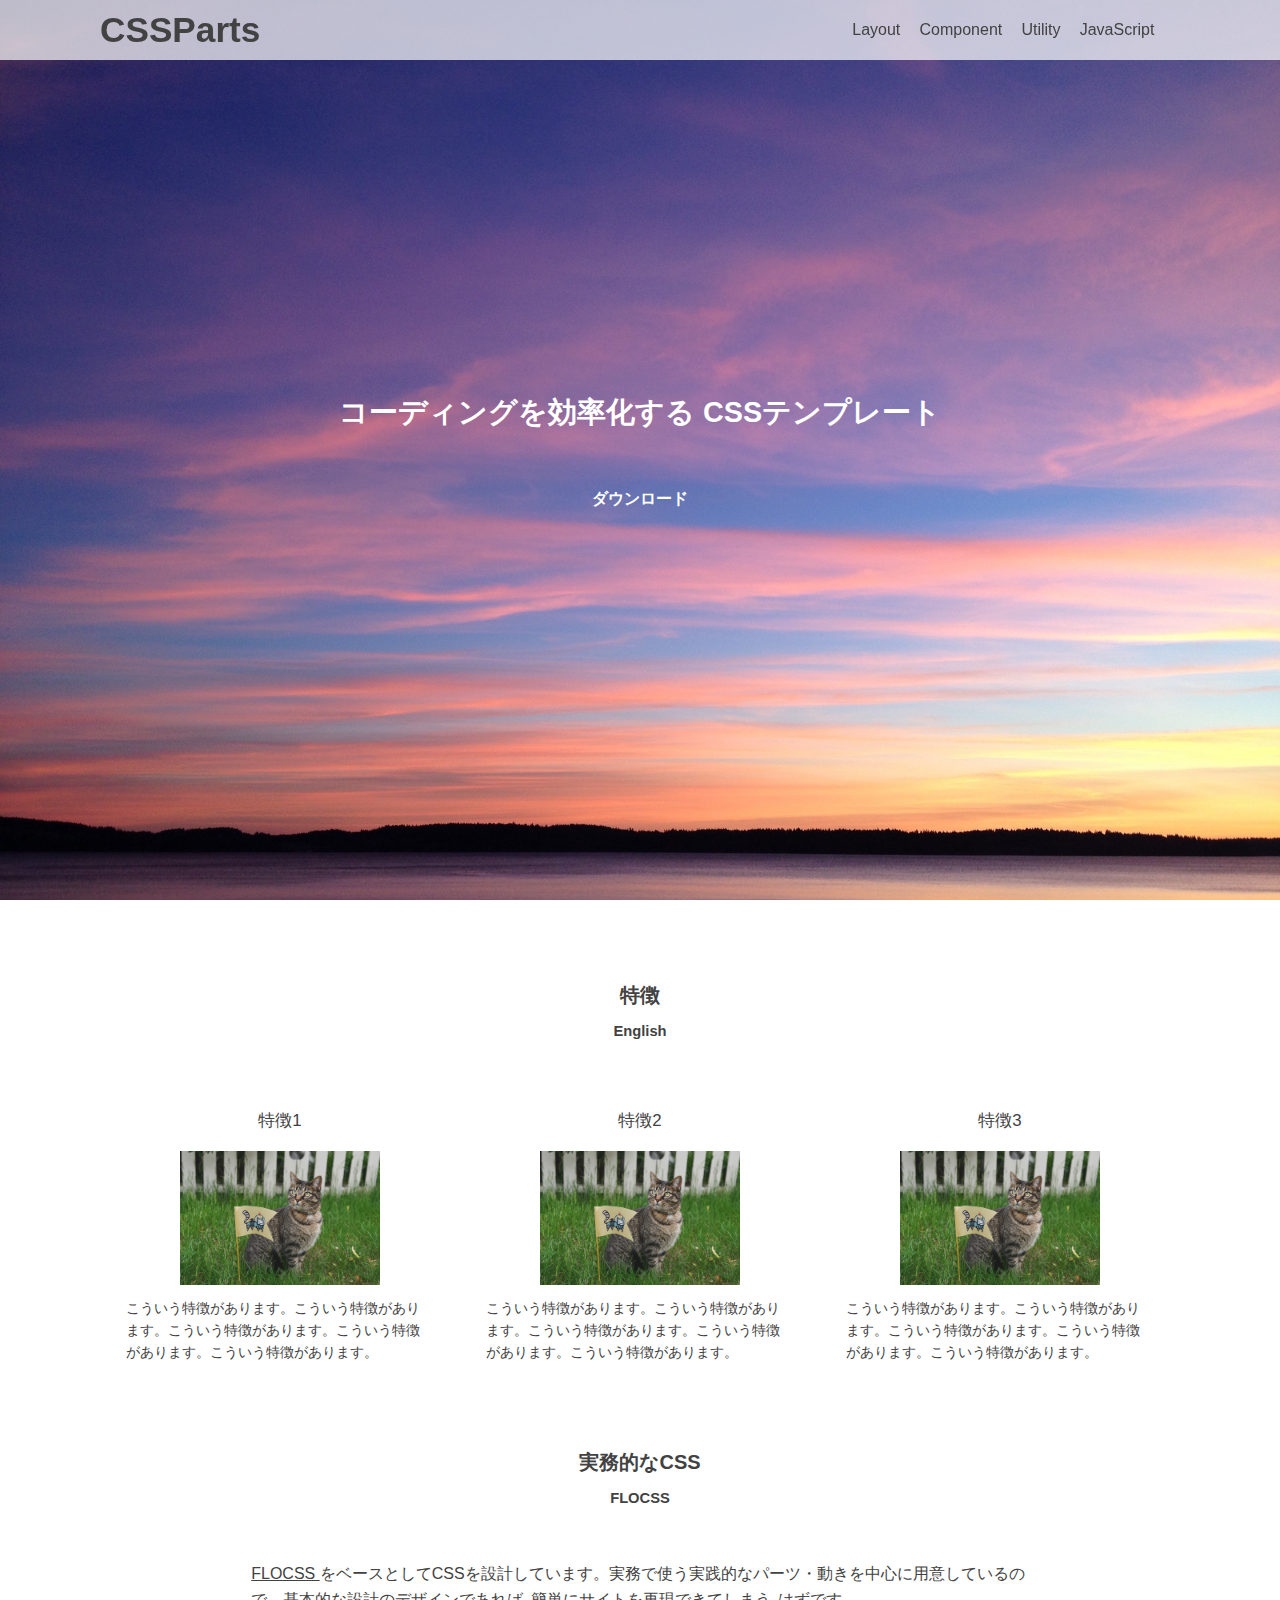
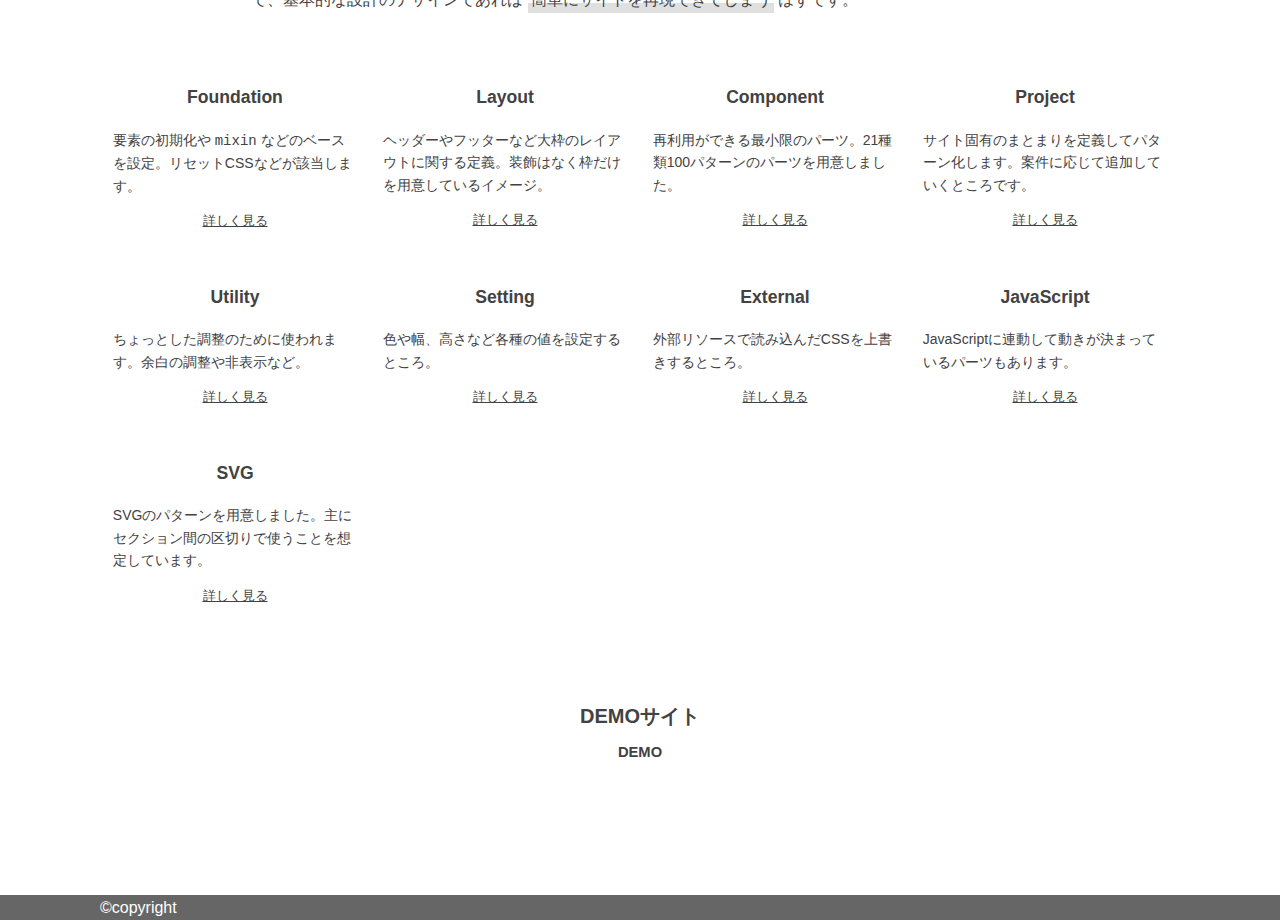
<file: index.html>
<!DOCTYPE html>
<html lang="ja">
  <head>
    <meta charset="UTF-8" />
    <meta name="viewport" content="width=device-width, initial-scale=1.0" />
    <meta http-equiv="X-UA-Compatible" content="ie=edge" />
    <title>CSSParts｜HTMLコーディングを効率化するCSSテンプレート</title>
    <meta
      name="description"
      content="HTMLコーディングを効率化するCSSテンプレート"
    />
    <link
      rel="stylesheet"
      href="src/lib/highlight/tomorrow-night-eighties.css"
    />
    <link rel="stylesheet" href="src/css/style.css" />
    <link
      rel="icon"
      href="https://haniwaman.com/template/src/img/common/favicon.ico"
    />
  </head>

  <body>
    <header class="p-header l-header">
      <div class="l-inner">
        <div class="l-row l-row--middle">
          <div class="e-logo u-mr-auto"><a href="index.html">CSSParts</a></div>
          <!-- /e-logo -->
          <nav class="e-nav">
            <ul class="c-navigation">
              <li><a href="layout/index.html">Layout</a></li>
              <li><a href="component/index.html">Component</a></li>
              <li><a href="utility/index.html">Utility</a></li>
              <li><a href="javascript/index.html">JavaScript</a></li>
            </ul>
          </nav>
          <!-- /e-nav -->
          <nav class="e-drawer">
            <div class="c-drawer">
              <div
                class="c-drawer__icon js-drawer for-drawer-header"
                data-target="for-drawer-header"
              >
                <div class="c-drawer__bars">
                  <span class="c-drawer__bar"></span>
                  <span class="c-drawer__bar"></span>
                  <span class="c-drawer__bar"></span>
                </div>
              </div>
              <div class="c-drawer__close js-drawer for-drawer-header"></div>
              <div class="c-drawer__content for-drawer-header">
                <ul class="c-list">
                  <li><a href="foundation/index.html">Foundation</a></li>
                  <li><a href="layout/index.html">Layout</a></li>
                  <li><a href="component/index.html">Component</a></li>
                  <li><a href="project/index.html">Project</a></li>
                  <li><a href="utility/index.html">Utility</a></li>
                  <li><a href="setting/index.html">Setting</a></li>
                  <li><a href="external/index.html">External</a></li>
                  <li><a href="javascript/index.html">JavaScript</a></li>
                </ul>
              </div>
            </div>
          </nav>
          <!-- /e-drawer -->
        </div>
        <!-- /l-row -->
      </div>
      <!-- /l-inner -->
    </header>
    <!-- /l-header -->

    <div class="p-mainvisual c-mainvisual c-mainvisual--hero">
      <div class="c-mainvisual__content">
        <div class="c-mainvisual__title e-title">
          コーディングを効率化する
          <br class="u-hidden-pc" />
          CSSテンプレート
        </div>
        <div class="e-btn">
          <a
            class="c-btn c-btn--big c-btn--shadow u-hover-scale"
            href="https://github.com/haniwaman/parts"
            target="_blank"
          >
            ダウンロード
          </a>
        </div>
      </div>
    </div>
    <!-- /c-mainvisual -->

    <main class="p-main">
      <div class="l-section p-about">
        <div class="l-inner">
          <div class="c-section-head">
            <div class="c-section-title">特徴</div>
            <div class="c-section-lead">English</div>
          </div>
          <!-- /c-section-head -->

          <div class="l-row l-row--padding">
            <div class="l-row__col l-row__col12 l-row__col04-tab">
              <div class="p-about-item">
                <div class="e-title">特徴1</div>
                <div class="e-img">
                  <img src="src/img/cat.jpg" alt="" width="200" />
                </div>
                <div class="e-excerpt">
                  こういう特徴があります。こういう特徴があります。こういう特徴があります。こういう特徴があります。こういう特徴があります。
                </div>
              </div>
            </div>
            <div class="l-row__col l-row__col12 l-row__col04-tab">
              <div class="p-about-item">
                <div class="e-title">特徴2</div>
                <div class="e-img">
                  <img src="src/img/cat.jpg" alt="" width="200" />
                </div>
                <div class="e-excerpt">
                  こういう特徴があります。こういう特徴があります。こういう特徴があります。こういう特徴があります。こういう特徴があります。
                </div>
              </div>
            </div>
            <div class="l-row__col l-row__col12 l-row__col04-tab">
              <div class="p-about-item">
                <div class="e-title">特徴3</div>
                <div class="e-img">
                  <img src="src/img/cat.jpg" alt="" width="200" />
                </div>
                <div class="e-excerpt">
                  こういう特徴があります。こういう特徴があります。こういう特徴があります。こういう特徴があります。こういう特徴があります。
                </div>
              </div>
              <!-- /p-about-item -->
            </div>
          </div>
        </div>
        <!-- /l-inner -->
      </div>
      <!-- /l-section -->

      <!-- p-flocss -->
      <section class="l-section p-flocss">
        <div class="l-inner">
          <div class="c-section-head">
            <h2 class="c-section-title">実務的なCSS</h2>
            <div class="c-section-lead">FLOCSS</div>
          </div>
          <!-- /c-section-head -->

          <div class="e-lead">
            <a href="https://github.com/hiloki/flocss" target="_blank">
              FLOCSS
            </a>
            をベースとしてCSSを設計しています。実務で使う実践的なパーツ・動きを中心に用意しているので、基本的な設計のデザインであれば
            <span class="c-marker c-marker--thin">
              簡単にサイトを再現できてしまう
            </span>
            はずです。
          </div>
          <!-- /e-lead -->

          <div class="l-row l-row--padding">
            <div class="l-row__col l-row__col06 l-row__col03-tab">
              <div class="p-flocss-item">
                <div class="e-title">Foundation</div>
                <p class="e-excerpt">
                  要素の初期化や
                  <code>mixin</code>
                  などのベースを設定。リセットCSSなどが該当します。
                </p>
                <div class="e-link">
                  <a href="foundation/index.html">詳しく見る</a>
                </div>
              </div>
              <!-- /p-flocss-item -->
            </div>
            <!-- /l-row__col -->
            <div class="l-row__col l-row__col06 l-row__col03-tab">
              <div class="p-flocss-item">
                <div class="e-title">Layout</div>
                <p class="e-excerpt">
                  ヘッダーやフッターなど大枠のレイアウトに関する定義。装飾はなく枠だけを用意しているイメージ。
                </p>
                <div class="e-link">
                  <a href="layout/index.html">詳しく見る</a>
                </div>
              </div>
              <!-- /p-flocss-item -->
            </div>
            <!-- /l-row__col -->
            <div class="l-row__col l-row__col06 l-row__col03-tab">
              <div class="p-flocss-item">
                <div class="e-title">Component</div>
                <p class="e-excerpt">
                  再利用ができる最小限のパーツ。21種類100パターンのパーツを用意しました。
                </p>
                <div class="e-link">
                  <a href="component/index.html">詳しく見る</a>
                </div>
              </div>
              <!-- /p-flocss-item -->
            </div>
            <!-- /l-row__col -->
            <div class="l-row__col l-row__col06 l-row__col03-tab">
              <div class="p-flocss-item">
                <div class="e-title">Project</div>
                <p class="e-excerpt">
                  サイト固有のまとまりを定義してパターン化します。案件に応じて追加していくところです。
                </p>
                <div class="e-link">
                  <a href="project/index.html">詳しく見る</a>
                </div>
              </div>
              <!-- /p-flocss-item -->
            </div>
            <!-- /l-row__col -->
            <div class="l-row__col l-row__col06 l-row__col03-tab">
              <div class="p-flocss-item">
                <div class="e-title">Utility</div>
                <p class="e-excerpt">
                  ちょっとした調整のために使われます。余白の調整や非表示など。
                </p>
                <div class="e-link">
                  <a href="utility/index.html">詳しく見る</a>
                </div>
              </div>
              <!-- /p-flocss-item -->
            </div>
            <!-- /l-row__col -->
            <div class="l-row__col l-row__col06 l-row__col03-tab">
              <div class="p-flocss-item">
                <div class="e-title">Setting</div>
                <p class="e-excerpt">
                  色や幅、高さなど各種の値を設定するところ。
                </p>
                <div class="e-link">
                  <a href="setting/index.html">詳しく見る</a>
                </div>
              </div>
              <!-- /p-flocss-item -->
            </div>
            <!-- /l-row__col -->
            <div class="l-row__col l-row__col06 l-row__col03-tab">
              <div class="p-flocss-item">
                <div class="e-title">External</div>
                <p class="e-excerpt">
                  外部リソースで読み込んだCSSを上書きするところ。
                </p>
                <div class="e-link">
                  <a href="external/index.html">詳しく見る</a>
                </div>
              </div>
              <!-- /p-flocss-item -->
            </div>
            <!-- /l-row__col -->
            <div class="l-row__col l-row__col06 l-row__col03-tab">
              <div class="p-flocss-item">
                <div class="e-title">JavaScript</div>
                <p class="e-excerpt">
                  JavaScriptに連動して動きが決まっているパーツもあります。
                </p>
                <div class="e-link">
                  <a href="javascript/index.html">詳しく見る</a>
                </div>
              </div>
              <!-- /p-flocss-item -->
            </div>
            <!-- /l-row__col -->
            <div class="l-row__col l-row__col06 l-row__col03-tab">
              <div class="p-flocss-item">
                <div class="e-title">SVG</div>
                <p class="e-excerpt">
                  SVGのパターンを用意しました。主にセクション間の区切りで使うことを想定しています。
                </p>
                <div class="e-link">
                  <a href="svg/index.html">詳しく見る</a>
                </div>
              </div>
              <!-- /p-flocss-item -->
            </div>
            <!-- /l-row__col -->
          </div>
          <!-- /l-row -->
        </div>
        <!-- /l-inner -->
      </section>
      <!-- /p-flocss -->

      <!-- p-demo -->
      <section class="l-section p-demo">
        <div class="l-inner">
          <div class="c-section-head">
            <h2 class="c-section-title">DEMOサイト</h2>
            <div class="c-section-lead">DEMO</div>
          </div>
          <!-- /c-section-head -->
        </div>
        <!-- /l-inner -->
      </section>
      <!-- /l-section -->
    </main>

    <footer class="l-footer">
      <div class="l-inner">
        <div class="p-copy">&copy;copyright</div>
      </div>
    </footer>

    <div class="c-floating js-floating">
      <a href="#" class="">
        <div class="c-icon-arrow-top p-icon-arrow-top"><span></span></div>
      </a>
    </div>

    <div class="c-loading">
      <div class="c-loading__content">loading...</div>
    </div>

    <script src="https://code.jquery.com/jquery-3.4.1.min.js"></script>
    <script src="src/lib/stickyfill/stickyfill.min-var=2.0.5.js"></script>
    <script src="src/lib/intersection-observer/intersection-observer.js"></script>
    <script src="src/lib/highlight/highlight.pack.js"></script>
    <script src="src/js/script-var=1.0.0.js"></script>
    <script src="src/js/my-var=1.0.0.js"></script>
  </body>
</html>
</file>
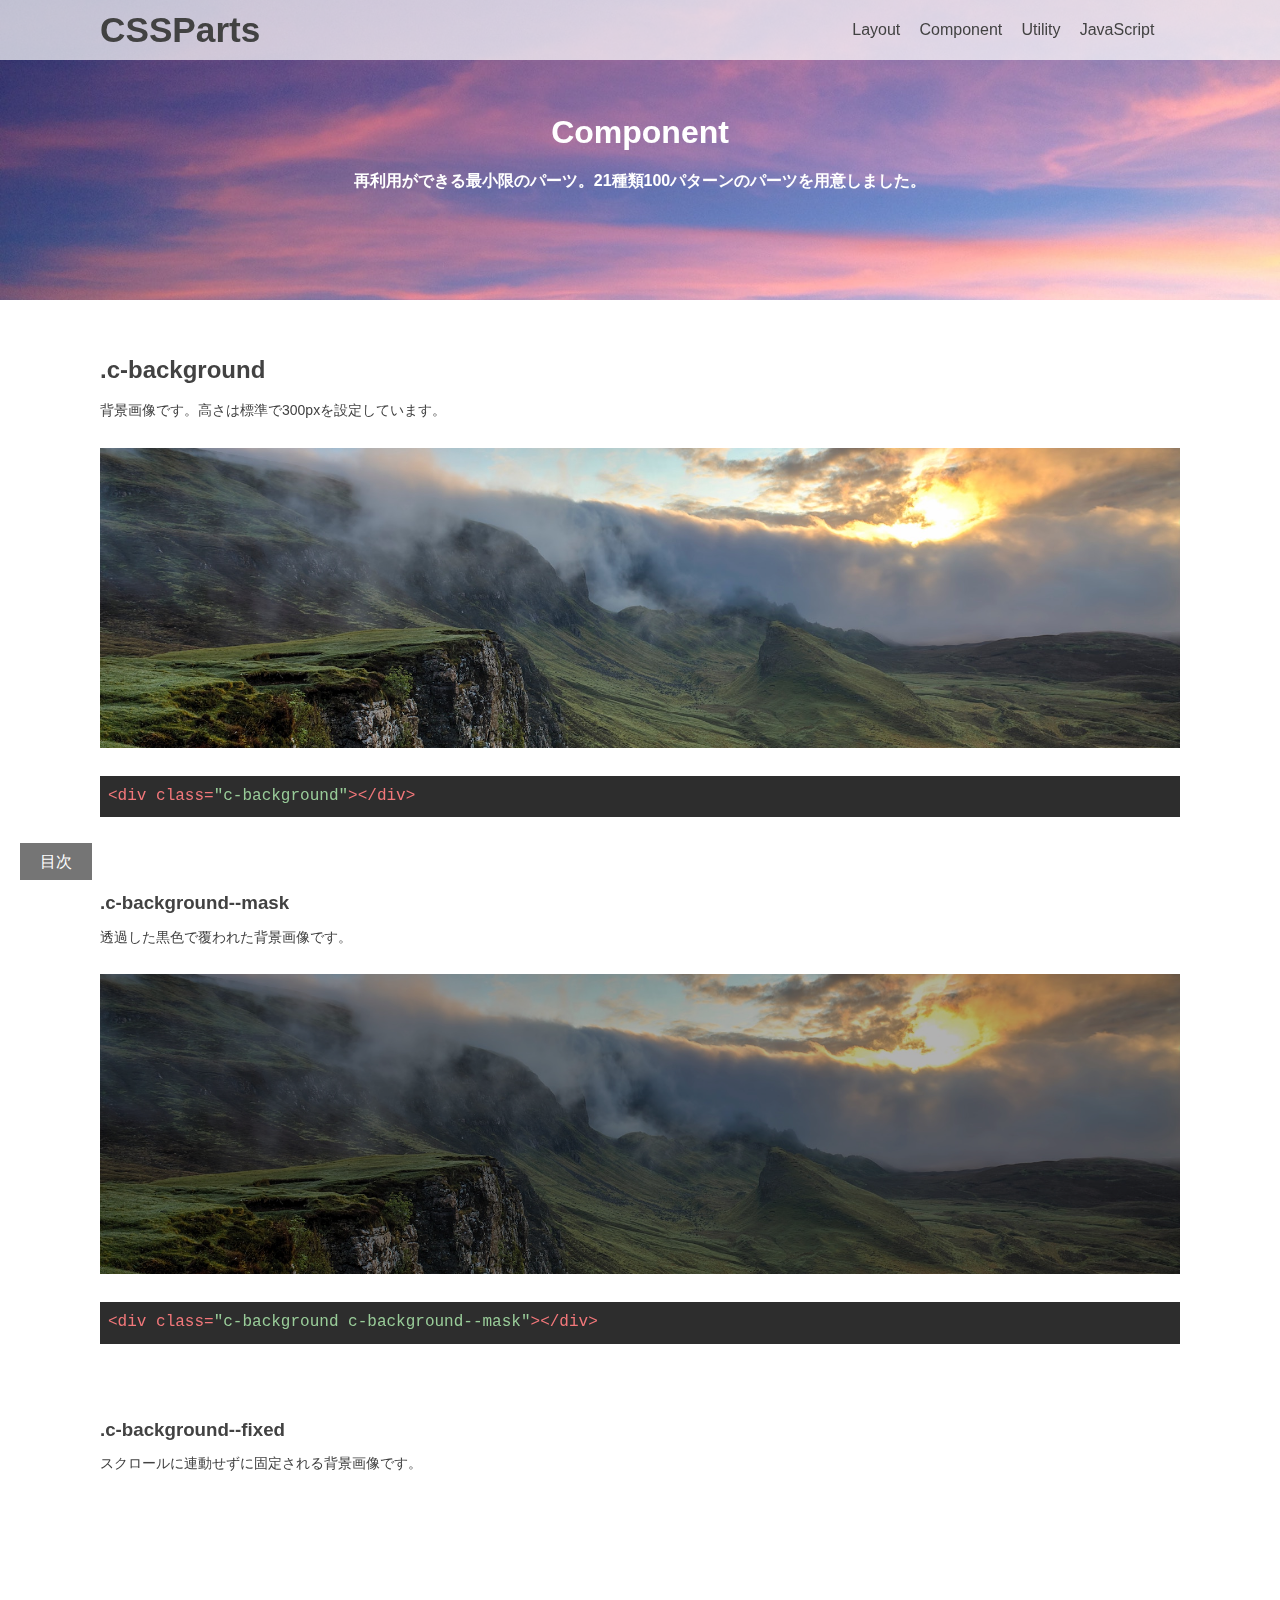
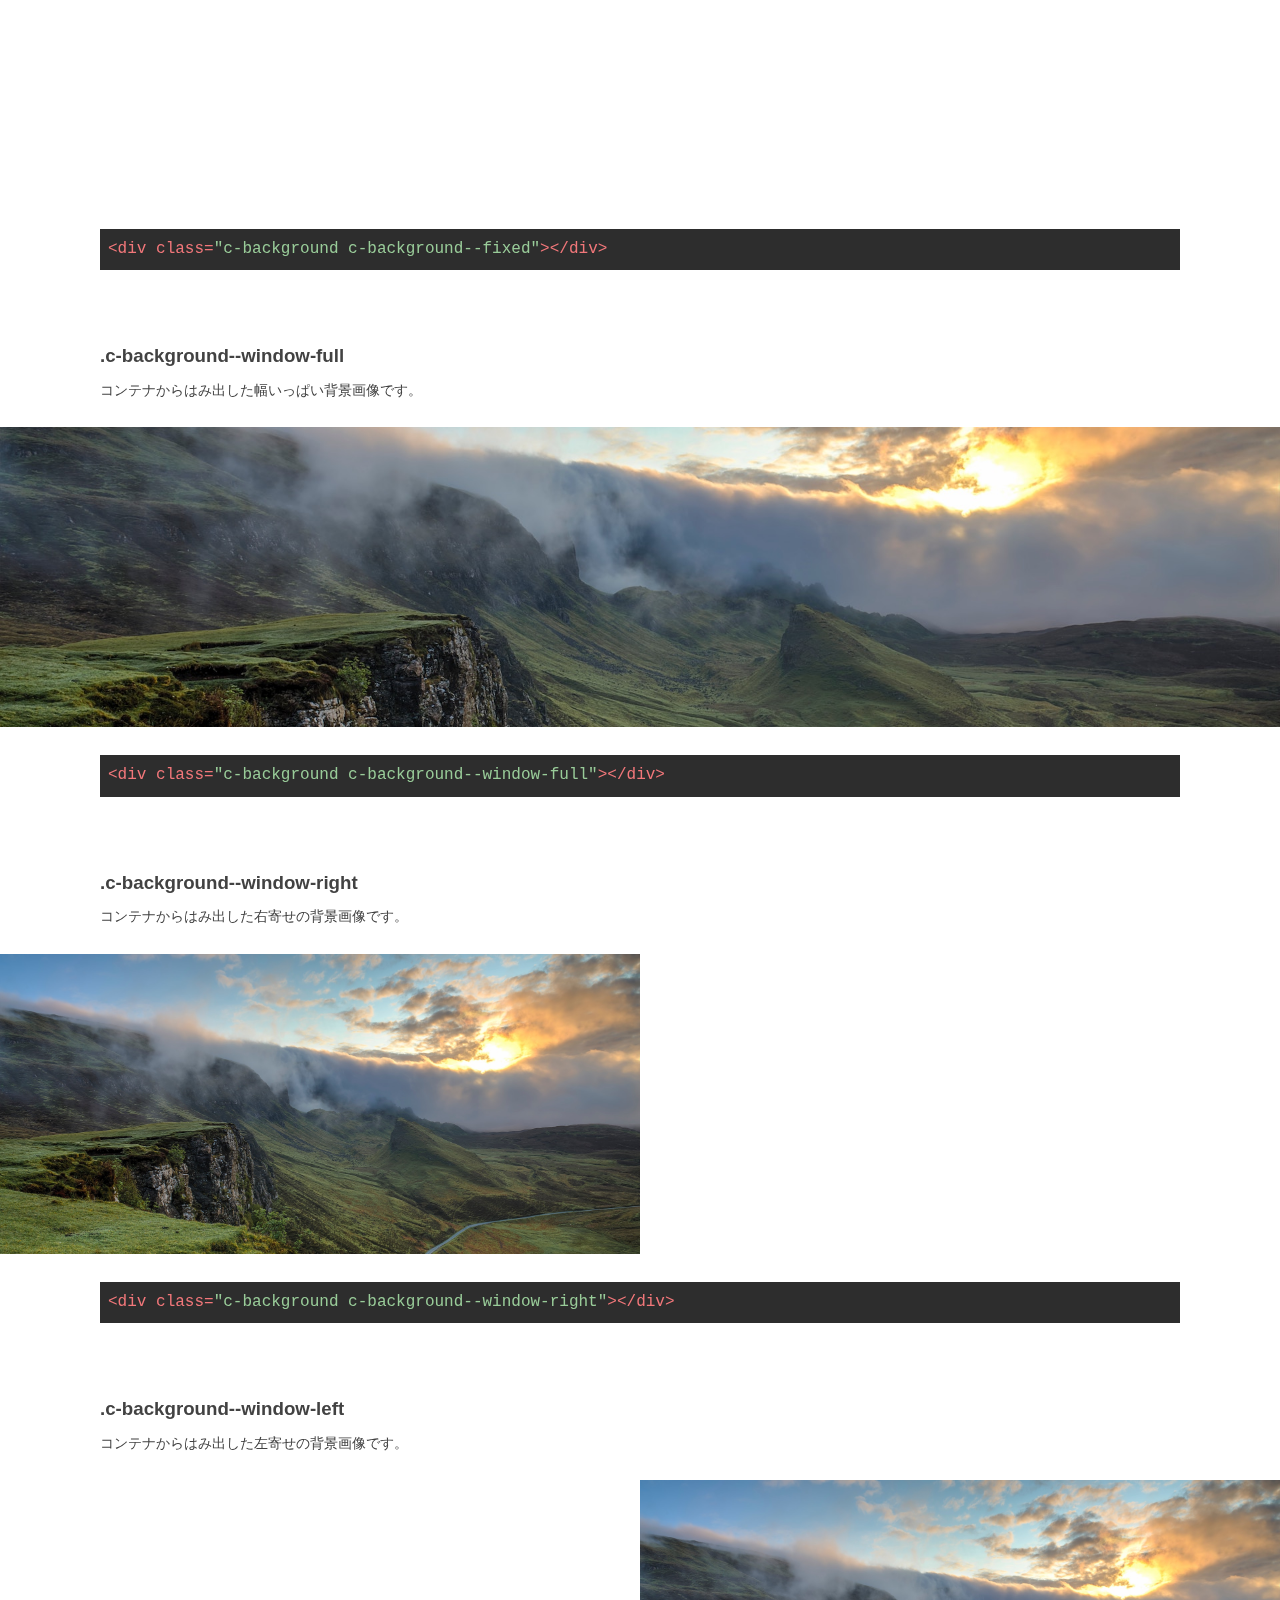
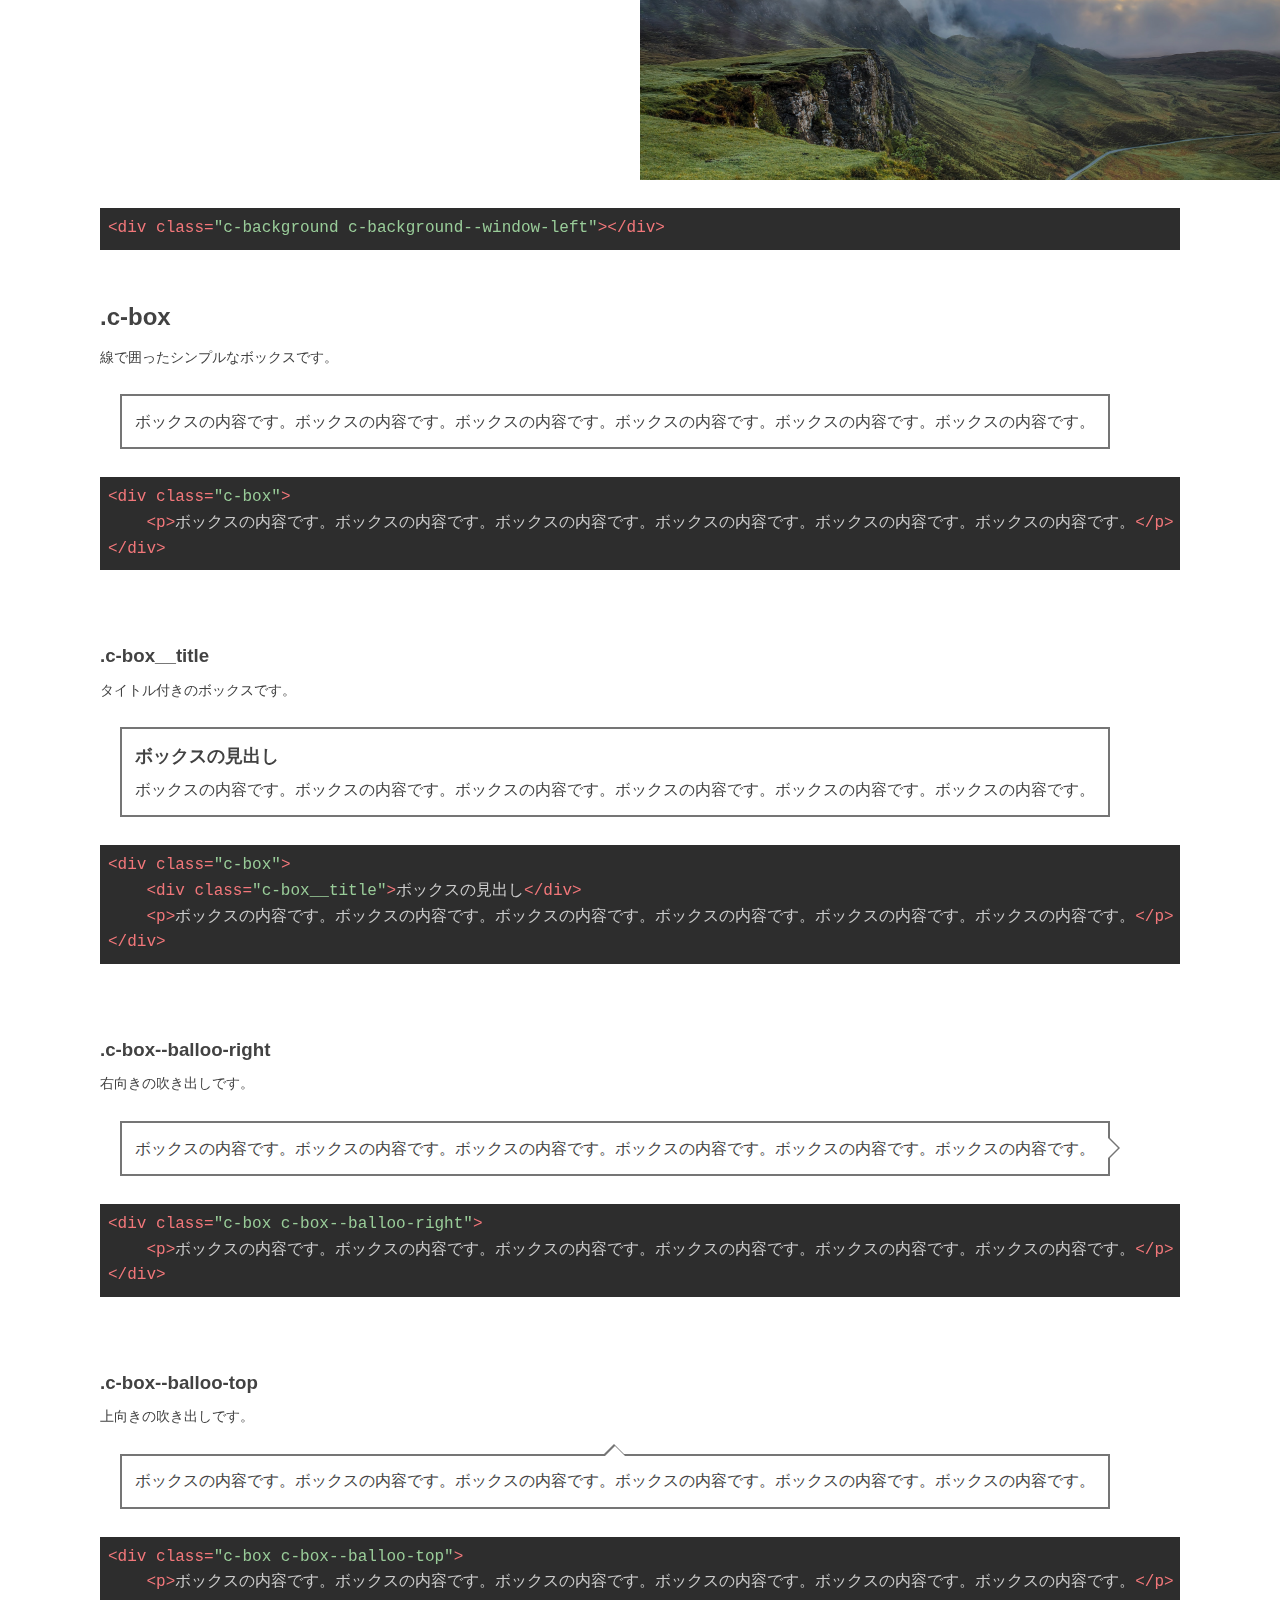
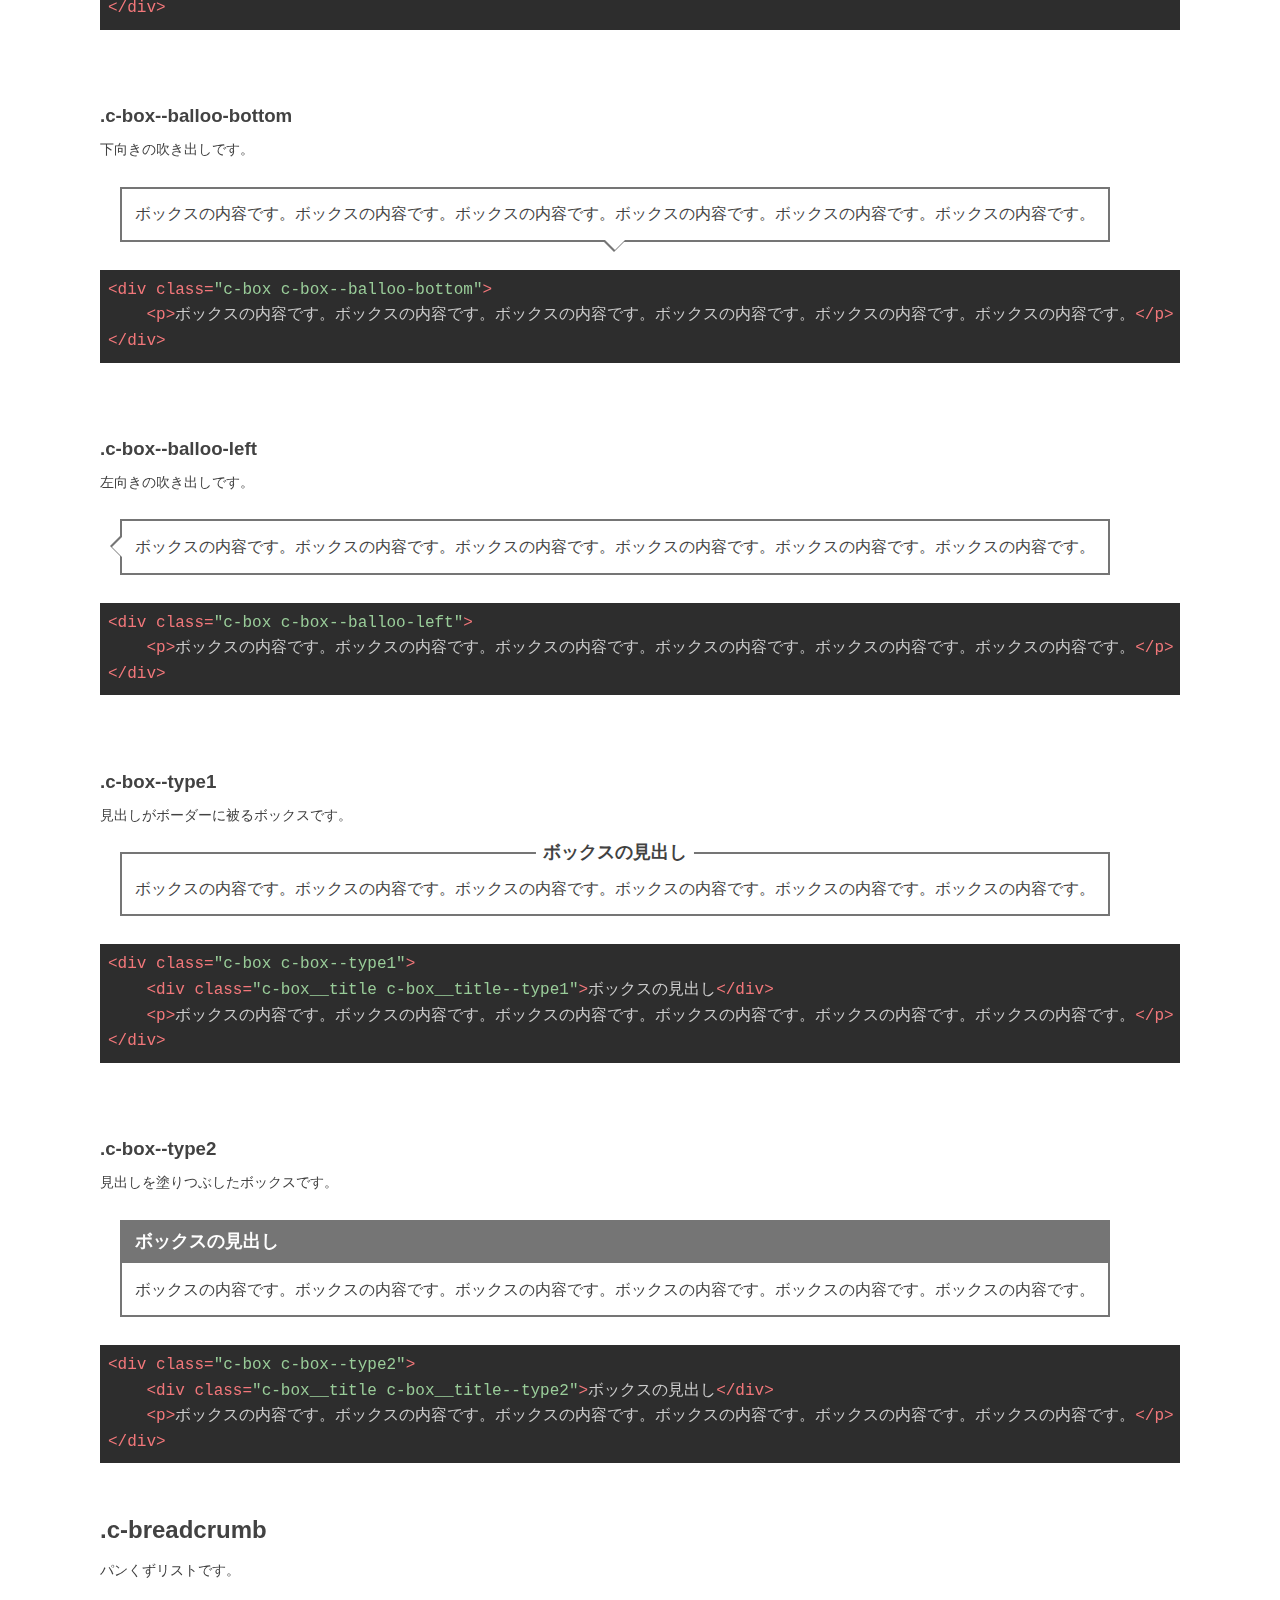
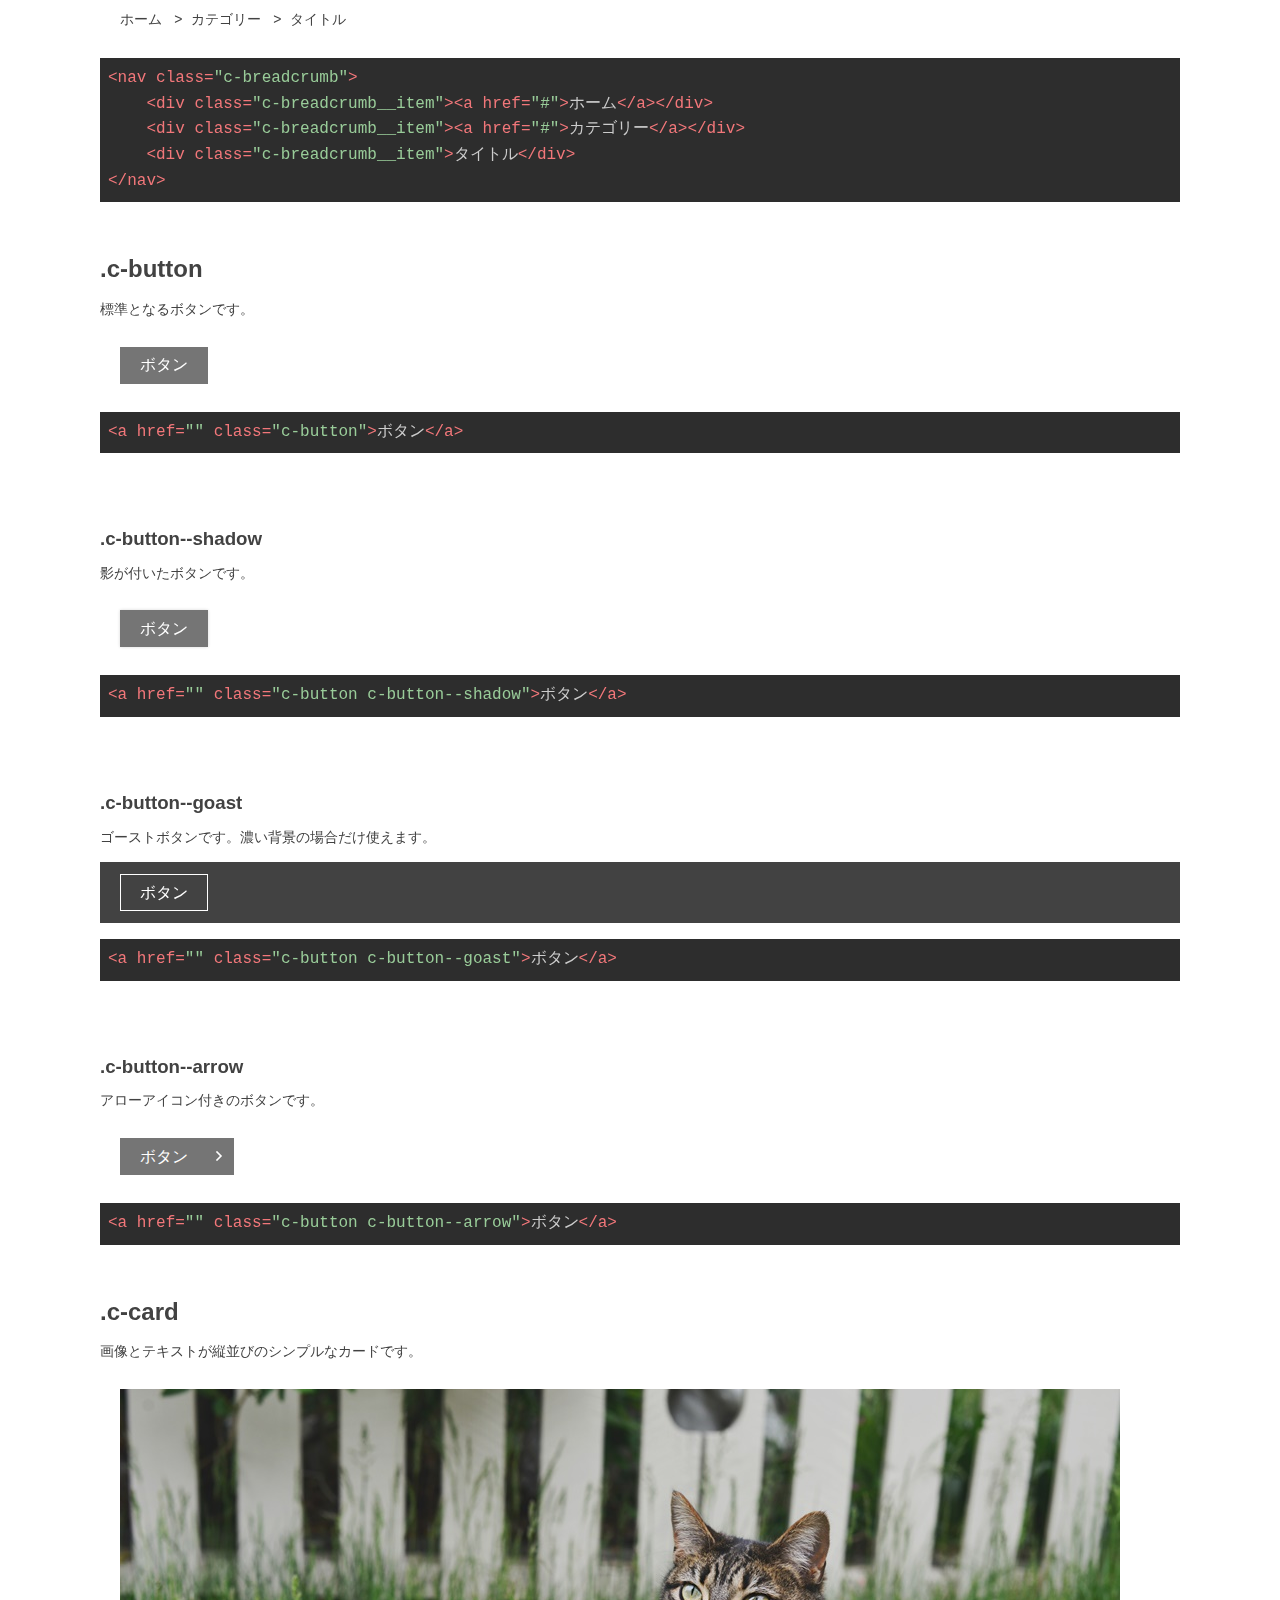
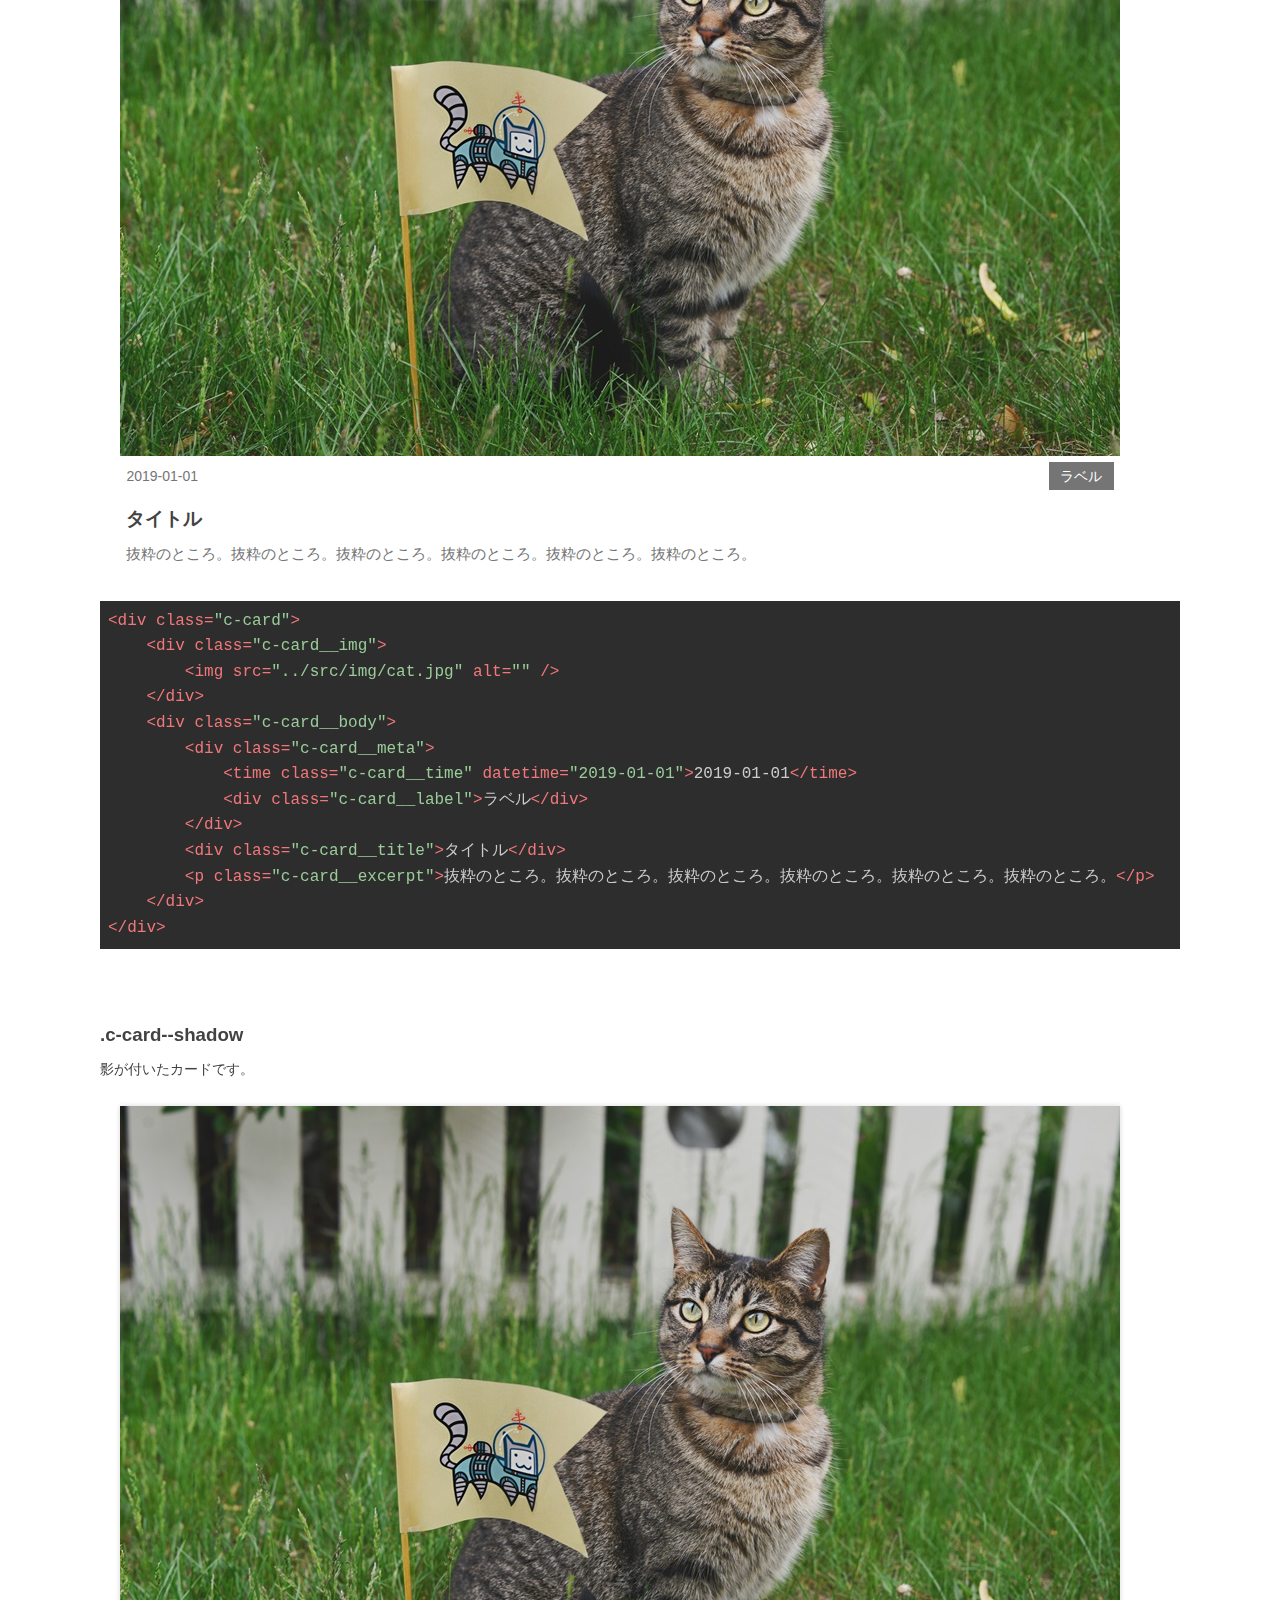
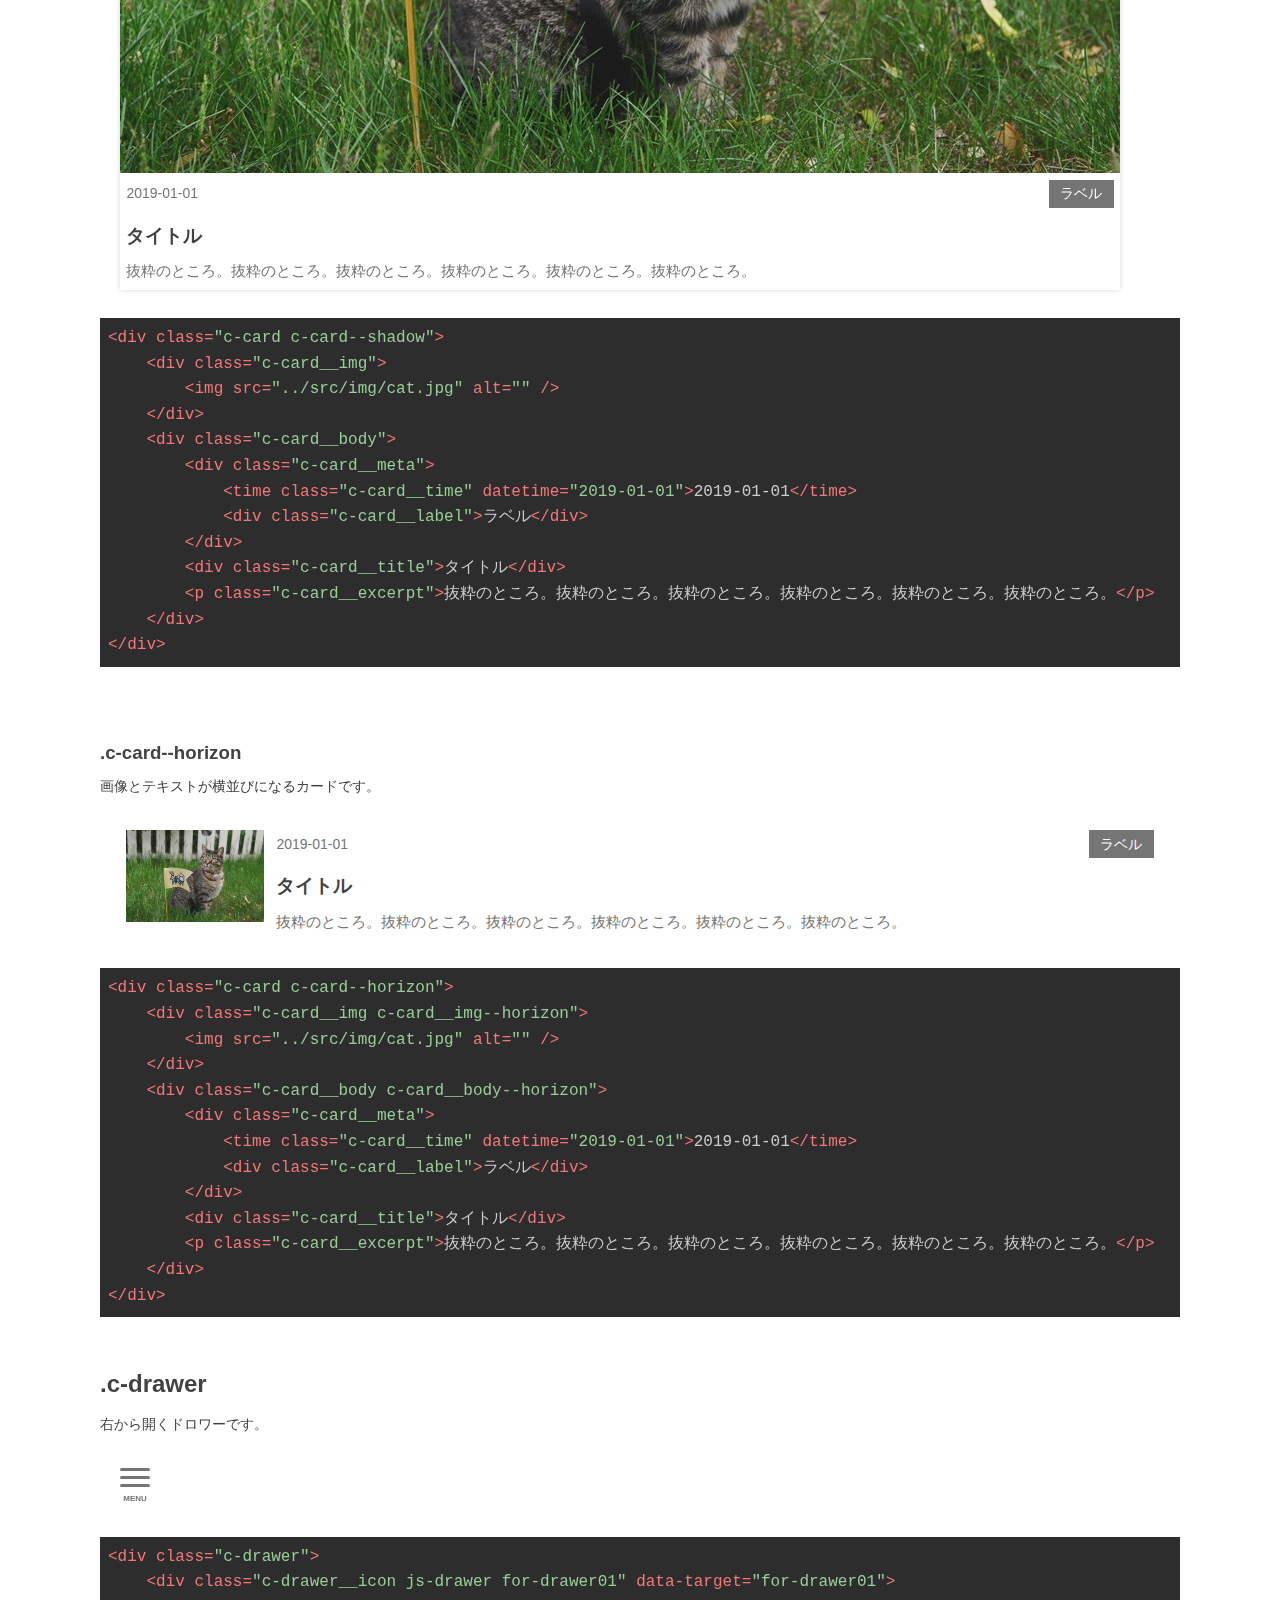
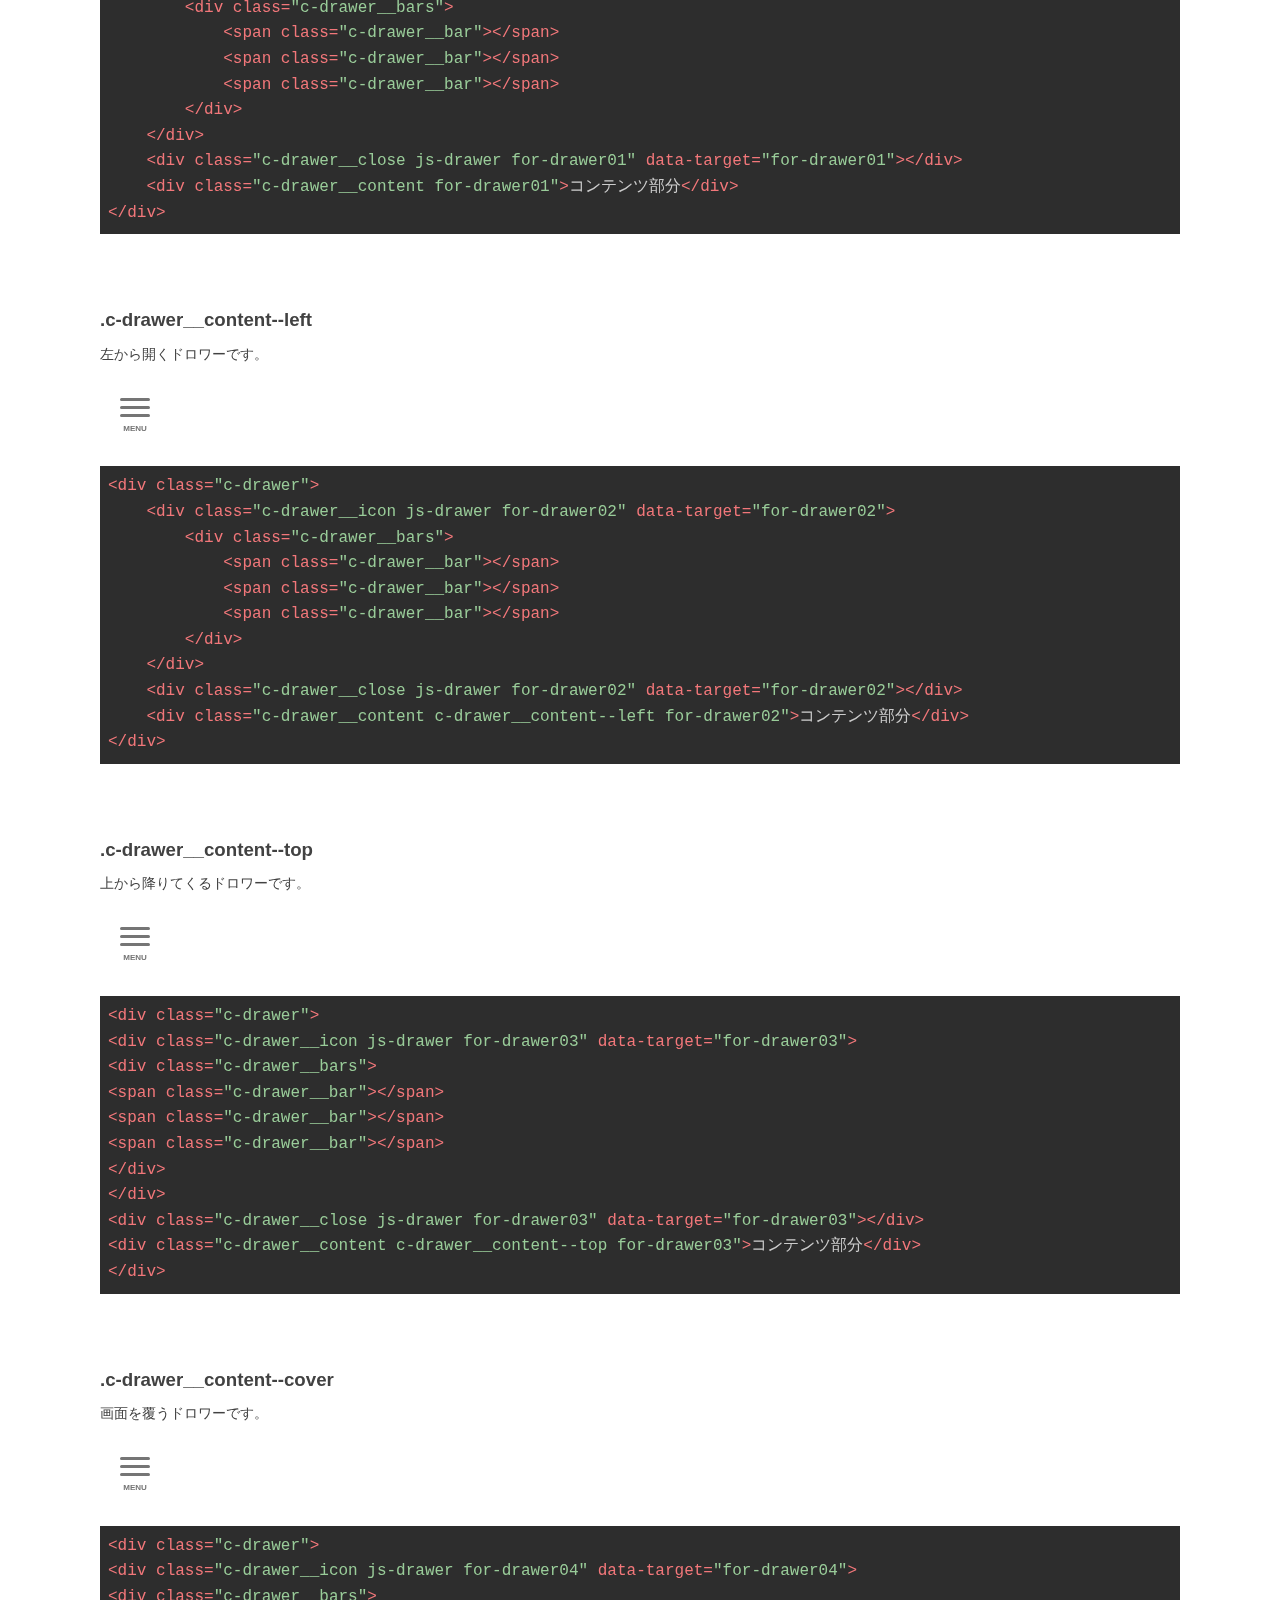
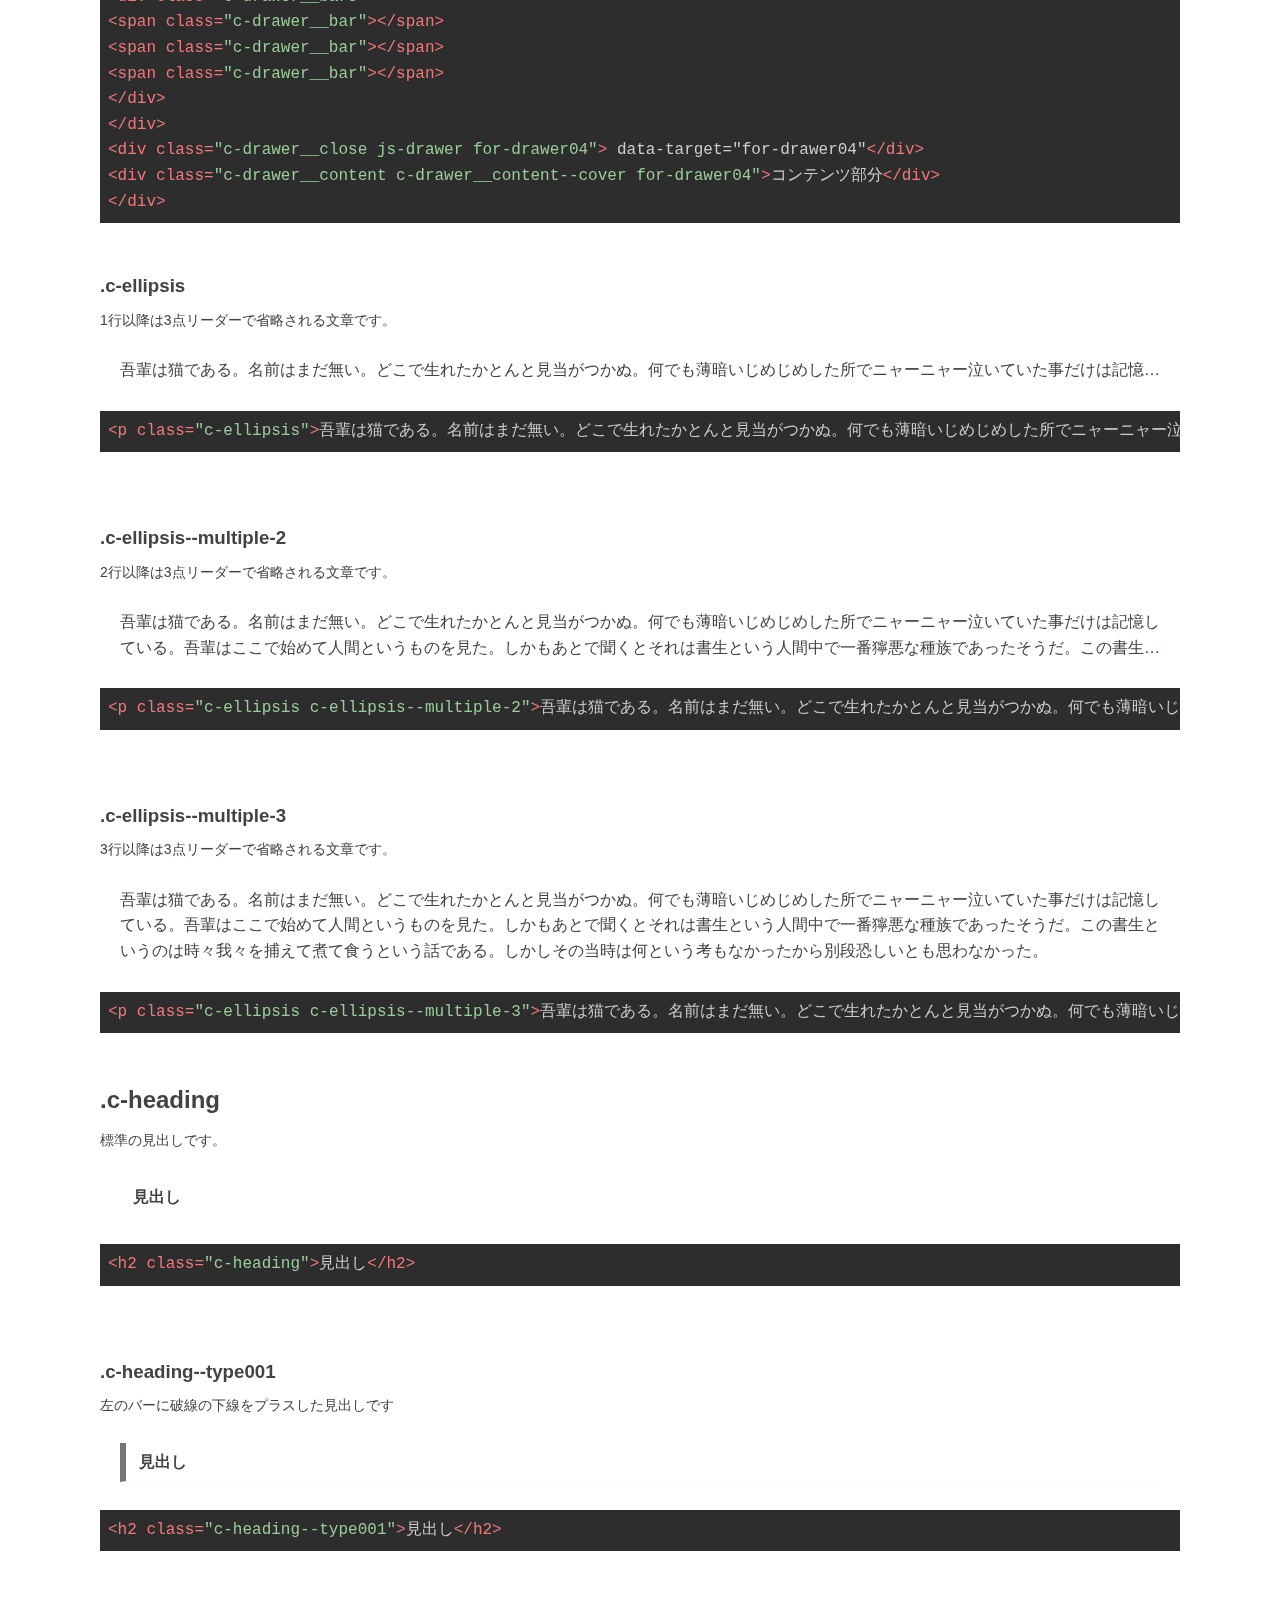
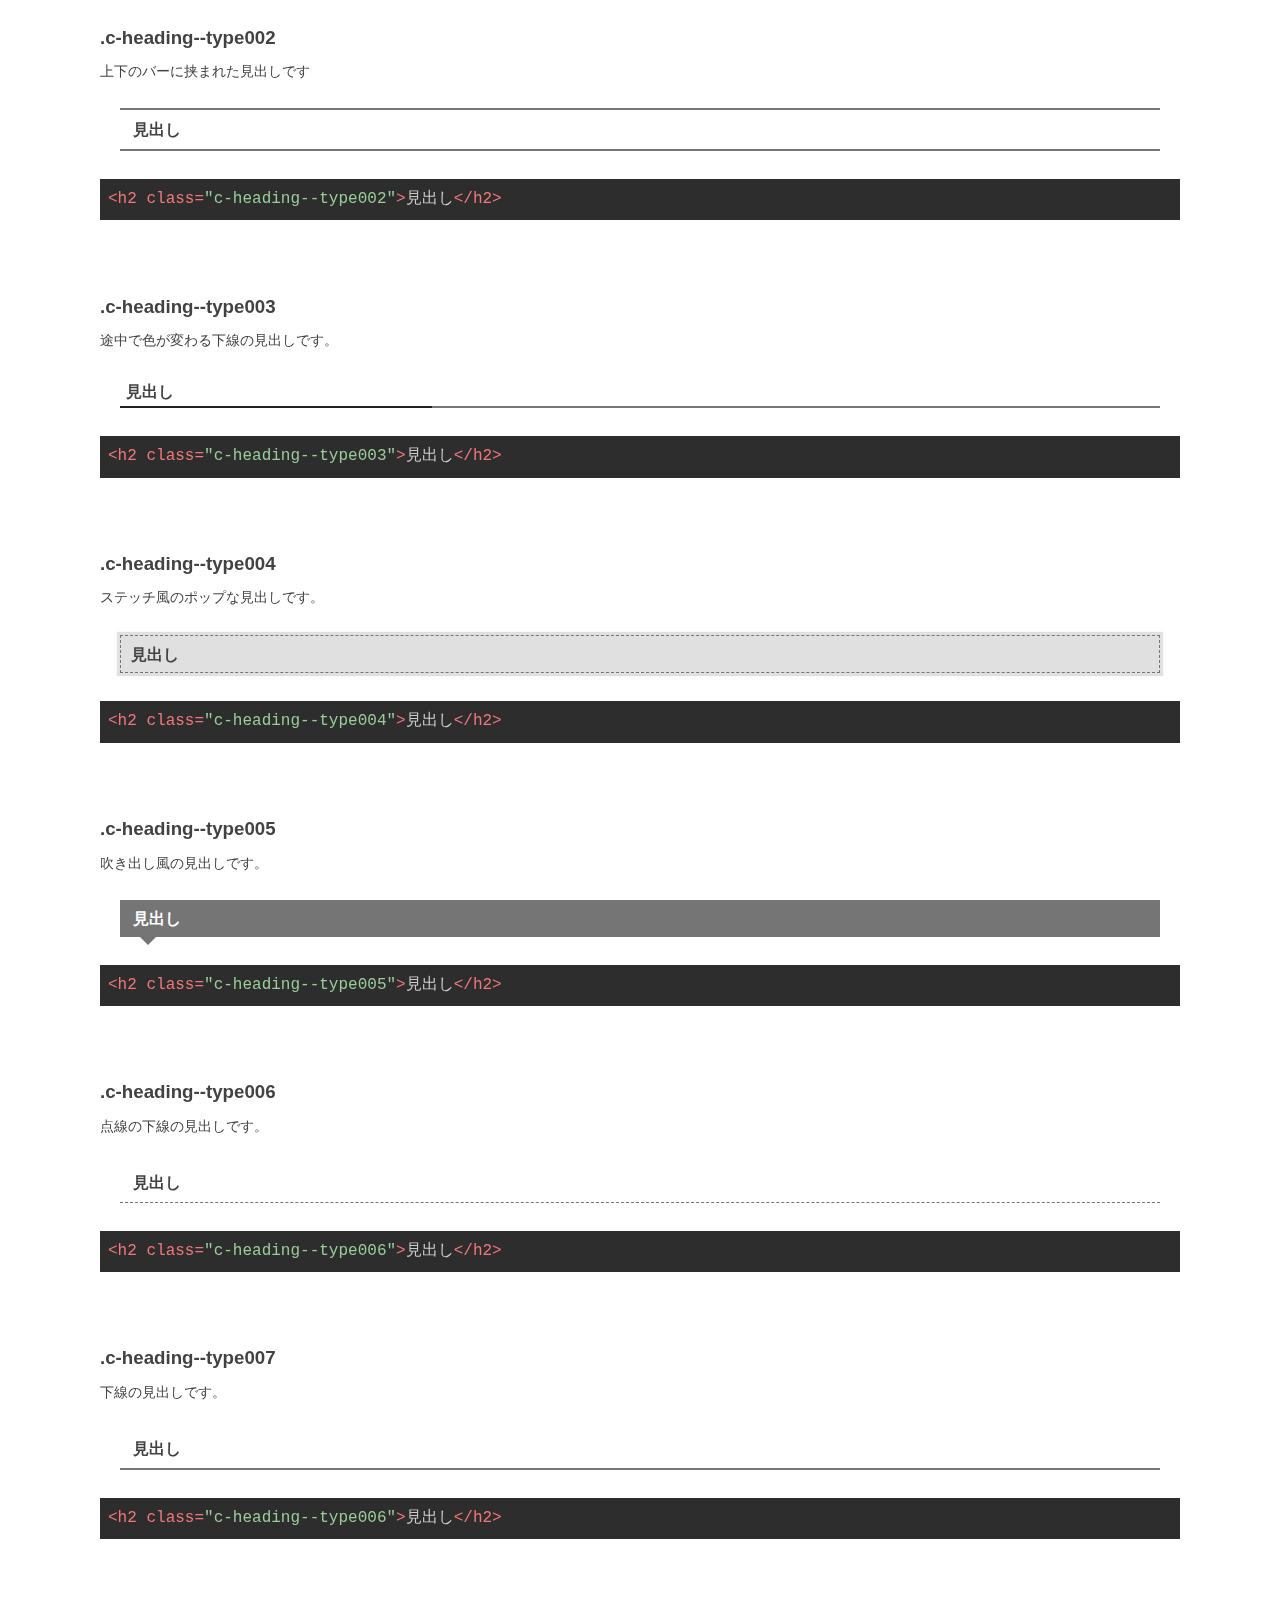
<file: component/index.html>
<!DOCTYPE html>
<html lang="ja">
  <head>
    <meta charset="UTF-8" />
    <meta name="viewport" content="width=device-width, initial-scale=1.0" />
    <meta http-equiv="X-UA-Compatible" content="ie=edge" />
    <title>Component｜CSSParts</title>
    <meta
      name="description"
      content="HTMLコーディングを効率化するテンプレート"
    />
    <link
      rel="stylesheet"
      href="../src/lib/highlight/tomorrow-night-eighties.css"
    />
    <link rel="stylesheet" href="../src/css/style.css" />
    <link
      rel="icon"
      href="https://haniwaman.com/template/src/img/common/favicon.ico"
    />
  </head>

  <body>
    <header class="p-header l-header">
      <div class="l-inner">
        <div class="l-row l-row--middle">
          <div class="e-logo u-mr-auto">
            <a href="../index.html">CSSParts</a>
          </div>
          <!-- /e-logo -->
          <nav class="e-nav">
            <ul class="c-navigation">
              <li><a href="../layout/index.html">Layout</a></li>
              <li><a href="index.html">Component</a></li>
              <li><a href="../utility/index.html">Utility</a></li>
              <li><a href="../javascript/index.html">JavaScript</a></li>
            </ul>
          </nav>
          <!-- /e-nav -->
          <nav class="e-drawer">
            <div class="c-drawer">
              <div
                class="c-drawer__icon js-drawer for-drawer-header"
                data-target="for-drawer-header"
              >
                <div class="c-drawer__bars">
                  <span class="c-drawer__bar"></span>
                  <span class="c-drawer__bar"></span>
                  <span class="c-drawer__bar"></span>
                </div>
              </div>
              <div class="c-drawer__close js-drawer for-drawer-header"></div>
              <div class="c-drawer__content for-drawer-header">
                <ul class="c-list">
                  <li><a href="../foundation/index.html">Foundation</a></li>
                  <li><a href="../layout/index.html">Layout</a></li>
                  <li><a href="index.html">Component</a></li>
                  <li><a href="../project/index.html">Project</a></li>
                  <li><a href="../utility/index.html">Utility</a></li>
                  <li><a href="../setting/index.html">Setting</a></li>
                  <li><a href="../external/index.html">External</a></li>
                  <li><a href="../javascript/index.html">JavaScript</a></li>
                </ul>
              </div>
            </div>
          </nav>
          <!-- /e-drawer -->
        </div>
        <!-- /l-row -->
      </div>
      <!-- /l-inner -->
    </header>
    <!-- /l-header -->

    <div class="c-mainvisual">
      <div class="c-mainvisual__content">
        <div class="c-mainvisual__title">Component</div>
        <div class="c-mainvisual__lead">
          再利用ができる最小限のパーツ。21種類100パターンのパーツを用意しました。
        </div>
      </div>
    </div>

    <nav class="p-toc">
      <div class="c-drawer c-drawer--left">
        <div class="e-title js-drawer c-button">目次</div>
        <div class="c-drawer__close js-drawer"></div>
        <div class="c-drawer__content e-content js-drawer-close">
          <ul class="c-list">
            <li><a href="index.html#a-c-background">.c-background</a></li>
            <li><a href="index.html#a-c-box">.c-box</a></li>
            <li><a href="index.html#a-c-breadcrumb">.c-breadcrumb</a></li>
            <li><a href="index.html#a-c-button">.c-button</a></li>
            <li><a href="index.html#a-c-drawer">.c-drawer</a></li>
            <li><a href="index.html#a-c-file">.c-file</a></li>
            <li><a href="index.html#a-c-heading">.c-heading</a></li>
            <li><a href="index.html#a-c-icon">.c-icon</a></li>
            <li><a href="index.html#a-c-list">.c-list</a></li>
            <li><a href="index.html#a-c-mainvisual">.c-mainvisual</a></li>
            <li><a href="index.html#a-c-marker">.c-marker</a></li>
            <li><a href="index.html#a-c-modal">.c-modal</a></li>
            <li><a href="index.html#a-c-navigation">.c-navigation</a></li>
            <li><a href="index.html#a-c-radio">.c-radio</a></li>
            <li><a href="index.html#a-c-section-head">.c-section-head</a></li>
            <li><a href="index.html#a-c-select">.c-select</a></li>
            <li><a href="index.html#a-c-tab">.c-tab</a></li>
            <li><a href="index.html#a-c-table">.c-table</a></li>
            <li><a href="index.html#a-c-text">.c-text</a></li>
            <li><a href="index.html#a-c-textarea">.c-textarea</a></li>
            <li><a href="index.html#a-c-accordion">.c-accordion</a></li>
            <li><a href="index.html#a-c-grid">.c-grid</a></li>
            <li><a href="index.html#a-c-grid">.c-loading</a></li>
          </ul>
        </div>
      </div>
    </nav>

    <main class="p-main">
      <div class="l-inner">
        <section class="p-component">
          <h2 id="a-c-background" class="e-title-block">.c-background</h2>
          <p class="e-introduction">
            背景画像です。高さは標準で300pxを設定しています。
          </p>

          <div class="p-preview e-preview u-px-0">
            <div class="c-background"></div>
          </div>
          <pre
            class="p-code"
          ><code class="html">&lt;div class=&quot;c-background&quot;&gt;&lt;/div&gt;</code></pre>

          <h3 class="e-title-modify">.c-background--mask</h3>
          <p class="e-introduction">透過した黒色で覆われた背景画像です。</p>

          <div class="p-preview e-preview u-px-0">
            <div class="c-background c-background--mask"></div>
          </div>
          <pre
            class="p-code"
          ><code class="html">&lt;div class=&quot;c-background c-background--mask&quot;&gt;&lt;/div&gt;</code></pre>

          <h3 class="e-title-modify">.c-background--fixed</h3>
          <p class="e-introduction">
            スクロールに連動せずに固定される背景画像です。
          </p>

          <div class="p-preview e-preview u-px-0">
            <div class="c-background c-background--fixed"></div>
          </div>
          <pre
            class="p-code"
          ><code class="html">&lt;div class=&quot;c-background c-background--fixed&quot;&gt;&lt;/div&gt;</code></pre>

          <h3 class="e-title-modify">.c-background--window-full</h3>
          <p class="e-introduction">
            コンテナからはみ出した幅いっぱい背景画像です。
          </p>

          <div class="p-preview e-preview u-px-0">
            <div class="c-background c-background--window-full"></div>
          </div>
          <pre
            class="p-code"
          ><code class="html">&lt;div class=&quot;c-background c-background--window-full&quot;&gt;&lt;/div&gt;</code></pre>

          <h3 class="e-title-modify">.c-background--window-right</h3>
          <p class="e-introduction">
            コンテナからはみ出した右寄せの背景画像です。
          </p>

          <div class="p-preview e-preview u-px-0">
            <div class="c-background c-background--window-right"></div>
          </div>
          <pre
            class="p-code"
          ><code class="html">&lt;div class=&quot;c-background c-background--window-right&quot;&gt;&lt;/div&gt;</code></pre>

          <h3 class="e-title-modify">.c-background--window-left</h3>
          <p class="e-introduction">
            コンテナからはみ出した左寄せの背景画像です。
          </p>

          <div class="p-preview e-preview u-px-0">
            <div class="c-background c-background--window-left"></div>
          </div>
          <pre
            class="p-code"
          ><code class="html">&lt;div class=&quot;c-background c-background--window-left&quot;&gt;&lt;/div&gt;</code></pre>
        </section>

        <section class="p-component">
          <h2 id="a-c-box" class="e-title-block">.c-box</h2>
          <p class="e-introduction">線で囲ったシンプルなボックスです。</p>

          <div class="p-preview e-preview">
            <div class="c-box">
              <p>
                ボックスの内容です。ボックスの内容です。ボックスの内容です。ボックスの内容です。ボックスの内容です。ボックスの内容です。
              </p>
            </div>
          </div>
          <pre
            class="p-code"
          ><code class="html">&lt;div class=&quot;c-box&quot;&gt;
	&lt;p&gt;ボックスの内容です。ボックスの内容です。ボックスの内容です。ボックスの内容です。ボックスの内容です。ボックスの内容です。&lt;/p&gt;
&lt;/div&gt;</code></pre>

          <h3 class="e-title-modify">.c-box__title</h3>
          <p class="e-introduction">タイトル付きのボックスです。</p>

          <div class="p-preview e-preview">
            <div class="c-box">
              <div class="c-box__title">ボックスの見出し</div>
              <p>
                ボックスの内容です。ボックスの内容です。ボックスの内容です。ボックスの内容です。ボックスの内容です。ボックスの内容です。
              </p>
            </div>
          </div>
          <pre
            class="p-code"
          ><code class="html">&lt;div class=&quot;c-box&quot;&gt;
	&lt;div class=&quot;c-box__title&quot;&gt;ボックスの見出し&lt;/div&gt;
	&lt;p&gt;ボックスの内容です。ボックスの内容です。ボックスの内容です。ボックスの内容です。ボックスの内容です。ボックスの内容です。&lt;/p&gt;
&lt;/div&gt;</code></pre>

          <h3 class="e-title-modify">.c-box--balloo-right</h3>
          <p class="e-introduction">右向きの吹き出しです。</p>

          <div class="p-preview e-preview">
            <div class="c-box c-box--balloo-right">
              <p>
                ボックスの内容です。ボックスの内容です。ボックスの内容です。ボックスの内容です。ボックスの内容です。ボックスの内容です。
              </p>
            </div>
          </div>
          <pre
            class="p-code"
          ><code class="html">&lt;div class=&quot;c-box c-box--balloo-right&quot;&gt;
	&lt;p&gt;ボックスの内容です。ボックスの内容です。ボックスの内容です。ボックスの内容です。ボックスの内容です。ボックスの内容です。&lt;/p&gt;
&lt;/div&gt;</code></pre>

          <h3 class="e-title-modify">.c-box--balloo-top</h3>
          <p class="e-introduction">上向きの吹き出しです。</p>

          <div class="p-preview e-preview">
            <div class="c-box c-box--balloo-top">
              <p>
                ボックスの内容です。ボックスの内容です。ボックスの内容です。ボックスの内容です。ボックスの内容です。ボックスの内容です。
              </p>
            </div>
          </div>
          <pre
            class="p-code"
          ><code class="html">&lt;div class=&quot;c-box c-box--balloo-top&quot;&gt;
	&lt;p&gt;ボックスの内容です。ボックスの内容です。ボックスの内容です。ボックスの内容です。ボックスの内容です。ボックスの内容です。&lt;/p&gt;
&lt;/div&gt;</code></pre>

          <h3 class="e-title-modify">.c-box--balloo-bottom</h3>
          <p class="e-introduction">下向きの吹き出しです。</p>

          <div class="p-preview e-preview">
            <div class="c-box c-box--balloo-bottom">
              <p>
                ボックスの内容です。ボックスの内容です。ボックスの内容です。ボックスの内容です。ボックスの内容です。ボックスの内容です。
              </p>
            </div>
          </div>
          <pre
            class="p-code"
          ><code class="html">&lt;div class=&quot;c-box c-box--balloo-bottom&quot;&gt;
	&lt;p&gt;ボックスの内容です。ボックスの内容です。ボックスの内容です。ボックスの内容です。ボックスの内容です。ボックスの内容です。&lt;/p&gt;
&lt;/div&gt;</code></pre>

          <h3 class="e-title-modify">.c-box--balloo-left</h3>
          <p class="e-introduction">左向きの吹き出しです。</p>

          <div class="p-preview e-preview">
            <div class="c-box c-box--balloo-left">
              <p>
                ボックスの内容です。ボックスの内容です。ボックスの内容です。ボックスの内容です。ボックスの内容です。ボックスの内容です。
              </p>
            </div>
          </div>
          <pre
            class="p-code"
          ><code class="html">&lt;div class=&quot;c-box c-box--balloo-left&quot;&gt;
	&lt;p&gt;ボックスの内容です。ボックスの内容です。ボックスの内容です。ボックスの内容です。ボックスの内容です。ボックスの内容です。&lt;/p&gt;
&lt;/div&gt;</code></pre>

          <h3 class="e-title-modify">.c-box--type1</h3>
          <p class="e-introduction">見出しがボーダーに被るボックスです。</p>

          <div class="p-preview e-preview">
            <div class="c-box c-box--type1">
              <div class="c-box__title c-box__title--type1">
                ボックスの見出し
              </div>
              <p>
                ボックスの内容です。ボックスの内容です。ボックスの内容です。ボックスの内容です。ボックスの内容です。ボックスの内容です。
              </p>
            </div>
          </div>
          <pre
            class="p-code"
          ><code class="html">&lt;div class=&quot;c-box c-box--type1&quot;&gt;
	&lt;div class=&quot;c-box__title c-box__title--type1&quot;&gt;ボックスの見出し&lt;/div&gt;
	&lt;p&gt;ボックスの内容です。ボックスの内容です。ボックスの内容です。ボックスの内容です。ボックスの内容です。ボックスの内容です。&lt;/p&gt;
&lt;/div&gt;</code></pre>

          <h3 class="e-title-modify">.c-box--type2</h3>
          <p class="e-introduction">見出しを塗りつぶしたボックスです。</p>

          <div class="p-preview e-preview">
            <div class="c-box c-box--type2">
              <div class="c-box__title c-box__title--type2">
                ボックスの見出し
              </div>
              <p>
                ボックスの内容です。ボックスの内容です。ボックスの内容です。ボックスの内容です。ボックスの内容です。ボックスの内容です。
              </p>
            </div>
          </div>
          <pre
            class="p-code"
          ><code class="html">&lt;div class=&quot;c-box c-box--type2&quot;&gt;
	&lt;div class=&quot;c-box__title c-box__title--type2&quot;&gt;ボックスの見出し&lt;/div&gt;
	&lt;p&gt;ボックスの内容です。ボックスの内容です。ボックスの内容です。ボックスの内容です。ボックスの内容です。ボックスの内容です。&lt;/p&gt;
&lt;/div&gt;</code></pre>
        </section>

        <section class="p-component">
          <h2 id="a-c-breadcrumb" class="e-title-block">.c-breadcrumb</h2>
          <p class="e-introduction">パンくずリストです。</p>

          <div class="p-preview e-preview">
            <nav class="c-breadcrumb">
              <div class="c-breadcrumb__item">
                <a href="index.html#">ホーム</a>
              </div>
              <div class="c-breadcrumb__item">
                <a href="index.html#">カテゴリー</a>
              </div>
              <div class="c-breadcrumb__item">タイトル</div>
            </nav>
          </div>
          <pre
            class="p-code"
          ><code class="html">&lt;nav class=&quot;c-breadcrumb&quot;&gt;
	&lt;div class=&quot;c-breadcrumb__item&quot;&gt;&lt;a href=&quot;#&quot;&gt;ホーム&lt;/a&gt;&lt;/div&gt;
	&lt;div class=&quot;c-breadcrumb__item&quot;&gt;&lt;a href=&quot;#&quot;&gt;カテゴリー&lt;/a&gt;&lt;/div&gt;
	&lt;div class=&quot;c-breadcrumb__item&quot;&gt;タイトル&lt;/div&gt;
&lt;/nav&gt;</code></pre>
        </section>

        <section class="p-component">
          <h2 id="a-c-button" class="e-title-block">.c-button</h2>
          <p class="e-introduction">標準となるボタンです。</p>

          <div class="p-preview e-preview">
            <a href="" class="c-button">ボタン</a>
          </div>
          <pre
            class="p-code"
          ><code class="html">&lt;a href=&quot;&quot; class=&quot;c-button&quot;&gt;ボタン&lt;/a&gt;
</code></pre>

          <h3 class="e-title-modify">.c-button--shadow</h3>
          <p class="e-introduction">影が付いたボタンです。</p>

          <div class="p-preview e-preview">
            <a href="" class="c-button c-button--shadow">ボタン</a>
          </div>
          <pre
            class="p-code"
          ><code class="html">&lt;a href=&quot;&quot; class=&quot;c-button c-button--shadow&quot;&gt;ボタン&lt;/a&gt;
</code></pre>

          <h3 class="e-title-modify">.c-button--goast</h3>
          <p class="e-introduction">
            ゴーストボタンです。濃い背景の場合だけ使えます。
          </p>

          <div class="p-preview e-preview m-dark">
            <a href="" class="c-button c-button--goast">ボタン</a>
          </div>
          <pre
            class="p-code"
          ><code class="html">&lt;a href=&quot;&quot; class=&quot;c-button c-button--goast&quot;&gt;ボタン&lt;/a&gt;</code></pre>

          <h3 class="e-title-modify">.c-button--arrow</h3>
          <p class="e-introduction">アローアイコン付きのボタンです。</p>

          <div class="p-preview e-preview">
            <a href="" class="c-button c-button--arrow">ボタン</a>
          </div>
          <pre
            class="p-code"
          ><code class="html">&lt;a href=&quot;&quot; class=&quot;c-button c-button--arrow&quot;&gt;ボタン&lt;/a&gt;</code></pre>
        </section>

        <section class="p-component">
          <h2 id="a-c-card" class="e-title-block">.c-card</h2>
          <p class="e-introduction">
            画像とテキストが縦並びのシンプルなカードです。
          </p>

          <div class="p-preview e-preview">
            <div class="c-card">
              <div class="c-card__img">
                <img src="../src/img/cat.jpg" alt="" />
              </div>
              <div class="c-card__body">
                <div class="c-card__meta">
                  <time class="c-card__time" datetime="2019-01-01">
                    2019-01-01
                  </time>
                  <div class="c-card__label">ラベル</div>
                </div>
                <div class="c-card__title">タイトル</div>
                <p class="c-card__excerpt">
                  抜粋のところ。抜粋のところ。抜粋のところ。抜粋のところ。抜粋のところ。抜粋のところ。
                </p>
              </div>
            </div>
          </div>
          <pre
            class="p-code"
          ><code class="html">&lt;div class=&quot;c-card&quot;&gt;
	&lt;div class=&quot;c-card__img&quot;&gt;
		&lt;img src=&quot;../src/img/cat.jpg&quot; alt=&quot;&quot; /&gt;
	&lt;/div&gt;
	&lt;div class=&quot;c-card__body&quot;&gt;
		&lt;div class=&quot;c-card__meta&quot;&gt;
			&lt;time class=&quot;c-card__time&quot; datetime=&quot;2019-01-01&quot;&gt;2019-01-01&lt;/time&gt;
			&lt;div class=&quot;c-card__label&quot;&gt;ラベル&lt;/div&gt;
		&lt;/div&gt;
		&lt;div class=&quot;c-card__title&quot;&gt;タイトル&lt;/div&gt;
		&lt;p class=&quot;c-card__excerpt&quot;&gt;抜粋のところ。抜粋のところ。抜粋のところ。抜粋のところ。抜粋のところ。抜粋のところ。&lt;/p&gt;
	&lt;/div&gt;
&lt;/div&gt;</code></pre>

          <h3 class="e-title-modify">.c-card--shadow</h3>
          <p class="e-introduction">影が付いたカードです。</p>

          <div class="p-preview e-preview">
            <div class="c-card c-card--shadow">
              <div class="c-card__img">
                <img src="../src/img/cat.jpg" alt="" />
              </div>
              <div class="c-card__body">
                <div class="c-card__meta">
                  <time class="c-card__time" datetime="2019-01-01">
                    2019-01-01
                  </time>
                  <div class="c-card__label">ラベル</div>
                </div>
                <div class="c-card__title">タイトル</div>
                <p class="c-card__excerpt">
                  抜粋のところ。抜粋のところ。抜粋のところ。抜粋のところ。抜粋のところ。抜粋のところ。
                </p>
              </div>
            </div>
          </div>
          <pre
            class="p-code"
          ><code class="html">&lt;div class=&quot;c-card c-card--shadow&quot;&gt;
	&lt;div class=&quot;c-card__img&quot;&gt;
		&lt;img src=&quot;../src/img/cat.jpg&quot; alt=&quot;&quot; /&gt;
	&lt;/div&gt;
	&lt;div class=&quot;c-card__body&quot;&gt;
		&lt;div class=&quot;c-card__meta&quot;&gt;
			&lt;time class=&quot;c-card__time&quot; datetime=&quot;2019-01-01&quot;&gt;2019-01-01&lt;/time&gt;
			&lt;div class=&quot;c-card__label&quot;&gt;ラベル&lt;/div&gt;
		&lt;/div&gt;
		&lt;div class=&quot;c-card__title&quot;&gt;タイトル&lt;/div&gt;
		&lt;p class=&quot;c-card__excerpt&quot;&gt;抜粋のところ。抜粋のところ。抜粋のところ。抜粋のところ。抜粋のところ。抜粋のところ。&lt;/p&gt;
	&lt;/div&gt;
&lt;/div&gt;</code></pre>

          <h3 class="e-title-modify">.c-card--horizon</h3>
          <p class="e-introduction">画像とテキストが横並びになるカードです。</p>

          <div class="p-preview e-preview">
            <div class="c-card c-card--horizon">
              <div class="c-card__img c-card__img--horizon">
                <img src="../src/img/cat.jpg" alt="" />
              </div>
              <div class="c-card__body c-card__body--horizon">
                <div class="c-card__meta">
                  <time class="c-card__time" datetime="2019-01-01">
                    2019-01-01
                  </time>
                  <div class="c-card__label">ラベル</div>
                </div>
                <div class="c-card__title">タイトル</div>
                <p class="c-card__excerpt">
                  抜粋のところ。抜粋のところ。抜粋のところ。抜粋のところ。抜粋のところ。抜粋のところ。
                </p>
              </div>
            </div>
          </div>
          <pre
            class="p-code"
          ><code class="html">&lt;div class=&quot;c-card c-card--horizon&quot;&gt;
	&lt;div class=&quot;c-card__img c-card__img--horizon&quot;&gt;
		&lt;img src=&quot;../src/img/cat.jpg&quot; alt=&quot;&quot; /&gt;
	&lt;/div&gt;
	&lt;div class=&quot;c-card__body c-card__body--horizon&quot;&gt;
		&lt;div class=&quot;c-card__meta&quot;&gt;
			&lt;time class=&quot;c-card__time&quot; datetime=&quot;2019-01-01&quot;&gt;2019-01-01&lt;/time&gt;
			&lt;div class=&quot;c-card__label&quot;&gt;ラベル&lt;/div&gt;
		&lt;/div&gt;
		&lt;div class=&quot;c-card__title&quot;&gt;タイトル&lt;/div&gt;
		&lt;p class=&quot;c-card__excerpt&quot;&gt;抜粋のところ。抜粋のところ。抜粋のところ。抜粋のところ。抜粋のところ。抜粋のところ。&lt;/p&gt;
	&lt;/div&gt;
&lt;/div&gt;</code></pre>
        </section>

        <section class="p-component">
          <h2 id="a-c-drawer" class="e-title-block">.c-drawer</h2>
          <p class="e-introduction">右から開くドロワーです。</p>

          <div class="p-preview e-preview">
            <div class="c-drawer">
              <div
                class="c-drawer__icon js-drawer for-drawer01"
                data-target="for-drawer01"
              >
                <div class="c-drawer__bars">
                  <span class="c-drawer__bar"></span>
                  <span class="c-drawer__bar"></span>
                  <span class="c-drawer__bar"></span>
                </div>
              </div>
              <div
                class="c-drawer__close js-drawer for-drawer01"
                data-target="for-drawer01"
              ></div>
              <div class="c-drawer__content for-drawer01">コンテンツ部分</div>
            </div>
          </div>
          <pre
            class="p-code"
          ><code class="html">&lt;div class=&quot;c-drawer&quot;&gt;
	&lt;div class=&quot;c-drawer__icon js-drawer for-drawer01&quot; data-target=&quot;for-drawer01&quot;&gt;
		&lt;div class=&quot;c-drawer__bars&quot;&gt;
			&lt;span class=&quot;c-drawer__bar&quot;&gt;&lt;/span&gt;
			&lt;span class=&quot;c-drawer__bar&quot;&gt;&lt;/span&gt;
			&lt;span class=&quot;c-drawer__bar&quot;&gt;&lt;/span&gt;
		&lt;/div&gt;
	&lt;/div&gt;
	&lt;div class=&quot;c-drawer__close js-drawer for-drawer01&quot; data-target=&quot;for-drawer01&quot;&gt;&lt;/div&gt;
	&lt;div class=&quot;c-drawer__content for-drawer01&quot;&gt;コンテンツ部分&lt;/div&gt;
&lt;/div&gt;</code></pre>

          <h3 class="e-title-modify">.c-drawer__content--left</h3>
          <p class="e-introduction">左から開くドロワーです。</p>

          <div class="p-preview e-preview">
            <div class="c-drawer">
              <div
                class="c-drawer__icon js-drawer for-drawer02"
                data-target="for-drawer02"
              >
                <div class="c-drawer__bars">
                  <span class="c-drawer__bar"></span>
                  <span class="c-drawer__bar"></span>
                  <span class="c-drawer__bar"></span>
                </div>
              </div>
              <div
                class="c-drawer__close js-drawer for-drawer02"
                data-target="for-drawer02"
              ></div>
              <div
                class="c-drawer__content c-drawer__content--left for-drawer02"
              >
                コンテンツ部分
              </div>
            </div>
          </div>
          <pre
            class="p-code"
          ><code class="html">&lt;div class=&quot;c-drawer&quot;&gt;
	&lt;div class=&quot;c-drawer__icon js-drawer for-drawer02&quot; data-target=&quot;for-drawer02&quot;&gt;
		&lt;div class=&quot;c-drawer__bars&quot;&gt;
			&lt;span class=&quot;c-drawer__bar&quot;&gt;&lt;/span&gt;
			&lt;span class=&quot;c-drawer__bar&quot;&gt;&lt;/span&gt;
			&lt;span class=&quot;c-drawer__bar&quot;&gt;&lt;/span&gt;
		&lt;/div&gt;
	&lt;/div&gt;
	&lt;div class=&quot;c-drawer__close js-drawer for-drawer02&quot; data-target=&quot;for-drawer02&quot;&gt;&lt;/div&gt;
	&lt;div class=&quot;c-drawer__content c-drawer__content--left for-drawer02&quot;&gt;コンテンツ部分&lt;/div&gt;
&lt;/div&gt;</code></pre>

          <h3 class="e-title-modify">.c-drawer__content--top</h3>
          <p class="e-introduction">上から降りてくるドロワーです。</p>

          <div class="p-preview e-preview">
            <div class="c-drawer">
              <div
                class="c-drawer__icon js-drawer for-drawer03"
                data-target="for-drawer03"
              >
                <div class="c-drawer__bars">
                  <span class="c-drawer__bar"></span>
                  <span class="c-drawer__bar"></span>
                  <span class="c-drawer__bar"></span>
                </div>
              </div>
              <div
                class="c-drawer__close js-drawer for-drawer03"
                data-target="for-drawer03"
              ></div>
              <div
                class="c-drawer__content c-drawer__content--top for-drawer03"
              >
                コンテンツ部分
              </div>
            </div>
          </div>
          <pre
            class="p-code"
          ><code class="html">&lt;div class=&quot;c-drawer&quot;&gt;
&lt;div class=&quot;c-drawer__icon js-drawer for-drawer03&quot; data-target=&quot;for-drawer03&quot;&gt;
&lt;div class=&quot;c-drawer__bars&quot;&gt;
&lt;span class=&quot;c-drawer__bar&quot;&gt;&lt;/span&gt;
&lt;span class=&quot;c-drawer__bar&quot;&gt;&lt;/span&gt;
&lt;span class=&quot;c-drawer__bar&quot;&gt;&lt;/span&gt;
&lt;/div&gt;
&lt;/div&gt;
&lt;div class=&quot;c-drawer__close js-drawer for-drawer03&quot; data-target=&quot;for-drawer03&quot;&gt;&lt;/div&gt;
&lt;div class=&quot;c-drawer__content c-drawer__content--top for-drawer03&quot;&gt;コンテンツ部分&lt;/div&gt;
&lt;/div&gt;</code></pre>

          <h3 class="e-title-modify">.c-drawer__content--cover</h3>
          <p class="e-introduction">画面を覆うドロワーです。</p>

          <div class="p-preview e-preview">
            <div class="c-drawer">
              <div
                class="c-drawer__icon js-drawer for-drawer04"
                data-target="for-drawer04"
              >
                <div class="c-drawer__bars">
                  <span class="c-drawer__bar"></span>
                  <span class="c-drawer__bar"></span>
                  <span class="c-drawer__bar"></span>
                </div>
              </div>
              <div
                class="c-drawer__close js-drawer for-drawer04"
                data-target="for-drawer04"
              ></div>
              <div
                class="c-drawer__content c-drawer__content--cover for-drawer04"
              >
                コンテンツ部分
              </div>
            </div>
          </div>
          <pre
            class="p-code"
          ><code class="html">&lt;div class=&quot;c-drawer&quot;&gt;
&lt;div class=&quot;c-drawer__icon js-drawer for-drawer04&quot; data-target=&quot;for-drawer04&quot;&gt;
&lt;div class=&quot;c-drawer__bars&quot;&gt;
&lt;span class=&quot;c-drawer__bar&quot;&gt;&lt;/span&gt;
&lt;span class=&quot;c-drawer__bar&quot;&gt;&lt;/span&gt;
&lt;span class=&quot;c-drawer__bar&quot;&gt;&lt;/span&gt;
&lt;/div&gt;
&lt;/div&gt;
&lt;div class=&quot;c-drawer__close js-drawer for-drawer04&quot;&gt; data-target=&quot;for-drawer04&quot;&lt;/div&gt;
&lt;div class=&quot;c-drawer__content c-drawer__content--cover for-drawer04&quot;&gt;コンテンツ部分&lt;/div&gt;
&lt;/div&gt;</code></pre>
        </section>

        <section class="p-component">
          <h3 class="e-title-block">.c-ellipsis</h3>
          <p class="e-introduction">
            1行以降は3点リーダーで省略される文章です。
          </p>

          <div class="p-preview e-preview">
            <p class="c-ellipsis">
              吾輩は猫である。名前はまだ無い。どこで生れたかとんと見当がつかぬ。何でも薄暗いじめじめした所でニャーニャー泣いていた事だけは記憶している。吾輩はここで始めて人間というものを見た。しかもあとで聞くとそれは書生という人間中で一番獰悪な種族であったそうだ。この書生というのは時々我々を捕えて煮て食うという話である。しかしその当時は何という考もなかったから別段恐しいとも思わなかった。
            </p>
          </div>
          <pre
            class="p-code"
          ><code class="html">&lt;p class=&quot;c-ellipsis&quot;&gt;吾輩は猫である。名前はまだ無い。どこで生れたかとんと見当がつかぬ。何でも薄暗いじめじめした所でニャーニャー泣いていた事だけは記憶している。吾輩はここで始めて人間というものを見た。しかもあとで聞くとそれは書生という人間中で一番獰悪な種族であったそうだ。この書生というのは時々我々を捕えて煮て食うという話である。しかしその当時は何という考もなかったから別段恐しいとも思わなかった。&lt;/p&gt;</code></pre>

          <h3 class="e-title-modify">.c-ellipsis--multiple-2</h3>
          <p class="e-introduction">
            2行以降は3点リーダーで省略される文章です。
          </p>

          <div class="p-preview e-preview">
            <p class="c-ellipsis c-ellipsis--multiple-2">
              吾輩は猫である。名前はまだ無い。どこで生れたかとんと見当がつかぬ。何でも薄暗いじめじめした所でニャーニャー泣いていた事だけは記憶している。吾輩はここで始めて人間というものを見た。しかもあとで聞くとそれは書生という人間中で一番獰悪な種族であったそうだ。この書生というのは時々我々を捕えて煮て食うという話である。しかしその当時は何という考もなかったから別段恐しいとも思わなかった。
            </p>
          </div>
          <pre
            class="p-code"
          ><code class="html">&lt;p class=&quot;c-ellipsis c-ellipsis--multiple-2&quot;&gt;吾輩は猫である。名前はまだ無い。どこで生れたかとんと見当がつかぬ。何でも薄暗いじめじめした所でニャーニャー泣いていた事だけは記憶している。吾輩はここで始めて人間というものを見た。しかもあとで聞くとそれは書生という人間中で一番獰悪な種族であったそうだ。この書生というのは時々我々を捕えて煮て食うという話である。しかしその当時は何という考もなかったから別段恐しいとも思わなかった。&lt;/p&gt;</code></pre>

          <h3 class="e-title-modify">.c-ellipsis--multiple-3</h3>
          <p class="e-introduction">
            3行以降は3点リーダーで省略される文章です。
          </p>

          <div class="p-preview e-preview">
            <p class="c-ellipsis c-ellipsis--multiple-3">
              吾輩は猫である。名前はまだ無い。どこで生れたかとんと見当がつかぬ。何でも薄暗いじめじめした所でニャーニャー泣いていた事だけは記憶している。吾輩はここで始めて人間というものを見た。しかもあとで聞くとそれは書生という人間中で一番獰悪な種族であったそうだ。この書生というのは時々我々を捕えて煮て食うという話である。しかしその当時は何という考もなかったから別段恐しいとも思わなかった。
            </p>
          </div>
          <pre
            class="p-code"
          ><code class="html">&lt;p class=&quot;c-ellipsis c-ellipsis--multiple-3&quot;&gt;吾輩は猫である。名前はまだ無い。どこで生れたかとんと見当がつかぬ。何でも薄暗いじめじめした所でニャーニャー泣いていた事だけは記憶している。吾輩はここで始めて人間というものを見た。しかもあとで聞くとそれは書生という人間中で一番獰悪な種族であったそうだ。この書生というのは時々我々を捕えて煮て食うという話である。しかしその当時は何という考もなかったから別段恐しいとも思わなかった。&lt;/p&gt;</code></pre>
        </section>

        <section class="p-component">
          <h2 id="a-c-heading" class="e-title-block">.c-heading</h2>
          <p class="e-introduction">標準の見出しです。</p>

          <div class="p-preview e-preview">
            <div class="c-heading">見出し</div>
          </div>
          <pre
            class="p-code"
          ><code class="html">&lt;h2 class=&quot;c-heading&quot;&gt;見出し&lt;/h2&gt;</code></pre>

          <h3 class="e-title-modify">.c-heading--type001</h3>
          <p class="e-introduction">
            左のバーに破線の下線をプラスした見出しです
          </p>

          <div class="p-preview e-preview">
            <div class="c-heading--type001">見出し</div>
          </div>
          <pre
            class="p-code"
          ><code class="html">&lt;h2 class=&quot;c-heading--type001&quot;&gt;見出し&lt;/h2&gt;</code></pre>

          <h3 class="e-title-modify">.c-heading--type002</h3>
          <p class="e-introduction">上下のバーに挟まれた見出しです</p>

          <div class="p-preview e-preview">
            <div class="c-heading--type002">見出し</div>
          </div>
          <pre
            class="p-code"
          ><code class="html">&lt;h2 class=&quot;c-heading--type002&quot;&gt;見出し&lt;/h2&gt;</code></pre>

          <h3 class="e-title-modify">.c-heading--type003</h3>
          <p class="e-introduction">途中で色が変わる下線の見出しです。</p>

          <div class="p-preview e-preview">
            <div class="c-heading--type003">見出し</div>
          </div>
          <pre
            class="p-code"
          ><code class="html">&lt;h2 class=&quot;c-heading--type003&quot;&gt;見出し&lt;/h2&gt;</code></pre>

          <h3 class="e-title-modify">.c-heading--type004</h3>
          <p class="e-introduction">ステッチ風のポップな見出しです。</p>

          <div class="p-preview e-preview">
            <div class="c-heading--type004">見出し</div>
          </div>
          <pre
            class="p-code"
          ><code class="html">&lt;h2 class=&quot;c-heading--type004&quot;&gt;見出し&lt;/h2&gt;</code></pre>

          <h3 class="e-title-modify">.c-heading--type005</h3>
          <p class="e-introduction">吹き出し風の見出しです。</p>

          <div class="p-preview e-preview">
            <div class="c-heading--type005">見出し</div>
          </div>
          <pre
            class="p-code"
          ><code class="html">&lt;h2 class=&quot;c-heading--type005&quot;&gt;見出し&lt;/h2&gt;</code></pre>

          <h3 class="e-title-modify">.c-heading--type006</h3>
          <p class="e-introduction">点線の下線の見出しです。</p>

          <div class="p-preview e-preview">
            <div class="c-heading--type006">見出し</div>
          </div>
          <pre
            class="p-code"
          ><code class="html">&lt;h2 class=&quot;c-heading--type006&quot;&gt;見出し&lt;/h2&gt;</code></pre>

          <h3 class="e-title-modify">.c-heading--type007</h3>
          <p class="e-introduction">下線の見出しです。</p>

          <div class="p-preview e-preview">
            <div class="c-heading--type007">見出し</div>
          </div>
          <pre
            class="p-code"
          ><code class="html">&lt;h2 class=&quot;c-heading--type006&quot;&gt;見出し&lt;/h2&gt;</code></pre>

          <h3 class="e-title-modify">.c-heading--type008</h3>
          <p class="e-introduction">左側がバーになっている見出しです。</p>

          <div class="p-preview e-preview">
            <div class="c-heading--type008">見出し</div>
          </div>
          <pre
            class="p-code"
          ><code class="html">&lt;h2 class=&quot;c-heading--type008&quot;&gt;見出し&lt;/h2&gt;</code></pre>

          <h3 class="e-title-modify">.c-heading--type009</h3>
          <p class="e-introduction">背景色のみシンプルな見出しです。</p>

          <div class="p-preview e-preview">
            <div class="c-heading--type009">見出し</div>
          </div>
          <pre
            class="p-code"
          ><code class="html">&lt;h2 class=&quot;c-heading--type009&quot;&gt;見出し&lt;/h2&gt;</code></pre>

          <h3 class="e-title-modify">.c-heading--type010</h3>
          <p class="e-introduction">端が折り曲がった見出しです。</p>

          <div class="p-preview e-preview">
            <div class="c-heading--type010">見出し</div>
          </div>
          <pre
            class="p-code"
          ><code class="html">&lt;h2 class=&quot;c-heading--type010&quot;&gt;見出し&lt;/h2&gt;</code></pre>

          <h3 class="e-title-modify">.c-heading--type011</h3>
          <p class="e-introduction">平行四辺形の見出しです。</p>

          <div class="p-preview e-preview">
            <div class="c-heading--type011"><span>見出し</span></div>
          </div>
          <pre
            class="p-code"
          ><code class="html">&lt;h2 class=&quot;c-heading--type011&quot;&gt;&lt;span&gt;見出し&lt;/span&gt;&lt;/h2&gt;</code></pre>

          <h3 class="e-title-modify">.c-heading--type012</h3>
          <p class="e-introduction">四角のアイコンから始まる見出しです。</p>

          <div class="p-preview e-preview">
            <div class="c-heading--type012">見出し</div>
          </div>
          <pre
            class="p-code"
          ><code class="html">&lt;h2 class=&quot;c-heading--type012&quot;&gt;見出し&lt;/h2&gt;</code></pre>

          <h3 class="e-title-modify">.c-heading--type013</h3>
          <p class="e-introduction">丸のアイコンから始まる見出しです。</p>

          <div class="p-preview e-preview">
            <div class="c-heading--type013">見出し</div>
          </div>
          <pre
            class="p-code"
          ><code class="html">&lt;h2 class=&quot;c-heading--type013&quot;&gt;見出し&lt;/h2&gt;</code></pre>

          <h3 class="e-title-modify">.c-heading--type014</h3>
          <p class="e-introduction">ひし形のアイコンから始まる見出しです。</p>

          <div class="p-preview e-preview">
            <div class="c-heading--type014">見出し</div>
          </div>
          <pre
            class="p-code"
          ><code class="html">&lt;h2 class=&quot;c-heading--type014&quot;&gt;見出し&lt;/h2&gt;</code></pre>

          <h3 class="e-title-modify">.c-heading--type015</h3>
          <p class="e-introduction">短いバーから始まる見出しです。</p>

          <div class="p-preview e-preview">
            <div class="c-heading--type015">見出し</div>
          </div>
          <pre
            class="p-code"
          ><code class="html">&lt;h2 class=&quot;c-heading--type015&quot;&gt;見出し&lt;/h2&gt;</code></pre>

          <h3 class="e-title-modify">.c-heading--type016</h3>
          <p class="e-introduction">長い線に挟まれた見出しです。</p>

          <div class="p-preview e-preview">
            <div class="c-heading--type016"><span>見出し</span></div>
          </div>
          <pre
            class="p-code"
          ><code class="html">&lt;div class=&quot;c-heading--type016&quot;&gt;&lt;span&gt;見出し&lt;/span&gt;&lt;/div&gt;</code></pre>

          <h3 class="e-title-modify">.c-heading--type017</h3>
          <p class="e-introduction">短い線に挟まれた見出しです。</p>

          <div class="p-preview e-preview">
            <div class="c-heading--type017"><span>見出し</span></div>
          </div>
          <pre
            class="p-code"
          ><code class="html">&lt;div class=&quot;c-heading--type017&quot;&gt;&lt;span&gt;見出し&lt;/span&gt;&lt;/div&gt;</code></pre>
        </section>

        <section class="p-component">
          <h2 id="a-c-icon" class="e-title-block">.c-icon</h2>
          <p class="e-introduction">アイコンを集めました。</p>
          <div class="l-row l-row--padding">
            <div class="l-row__col l-row__col04">
              <h3 class="e-title-modify">.c-icon-circle</h3>
              <div class="p-preview e-preview">
                <div class="c-icon-circle"><span></span></div>
              </div>
              <pre
                class="p-code"
              ><code class="html">&lt;div class=&quot;c-icon-circle&quot;&gt;&lt;span&gt;&lt;/span&gt;&lt;/div&gt;</code></pre>
            </div>
            <div class="l-row__col l-row__col04">
              <h3 class="e-title-modify">.c-icon-cross</h3>
              <div class="p-preview e-preview">
                <div class="c-icon-cross"><span></span></div>
              </div>
              <pre
                class="p-code"
              ><code class="html">&lt;div class=&quot;c-icon-cross&quot;&gt;&lt;span&gt;&lt;/span&gt;&lt;/div&gt;</code></pre>
            </div>
            <div class="l-row__col l-row__col04">
              <h3 class="e-title-modify">.c-icon-hamburger</h3>
              <div class="p-preview e-preview">
                <div class="c-icon-hamburger"><span></span></div>
              </div>
              <pre
                class="p-code"
              ><code class="html">&lt;div class=&quot;c-icon-hamburger&quot;&gt;&lt;span&gt;&lt;/span&gt;&lt;/div&gt;</code></pre>
            </div>
            <div class="l-row__col l-row__col04">
              <h3 class="e-title-modify">.c-icon-check</h3>
              <div class="p-preview e-preview">
                <div class="c-icon-check"><span></span></div>
              </div>
              <pre
                class="p-code"
              ><code class="html">&lt;div class=&quot;c-icon-check&quot;&gt;&lt;span&gt;&lt;/span&gt;&lt;/div&gt;</code></pre>
            </div>
            <div class="l-row__col l-row__col04">
              <h3 class="e-title-modify">.c-icon-arrow-right</h3>
              <div class="p-preview e-preview">
                <div class="c-icon-arrow-right"><span></span></div>
              </div>
              <pre
                class="p-code"
              ><code class="html">&lt;div class=&quot;c-icon-arrow-right&quot;&gt;&lt;span&gt;&lt;/span&gt;&lt;/div&gt;</code></pre>
            </div>
            <div class="l-row__col l-row__col04">
              <h3 class="e-title-modify">.c-icon-arrow-bottom</h3>
              <div class="p-preview e-preview">
                <div class="c-icon-arrow-bottom"><span></span></div>
              </div>
              <pre
                class="p-code"
              ><code class="html">&lt;div class=&quot;c-icon-arrow-bottom&quot;&gt;&lt;span&gt;&lt;/span&gt;&lt;/div&gt;</code></pre>
            </div>
            <div class="l-row__col l-row__col04">
              <h3 class="e-title-modify">.c-icon-arrow-left</h3>
              <div class="p-preview e-preview">
                <div class="c-icon-arrow-left"><span></span></div>
              </div>
              <pre
                class="p-code"
              ><code class="html">&lt;div class=&quot;c-icon-arrow-left&quot;&gt;&lt;span&gt;&lt;/span&gt;&lt;/div&gt;</code></pre>
            </div>
            <div class="l-row__col l-row__col04">
              <h3 class="e-title-modify">.c-icon-arrow-top</h3>
              <div class="p-preview e-preview">
                <div class="c-icon-arrow-top"><span></span></div>
              </div>
              <pre
                class="p-code"
              ><code class="html">&lt;div class=&quot;c-icon-arrow-top&quot;&gt;&lt;span&gt;&lt;/span&gt;&lt;/div&gt;</code></pre>
            </div>
            <div class="l-row__col l-row__col04">
              <h3 class="e-title-modify">.c-icon-triangle</h3>
              <div class="p-preview e-preview">
                <div class="c-icon-triangle"><span></span></div>
              </div>
              <pre
                class="p-code"
              ><code class="html">&lt;div class=&quot;c-icon-triangle&quot;&gt;&lt;span&gt;&lt;/span&gt;&lt;/div&gt;</code></pre>
            </div>
            <div class="l-row__col l-row__col04">
              <h3 class="e-title-modify">.c-icon-rhombus</h3>
              <div class="p-preview e-preview">
                <div class="c-icon-rhombus"><span></span></div>
              </div>
              <pre
                class="p-code"
              ><code class="html">&lt;div class=&quot;c-icon-rhombus&quot;&gt;&lt;span&gt;&lt;/span&gt;&lt;/div&gt;</code></pre>
            </div>
            <div class="l-row__col l-row__col04">
              <h3 class="e-title-modify">.c-icon-square</h3>
              <div class="p-preview e-preview">
                <div class="c-icon-square"><span></span></div>
              </div>
              <pre
                class="p-code"
              ><code class="html">&lt;div class=&quot;c-icon-square&quot;&gt;&lt;span&gt;&lt;/span&gt;&lt;/div&gt;</code></pre>
            </div>
            <div class="l-row__col l-row__col04">
              <h3 class="e-title-modify">.c-icon-glass</h3>
              <div class="p-preview e-preview">
                <div class="c-icon-glass"><span></span></div>
              </div>
              <pre
                class="p-code"
              ><code class="html">&lt;div class=&quot;c-icon-glass&quot;&gt;&lt;span&gt;&lt;/span&gt;&lt;/div&gt;</code></pre>
            </div>
          </div>
          <!-- /l-row -->
        </section>

        <section class="p-component">
          <h2 id="a-c-list" class="e-title-block">.c-list</h2>
          <p class="e-introduction">
            リストスタイルを削除した標準のリストです。階層構造は維持するようになっています。
          </p>
          <div class="p-preview e-preview">
            <ul class="c-list">
              <li><a href="">リスト1</a></li>
              <li>
                <a href="">リスト2</a>
                <ul>
                  <li><a href="">子リスト1</a></li>
                  <li>
                    <a href="">子リスト2</a>
                    <ul>
                      <li><a href="">孫リスト1</a></li>
                      <li><a href="">孫リスト2</a></li>
                    </ul>
                  </li>
                </ul>
              </li>
              <li><a href="">リスト3</a></li>
            </ul>
          </div>
          <pre
            class="p-code"
          ><code class="html">&lt;ul class=&quot;c-list&quot;&gt;
	&lt;li&gt;&lt;a href=&quot;&quot;&gt;リスト1&lt;/a&gt;&lt;/li&gt;
	&lt;li&gt;
		&lt;a href=&quot;&quot;&gt;リスト2&lt;/a&gt;
		&lt;ul&gt;
			&lt;li&gt;&lt;a href=&quot;&quot;&gt;子リスト1&lt;/a&gt;&lt;/li&gt;
			&lt;li&gt;
				&lt;a href=&quot;&quot;&gt;子リスト2&lt;/a&gt;
				&lt;ul&gt;
					&lt;li&gt;&lt;a href=&quot;&quot;&gt;孫リスト1&lt;/a&gt;&lt;/li&gt;
					&lt;li&gt;&lt;a href=&quot;&quot;&gt;孫リスト2&lt;/a&gt;&lt;/li&gt;
				&lt;/ul&gt;
			&lt;/li&gt;
		&lt;/ul&gt;
	&lt;/li&gt;
	&lt;li&gt;&lt;a href=&quot;&quot;&gt;リスト3&lt;/a&gt;&lt;/li&gt;
&lt;/ul&gt;</code></pre>

          <h3 class="e-title-modify">.c-list--disc</h3>
          <p class="e-introduction">黒丸付きのリストです。</p>
          <div class="p-preview e-preview">
            <ul class="c-list c-list--disc">
              <li><a href="">リスト1</a></li>
              <li>
                <a href="">リスト2</a>
                <ul>
                  <li><a href="">子リスト1</a></li>
                  <li>
                    <a href="">子リスト2</a>
                    <ul>
                      <li><a href="">孫リスト1</a></li>
                      <li><a href="">孫リスト2</a></li>
                    </ul>
                  </li>
                </ul>
              </li>
              <li><a href="">リスト3</a></li>
            </ul>
          </div>
          <pre
            class="p-code"
          ><code class="html">&lt;ul class=&quot;c-list c-list--disc&quot;&gt;
	&lt;li&gt;&lt;a href=&quot;&quot;&gt;リスト1&lt;/a&gt;&lt;/li&gt;
	&lt;li&gt;
		&lt;a href=&quot;&quot;&gt;リスト2&lt;/a&gt;
		&lt;ul&gt;
			&lt;li&gt;&lt;a href=&quot;&quot;&gt;子リスト1&lt;/a&gt;&lt;/li&gt;
			&lt;li&gt;
				&lt;a href=&quot;&quot;&gt;子リスト2&lt;/a&gt;
				&lt;ul&gt;
					&lt;li&gt;&lt;a href=&quot;&quot;&gt;孫リスト1&lt;/a&gt;&lt;/li&gt;
					&lt;li&gt;&lt;a href=&quot;&quot;&gt;孫リスト2&lt;/a&gt;&lt;/li&gt;
				&lt;/ul&gt;
			&lt;/li&gt;
		&lt;/ul&gt;
	&lt;/li&gt;
	&lt;li&gt;&lt;a href=&quot;&quot;&gt;リスト3&lt;/a&gt;&lt;/li&gt;
&lt;/ul&gt;</code></pre>

          <h3 class="e-title-modify">.c-list--decimal</h3>
          <p class="e-introduction">数字付きのリストです。</p>
          <div class="p-preview e-preview">
            <ul class="c-list c-list--decimal">
              <li><a href="">リスト1</a></li>
              <li>
                <a href="">リスト2</a>
                <ul>
                  <li><a href="">子リスト1</a></li>
                  <li>
                    <a href="">子リスト2</a>
                    <ul>
                      <li><a href="">孫リスト1</a></li>
                      <li><a href="">孫リスト2</a></li>
                    </ul>
                  </li>
                </ul>
              </li>
              <li><a href="">リスト3</a></li>
            </ul>
          </div>
          <pre
            class="p-code"
          ><code class="html">&lt;ul class=&quot;c-list c-list--decimal&quot;&gt;
	&lt;li&gt;&lt;a href=&quot;&quot;&gt;リスト1&lt;/a&gt;&lt;/li&gt;
	&lt;li&gt;
		&lt;a href=&quot;&quot;&gt;リスト2&lt;/a&gt;
		&lt;ul&gt;
			&lt;li&gt;&lt;a href=&quot;&quot;&gt;子リスト1&lt;/a&gt;&lt;/li&gt;
			&lt;li&gt;
				&lt;a href=&quot;&quot;&gt;子リスト2&lt;/a&gt;
				&lt;ul&gt;
					&lt;li&gt;&lt;a href=&quot;&quot;&gt;孫リスト1&lt;/a&gt;&lt;/li&gt;
					&lt;li&gt;&lt;a href=&quot;&quot;&gt;孫リスト2&lt;/a&gt;&lt;/li&gt;
				&lt;/ul&gt;
			&lt;/li&gt;
		&lt;/ul&gt;
	&lt;/li&gt;
	&lt;li&gt;&lt;a href=&quot;&quot;&gt;リスト3&lt;/a&gt;&lt;/li&gt;
&lt;/ul&gt;</code></pre>

          <h3 class="e-title-modify">.c-list--arrow-start</h3>
          <p class="e-introduction">左側にアローアイコンが付いたリストです。</p>
          <div class="p-preview e-preview">
            <ul class="c-list c-list--arrow-start">
              <li><a href="">リスト1</a></li>
              <li>
                <a href="">リスト2</a>
                <ul>
                  <li><a href="">子リスト1</a></li>
                  <li>
                    <a href="">子リスト2</a>
                    <ul>
                      <li><a href="">孫リスト1</a></li>
                      <li><a href="">孫リスト2</a></li>
                    </ul>
                  </li>
                </ul>
              </li>
              <li><a href="">リスト3</a></li>
            </ul>
          </div>
          <pre
            class="p-code"
          ><code class="html">&lt;ul class=&quot;c-list c-list--arrow-start&quot;&gt;
&lt;li&gt;&lt;a href=&quot;&quot;&gt;リスト1&lt;/a&gt;&lt;/li&gt;
&lt;li&gt;
&lt;a href=&quot;&quot;&gt;リスト2&lt;/a&gt;
&lt;ul&gt;
&lt;li&gt;&lt;a href=&quot;&quot;&gt;子リスト1&lt;/a&gt;&lt;/li&gt;
&lt;li&gt;
&lt;a href=&quot;&quot;&gt;子リスト2&lt;/a&gt;
&lt;ul&gt;
&lt;li&gt;&lt;a href=&quot;&quot;&gt;孫リスト1&lt;/a&gt;&lt;/li&gt;
&lt;li&gt;&lt;a href=&quot;&quot;&gt;孫リスト2&lt;/a&gt;&lt;/li&gt;
&lt;/ul&gt;
&lt;/li&gt;
&lt;/ul&gt;
&lt;/li&gt;
&lt;li&gt;&lt;a href=&quot;&quot;&gt;リスト3&lt;/a&gt;&lt;/li&gt;
&lt;/ul&gt;</code></pre>

          <h3 class="e-title-modify">.c-list--arrow-end</h3>
          <p class="e-introduction">右側にアローアイコンが付いたリストです。</p>
          <div class="p-preview e-preview">
            <ul class="c-list c-list--arrow-end">
              <li><a href="">リスト1</a></li>
              <li>
                <a href="">リスト2</a>
                <ul>
                  <li><a href="">子リスト1</a></li>
                  <li>
                    <a href="">子リスト2</a>
                    <ul>
                      <li><a href="">孫リスト1</a></li>
                      <li><a href="">孫リスト2</a></li>
                    </ul>
                  </li>
                </ul>
              </li>
              <li><a href="">リスト3</a></li>
            </ul>
          </div>
          <pre
            class="p-code"
          ><code class="html">&lt;ul class=&quot;c-list c-list--arrow-end&quot;&gt;
	&lt;li&gt;&lt;a href=&quot;&quot;&gt;リスト1&lt;/a&gt;&lt;/li&gt;
	&lt;li&gt;
		&lt;a href=&quot;&quot;&gt;リスト2&lt;/a&gt;
		&lt;ul&gt;
			&lt;li&gt;&lt;a href=&quot;&quot;&gt;子リスト1&lt;/a&gt;&lt;/li&gt;
			&lt;li&gt;
				&lt;a href=&quot;&quot;&gt;子リスト2&lt;/a&gt;
				&lt;ul&gt;
					&lt;li&gt;&lt;a href=&quot;&quot;&gt;孫リスト1&lt;/a&gt;&lt;/li&gt;
					&lt;li&gt;&lt;a href=&quot;&quot;&gt;孫リスト2&lt;/a&gt;&lt;/li&gt;
				&lt;/ul&gt;
			&lt;/li&gt;
		&lt;/ul&gt;
	&lt;/li&gt;
	&lt;li&gt;&lt;a href=&quot;&quot;&gt;リスト3&lt;/a&gt;&lt;/li&gt;
&lt;/ul&gt;</code></pre>

          <h3 class="e-title-modify">.c-list--count</h3>
          <p class="e-introduction">
            リスト数に応じてカウントされるリストです。
          </p>
          <div class="p-preview e-preview">
            <ul class="c-list c-list--count">
              <li><a href="">リスト1</a></li>
              <li><a href="">リスト2</a></li>
              <li><a href="">リスト3</a></li>
            </ul>
          </div>
          <pre
            class="p-code"
          ><code class="html">&lt;ul class=&quot;c-list c-list--count&quot;&gt;
	&lt;li&gt;&lt;a href=&quot;&quot;&gt;リスト1&lt;/a&gt;&lt;/li&gt;
	&lt;li&gt;&lt;a href=&quot;&quot;&gt;リスト2&lt;/a&gt;&lt;/li&gt;
	&lt;li&gt;&lt;a href=&quot;&quot;&gt;リスト3&lt;/a&gt;&lt;/li&gt;
&lt;/ul&gt;</code></pre>
        </section>

        <section class="p-component">
          <h2 id="a-c-mainvisual" class="e-title-block">.c-mainvisual</h2>
          <p class="e-introduction">
            ファーストビューのメインビジュアルとなる背景とタイトル、リード文を用意しています。
          </p>
          <div class="p-preview e-preview">
            <div class="c-mainvisual">
              <div class="c-mainvisual__content">
                <div class="c-mainvisual__title">タイトル</div>
                <div class="c-mainvisual__lead">リード文</div>
              </div>
            </div>
          </div>
          <pre
            class="p-code"
          ><code class="html">&lt;div class=&quot;c-mainvisual&quot;&gt;
	&lt;div class=&quot;c-mainvisual__content&quot;&gt;
		&lt;div class=&quot;c-mainvisual__title&quot;&gt;タイトル&lt;/div&gt;
		&lt;div class=&quot;c-mainvisual__lead&quot;&gt;リード文&lt;/div&gt;
	&lt;/div&gt;
&lt;/div&gt;</code></pre>

          <h3 class="e-title-modify">.c-mainvisual--mask</h3>
          <p class="e-introduction">画像の上に透過した黒色で覆っています。</p>
          <div class="p-preview e-preview">
            <div class="c-mainvisual c-mainvisual--mask">
              <div class="c-mainvisual__content">
                <div class="c-mainvisual__title">タイトル</div>
                <div class="c-mainvisual__lead">リード文</div>
              </div>
            </div>
          </div>
          <pre
            class="p-code"
          ><code class="html">&lt;div class=&quot;c-mainvisual c-mainvisual--mask&quot;&gt;
	&lt;div class=&quot;c-mainvisual__content&quot;&gt;
		&lt;div class=&quot;c-mainvisual__title&quot;&gt;タイトル&lt;/div&gt;
		&lt;div class=&quot;c-mainvisual__lead&quot;&gt;リード文&lt;/div&gt;
	&lt;/div&gt;
&lt;/div&gt;</code></pre>

          <h3 class="e-title-modify">.c-mainvisual--high</h3>
          <p class="e-introduction">画面の高さを高くします。</p>
          <div class="p-preview e-preview">
            <div class="c-mainvisual c-mainvisual--high">
              <div class="c-mainvisual__content">
                <div class="c-mainvisual__title">タイトル</div>
                <div class="c-mainvisual__lead">リード文</div>
              </div>
            </div>
          </div>
          <pre
            class="p-code"
          ><code class="html">&lt;div class=&quot;c-mainvisual c-mainvisual--high&quot;&gt;
	&lt;div class=&quot;c-mainvisual__content&quot;&gt;
		&lt;div class=&quot;c-mainvisual__title&quot;&gt;タイトル&lt;/div&gt;
		&lt;div class=&quot;c-mainvisual__lead&quot;&gt;リード文&lt;/div&gt;
	&lt;/div&gt;
&lt;/div&gt;</code></pre>

          <h3 class="e-title-modify">.c-mainvisual--high</h3>
          <p class="e-introduction">画面の高さを低くします。</p>
          <div class="p-preview e-preview">
            <div class="c-mainvisual c-mainvisual--low">
              <div class="c-mainvisual__content">
                <div class="c-mainvisual__title">タイトル</div>
                <div class="c-mainvisual__lead">リード文</div>
              </div>
            </div>
          </div>
          <pre
            class="p-code"
          ><code class="html">&lt;div class=&quot;c-mainvisual c-mainvisual--low&quot;&gt;
	&lt;div class=&quot;c-mainvisual__content&quot;&gt;
		&lt;div class=&quot;c-mainvisual__title&quot;&gt;タイトル&lt;/div&gt;
		&lt;div class=&quot;c-mainvisual__lead&quot;&gt;リード文&lt;/div&gt;
	&lt;/div&gt;
&lt;/div&gt;</code></pre>

          <h3 class="e-title-modify">.c-mainvisual--hero</h3>
          <p class="e-introduction">
            画面いっぱい（ヒーローイメージ）で表示します。
          </p>
          <div class="p-preview e-preview">
            <div class="c-mainvisual c-mainvisual--hero">
              <div class="c-mainvisual__content">
                <div class="c-mainvisual__title">タイトル</div>
                <div class="c-mainvisual__lead">リード文</div>
              </div>
            </div>
          </div>
          <pre
            class="p-code"
          ><code class="html">&lt;div class=&quot;c-mainvisual c-mainvisual--hero&quot;&gt;
	&lt;div class=&quot;c-mainvisual__content&quot;&gt;
		&lt;div class=&quot;c-mainvisual__title&quot;&gt;タイトル&lt;/div&gt;
		&lt;div class=&quot;c-mainvisual__lead&quot;&gt;リード文&lt;/div&gt;
	&lt;/div&gt;
&lt;/div&gt;</code></pre>

          <h3 class="e-title-modify">.c-mainvisual--video</h3>
          <p class="e-introduction">動画を背景のように振る舞っています。</p>
          <div class="p-preview e-preview">
            <div class="c-mainvisual c-mainvisual--video">
              <video
                class="c-mainvisual__video"
                src="../src/img/video.mp4"
                muted
                autoplay
                loop
              ></video>
              <div class="c-mainvisual__content">
                <div class="c-mainvisual__title">タイトル</div>
                <div class="c-mainvisual__lead">リード文</div>
              </div>
            </div>
          </div>
          <pre
            class="p-code"
          ><code class="html">&lt;div class=&quot;c-mainvisual c-mainvisual--video&quot;&gt;
	&lt;video class=&quot;c-mainvisual__video&quot; src=&quot;../src/img/video.mp4&quot; muted autoplay loop&gt;&lt;/video&gt;
	&lt;div class=&quot;c-mainvisual__content&quot;&gt;
		&lt;div class=&quot;c-mainvisual__title&quot;&gt;タイトル&lt;/div&gt;
		&lt;div class=&quot;c-mainvisual__lead&quot;&gt;リード文&lt;/div&gt;
	&lt;/div&gt;
&lt;/div&gt;</code></pre>
        </section>

        <section class="p-component">
          <h2 id="a-c-marker" class="e-title-block">.c-marker</h2>
          <p class="e-introduction">文字全体を覆ったマーカーです。</p>
          <div class="p-preview e-preview">
            <p>
              ここは
              <span class="c-marker">マーカー</span>
              です。
            </p>
          </div>
          <pre
            class="p-code"
          ><code class="html">&lt;p&gt;ここは&lt;span class=&quot;c-marker&quot;&gt;マーカー&lt;/span&gt;です。&lt;/p&gt;</code></pre>

          <h3 class="e-title-modify">.c-marker--thin</h3>
          <p class="e-introduction">
            文字の途中までハイライトされたマーカーです。
          </p>
          <div class="p-preview e-preview">
            <p>
              ここは
              <span class="c-marker c-marker--thin">マーカー</span>
              です。
            </p>
          </div>
          <pre
            class="p-code"
          ><code class="html">&lt;p&gt;ここは&lt;span class=&quot;c-marker c-marker--thin&quot;&gt;マーカー&lt;/span&gt;です。&lt;/p&gt;</code></pre>

          <h3 class="e-title-modify">.c-marker--stripe</h3>
          <p class="e-introduction">ストライプ状のマーカーです。</p>
          <div class="p-preview e-preview">
            <p>
              ここは
              <span class="c-marker c-marker--stripe">マーカー</span>
              です。
            </p>
          </div>
          <pre
            class="p-code"
          ><code class="html">&lt;p&gt;ここは&lt;span class=&quot;c-marker c-marker--stripe&quot;&gt;マーカー&lt;/span&gt;です。&lt;/p&gt;</code></pre>

          <h3 class="e-title-modify">.c-marker--cover</h3>
          <p class="e-introduction">改行しても途切れないマーカーです。</p>
          <div class="p-preview e-preview">
            <div class="c-marker c-marker--cover">
              マーカーを
              <br />
              改行しても
              <br />
              マーカーのまま
            </div>
          </div>
          <pre
            class="p-code"
          ><code class="html">&lt;div class=&quot;c-marker c-marker--cover&quot;&gt;マーカーを&lt;br /&gt;改行しても&lt;br /&gt;マーカーのまま&lt;/div&gt;</code></pre>
        </section>

        <section class="p-component">
          <h2 id="a-c-modal" class="e-title-modify">.c-modal</h2>
          <p class="e-introduction">
            画面中央に表示されるモーダルウインドウです。周りの黒い部分をクリックすることで閉じることができます。
          </p>
          <div class="p-preview e-preview">
            <a href="" class="c-button js-modal" data-target="for-modal01">
              モーダルを開く
            </a>
            <div id="for-modal01" class="c-modal">
              <div class="c-modal__content">
                <p>モーダルのコンテンツ</p>
              </div>
              <div
                class="c-modal__close js-modal"
                data-target="for-modal01"
              ></div>
            </div>
          </div>
          <pre
            class="p-code"
          ><code class="html">&lt;a href=&quot;&quot; class=&quot;c-button js-modal&quot; data-target=&quot;for-modal01&quot;&gt;モーダルを開く&lt;/a&gt;
&lt;div id=&quot;for-modal01&quot; class=&quot;c-modal&quot;&gt;
	&lt;div class=&quot;c-modal__content&quot;&gt;
		&lt;p&gt;モーダルのコンテンツ&lt;/p&gt;
	&lt;/div&gt;
	&lt;div class=&quot;c-modal__close js-modal&quot; data-target=&quot;for-modal01&quot;&gt;&lt;/div&gt;
&lt;/div&gt;</code></pre>

          <h3 id="a-c-modal-cover" class="e-title-modify">
            .c-modal__content--cover
          </h3>
          <p class="e-introduction">
            画面いっぱいに開くモーダルウインドウです。閉じるボタンを
            <code>.js-modal</code>
            のクラスと
            <code>data-target</code>
            で作成してあげます。
          </p>
          <div class="p-preview e-preview">
            <a
              href=""
              class="c-button js-modal"
              data-target="for-modal-cover01"
            >
              モーダルを開く
            </a>
            <div id="for-modal-cover01" class="c-modal">
              <div class="c-modal__content c-modal__content--cover">
                <p>モーダルのコンテンツ</p>
                <a
                  href=""
                  class="c-button js-modal"
                  data-target="for-modal-cover01"
                >
                  モーダルを閉じる
                </a>
              </div>
              <div
                class="c-modal__close js-modal"
                data-target="for-modal-cover01"
              ></div>
            </div>
          </div>
          <pre
            class="p-code"
          ><code class="html">&lt;a href=&quot;&quot; class=&quot;c-button js-modal&quot; data-target=&quot;for-modal-cover01&quot;&gt;モーダルを開く&lt;/a&gt;
&lt;div id=&quot;for-modal-cover01&quot; class=&quot;c-modal&quot;&gt;
	&lt;div class=&quot;c-modal__content c-modal__content--cover&quot;&gt;
		&lt;p&gt;モーダルのコンテンツ&lt;/p&gt;
		&lt;a href=&quot;&quot; class=&quot;c-button js-modal&quot; data-target=&quot;for-modal-cover01&quot;&gt;モーダルを閉じる&lt;/a&gt;
	&lt;/div&gt;
	&lt;div class=&quot;c-modal__close js-modal&quot; data-target=&quot;for-modal-cover01&quot;&gt;&lt;/div&gt;
&lt;/div&gt;</code></pre>
        </section>

        <section class="p-component">
          <h2 id="a-c-navigation" class="e-title-block">.c-navigation</h2>
          <p class="e-introduction">
            横並びのグローバルメニューです。サブメニューまで対応しています。
          </p>
          <div class="p-preview e-preview">
            <ul class="c-navigation">
              <li><a href="">メニュー1</a></li>
              <li>
                <a href="">メニュー2</a>
                <ul class="c-navigation__sub">
                  <li><a href="">サブメニュー1</a></li>
                  <li><a href="">サブメニュー2</a></li>
                  <li><a href="">サブメニュー3</a></li>
                </ul>
              </li>
              <li><a href="">メニュー3</a></li>
              <li><a href="">メニュー4</a></li>
              <li><a href="">メニュー5</a></li>
            </ul>
          </div>
          <pre
            class="p-code"
          ><code class="html">&lt;ul class=&quot;c-navigation&quot;&gt;
	&lt;li&gt;&lt;a href=&quot;&quot;&gt;メニュー1&lt;/a&gt;&lt;/li&gt;
	&lt;li&gt;
		&lt;a href=&quot;&quot;&gt;メニュー2&lt;/a&gt;
		&lt;ul class=&quot;c-navigation__sub&quot;&gt;
			&lt;li&gt;&lt;a href=&quot;&quot;&gt;サブメニュー1&lt;/a&gt;&lt;/li&gt;
			&lt;li&gt;&lt;a href=&quot;&quot;&gt;サブメニュー2&lt;/a&gt;&lt;/li&gt;
			&lt;li&gt;&lt;a href=&quot;&quot;&gt;サブメニュー3&lt;/a&gt;&lt;/li&gt;
		&lt;/ul&gt;
	&lt;/li&gt;
	&lt;li&gt;&lt;a href=&quot;&quot;&gt;メニュー3&lt;/a&gt;&lt;/li&gt;
	&lt;li&gt;&lt;a href=&quot;&quot;&gt;メニュー4&lt;/a&gt;&lt;/li&gt;
	&lt;li&gt;&lt;a href=&quot;&quot;&gt;メニュー5&lt;/a&gt;&lt;/li&gt;
&lt;/ul&gt;</code></pre>
        </section>

        <section class="p-component">
          <h2 id="a-c-section-head" class="e-title-block">.c-section-head</h2>
          <p class="e-introduction">セクション用の見出しとリード文です。</p>
          <div class="p-preview e-preview">
            <div class="c-section-head">
              <div class="c-section-title">セクション</div>
              <div class="c-section-lead">リード</div>
            </div>
          </div>
          <pre
            class="p-code"
          ><code class="html">&lt;div class=&quot;c-section-head&quot;&gt;
	&lt;div class=&quot;c-section-title&quot;&gt;セクション&lt;/div&gt;
	&lt;div class=&quot;c-section-lead&quot;&gt;リード&lt;/div&gt;
&lt;/div&gt;</code></pre>
        </section>

        <section class="p-component">
          <h2 id="a-c-tab" class="e-title-block">.c-tab</h2>
          <p class="e-introduction">
            選択したタブに応じてコンテンツが切り替わります。
            <code>data-target</code>
            に対応するコンテンツを指定してあげます。
          </p>
          <div class="p-preview e-preview">
            <div class="c-tab">
              <nav class="c-tab__nav">
                <div
                  class="c-tab__item js-tab is-checked"
                  data-target="for-tab01"
                >
                  タブ1
                </div>
                <div class="c-tab__item js-tab" data-target="for-tab02">
                  タブ2
                </div>
                <div class="c-tab__item js-tab" data-target="for-tab03">
                  タブ3
                </div>
              </nav>
              <div class="c-tab__contents">
                <div id="for-tab01" class="c-tab__content is-checked">
                  タブ1のコンテンツ
                </div>
                <div id="for-tab02" class="c-tab__content">
                  タブ2のコンテンツ
                </div>
                <div id="for-tab03" class="c-tab__content">
                  タブ3のコンテンツ
                </div>
              </div>
            </div>
          </div>
          <pre
            class="p-code"
          ><code class="html">&lt;div class=&quot;c-tab&quot;&gt;
	&lt;nav class=&quot;c-tab__nav&quot;&gt;
		&lt;div class=&quot;c-tab__item js-tab is-checked&quot; data-target=&quot;for-tab01&quot;&gt;タブ1&lt;/div&gt;
		&lt;div class=&quot;c-tab__item js-tab&quot; data-target=&quot;for-tab02&quot;&gt;タブ2&lt;/div&gt;
		&lt;div class=&quot;c-tab__item js-tab&quot; data-target=&quot;for-tab03&quot;&gt;タブ3&lt;/div&gt;
	&lt;/nav&gt;
	&lt;div class=&quot;c-tab__contents&quot;&gt;
		&lt;div id=&quot;for-tab01&quot; class=&quot;c-tab__content is-checked&quot;&gt;
			タブ1のコンテンツ
		&lt;/div&gt;
		&lt;div id=&quot;for-tab02&quot; class=&quot;c-tab__content&quot;&gt;
			タブ2のコンテンツ
		&lt;/div&gt;
		&lt;div id=&quot;for-tab03&quot; class=&quot;c-tab__content&quot;&gt;
			タブ3のコンテンツ
		&lt;/div&gt;
	&lt;/div&gt;
&lt;/div&gt;</code></pre>
        </section>

        <section class="p-component">
          <h2 id="a-c-table" class="e-title-block">.c-table</h2>
          <p class="e-introduction">通常のテーブルです。</p>
          <div class="p-preview e-preview">
            <table class="c-table">
              <tr>
                <th>head</th>
                <th>head</th>
                <th>head</th>
              </tr>
              <tr>
                <td>data</td>
                <td>data data</td>
                <td>data data data</td>
              </tr>
              <tr>
                <td>data</td>
                <td>data</td>
                <td>data</td>
              </tr>
            </table>
          </div>
          <pre
            class="p-code"
          ><code class="html">&lt;table class=&quot;c-table&quot;&gt;
	&lt;tr&gt;
		&lt;th&gt;head&lt;/th&gt;
		&lt;th&gt;head&lt;/th&gt;
		&lt;th&gt;head&lt;/th&gt;
	&lt;/tr&gt;
	&lt;tr&gt;
		&lt;td&gt;data&lt;/td&gt;
		&lt;td&gt;data data&lt;/td&gt;
		&lt;td&gt;data data data&lt;/td&gt;
	&lt;/tr&gt;
	&lt;tr&gt;
		&lt;td&gt;data&lt;/td&gt;
		&lt;td&gt;data&lt;/td&gt;
		&lt;td&gt;data&lt;/td&gt;
	&lt;/tr&gt;
&lt;/table&gt;</code></pre>
        </section>

        <section class="p-component">
          <h3 class="e-title-modify">.c-table--fixed</h3>
          <p class="e-introduction">横幅が均一になるテーブルです。</p>
          <div class="p-preview e-preview">
            <table class="c-table c-table--fixed">
              <tr>
                <th>head</th>
                <th>head</th>
                <th>head</th>
              </tr>
              <tr>
                <td>data</td>
                <td>data data</td>
                <td>data data data</td>
              </tr>
              <tr>
                <td>data</td>
                <td>data</td>
                <td>data</td>
              </tr>
            </table>
          </div>
          <pre
            class="p-code"
          ><code class="html">&lt;table class=&quot;c-table c-table--fixed&quot;&gt;
	&lt;tr&gt;
		&lt;th&gt;head&lt;/th&gt;
		&lt;th&gt;head&lt;/th&gt;
		&lt;th&gt;head&lt;/th&gt;
	&lt;/tr&gt;
	&lt;tr&gt;
		&lt;td&gt;data&lt;/td&gt;
		&lt;td&gt;data data&lt;/td&gt;
		&lt;td&gt;data data data&lt;/td&gt;
	&lt;/tr&gt;
	&lt;tr&gt;
		&lt;td&gt;data&lt;/td&gt;
		&lt;td&gt;data&lt;/td&gt;
		&lt;td&gt;data&lt;/td&gt;
	&lt;/tr&gt;
&lt;/table&gt;</code></pre>
        </section>

        <section class="p-component">
          <h3 class="e-title-modify">.c-table--striped</h3>
          <p class="e-introduction">偶数行でハイライトされるテーブルです。</p>
          <div class="p-preview e-preview">
            <table class="c-table c-table--striped">
              <tr>
                <th>head</th>
                <th>head</th>
                <th>head</th>
              </tr>
              <tr>
                <td>data</td>
                <td>data data</td>
                <td>data data data</td>
              </tr>
              <tr>
                <td>data</td>
                <td>data</td>
                <td>data</td>
              </tr>
              <tr>
                <td>data</td>
                <td>data</td>
                <td>data</td>
              </tr>
              <tr>
                <td>data</td>
                <td>data</td>
                <td>data</td>
              </tr>
            </table>
          </div>
          <pre
            class="p-code"
          ><code class="html">&lt;table class=&quot;c-table c-table--striped&quot;&gt;
	&lt;tr&gt;
		&lt;th&gt;head&lt;/th&gt;
		&lt;th&gt;head&lt;/th&gt;
		&lt;th&gt;head&lt;/th&gt;
	&lt;/tr&gt;
	&lt;tr&gt;
		&lt;td&gt;data&lt;/td&gt;
		&lt;td&gt;data data&lt;/td&gt;
		&lt;td&gt;data data data&lt;/td&gt;
	&lt;/tr&gt;
	&lt;tr&gt;
		&lt;td&gt;data&lt;/td&gt;
		&lt;td&gt;data&lt;/td&gt;
		&lt;td&gt;data&lt;/td&gt;
	&lt;/tr&gt;
	&lt;tr&gt;
		&lt;td&gt;data&lt;/td&gt;
		&lt;td&gt;data&lt;/td&gt;
		&lt;td&gt;data&lt;/td&gt;
	&lt;/tr&gt;
	&lt;tr&gt;
		&lt;td&gt;data&lt;/td&gt;
		&lt;td&gt;data&lt;/td&gt;
		&lt;td&gt;data&lt;/td&gt;
	&lt;/tr&gt;
&lt;/table&gt;</code></pre>
        </section>

        <section class="p-component">
          <h3 class="e-title-modify">.c-table--horizon</h3>
          <p class="e-introduction">横線だけで区切られたテーブルです。</p>
          <div class="p-preview e-preview">
            <table class="c-table c-table--horizon">
              <tr>
                <th>head</th>
                <th>head</th>
                <th>head</th>
              </tr>
              <tr>
                <td>data</td>
                <td>data data</td>
                <td>data data data</td>
              </tr>
              <tr>
                <td>data</td>
                <td>data</td>
                <td>data</td>
              </tr>
            </table>
          </div>
          <pre
            class="p-code"
          ><code class="html">&lt;table class=&quot;c-table c-table--horizon&quot;&gt;
	&lt;tr&gt;
		&lt;th&gt;head&lt;/th&gt;
		&lt;th&gt;head&lt;/th&gt;
		&lt;th&gt;head&lt;/th&gt;
	&lt;/tr&gt;
	&lt;tr&gt;
		&lt;td&gt;data&lt;/td&gt;
		&lt;td&gt;data data&lt;/td&gt;
		&lt;td&gt;data data data&lt;/td&gt;
	&lt;/tr&gt;
	&lt;tr&gt;
		&lt;td&gt;data&lt;/td&gt;
		&lt;td&gt;data&lt;/td&gt;
		&lt;td&gt;data&lt;/td&gt;
	&lt;/tr&gt;
&lt;/table&gt;</code></pre>
        </section>

        <section class="p-component">
          <h3 class="e-title-modify">.c-table-responsive</h3>
          <p class="e-introduction">
            画面からはみ出ると水平スクロールしてくれるテーブルです。
          </p>
          <div class="p-preview e-preview">
            <div class="c-table-responsive">
              <table class="c-table">
                <tr>
                  <th>head</th>
                  <th>head</th>
                  <th>head</th>
                  <th>head</th>
                  <th>head</th>
                  <th>head</th>
                  <th>head</th>
                  <th>head</th>
                  <th>head</th>
                  <th>head</th>
                  <th>head</th>
                  <th>head</th>
                  <th>head</th>
                  <th>head</th>
                  <th>head</th>
                  <th>head</th>
                </tr>
                <tr>
                  <td>data</td>
                  <td>data</td>
                  <td>data</td>
                  <td>data</td>
                  <td>data</td>
                  <td>data</td>
                  <td>data</td>
                  <td>data</td>
                  <td>data</td>
                  <td>data</td>
                  <td>data</td>
                  <td>data</td>
                  <td>data</td>
                  <td>data</td>
                  <td>data</td>
                  <td>data</td>
                </tr>
              </table>
            </div>
          </div>
          <pre
            class="p-code"
          ><code class="html">&lt;div class=&quot;c-table-responsive&quot;&gt;
	&lt;table class=&quot;c-table&quot;&gt;
		&lt;tr&gt;
			&lt;th&gt;head&lt;/th&gt;
			&lt;th&gt;head&lt;/th&gt;
			&lt;th&gt;head&lt;/th&gt;
			&lt;th&gt;head&lt;/th&gt;
			&lt;th&gt;head&lt;/th&gt;
			&lt;th&gt;head&lt;/th&gt;
			&lt;th&gt;head&lt;/th&gt;
			&lt;th&gt;head&lt;/th&gt;
			&lt;th&gt;head&lt;/th&gt;
			&lt;th&gt;head&lt;/th&gt;
			&lt;th&gt;head&lt;/th&gt;
			&lt;th&gt;head&lt;/th&gt;
			&lt;th&gt;head&lt;/th&gt;
			&lt;th&gt;head&lt;/th&gt;
			&lt;th&gt;head&lt;/th&gt;
			&lt;th&gt;head&lt;/th&gt;
		&lt;/tr&gt;
		&lt;tr&gt;
			&lt;td&gt;data&lt;/td&gt;
			&lt;td&gt;data&lt;/td&gt;
			&lt;td&gt;data&lt;/td&gt;
			&lt;td&gt;data&lt;/td&gt;
			&lt;td&gt;data&lt;/td&gt;
			&lt;td&gt;data&lt;/td&gt;
			&lt;td&gt;data&lt;/td&gt;
			&lt;td&gt;data&lt;/td&gt;
			&lt;td&gt;data&lt;/td&gt;
			&lt;td&gt;data&lt;/td&gt;
			&lt;td&gt;data&lt;/td&gt;
			&lt;td&gt;data&lt;/td&gt;
			&lt;td&gt;data&lt;/td&gt;
			&lt;td&gt;data&lt;/td&gt;
			&lt;td&gt;data&lt;/td&gt;
			&lt;td&gt;data&lt;/td&gt;
		&lt;/tr&gt;
	&lt;/table&gt;
&lt;/div&gt;</code></pre>
        </section>

        <section class="p-component">
          <h2 id="a-c-text" class="e-title-block">.c-text</h2>
          <p class="e-introduction">標準のテキストボックスです。</p>
          <div class="p-preview e-preview">
            <input type="text" name="your-text" class="c-text" value="" />
          </div>
          <pre
            class="p-code"
          ><code class="html">&lt;input type=&quot;text&quot; name=&quot;your-text&quot; class=&quot;c-text&quot; value=&quot;&quot; /&gt;</code></pre>
          <h3 class="e-title-modify">.c-text--full</h3>
          <p class="e-introduction">
            横幅いっぱいに広げたテキストボックスです。
          </p>
          <div class="p-preview e-preview">
            <input
              type="text"
              name="your-text"
              class="c-text c-text--full"
              value=""
            />
          </div>
          <pre
            class="p-code"
          ><code class="html">&lt;input type=&quot;text&quot; name=&quot;your-text&quot; class=&quot;c-text c-text--full&quot; value=&quot;&quot; /&gt;</code></pre>
        </section>

        <section class="p-component">
          <h2 id="a-c-textarea" class="e-title-block">.c-textarea</h2>
          <p class="e-introduction">標準のテキストエリアです。</p>
          <div class="p-preview e-preview">
            <textarea name="your-textarea" class="c-textarea"></textarea>
          </div>
          <pre
            class="p-code"
          ><code class="html">&lt;textarea name=&quot;your-textarea&quot; class=&quot;c-textarea&quot;&gt;&lt;/textarea&gt;</code></pre>

          <h3 class="e-title-modify">.c-textarea--resize</h3>
          <p class="e-introduction">
            右下で大きさを変更できるテキストエリアです。
          </p>
          <div class="p-preview e-preview">
            <textarea
              name="your-textarea"
              class="c-textarea c-textarea--resize"
            ></textarea>
          </div>
          <pre
            class="p-code"
          ><code class="html">&lt;textarea name=&quot;your-textarea&quot; class=&quot;c-textarea c-textarea--resize&quot;&gt;&lt;/textarea&gt;</code></pre>

          <h3 class="e-title-modify">.c-textarea--full</h3>
          <p class="e-introduction">横幅いっぱいに広げたテキストエリアです。</p>
          <div class="p-preview e-preview">
            <textarea
              name="your-textarea"
              class="c-textarea c-textarea--full"
            ></textarea>
          </div>
          <pre
            class="p-code"
          ><code class="html">&lt;textarea name=&quot;your-textarea&quot; class=&quot;c-textarea c-textarea--full&quot;&gt;&lt;/textarea&gt;</code></pre>
        </section>

        <section class="p-component">
          <h2 id="a-c-radio" class="e-title-block">.c-radio</h2>
          <p class="e-introduction">
            標準のラジオボタンです。ラジオボタンのアイコンはCSSで作成しています。
          </p>
          <div class="p-preview e-preview">
            <label>
              <input
                type="radio"
                name="your-radio"
                value="ラジオ1"
                class="c-radio"
                checked
              />
              <span>ラジオ1</span>
            </label>
            <label>
              <input
                type="radio"
                name="your-radio"
                value="ラジオ2"
                class="c-radio"
              />
              <span>ラジオ2</span>
            </label>
          </div>
          <pre class="p-code"><code class="html">&lt;label&gt;
	&lt;input type=&quot;radio&quot; name=&quot;your-radio&quot; value=&quot;ラジオ1&quot; class=&quot;c-radio&quot; checked /&gt;
	&lt;span&gt;ラジオ1&lt;/span&gt;
&lt;/label&gt;
&lt;label&gt;
	&lt;input type=&quot;radio&quot; name=&quot;your-radio&quot; value=&quot;ラジオ2&quot; class=&quot;c-radio&quot; /&gt;
	&lt;span&gt;ラジオ2&lt;/span&gt;
&lt;/label&gt;</code></pre>
        </section>

        <section class="p-component">
          <h2 class="e-title-block">.c-checkbox</h2>
          <p class="e-introduction">
            標準のチェックボックスです。チェックアイコンはCSSで作成しています。
          </p>
          <div class="p-preview e-preview">
            <label>
              <input
                type="checkbox"
                class="c-checkbox"
                name="your-checkbox"
                value="チェックボックス1"
              />
              <span>チェックボックス1</span>
            </label>
            <label>
              <input
                type="checkbox"
                class="c-checkbox"
                name="your-checkbox"
                value="チェックボックス2"
              />
              <span>チェックボックス2</span>
            </label>
            <label>
              <input
                type="checkbox"
                class="c-checkbox"
                name="your-checkbox"
                value="チェックボックス3"
              />
              <span>チェックボックス3</span>
            </label>
          </div>
          <pre class="p-code"><code class="html">&lt;label&gt;
	&lt;input type=&quot;checkbox&quot; class=&quot;c-checkbox&quot; name=&quot;your-checkbox&quot; value=&quot;チェックボックス1&quot; /&gt;
	&lt;span&gt;チェックボックス1&lt;/span&gt;
&lt;/label&gt;
&lt;label&gt;
	&lt;input type=&quot;checkbox&quot; class=&quot;c-checkbox&quot; name=&quot;your-checkbox&quot; value=&quot;チェックボックス2&quot; /&gt;
	&lt;span&gt;チェックボックス2&lt;/span&gt;
&lt;/label&gt;
&lt;label&gt;
	&lt;input type=&quot;checkbox&quot; class=&quot;c-checkbox&quot; name=&quot;your-checkbox&quot; value=&quot;チェックボックス3&quot; /&gt;
	&lt;span&gt;チェックボックス3&lt;/span&gt;
&lt;/label&gt;</code></pre>
        </section>

        <section class="p-component">
          <h2 class="e-title-block">.c-select</h2>
          <p class="e-introduction">
            標準のセレクトボックスです。アローアイコンは背景画像で作成しています。
          </p>
          <div class="p-preview e-preview">
            <select name="your-select" class="c-select">
              <option value="セレクト1">セレクト1</option>
              <option value="セレクト2">セレクト2</option>
              <option value="セレクト3">セレクト3</option>
              <option value="セレクト4">セレクト4</option>
              <option value="セレクト5">セレクト5</option>
            </select>
          </div>
          <pre
            class="p-code"
          ><code class="html">&lt;select name=&quot;your-select&quot; class=&quot;c-select&quot;&gt;
	&lt;option value=&quot;セレクト1&quot;&gt;セレクト1&lt;/option&gt;
	&lt;option value=&quot;セレクト2&quot;&gt;セレクト2&lt;/option&gt;
	&lt;option value=&quot;セレクト3&quot;&gt;セレクト3&lt;/option&gt;
	&lt;option value=&quot;セレクト4&quot;&gt;セレクト4&lt;/option&gt;
	&lt;option value=&quot;セレクト5&quot;&gt;セレクト5&lt;/option&gt;
&lt;/select&gt;</code></pre>

          <h3 class="e-title-modify">.c-select--full</h3>
          <p class="e-introduction">
            横幅いっぱいに広げたセレクトボックスです。
          </p>
          <div class="p-preview e-preview">
            <select name="your-select" class="c-select c-select--full">
              <option value="セレクト1">セレクト1</option>
              <option value="セレクト2">セレクト2</option>
              <option value="セレクト3">セレクト3</option>
              <option value="セレクト4">セレクト4</option>
              <option value="セレクト5">セレクト5</option>
            </select>
          </div>
          <pre
            class="p-code"
          ><code class="html">&lt;select name=&quot;your-select&quot; class=&quot;c-select c-select--full&quot;&gt;
	&lt;option value=&quot;セレクト1&quot;&gt;セレクト1&lt;/option&gt;
	&lt;option value=&quot;セレクト2&quot;&gt;セレクト2&lt;/option&gt;
	&lt;option value=&quot;セレクト3&quot;&gt;セレクト3&lt;/option&gt;
	&lt;option value=&quot;セレクト4&quot;&gt;セレクト4&lt;/option&gt;
	&lt;option value=&quot;セレクト5&quot;&gt;セレクト5&lt;/option&gt;
&lt;/select&gt;</code></pre>

          <h3 class="e-title-modify">multiple</h3>
          <p class="e-introduction">複数選択が可能なセレクトボックスです。</p>
          <div class="p-preview e-preview">
            <select name="your-select" class="c-select" multiple>
              <option value="セレクト1">セレクト1</option>
              <option value="セレクト2">セレクト2</option>
              <option value="セレクト3">セレクト3</option>
              <option value="セレクト4">セレクト4</option>
              <option value="セレクト5">セレクト5</option>
            </select>
          </div>
          <pre
            class="p-code"
          ><code class="html">&lt;select name=&quot;your-select&quot; class=&quot;c-select&quot; multiple&gt;
	&lt;option value=&quot;セレクト1&quot;&gt;セレクト1&lt;/option&gt;
	&lt;option value=&quot;セレクト2&quot;&gt;セレクト2&lt;/option&gt;
	&lt;option value=&quot;セレクト3&quot;&gt;セレクト3&lt;/option&gt;
	&lt;option value=&quot;セレクト4&quot;&gt;セレクト4&lt;/option&gt;
	&lt;option value=&quot;セレクト5&quot;&gt;セレクト5&lt;/option&gt;
&lt;/select&gt;</code></pre>
        </section>

        <section class="p-component">
          <h2 id="a-c-file" class="e-title-block">.c-file</h2>
          <p class="e-introduction">
            ファイル選択フォームを標準化しています。JavaScriptに依存するので、
            <code>.js-file</code>
            が設定されています。
          </p>
          <div class="p-preview e-preview">
            <div class="c-file">
              <label class="c-file__label" for="your-file">ファイル添付</label>
              <input
                type="file"
                name="your-file"
                id="your-file"
                class="c-file__input js-file"
              />
              <span class="c-file__result"></span>
            </div>
          </div>
          <pre
            class="p-code"
          ><code class="html">&lt;div class=&quot;c-file&quot;&gt;
	&lt;label class=&quot;c-file__label&quot; for=&quot;your-file&quot;&gt;ファイル添付&lt;/label&gt;
	&lt;input type=&quot;file&quot; name=&quot;your-file&quot; id=&quot;your-file&quot; class=&quot;c-file__input js-file&quot; /&gt;
	&lt;span class=&quot;c-file__result&quot;&gt;&lt;/span&gt;
&lt;/div&gt;</code></pre>
        </section>

        <section class="p-component">
          <h2 id="a-c-accordion" class="e-title-block">.c-accordion</h2>
          <p class="e-introduction">
            クリックすると開くアコーディオンです。JavaScriptで制御しているので、
            <code>.js-accordion</code>
            を指定しています。
          </p>
          <div class="p-preview e-preview">
            <div class="c-accordion">
              <div class="c-accordion__title js-accordion">タイトル</div>
              <div class="c-accordion__content js-accordion-content">
                コンテンツ部分
              </div>
            </div>
          </div>
          <pre
            class="p-code"
          ><code class="html">&lt;div class=&quot;c-accordion&quot;&gt;
	&lt;div class=&quot;c-accordion__title js-accordion&quot;&gt;タイトル&lt;/div&gt;
	&lt;div class=&quot;c-accordion__content js-accordion-content&quot;&gt;
		コンテンツ部分
	&lt;/div&gt;
&lt;/div&gt;</code></pre>

          <h3 class="e-title-modify">.c-accordion__title--arrow</h3>
          <p class="e-introduction">
            アローアイコン付きのアコーディオンです。開くとアローアイコンの向きが反転するようにしています。
          </p>
          <div class="p-preview e-preview">
            <div class="c-accordion c-accordion--arrow">
              <div
                class="
                  c-accordion__title c-accordion__title--arrow
                  js-accordion
                "
              >
                タイトル
              </div>
              <div class="c-accordion__content js-accordion-content">
                コンテンツ部分
              </div>
            </div>
          </div>
          <pre
            class="p-code"
          ><code class="html">&lt;div class=&quot;c-accordion&quot;&gt;
	&lt;div class=&quot;c-accordion__title c-accordion__title--arrow js-accordion&quot;&gt;タイトル&lt;/div&gt;
	&lt;div class=&quot;c-accordion__content js-accordion-content&quot;&gt;
		コンテンツ部分
	&lt;/div&gt;
&lt;/div&gt;</code></pre>
        </section>

        <section class="p-component">
          <h2 id="a-c-pagenation" class="e-title-block">.c-pagenation</h2>
          <p class="e-introduction">
            ページネーション用のクラス。基本的なアイテムは統一して、現在のページと次へと前への装飾を可能にしています。
          </p>
          <div class="p-preview e-preview">
            <div class="c-pagenation">
              <a class="c-pagenation__num c-pagenation__num--prev" href="">
                &lt;
              </a>
              <span class="c-pagenation__num c-pagenation__num--current">
                1
              </span>
              <a class="c-pagenation__num" href="">2</a>
              <a class="c-pagenation__num" href="">3</a>
              <a class="c-pagenation__num c-pagenation__num--next" href="">
                &gt;
              </a>
            </div>
          </div>
          <pre
            class="p-code"
          ><code class="html">&lt;div class=&quot;c-pagenation&quot;&gt;
	&lt;a class=&quot;c-pagenation__num c-pagenation__num--prev&quot; href=&quot;&quot;&gt;&amp;lt;&lt;/a&gt;
	&lt;span class=&quot;c-pagenation__num c-pagenation__num--current&quot;&gt;1&lt;/span&gt;
	&lt;a class=&quot;c-pagenation__num&quot; href=&quot;&quot;&gt;2&lt;/a&gt;
	&lt;a class=&quot;c-pagenation__num&quot; href=&quot;&quot;&gt;3&lt;/a&gt;
	&lt;a class=&quot;c-pagenation__num c-pagenation__num--next&quot; href=&quot;&quot;&gt;&amp;gt;&lt;/a&gt;
&lt;/div&gt;</code></pre>
        </section>

        <section class="p-component">
          <h2 class="e-title-block">.c-loading</h2>
          <p class="e-introduction">
            ページが読み込まれるまでのローディング画面です。
          </p>
          <pre
            class="p-code"
          ><code class="html">&lt;div class=&quot;c-loading&quot;&gt;
	&lt;div class=&quot;c-loading__content&quot;&gt;loading...&lt;/div&gt;
&lt;/div&gt;</code></pre>
        </section>
      </div>
    </main>

    <footer class="l-footer">
      <div class="l-inner">
        <div class="p-copy">&copy;copyright</div>
      </div>
    </footer>

    <div class="c-floating js-floating">
      <a href="#" class="">
        <div class="c-icon-arrow-top p-icon-arrow-top"><span></span></div>
      </a>
    </div>

    <div class="c-loading">
      <div class="c-loading__content">loading...</div>
    </div>

    <script src="https://code.jquery.com/jquery-3.4.1.min.js"></script>
    <script src="../src/lib/stickyfill/stickyfill.min-var=2.0.5.js"></script>
    <script src="../src/lib/intersection-observer/intersection-observer.js"></script>
    <script src="../src/lib/highlight/highlight.pack.js"></script>
    <script src="../src/js/script-var=1.0.0.js"></script>
    <script src="../src/js/my-var=1.0.0.js"></script>
  </body>
</html>
</file>
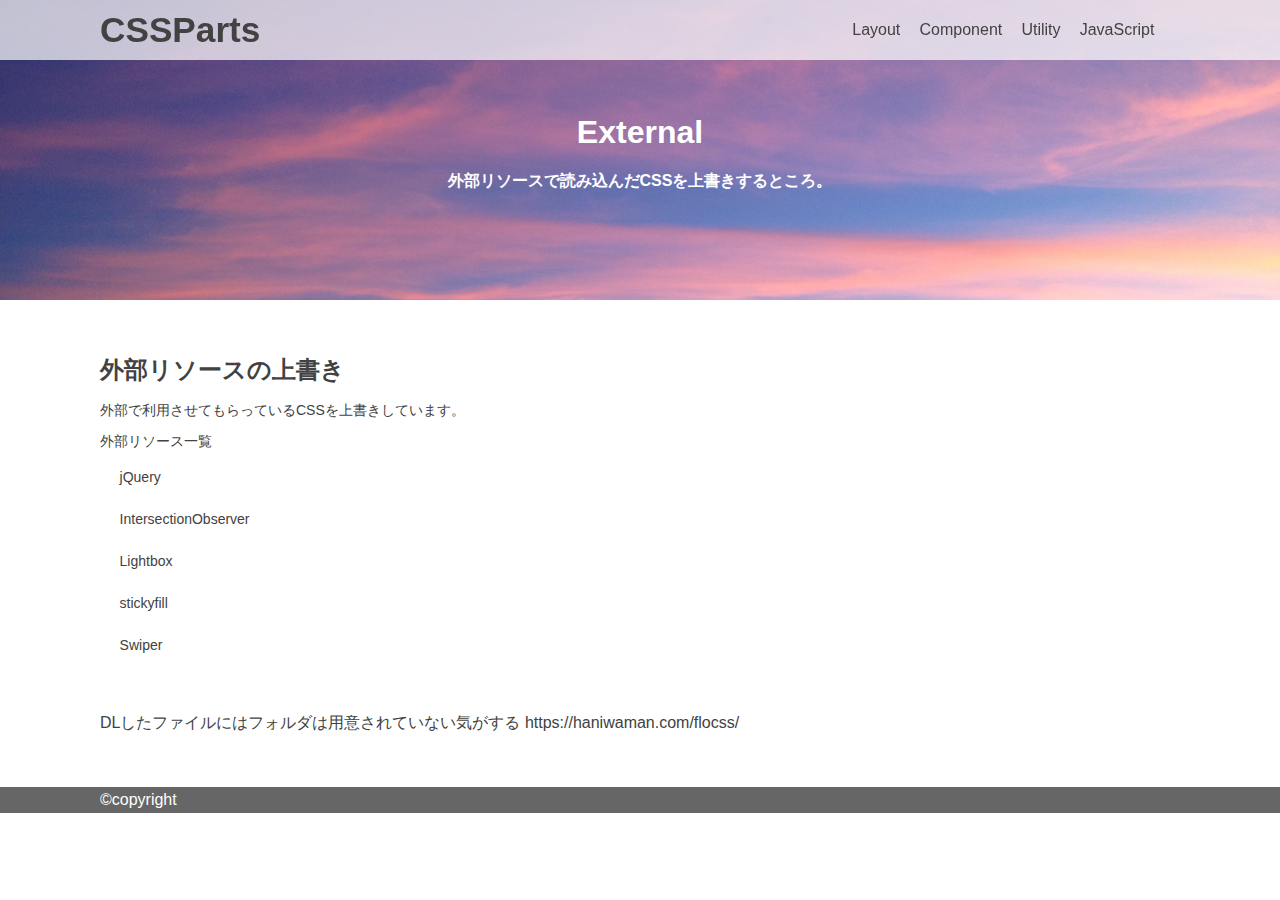
<file: external/index.html>
<!DOCTYPE html>
<html lang="ja">
  <head>
    <meta charset="UTF-8" />
    <meta name="viewport" content="width=device-width, initial-scale=1.0" />
    <meta http-equiv="X-UA-Compatible" content="ie=edge" />
    <title>External｜CSSParts</title>
    <meta
      name="description"
      content="HTMLコーディングを効率化するテンプレート"
    />
    <link
      rel="stylesheet"
      href="../src/lib/highlight/tomorrow-night-eighties.css"
    />
    <link rel="stylesheet" href="../src/css/style.css" />
    <link
      rel="icon"
      href="https://haniwaman.com/template/src/img/common/favicon.ico"
    />
  </head>

  <body>
    <header class="p-header l-header">
      <div class="l-inner">
        <div class="l-row l-row--middle">
          <div class="e-logo u-mr-auto">
            <a href="../index.html">CSSParts</a>
          </div>
          <!-- /e-logo -->
          <nav class="e-nav">
            <ul class="c-navigation">
              <li><a href="../layout/index.html">Layout</a></li>
              <li><a href="../component/index.html">Component</a></li>
              <li><a href="../utility/index.html">Utility</a></li>
              <li><a href="../javascript/index.html">JavaScript</a></li>
            </ul>
          </nav>
          <!-- /e-nav -->
          <nav class="e-drawer">
            <div class="c-drawer">
              <div
                class="c-drawer__icon js-drawer for-drawer-header"
                data-target="for-drawer-header"
              >
                <div class="c-drawer__bars">
                  <span class="c-drawer__bar"></span>
                  <span class="c-drawer__bar"></span>
                  <span class="c-drawer__bar"></span>
                </div>
              </div>
              <div class="c-drawer__close js-drawer for-drawer-header"></div>
              <div class="c-drawer__content for-drawer-header">
                <ul class="c-list">
                  <li><a href="../foundation/index.html">Foundation</a></li>
                  <li><a href="../layout/index.html">Layout</a></li>
                  <li><a href="../component/index.html">Component</a></li>
                  <li><a href="../project/index.html">Project</a></li>
                  <li><a href="../utility/index.html">Utility</a></li>
                  <li><a href="../setting/index.html">Setting</a></li>
                  <li><a href="index.html">External</a></li>
                  <li><a href="../javascript/index.html">JavaScript</a></li>
                </ul>
              </div>
            </div>
          </nav>
          <!-- /e-drawer -->
        </div>
        <!-- /l-row -->
      </div>
      <!-- /l-inner -->
    </header>
    <!-- /l-header -->

    <div class="c-mainvisual">
      <div class="c-mainvisual__content">
        <div class="c-mainvisual__title">External</div>
        <div class="c-mainvisual__lead">
          外部リソースで読み込んだCSSを上書きするところ。
        </div>
      </div>
    </div>

    <main class="p-main">
      <div class="l-inner">
        <section class="p-component">
          <h2 id="a-color" class="e-title-block">外部リソースの上書き</h2>
          <div class="e-introduction">
            <p>外部で利用させてもらっているCSSを上書きしています。</p>
            <p>外部リソース一覧</p>
            <ul class="c-list m-disc">
              <li><a href="https://jquery.org/" target="_blank">jQuery</a></li>
              <li>
                <a
                  href="https://github.com/w3c/IntersectionObserver"
                  target="_blank"
                >
                  IntersectionObserver
                </a>
              </li>
              <li>
                <a
                  href="https://lokeshdhakar.com/projects/lightbox2/"
                  target="_blank"
                >
                  Lightbox
                </a>
              </li>
              <li>
                <a
                  href="https://github.com/wilddeer/stickyfill"
                  target="_blank"
                >
                  stickyfill
                </a>
              </li>
              <li>
                <a href="https://idangero.us/swiper/" target="_blank">Swiper</a>
              </li>
            </ul>
          </div>
        </section>
        <section>
          DLしたファイルにはフォルダは用意されていない気がする
          https://haniwaman.com/flocss/
        </section>
      </div>
    </main>

    <footer class="l-footer">
      <div class="l-inner">
        <div class="p-copy">&copy;copyright</div>
      </div>
    </footer>

    <div class="c-floating js-floating">
      <a href="index.html#" class="">
        <div class="c-icon-arrow-top"><span></span></div>
      </a>
    </div>

    <div class="c-loading">
      <div class="c-loading__content">loading...</div>
    </div>

    <script src="https://code.jquery.com/jquery-3.4.1.min.js"></script>
    <script src="../src/lib/stickyfill/stickyfill.min-var=2.0.5.js"></script>
    <script src="../src/lib/intersection-observer/intersection-observer.js"></script>
    <script src="../src/lib/highlight/highlight.pack.js"></script>
    <script src="../src/js/script-var=1.0.0.js"></script>
    <script src="../src/js/my-var=1.0.0.js"></script>
  </body>
</html>
</file>
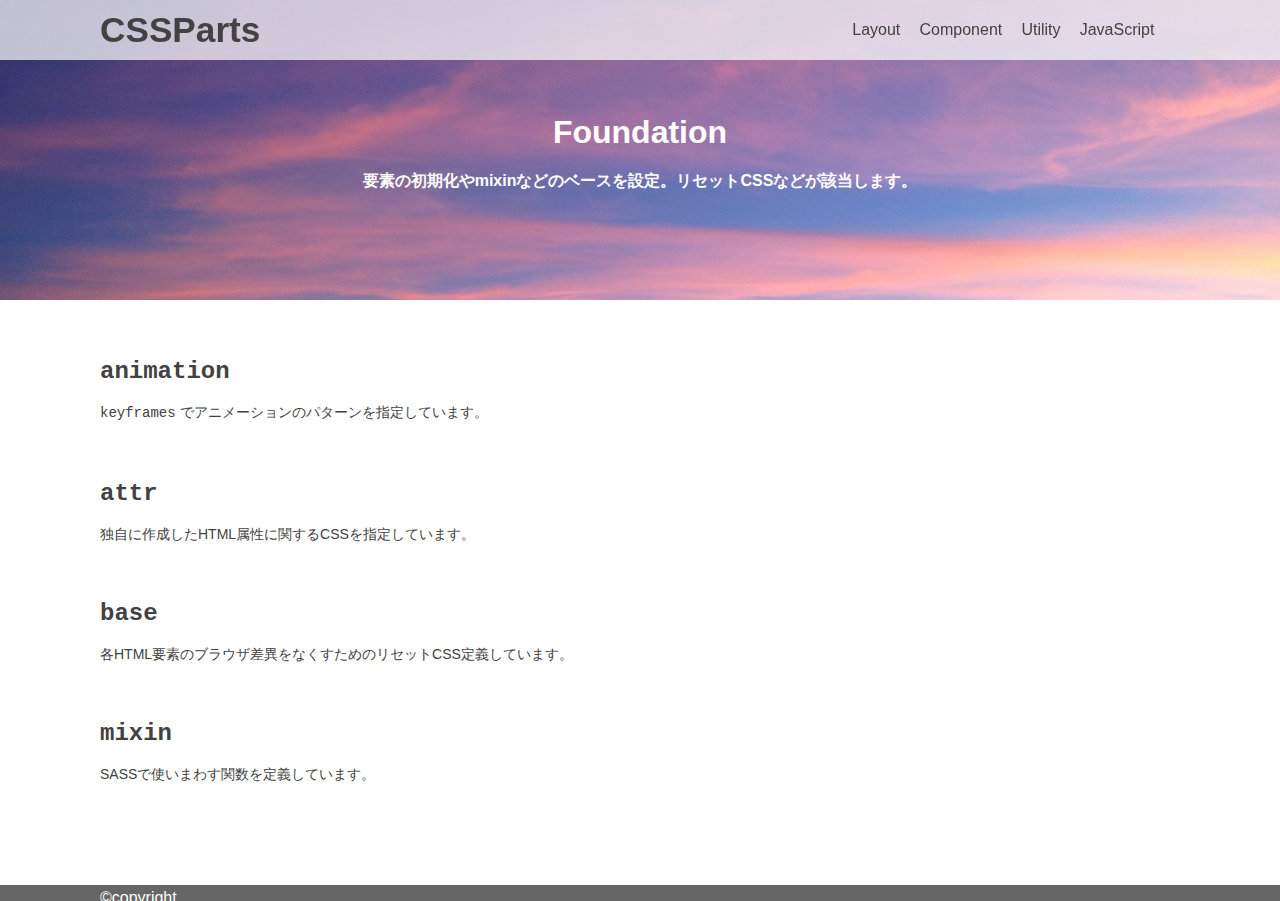
<file: foundation/index.html>
<!DOCTYPE html>
<html lang="ja">
  <head>
    <meta charset="UTF-8" />
    <meta name="viewport" content="width=device-width, initial-scale=1.0" />
    <meta http-equiv="X-UA-Compatible" content="ie=edge" />
    <title>Foundation｜CSSParts</title>
    <meta
      name="description"
      content="HTMLコーディングを効率化するテンプレート"
    />
    <link
      rel="stylesheet"
      href="../src/lib/highlight/tomorrow-night-eighties.css"
    />
    <link rel="stylesheet" href="../src/css/style.css" />
    <link
      rel="icon"
      href="https://haniwaman.com/template/src/img/common/favicon.ico"
    />
  </head>

  <body>
    <header class="p-header l-header">
      <div class="l-inner">
        <div class="l-row l-row--middle">
          <div class="e-logo u-mr-auto">
            <a href="../index.html">CSSParts</a>
          </div>
          <!-- /e-logo -->
          <nav class="e-nav">
            <ul class="c-navigation">
              <li><a href="../layout/index.html">Layout</a></li>
              <li><a href="../component/index.html">Component</a></li>
              <li><a href="../utility/index.html">Utility</a></li>
              <li><a href="../javascript/index.html">JavaScript</a></li>
            </ul>
          </nav>
          <!-- /e-nav -->
          <nav class="e-drawer">
            <div class="c-drawer">
              <div
                class="c-drawer__icon js-drawer for-drawer-header"
                data-target="for-drawer-header"
              >
                <div class="c-drawer__bars">
                  <span class="c-drawer__bar"></span>
                  <span class="c-drawer__bar"></span>
                  <span class="c-drawer__bar"></span>
                </div>
              </div>
              <div class="c-drawer__close js-drawer for-drawer-header"></div>
              <div class="c-drawer__content for-drawer-header">
                <ul class="c-list">
                  <li><a href="index.html">Foundation</a></li>
                  <li><a href="../layout/index.html">Layout</a></li>
                  <li><a href="../component/index.html">Component</a></li>
                  <li><a href="../project/index.html">Project</a></li>
                  <li><a href="../utility/index.html">Utility</a></li>
                  <li><a href="../setting/index.html">Setting</a></li>
                  <li><a href="../external/index.html">External</a></li>
                  <li><a href="../javascript/index.html">JavaScript</a></li>
                </ul>
              </div>
            </div>
          </nav>
          <!-- /e-drawer -->
        </div>
        <!-- /l-row -->
      </div>
      <!-- /l-inner -->
    </header>
    <!-- /l-header -->

    <div class="c-mainvisual">
      <div class="c-mainvisual__content">
        <div class="c-mainvisual__title">Foundation</div>
        <div class="c-mainvisual__lead">
          要素の初期化やmixinなどのベースを設定。リセットCSSなどが該当します。
        </div>
      </div>
    </div>

    <main class="p-main">
      <div class="l-inner">
        <section class="p-component">
          <h2 id="a-animation" class="e-title-block"><code>animation</code></h2>
          <p class="e-introduction">
            <code>keyframes</code>
            でアニメーションのパターンを指定しています。
          </p>
        </section>
        <section class="p-component">
          <h2 id="a-attr" class="e-title-block"><code>attr</code></h2>
          <p class="e-introduction">
            独自に作成したHTML属性に関するCSSを指定しています。
          </p>
        </section>
        <section class="p-component">
          <h2 id="a-base" class="e-title-block"><code>base</code></h2>
          <p class="e-introduction">
            各HTML要素のブラウザ差異をなくすためのリセットCSS定義しています。
          </p>
        </section>
        <section class="p-component">
          <h2 id="a-mixin" class="e-title-block"><code>mixin</code></h2>
          <p class="e-introduction">SASSで使いまわす関数を定義しています。</p>
        </section>
      </div>
    </main>

    <footer class="l-footer">
      <div class="l-inner">
        <div class="p-copy">&copy;copyright</div>
      </div>
    </footer>

    <div class="c-floating js-floating">
      <a href="index.html#" class="">
        <div class="c-icon-arrow-top"><span></span></div>
      </a>
    </div>

    <div class="c-loading">
      <div class="c-loading__content">loading...</div>
    </div>

    <script src="https://code.jquery.com/jquery-3.4.1.min.js"></script>
    <script src="../src/lib/stickyfill/stickyfill.min-var=2.0.5.js"></script>
    <script src="../src/lib/intersection-observer/intersection-observer.js"></script>
    <script src="../src/lib/highlight/highlight.pack.js"></script>
    <script src="../src/js/script-var=1.0.0.js"></script>
    <script src="../src/js/my-var=1.0.0.js"></script>
  </body>
</html>
</file>
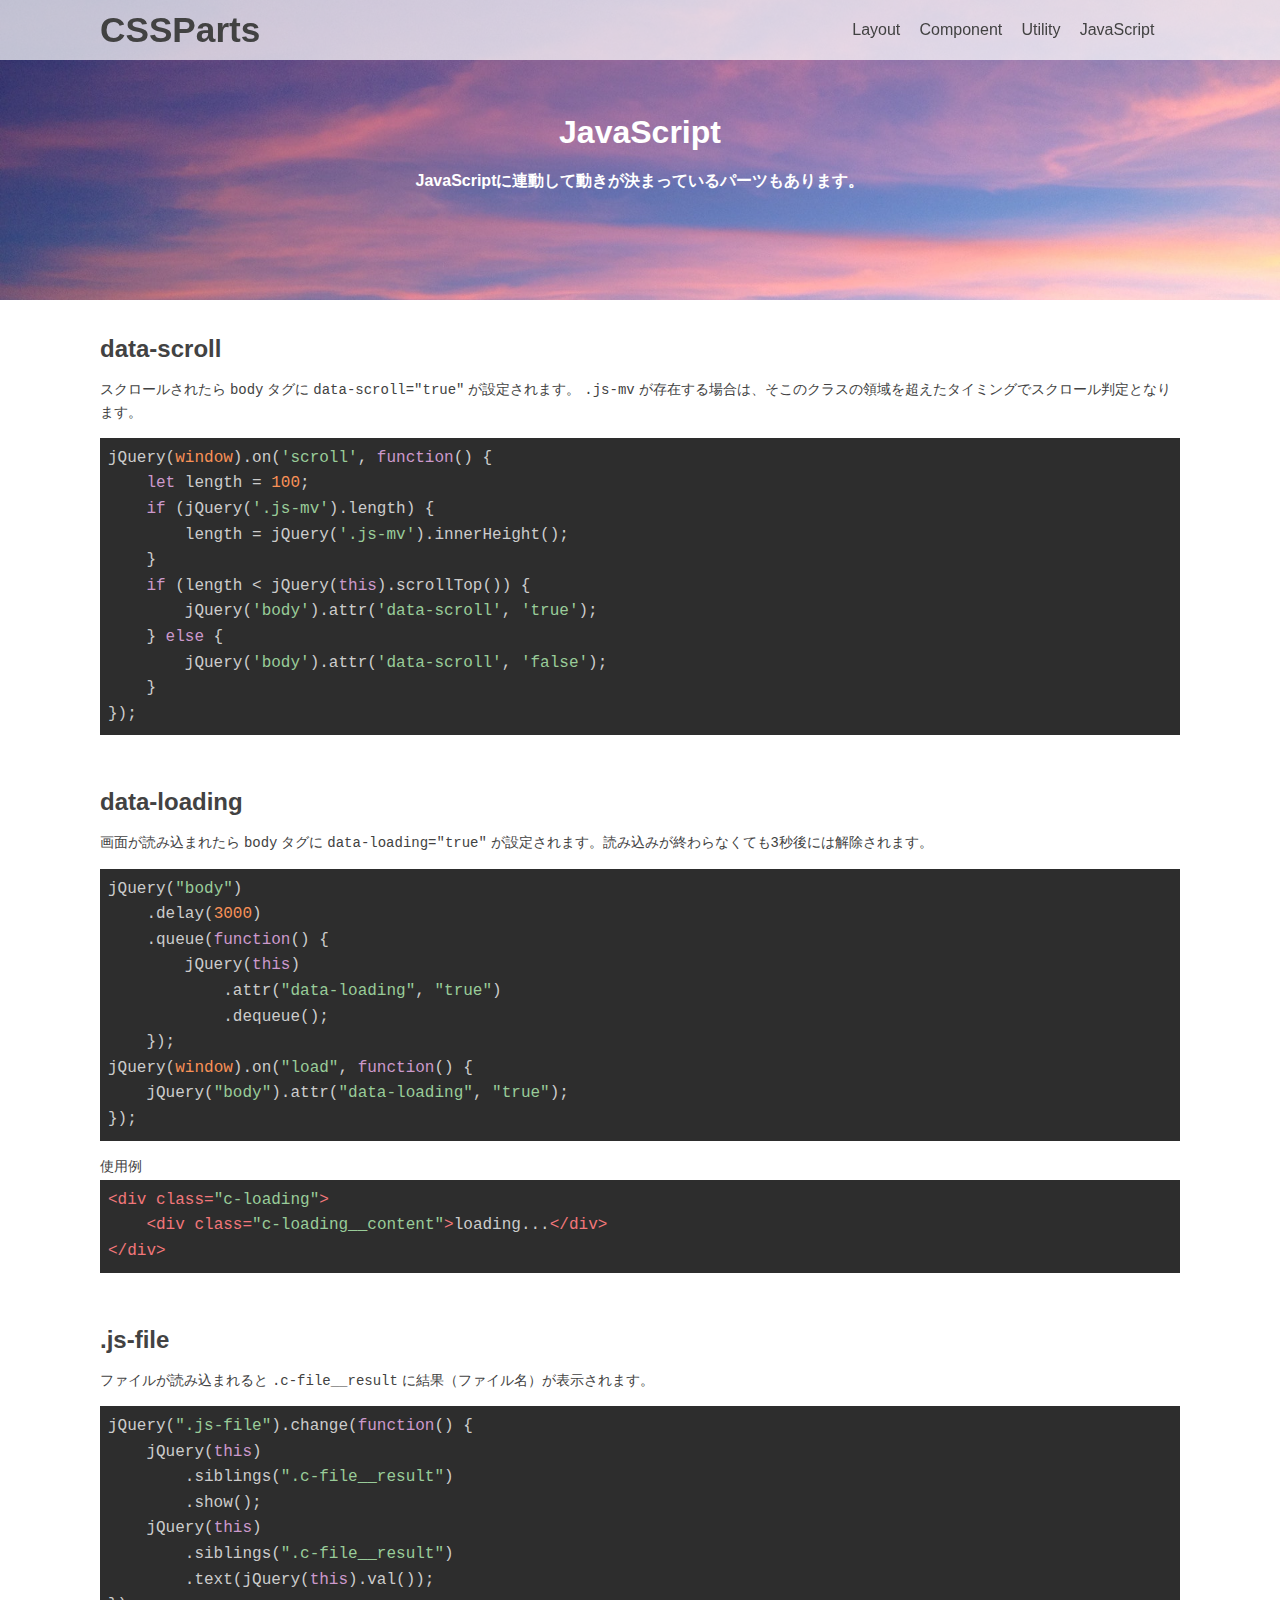
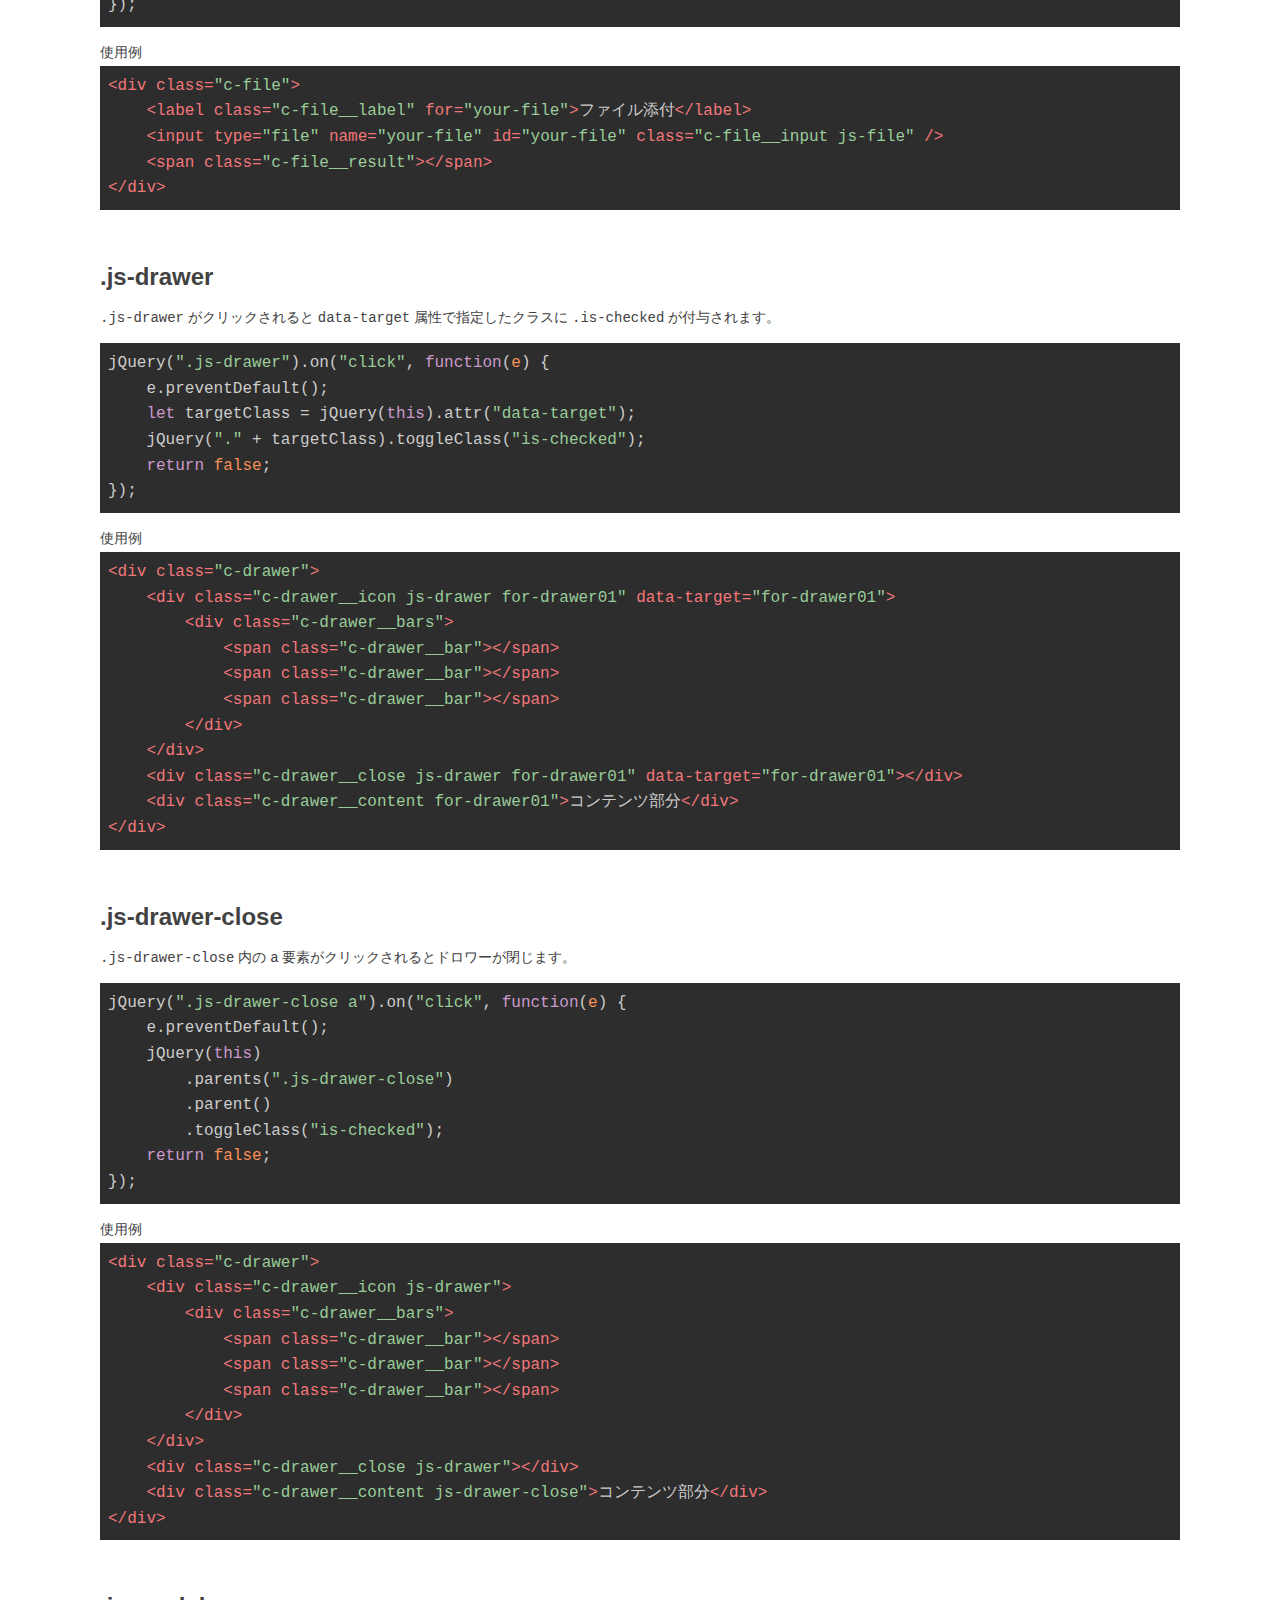
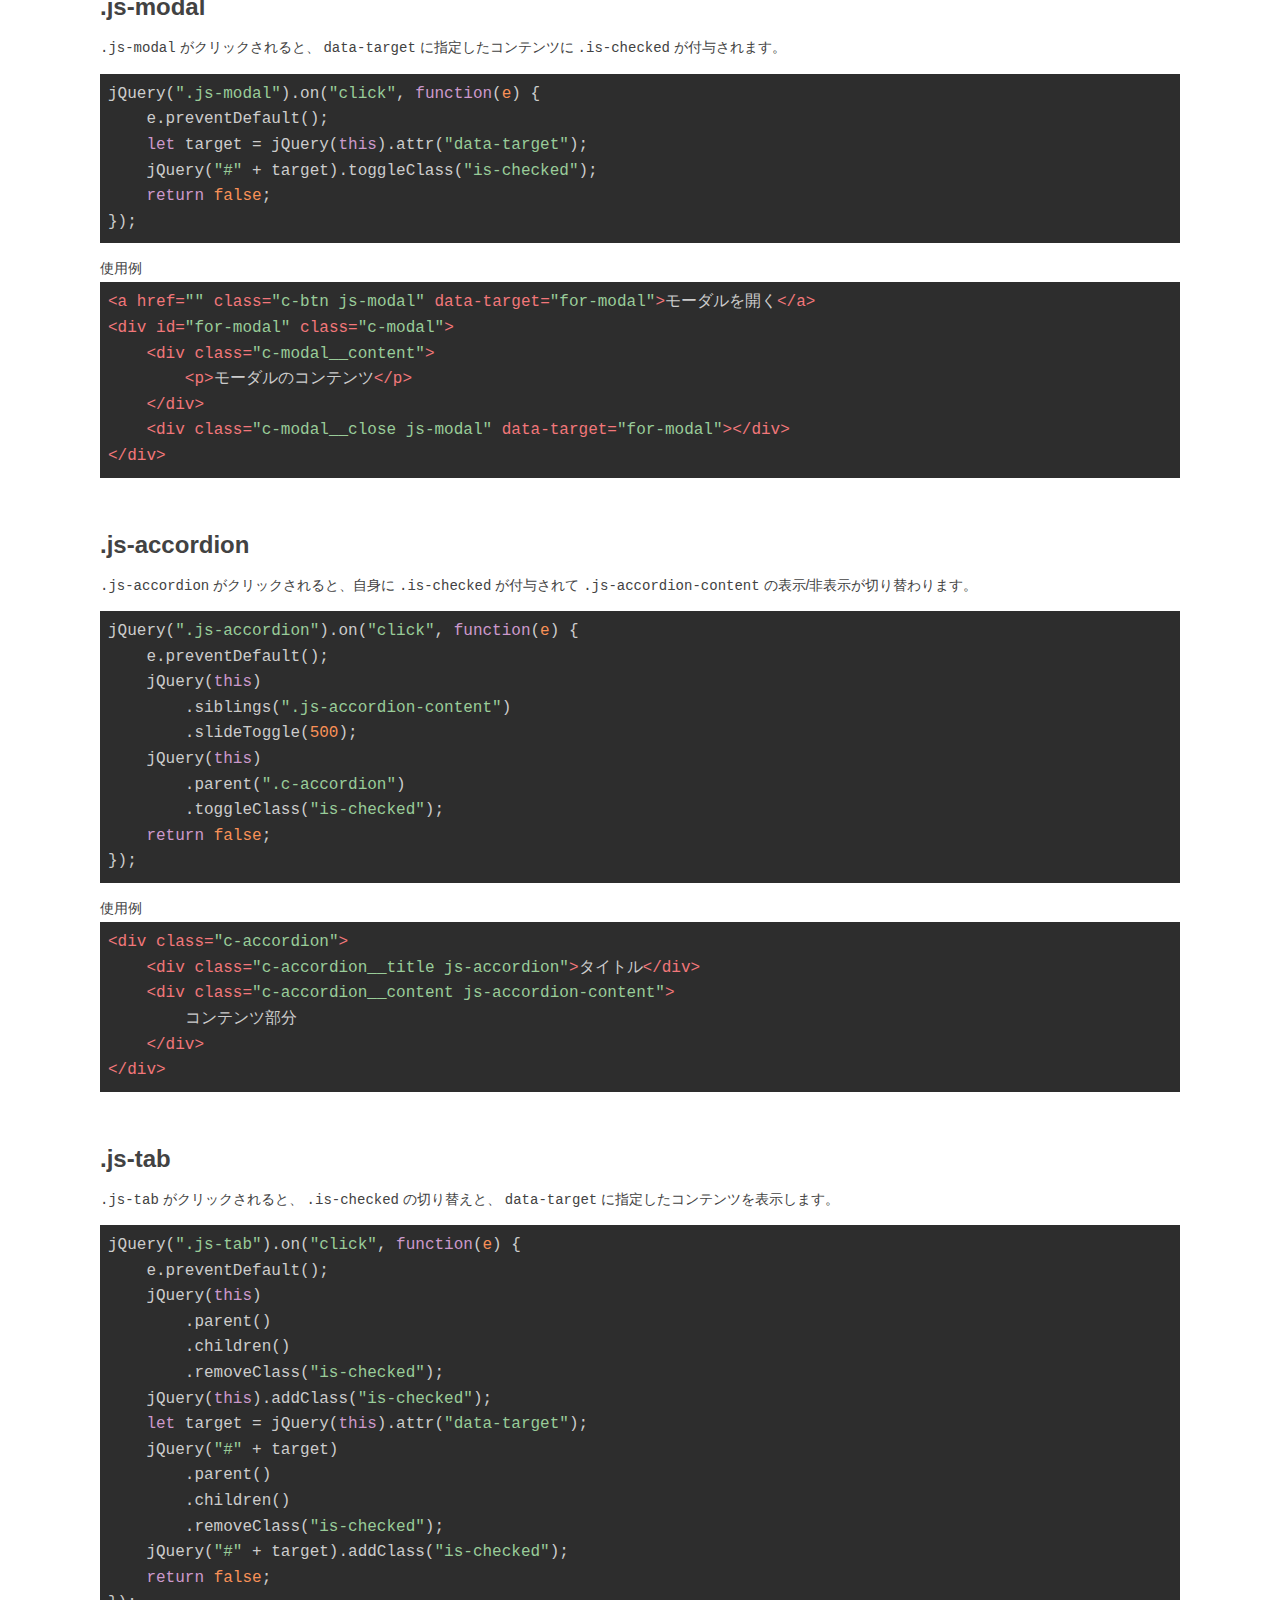
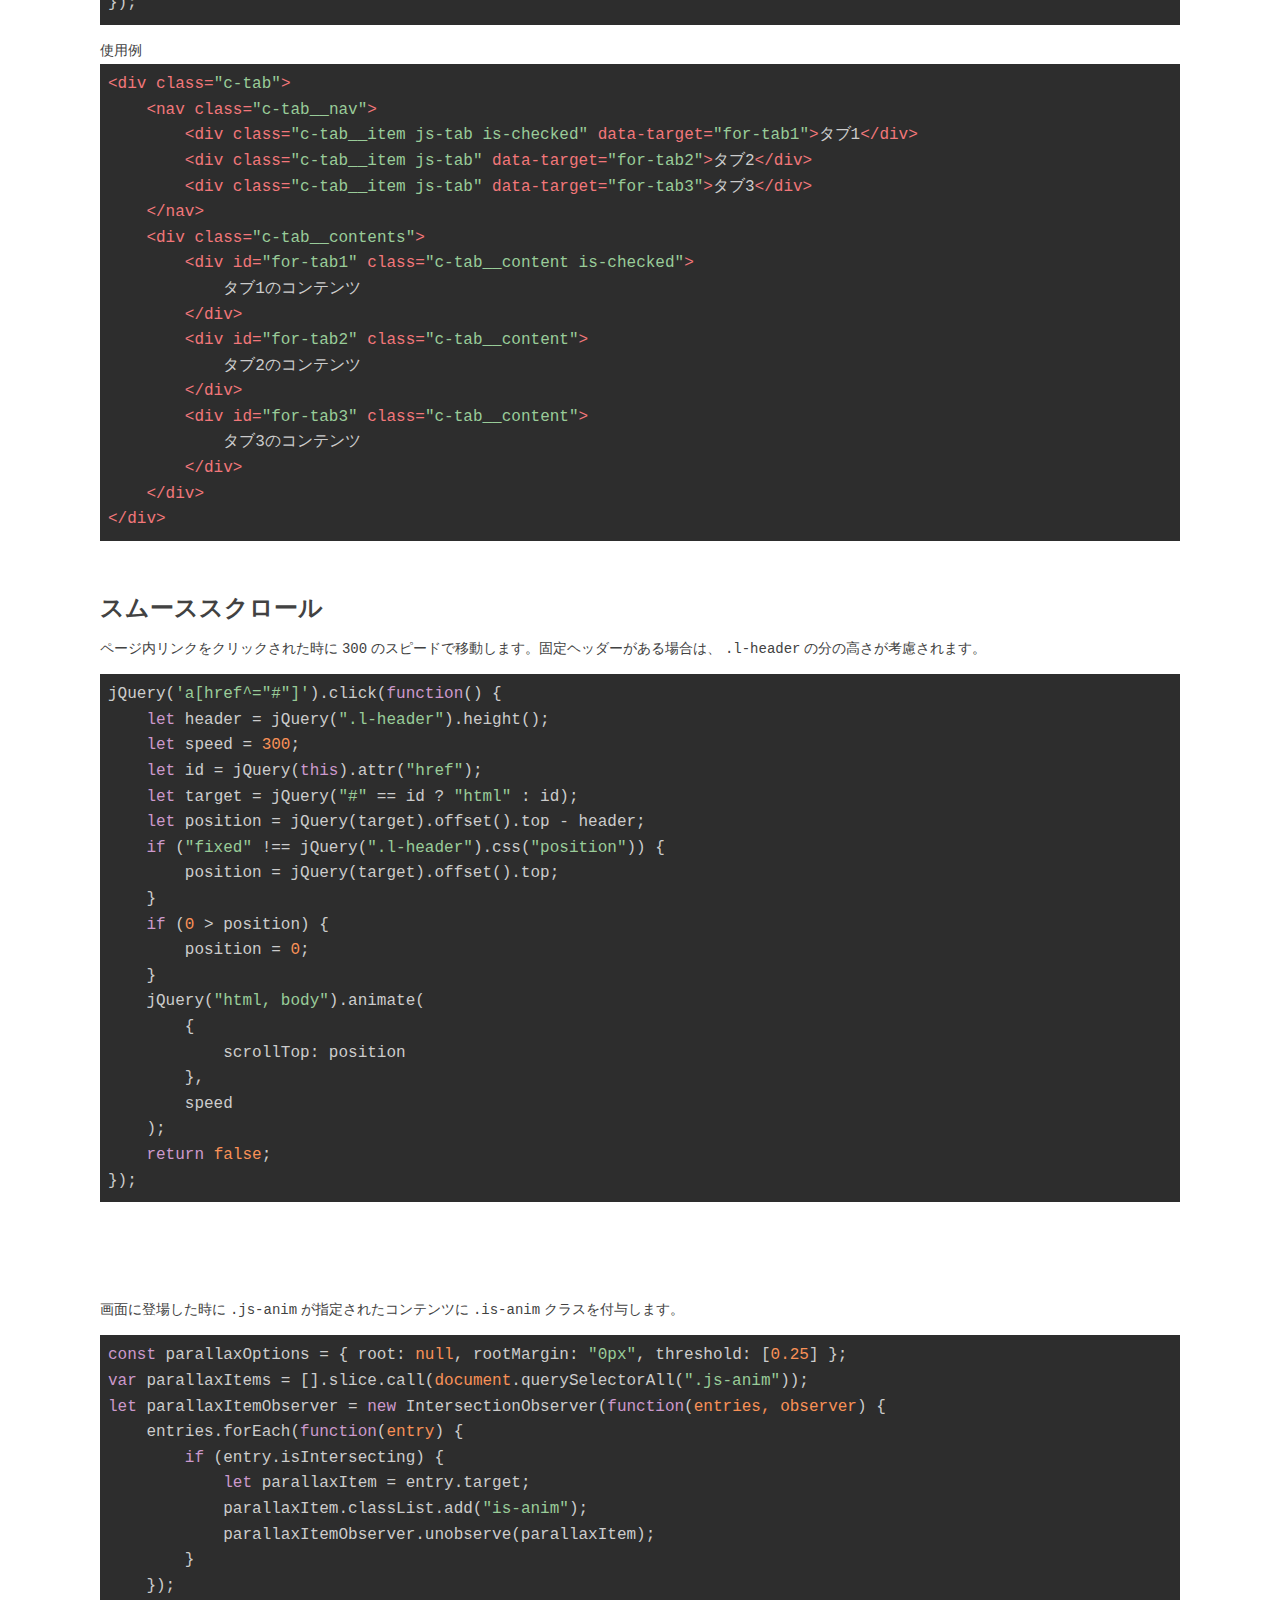
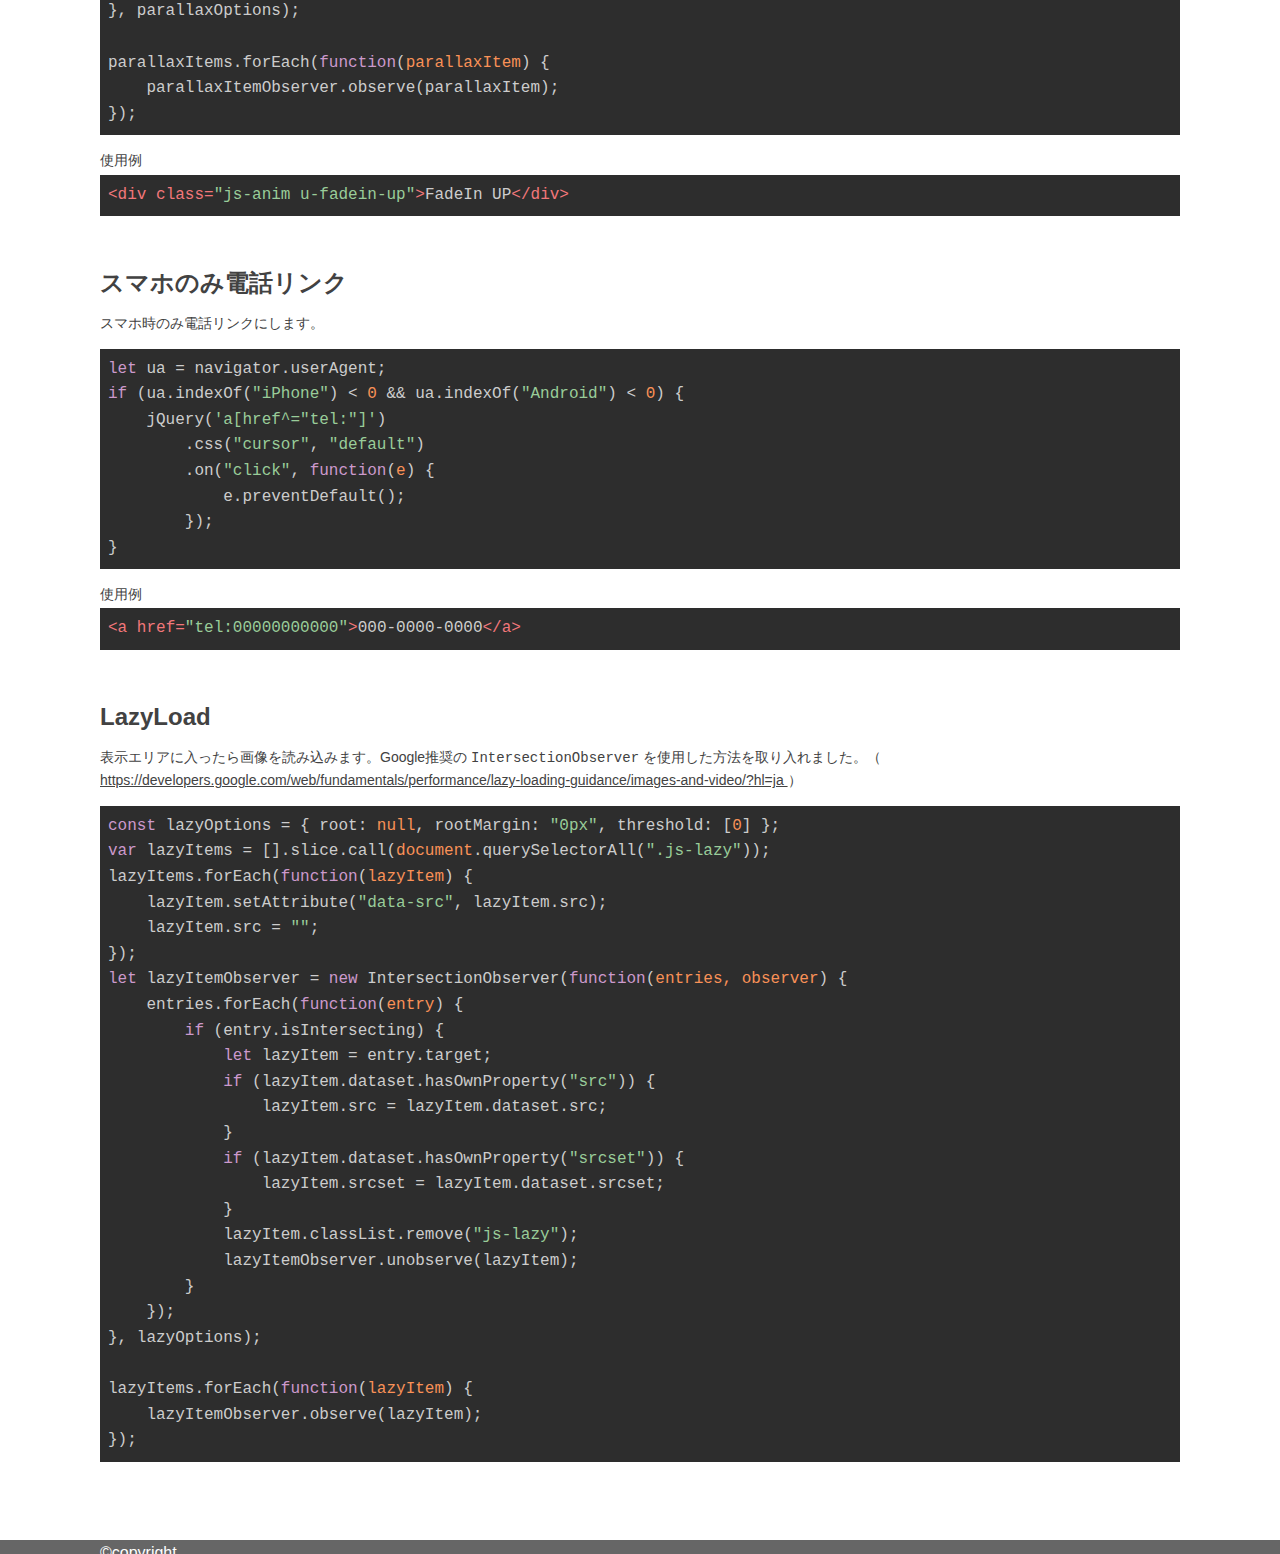
<file: javascript/index.html>
<!DOCTYPE html>
<html lang="ja">
  <head>
    <meta charset="UTF-8" />
    <meta name="viewport" content="width=device-width, initial-scale=1.0" />
    <meta http-equiv="X-UA-Compatible" content="ie=edge" />
    <title>JavaScript｜CSSParts</title>
    <meta
      name="description"
      content="HTMLコーディングを効率化するテンプレート"
    />
    <link
      rel="stylesheet"
      href="../src/lib/highlight/tomorrow-night-eighties.css"
    />
    <link rel="stylesheet" href="../src/css/style.css" />
    <link
      rel="icon"
      href="https://haniwaman.com/template/src/img/common/favicon.ico"
    />
  </head>

  <body>
    <header class="p-header l-header">
      <div class="l-inner">
        <div class="l-row l-row--middle">
          <div class="e-logo u-mr-auto">
            <a href="../index.html">CSSParts</a>
          </div>
          <!-- /e-logo -->
          <nav class="e-nav">
            <ul class="c-navigation">
              <li><a href="../layout/index.html">Layout</a></li>
              <li><a href="../component/index.html">Component</a></li>
              <li><a href="../utility/index.html">Utility</a></li>
              <li><a href="index.html">JavaScript</a></li>
            </ul>
          </nav>
          <!-- /e-nav -->
          <nav class="e-drawer">
            <div class="c-drawer">
              <div
                class="c-drawer__icon js-drawer for-drawer-header"
                data-target="for-drawer-header"
              >
                <div class="c-drawer__bars">
                  <span class="c-drawer__bar"></span>
                  <span class="c-drawer__bar"></span>
                  <span class="c-drawer__bar"></span>
                </div>
              </div>
              <div class="c-drawer__close js-drawer for-drawer-header"></div>
              <div class="c-drawer__content for-drawer-header">
                <ul class="c-list">
                  <li><a href="../foundation/index.html">Foundation</a></li>
                  <li><a href="../layout/index.html">Layout</a></li>
                  <li><a href="../component/index.html">Component</a></li>
                  <li><a href="../project/index.html">Project</a></li>
                  <li><a href="../utility/index.html">Utility</a></li>
                  <li><a href="../setting/index.html">Setting</a></li>
                  <li><a href="../external/index.html">External</a></li>
                  <li><a href="index.html">JavaScript</a></li>
                </ul>
              </div>
            </div>
          </nav>
          <!-- /e-drawer -->
        </div>
        <!-- /l-row -->
      </div>
      <!-- /l-inner -->
    </header>
    <!-- /l-header -->

    <div class="c-mainvisual">
      <div class="c-mainvisual__content">
        <div class="c-mainvisual__title">JavaScript</div>
        <div class="c-mainvisual__lead">
          JavaScriptに連動して動きが決まっているパーツもあります。
        </div>
      </div>
    </div>

    <main class="p-content">
      <div class="l-inner">
        <section class="p-component">
          <h2 class="e-title-block">data-scroll</h2>
          <p class="e-introduction">
            スクロールされたら
            <code>body</code>
            タグに
            <code>data-scroll="true"</code>
            が設定されます。
            <code>.js-mv</code>
            が存在する場合は、そこのクラスの領域を超えたタイミングでスクロール判定となります。
          </p>
          <pre
            class="p-code"
          ><code class="js">jQuery(window).on('scroll', function() {
	let length = 100;
	if (jQuery('.js-mv').length) {
		length = jQuery('.js-mv').innerHeight();
	}
	if (length &lt; jQuery(this).scrollTop()) {
		jQuery('body').attr('data-scroll', 'true');
	} else {
		jQuery('body').attr('data-scroll', 'false');
	}
});</code></pre>
        </section>

        <section class="p-component">
          <h2 class="e-title-block">data-loading</h2>
          <p class="e-introduction">
            画面が読み込まれたら
            <code>body</code>
            タグに
            <code>data-loading="true"</code>
            が設定されます。読み込みが終わらなくても3秒後には解除されます。
          </p>
          <pre class="p-code"><code class="js">jQuery(&quot;body&quot;)
	.delay(3000)
	.queue(function() {
		jQuery(this)
			.attr(&quot;data-loading&quot;, &quot;true&quot;)
			.dequeue();
	});
jQuery(window).on(&quot;load&quot;, function() {
	jQuery(&quot;body&quot;).attr(&quot;data-loading&quot;, &quot;true&quot;);
});</code></pre>
          <p class="e-example">使用例</p>
          <pre
            class="p-code"
          ><code class="html">&lt;div class=&quot;c-loading&quot;&gt;
	&lt;div class=&quot;c-loading__content&quot;&gt;loading...&lt;/div&gt;
&lt;/div&gt;</code></pre>
        </section>

        <section class="p-component">
          <h2 class="e-title-block">.js-file</h2>
          <p class="e-introduction">
            ファイルが読み込まれると
            <code>.c-file__result</code>
            に結果（ファイル名）が表示されます。
          </p>
          <pre
            class="p-code"
          ><code class="js">jQuery(&quot;.js-file&quot;).change(function() {
	jQuery(this)
		.siblings(&quot;.c-file__result&quot;)
		.show();
	jQuery(this)
		.siblings(&quot;.c-file__result&quot;)
		.text(jQuery(this).val());
});</code></pre>
          <p class="e-example">使用例</p>
          <pre
            class="p-code"
          ><code class="html">&lt;div class=&quot;c-file&quot;&gt;
	&lt;label class=&quot;c-file__label&quot; for=&quot;your-file&quot;&gt;ファイル添付&lt;/label&gt;
	&lt;input type=&quot;file&quot; name=&quot;your-file&quot; id=&quot;your-file&quot; class=&quot;c-file__input js-file&quot; /&gt;
	&lt;span class=&quot;c-file__result&quot;&gt;&lt;/span&gt;
&lt;/div&gt;</code></pre>
        </section>

        <section class="p-component">
          <h2 class="e-title-block">.js-drawer</h2>
          <p class="e-introduction">
            <code>.js-drawer</code>
            がクリックされると
            <code>data-target</code>
            属性で指定したクラスに
            <code>.is-checked</code>
            が付与されます。
          </p>
          <pre
            class="p-code"
          ><code class="js">jQuery(&quot;.js-drawer&quot;).on(&quot;click&quot;, function(e) {
	e.preventDefault();
	let targetClass = jQuery(this).attr(&quot;data-target&quot;);
	jQuery(&quot;.&quot; + targetClass).toggleClass(&quot;is-checked&quot;);
	return false;
});</code></pre>
          <p class="e-example">使用例</p>
          <pre
            class="p-code"
          ><code class="html">&lt;div class=&quot;c-drawer&quot;&gt;
	&lt;div class=&quot;c-drawer__icon js-drawer for-drawer01&quot; data-target=&quot;for-drawer01&quot;&gt;
		&lt;div class=&quot;c-drawer__bars&quot;&gt;
			&lt;span class=&quot;c-drawer__bar&quot;&gt;&lt;/span&gt;
			&lt;span class=&quot;c-drawer__bar&quot;&gt;&lt;/span&gt;
			&lt;span class=&quot;c-drawer__bar&quot;&gt;&lt;/span&gt;
		&lt;/div&gt;
	&lt;/div&gt;
	&lt;div class=&quot;c-drawer__close js-drawer for-drawer01&quot; data-target=&quot;for-drawer01&quot;&gt;&lt;/div&gt;
	&lt;div class=&quot;c-drawer__content for-drawer01&quot;&gt;コンテンツ部分&lt;/div&gt;
&lt;/div&gt;</code></pre>
        </section>

        <section class="p-component">
          <h2 class="e-title-block">.js-drawer-close</h2>
          <p class="e-introduction">
            <code>.js-drawer-close</code>
            内の
            <code>a</code>
            要素がクリックされるとドロワーが閉じます。
          </p>
          <pre
            class="p-code"
          ><code class="js">jQuery(&quot;.js-drawer-close a&quot;).on(&quot;click&quot;, function(e) {
	e.preventDefault();
	jQuery(this)
		.parents(&quot;.js-drawer-close&quot;)
		.parent()
		.toggleClass(&quot;is-checked&quot;);
	return false;
});</code></pre>
          <p class="e-example">使用例</p>
          <pre
            class="p-code"
          ><code class="html">&lt;div class=&quot;c-drawer&quot;&gt;
	&lt;div class=&quot;c-drawer__icon js-drawer&quot;&gt;
		&lt;div class=&quot;c-drawer__bars&quot;&gt;
			&lt;span class=&quot;c-drawer__bar&quot;&gt;&lt;/span&gt;
			&lt;span class=&quot;c-drawer__bar&quot;&gt;&lt;/span&gt;
			&lt;span class=&quot;c-drawer__bar&quot;&gt;&lt;/span&gt;
		&lt;/div&gt;
	&lt;/div&gt;
	&lt;div class=&quot;c-drawer__close js-drawer&quot;&gt;&lt;/div&gt;
	&lt;div class=&quot;c-drawer__content js-drawer-close&quot;&gt;コンテンツ部分&lt;/div&gt;
&lt;/div&gt;</code></pre>
        </section>

        <section class="p-component">
          <h2 class="e-title-block">.js-modal</h2>
          <p class="e-introduction">
            <code>.js-modal</code>
            がクリックされると、
            <code>data-target</code>
            に指定したコンテンツに
            <code>.is-checked</code>
            が付与されます。
          </p>
          <pre
            class="p-code"
          ><code class="js">jQuery(&quot;.js-modal&quot;).on(&quot;click&quot;, function(e) {
	e.preventDefault();
	let target = jQuery(this).attr(&quot;data-target&quot;);
	jQuery(&quot;#&quot; + target).toggleClass(&quot;is-checked&quot;);
	return false;
});</code></pre>
          <p class="e-example">使用例</p>
          <pre
            class="p-code"
          ><code class="html">&lt;a href=&quot;&quot; class=&quot;c-btn js-modal&quot; data-target=&quot;for-modal&quot;&gt;モーダルを開く&lt;/a&gt;
&lt;div id=&quot;for-modal&quot; class=&quot;c-modal&quot;&gt;
	&lt;div class=&quot;c-modal__content&quot;&gt;
		&lt;p&gt;モーダルのコンテンツ&lt;/p&gt;
	&lt;/div&gt;
	&lt;div class=&quot;c-modal__close js-modal&quot; data-target=&quot;for-modal&quot;&gt;&lt;/div&gt;
&lt;/div&gt;</code></pre>
        </section>

        <section class="p-component">
          <h2 class="e-title-block">.js-accordion</h2>
          <p class="e-introduction">
            <code>.js-accordion</code>
            がクリックされると、自身に
            <code>.is-checked</code>
            が付与されて
            <code>.js-accordion-content</code>
            の表示/非表示が切り替わります。
          </p>
          <pre
            class="p-code"
          ><code class="js">jQuery(&quot;.js-accordion&quot;).on(&quot;click&quot;, function(e) {
	e.preventDefault();
	jQuery(this)
		.siblings(&quot;.js-accordion-content&quot;)
		.slideToggle(500);
	jQuery(this)
		.parent(&quot;.c-accordion&quot;)
		.toggleClass(&quot;is-checked&quot;);
	return false;
});</code></pre>
          <p class="e-example">使用例</p>
          <pre
            class="p-code"
          ><code class="html">&lt;div class=&quot;c-accordion&quot;&gt;
	&lt;div class=&quot;c-accordion__title js-accordion&quot;&gt;タイトル&lt;/div&gt;
	&lt;div class=&quot;c-accordion__content js-accordion-content&quot;&gt;
		コンテンツ部分
	&lt;/div&gt;
&lt;/div&gt;</code></pre>
        </section>

        <section class="p-component">
          <h2 class="e-title-block">.js-tab</h2>
          <p class="e-introduction">
            <code>.js-tab</code>
            がクリックされると、
            <code>.is-checked</code>
            の切り替えと、
            <code>data-target</code>
            に指定したコンテンツを表示します。
          </p>
          <pre
            class="p-code"
          ><code class="js">jQuery(&quot;.js-tab&quot;).on(&quot;click&quot;, function(e) {
	e.preventDefault();
	jQuery(this)
		.parent()
		.children()
		.removeClass(&quot;is-checked&quot;);
	jQuery(this).addClass(&quot;is-checked&quot;);
	let target = jQuery(this).attr(&quot;data-target&quot;);
	jQuery(&quot;#&quot; + target)
		.parent()
		.children()
		.removeClass(&quot;is-checked&quot;);
	jQuery(&quot;#&quot; + target).addClass(&quot;is-checked&quot;);
	return false;
});</code></pre>
          <p class="e-example">使用例</p>
          <pre
            class="p-code"
          ><code class="html">&lt;div class=&quot;c-tab&quot;&gt;
	&lt;nav class=&quot;c-tab__nav&quot;&gt;
		&lt;div class=&quot;c-tab__item js-tab is-checked&quot; data-target=&quot;for-tab1&quot;&gt;タブ1&lt;/div&gt;
		&lt;div class=&quot;c-tab__item js-tab&quot; data-target=&quot;for-tab2&quot;&gt;タブ2&lt;/div&gt;
		&lt;div class=&quot;c-tab__item js-tab&quot; data-target=&quot;for-tab3&quot;&gt;タブ3&lt;/div&gt;
	&lt;/nav&gt;
	&lt;div class=&quot;c-tab__contents&quot;&gt;
		&lt;div id=&quot;for-tab1&quot; class=&quot;c-tab__content is-checked&quot;&gt;
			タブ1のコンテンツ
		&lt;/div&gt;
		&lt;div id=&quot;for-tab2&quot; class=&quot;c-tab__content&quot;&gt;
			タブ2のコンテンツ
		&lt;/div&gt;
		&lt;div id=&quot;for-tab3&quot; class=&quot;c-tab__content&quot;&gt;
			タブ3のコンテンツ
		&lt;/div&gt;
	&lt;/div&gt;
&lt;/div&gt;</code></pre>
        </section>

        <section class="p-component">
          <h2 class="e-title-block">スムーススクロール</h2>
          <p class="e-introduction">
            ページ内リンクをクリックされた時に
            <code>300</code>
            のスピードで移動します。固定ヘッダーがある場合は、
            <code>.l-header</code>
            の分の高さが考慮されます。
          </p>
          <pre
            class="p-code"
          ><code class="js">jQuery(&#39;a[href^=&quot;#&quot;]&#39;).click(function() {
	let header = jQuery(&quot;.l-header&quot;).height();
	let speed = 300;
	let id = jQuery(this).attr(&quot;href&quot;);
	let target = jQuery(&quot;#&quot; == id ? &quot;html&quot; : id);
	let position = jQuery(target).offset().top - header;
	if (&quot;fixed&quot; !== jQuery(&quot;.l-header&quot;).css(&quot;position&quot;)) {
		position = jQuery(target).offset().top;
	}
	if (0 &gt; position) {
		position = 0;
	}
	jQuery(&quot;html, body&quot;).animate(
		{
			scrollTop: position
		},
		speed
	);
	return false;
});</code></pre>
        </section>

        <section class="p-component">
          <h2 class="e-title-block js-anim u-fadein-up">パララックス</h2>
          <p class="e-introduction">
            画面に登場した時に
            <code>.js-anim</code>
            が指定されたコンテンツに
            <code>.is-anim</code>
            クラスを付与します。
          </p>
          <pre
            class="p-code"
          ><code class="js">const parallaxOptions = { root: null, rootMargin: &quot;0px&quot;, threshold: [0.25] };
var parallaxItems = [].slice.call(document.querySelectorAll(&quot;.js-anim&quot;));
let parallaxItemObserver = new IntersectionObserver(function(entries, observer) {
	entries.forEach(function(entry) {
		if (entry.isIntersecting) {
			let parallaxItem = entry.target;
			parallaxItem.classList.add(&quot;is-anim&quot;);
			parallaxItemObserver.unobserve(parallaxItem);
		}
	});
}, parallaxOptions);

parallaxItems.forEach(function(parallaxItem) {
	parallaxItemObserver.observe(parallaxItem);
});</code></pre>
          <p class="e-example">使用例</p>
          <pre
            class="p-code"
          ><code class="html">&lt;div class=&quot;js-anim u-fadein-up&quot;&gt;FadeIn UP&lt;/div&gt;
</code></pre>
        </section>

        <section class="p-component">
          <h2 class="e-title-block">スマホのみ電話リンク</h2>
          <p class="e-introduction">スマホ時のみ電話リンクにします。</p>
          <pre class="p-code"><code class="js">let ua = navigator.userAgent;
if (ua.indexOf(&quot;iPhone&quot;) &lt; 0 &amp;&amp; ua.indexOf(&quot;Android&quot;) &lt; 0) {
	jQuery(&#39;a[href^=&quot;tel:&quot;]&#39;)
		.css(&quot;cursor&quot;, &quot;default&quot;)
		.on(&quot;click&quot;, function(e) {
			e.preventDefault();
		});
}</code></pre>
          <p class="e-example">使用例</p>
          <pre
            class="p-code"
          ><code class="html">&lt;a href=&quot;tel:00000000000&quot;&gt;000-0000-0000&lt;/a&gt;
</code></pre>
        </section>

        <section class="p-component">
          <h2 class="e-title-block">LazyLoad</h2>
          <p class="e-introduction">
            表示エリアに入ったら画像を読み込みます。Google推奨の
            <code>IntersectionObserver</code>
            を使用した方法を取り入れました。（
            <a
              href="https://developers.google.com/web/fundamentals/performance/lazy-loading-guidance/images-and-video/?hl=ja"
              target="_blank"
            >
              https://developers.google.com/web/fundamentals/performance/lazy-loading-guidance/images-and-video/?hl=ja
            </a>
            ）
          </p>
          <pre
            class="p-code"
          ><code class="js">const lazyOptions = { root: null, rootMargin: &quot;0px&quot;, threshold: [0] };
var lazyItems = [].slice.call(document.querySelectorAll(&quot;.js-lazy&quot;));
lazyItems.forEach(function(lazyItem) {
	lazyItem.setAttribute(&quot;data-src&quot;, lazyItem.src);
	lazyItem.src = &quot;&quot;;
});
let lazyItemObserver = new IntersectionObserver(function(entries, observer) {
	entries.forEach(function(entry) {
		if (entry.isIntersecting) {
			let lazyItem = entry.target;
			if (lazyItem.dataset.hasOwnProperty(&quot;src&quot;)) {
				lazyItem.src = lazyItem.dataset.src;
			}
			if (lazyItem.dataset.hasOwnProperty(&quot;srcset&quot;)) {
				lazyItem.srcset = lazyItem.dataset.srcset;
			}
			lazyItem.classList.remove(&quot;js-lazy&quot;);
			lazyItemObserver.unobserve(lazyItem);
		}
	});
}, lazyOptions);

lazyItems.forEach(function(lazyItem) {
	lazyItemObserver.observe(lazyItem);
});</code></pre>
        </section>
      </div>
    </main>

    <footer class="l-footer">
      <div class="l-inner">
        <div class="p-copy">&copy;copyright</div>
      </div>
    </footer>

    <div class="c-floating js-floating">
      <a href="index.html#" class="">
        <div class="c-icon-arrow-top"><span></span></div>
      </a>
    </div>

    <div class="c-loading">
      <div class="c-loading__content">loading...</div>
    </div>

    <script src="https://code.jquery.com/jquery-3.4.1.min.js"></script>
    <script src="../src/lib/stickyfill/stickyfill.min-var=2.0.5.js"></script>
    <script src="../src/lib/intersection-observer/intersection-observer.js"></script>
    <script src="../src/lib/highlight/highlight.pack.js"></script>
    <script src="../src/js/script-var=1.0.0.js"></script>
    <script src="../src/js/my-var=1.0.0.js"></script>
  </body>
</html>
</file>
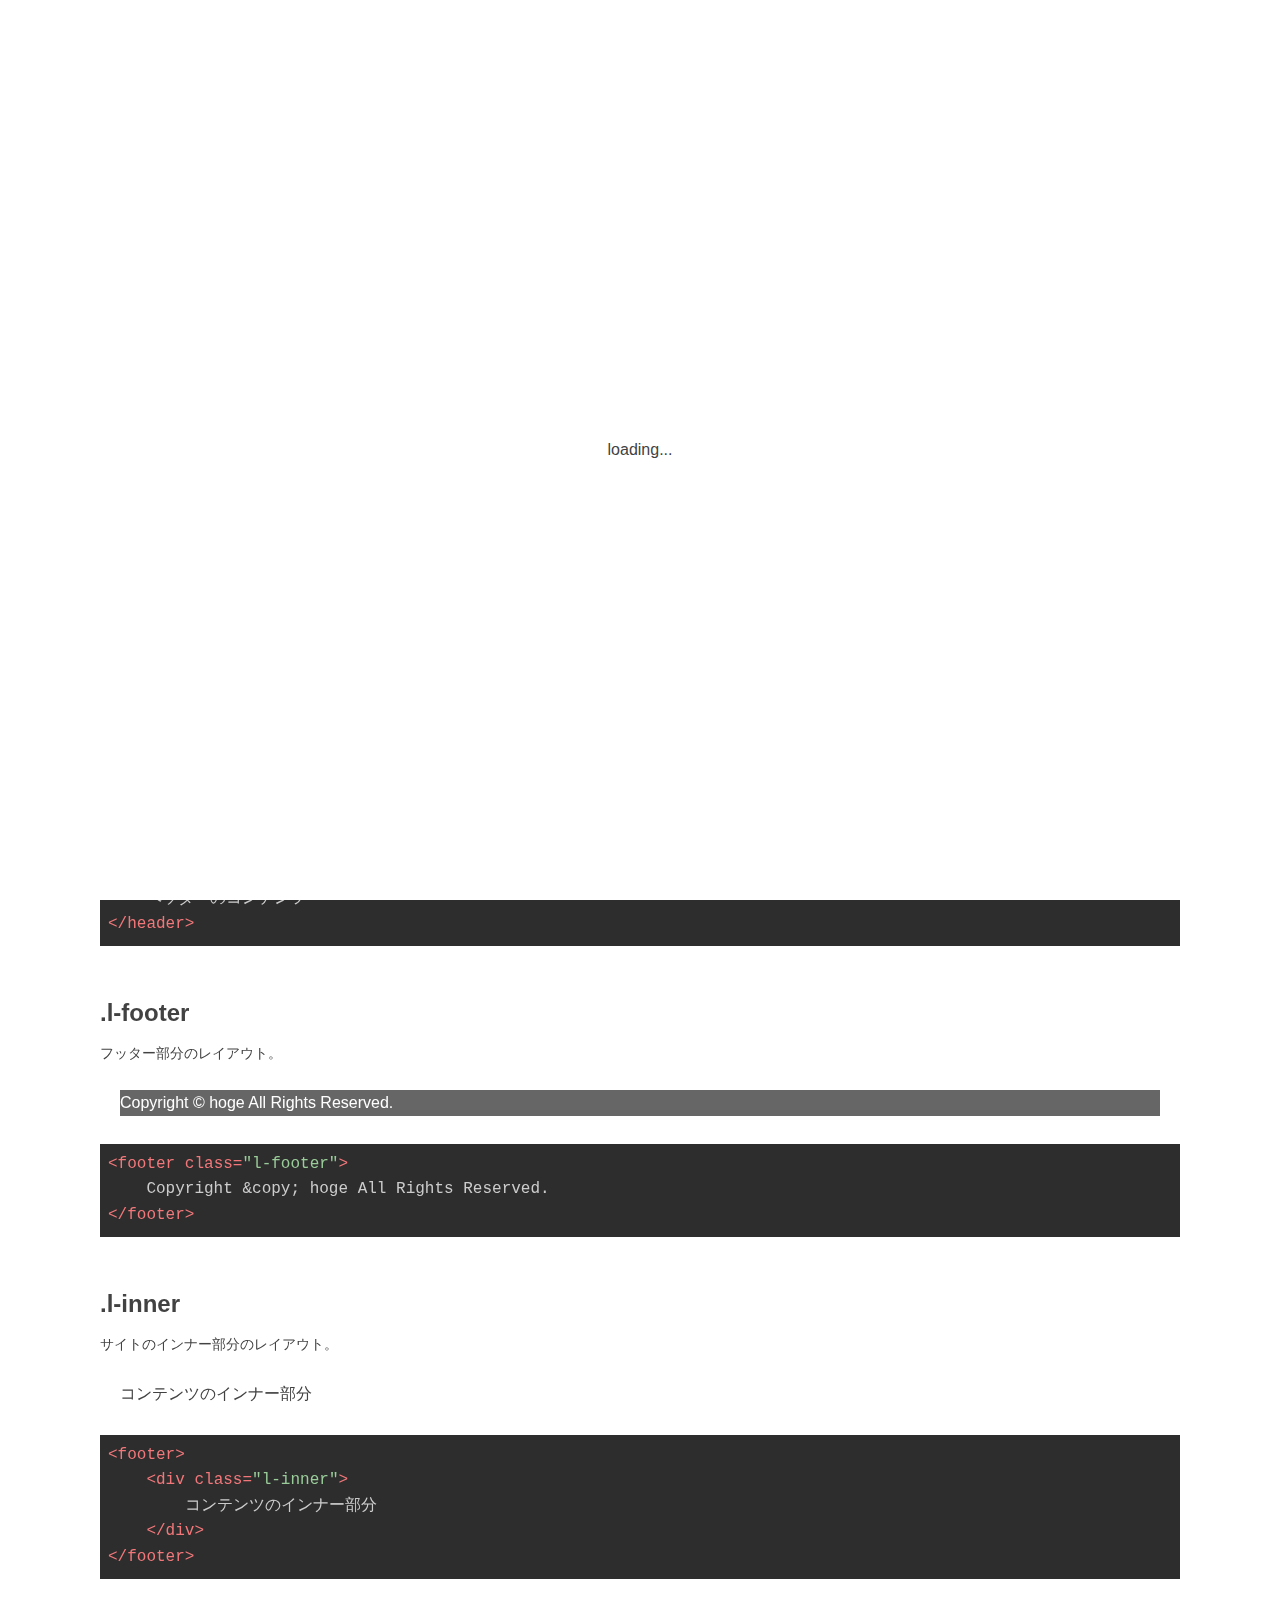
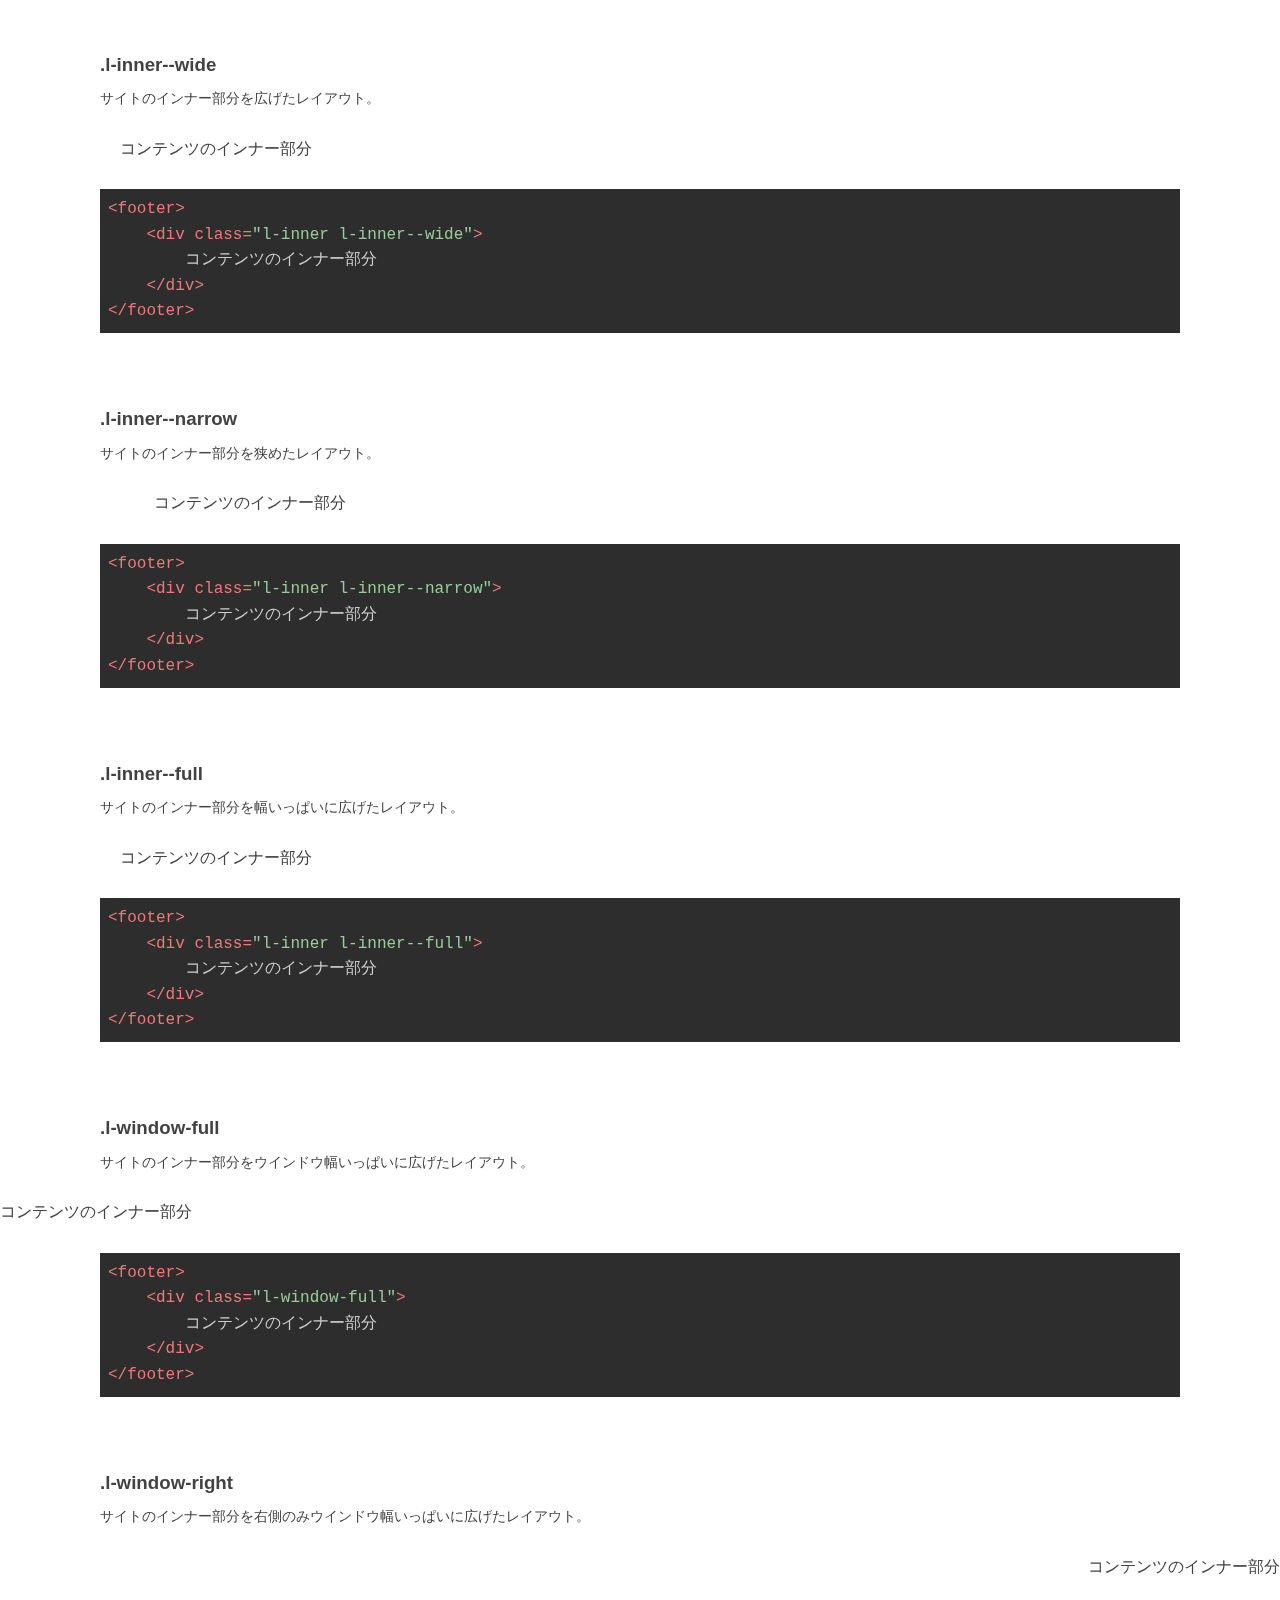
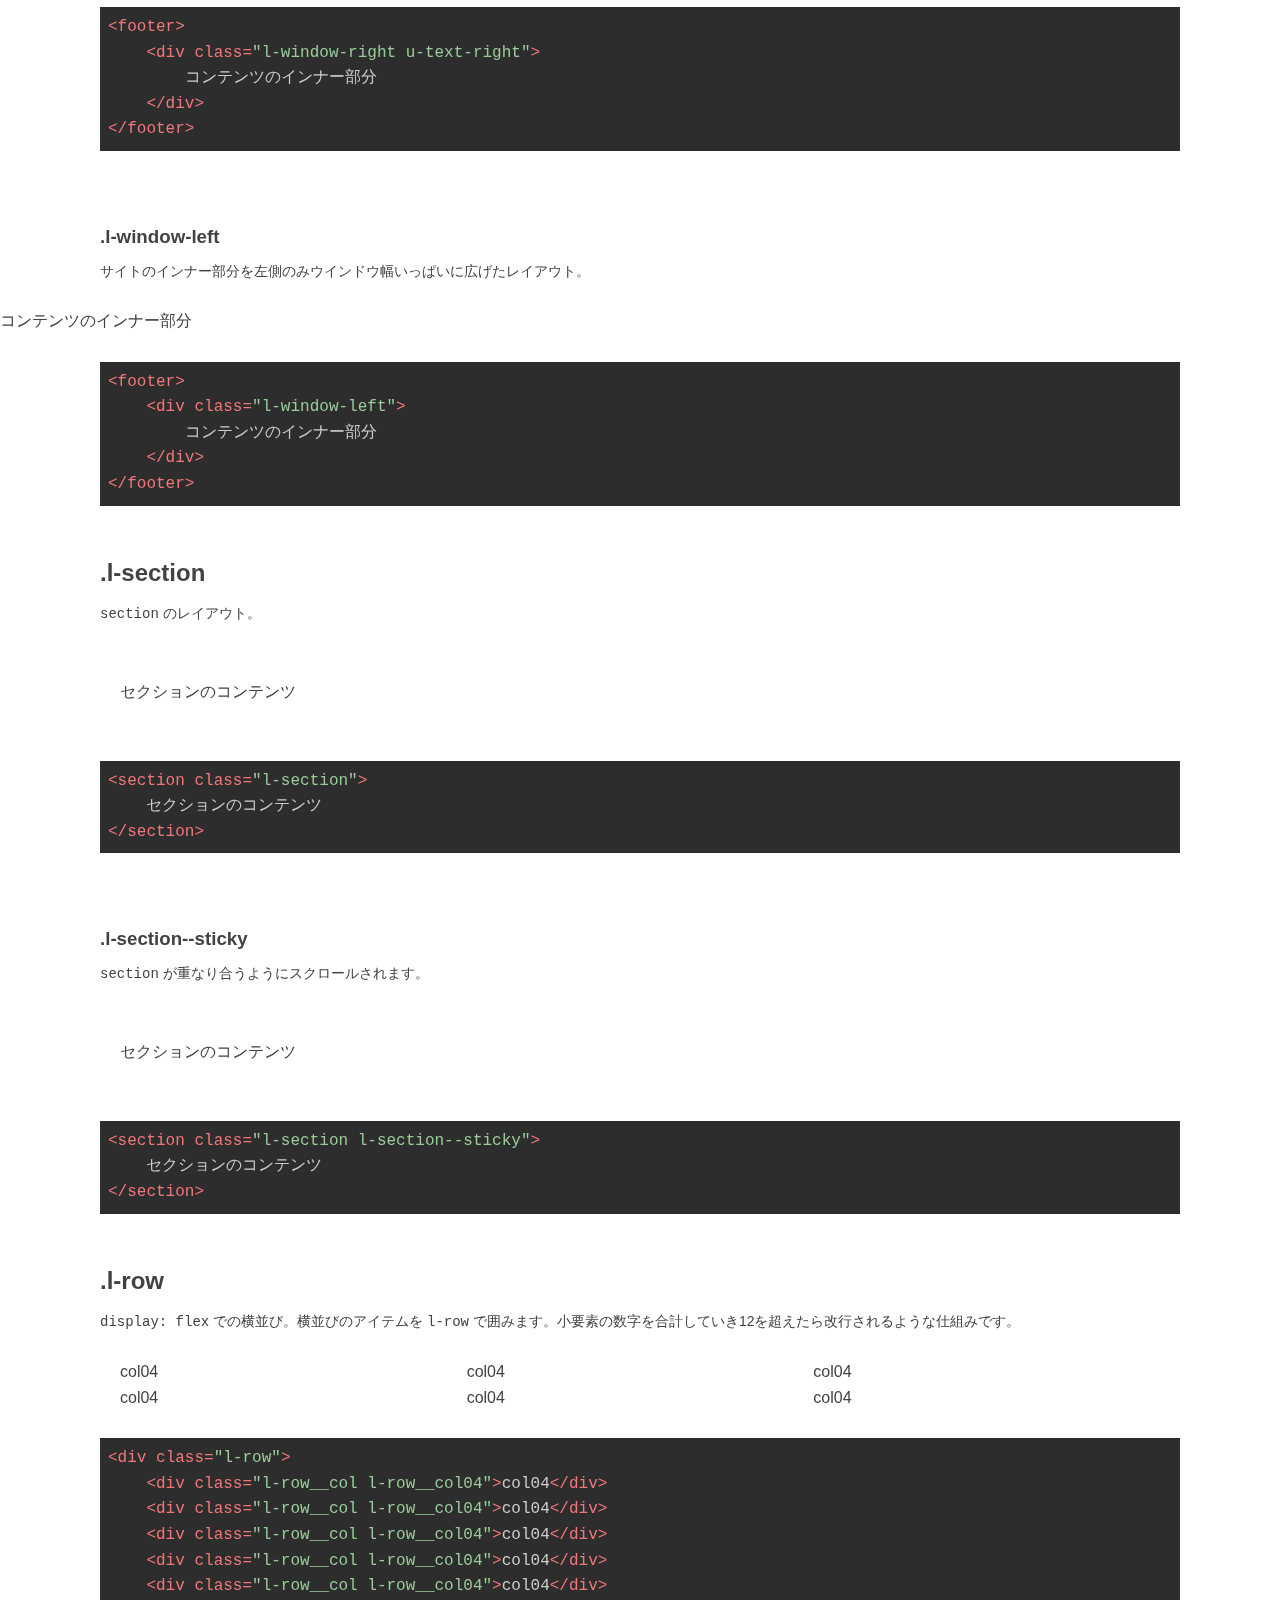
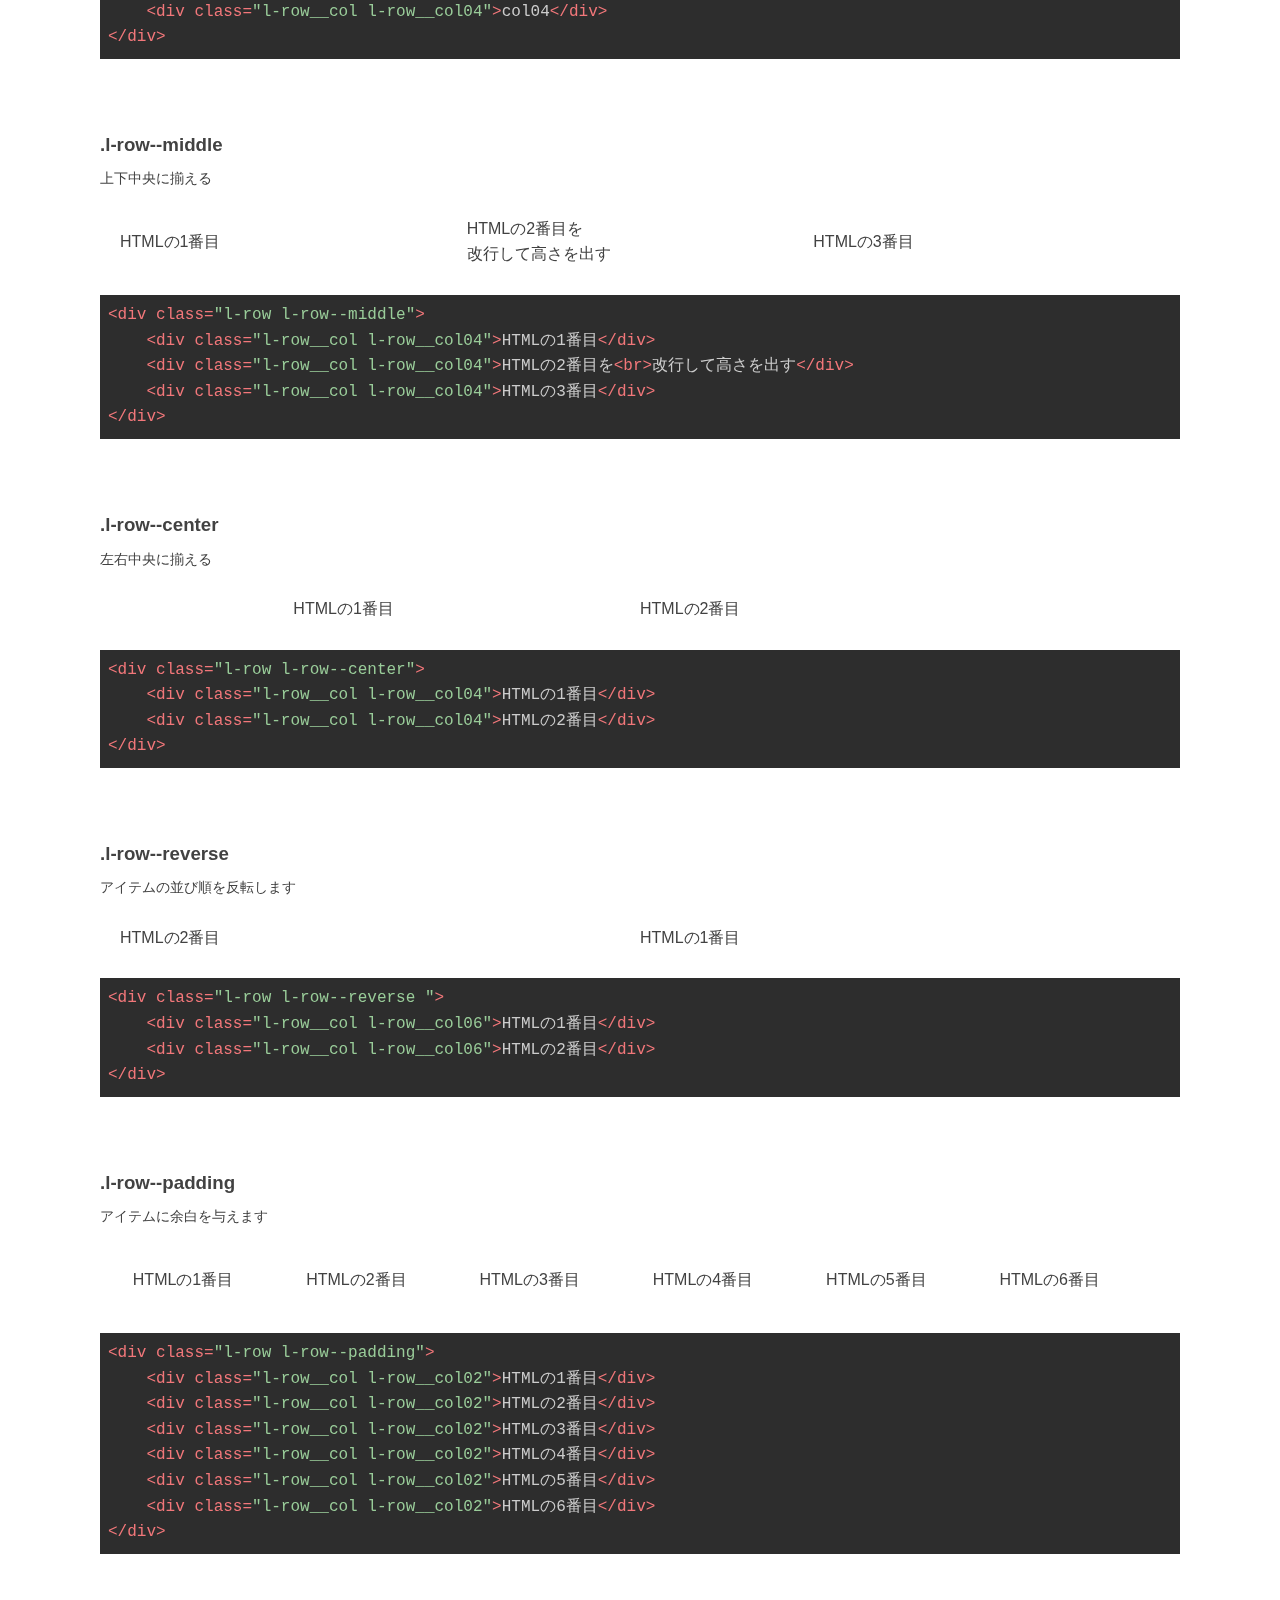
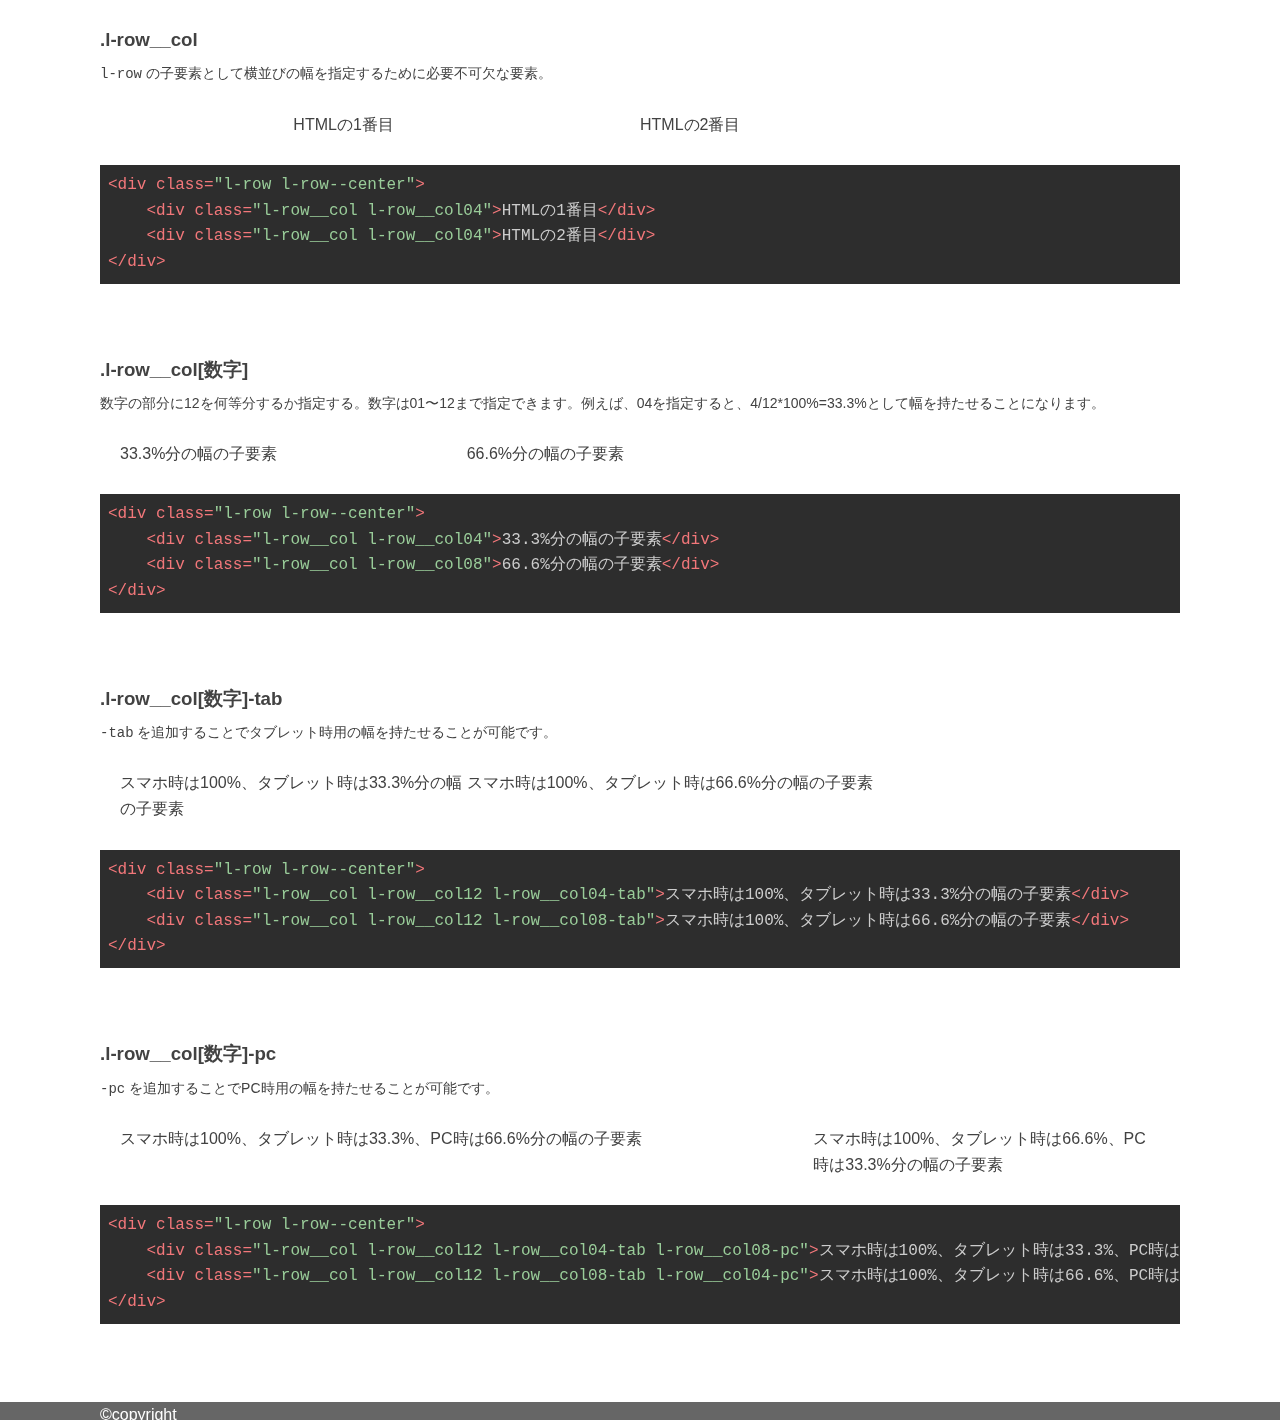
<file: layout/index.html>
<!DOCTYPE html>
<html lang="ja">
  <head>
    <meta charset="UTF-8" />
    <meta name="viewport" content="width=device-width, initial-scale=1.0" />
    <meta http-equiv="X-UA-Compatible" content="ie=edge" />
    <title>Layout｜CSSParts</title>
    <meta
      name="description"
      content="HTMLコーディングを効率化するテンプレート"
    />
    <link
      rel="stylesheet"
      href="../src/lib/highlight/tomorrow-night-eighties.css"
    />
    <link rel="stylesheet" href="../src/css/style.css" />
    <link
      rel="icon"
      href="https://haniwaman.com/template/src/img/common/favicon.ico"
    />
  </head>

  <body>
    <header class="p-header l-header">
      <div class="l-inner">
        <div class="l-row l-row--middle">
          <div class="e-logo u-mr-auto">
            <a href="../index.html">CSSParts</a>
          </div>
          <!-- /e-logo -->
          <nav class="e-nav">
            <ul class="c-navigation">
              <li><a href="index.html">Layout</a></li>
              <li><a href="../component/index.html">Component</a></li>
              <li><a href="../utility/index.html">Utility</a></li>
              <li><a href="../javascript/index.html">JavaScript</a></li>
            </ul>
          </nav>
          <!-- /e-nav -->
          <nav class="e-drawer">
            <div class="c-drawer">
              <div
                class="c-drawer__icon js-drawer for-drawer-header"
                data-target="for-drawer-header"
              >
                <div class="c-drawer__bars">
                  <span class="c-drawer__bar"></span>
                  <span class="c-drawer__bar"></span>
                  <span class="c-drawer__bar"></span>
                </div>
              </div>
              <div class="c-drawer__close js-drawer for-drawer-header"></div>
              <div class="c-drawer__content for-drawer-header">
                <ul class="c-list">
                  <li><a href="../foundation/index.html">Foundation</a></li>
                  <li><a href="index.html">Layout</a></li>
                  <li><a href="../component/index.html">Component</a></li>
                  <li><a href="../project/index.html">Project</a></li>
                  <li><a href="../utility/index.html">Utility</a></li>
                  <li><a href="../setting/index.html">Setting</a></li>
                  <li><a href="../external/index.html">External</a></li>
                  <li><a href="../javascript/index.html">JavaScript</a></li>
                </ul>
              </div>
            </div>
          </nav>
          <!-- /e-drawer -->
        </div>
        <!-- /l-row -->
      </div>
      <!-- /l-inner -->
    </header>
    <!-- /l-header -->

    <div class="c-mainvisual">
      <div class="c-mainvisual__content">
        <div class="c-mainvisual__title">Layout</div>
        <div class="c-mainvisual__lead">
          ヘッダーやフッターなど大枠のレイアウトに関する定義。装飾はなく枠だけを用意しているイメージ。
        </div>
      </div>
    </div>

    <main class="p-content">
      <div class="l-inner">
        <section class="p-component">
          <h2 class="e-title-block">.l-header</h2>
          <p class="e-introduction">ヘッダー部分のレイアウト。</p>
          <div class="p-preview e-preview">
            <div class="l-header">ヘッダーのコンテンツ</div>
          </div>
          <pre
            class="p-code"
          ><code class="html">&lt;div class=&quot;l-header&quot;&gt;
	ヘッダーのコンテンツ
&lt;/div&gt;</code></pre>

          <h3 class="e-title-modify">.l-header--fixed</h3>
          <p class="e-introduction">
            ヘッダー部分を
            <code>position:fixed</code>
            で固定します。
          </p>
          <div class="p-preview e-preview">
            <div class="l-header">ヘッダーのコンテンツ</div>
          </div>
          <pre
            class="p-code"
          ><code class="html">&lt;header class=&quot;l-header l-header--fixed&quot;&gt;
	ヘッダーのコンテンツ
&lt;/header&gt;</code></pre>
        </section>

        <section class="p-component">
          <h2 class="e-title-block">.l-footer</h2>
          <p class="e-introduction">フッター部分のレイアウト。</p>
          <div class="p-preview e-preview">
            <div class="l-footer">
              Copyright &copy; hoge All Rights Reserved.
            </div>
          </div>
          <pre
            class="p-code"
          ><code class="html">&lt;footer class=&quot;l-footer&quot;&gt;
	Copyright &amp;copy; hoge All Rights Reserved.
&lt;/footer&gt;</code></pre>
        </section>

        <section class="p-component">
          <h2 class="e-title-block">.l-inner</h2>
          <p class="e-introduction">サイトのインナー部分のレイアウト。</p>
          <div class="p-preview e-preview">
            <div class="l-inner">コンテンツのインナー部分</div>
          </div>
          <pre class="p-code"><code class="html">&lt;footer&gt;
	&lt;div class=&quot;l-inner&quot;&gt;
		コンテンツのインナー部分
	&lt;/div&gt;
&lt;/footer&gt;</code></pre>
          <h3 id="a-l-inner-wide" class="e-title-block">.l-inner--wide</h3>
          <p class="e-introduction">サイトのインナー部分を広げたレイアウト。</p>
          <div class="p-preview e-preview">
            <div class="l-inner l-inner--wide">コンテンツのインナー部分</div>
          </div>
          <pre class="p-code"><code class="html">&lt;footer&gt;
	&lt;div class=&quot;l-inner l-inner--wide&quot;&gt;
		コンテンツのインナー部分
	&lt;/div&gt;
&lt;/footer&gt;</code></pre>

          <h3 id="a-l-inner-narrow" class="e-title-block">.l-inner--narrow</h3>
          <p class="e-introduction">サイトのインナー部分を狭めたレイアウト。</p>
          <div class="p-preview e-preview">
            <div class="l-inner l-inner--narrow">コンテンツのインナー部分</div>
          </div>
          <pre class="p-code"><code class="html">&lt;footer&gt;
	&lt;div class=&quot;l-inner l-inner--narrow&quot;&gt;
		コンテンツのインナー部分
	&lt;/div&gt;
&lt;/footer&gt;</code></pre>

          <h3 id="a-l-inner-full" class="e-title-block">.l-inner--full</h3>
          <p class="e-introduction">
            サイトのインナー部分を幅いっぱいに広げたレイアウト。
          </p>
          <div class="p-preview e-preview">
            <div class="l-inner l-inner--full">コンテンツのインナー部分</div>
          </div>
          <pre class="p-code"><code class="html">&lt;footer&gt;
	&lt;div class=&quot;l-inner l-inner--full&quot;&gt;
		コンテンツのインナー部分
	&lt;/div&gt;
&lt;/footer&gt;</code></pre>

          <h3 id="a-l-window-full" class="e-title-block">.l-window-full</h3>
          <p class="e-introduction">
            サイトのインナー部分をウインドウ幅いっぱいに広げたレイアウト。
          </p>
          <div class="p-preview e-preview">
            <div class="l-window-full">コンテンツのインナー部分</div>
          </div>
          <pre class="p-code"><code class="html">&lt;footer&gt;
	&lt;div class=&quot;l-window-full&quot;&gt;
		コンテンツのインナー部分
	&lt;/div&gt;
&lt;/footer&gt;</code></pre>

          <h3 id="a-l-window-right" class="e-title-block">.l-window-right</h3>
          <p class="e-introduction">
            サイトのインナー部分を右側のみウインドウ幅いっぱいに広げたレイアウト。
          </p>
          <div class="p-preview e-preview">
            <div class="l-window-right u-text-right">
              コンテンツのインナー部分
            </div>
          </div>
          <pre class="p-code"><code class="html">&lt;footer&gt;
	&lt;div class=&quot;l-window-right u-text-right&quot;&gt;
		コンテンツのインナー部分
	&lt;/div&gt;
&lt;/footer&gt;</code></pre>

          <h3 id="a-l-window-left" class="e-title-block">.l-window-left</h3>
          <p class="e-introduction">
            サイトのインナー部分を左側のみウインドウ幅いっぱいに広げたレイアウト。
          </p>

          <div class="p-preview e-preview">
            <div class="l-window-left">コンテンツのインナー部分</div>
          </div>
          <pre class="p-code"><code class="html">&lt;footer&gt;
	&lt;div class=&quot;l-window-left&quot;&gt;
		コンテンツのインナー部分
	&lt;/div&gt;
&lt;/footer&gt;</code></pre>
        </section>

        <section class="p-component">
          <h2 class="e-title-block">.l-section</h2>
          <p class="e-introduction">
            <code>section</code>
            のレイアウト。
          </p>
          <div class="p-preview e-preview">
            <div class="l-section">セクションのコンテンツ</div>
          </div>
          <pre
            class="p-code"
          ><code class="html">&lt;section class=&quot;l-section&quot;&gt;
	セクションのコンテンツ
&lt;/section&gt;</code></pre>

          <h3 class="e-title-modify">.l-section--sticky</h3>
          <p class="e-introduction">
            <code>section</code>
            が重なり合うようにスクロールされます。
          </p>
          <div class="p-preview e-preview">
            <div class="l-section l-section--sticky">
              セクションのコンテンツ
            </div>
          </div>
          <pre
            class="p-code"
          ><code class="html">&lt;section class=&quot;l-section l-section--sticky&quot;&gt;
	セクションのコンテンツ
&lt;/section&gt;</code></pre>
        </section>

        <section class="p-component">
          <h2 id="a-l-row" class="e-title-block">.l-row</h2>
          <p class="e-introduction">
            <code>display: flex</code>
            での横並び。横並びのアイテムを
            <code>l-row</code>
            で囲みます。小要素の数字を合計していき12を超えたら改行されるような仕組みです。
          </p>
          <div class="p-preview e-preview">
            <div class="l-row">
              <div class="l-row__col l-row__col04">col04</div>
              <div class="l-row__col l-row__col04">col04</div>
              <div class="l-row__col l-row__col04">col04</div>
              <div class="l-row__col l-row__col04">col04</div>
              <div class="l-row__col l-row__col04">col04</div>
              <div class="l-row__col l-row__col04">col04</div>
            </div>
          </div>
          <pre
            class="p-code"
          ><code class="html">&lt;div class=&quot;l-row&quot;&gt;
	&lt;div class=&quot;l-row__col l-row__col04&quot;&gt;col04&lt;/div&gt;
	&lt;div class=&quot;l-row__col l-row__col04&quot;&gt;col04&lt;/div&gt;
	&lt;div class=&quot;l-row__col l-row__col04&quot;&gt;col04&lt;/div&gt;
	&lt;div class=&quot;l-row__col l-row__col04&quot;&gt;col04&lt;/div&gt;
	&lt;div class=&quot;l-row__col l-row__col04&quot;&gt;col04&lt;/div&gt;
	&lt;div class=&quot;l-row__col l-row__col04&quot;&gt;col04&lt;/div&gt;
&lt;/div&gt;</code></pre>

          <h3 class="e-title-block">.l-row--middle</h3>
          <p class="e-introduction">上下中央に揃える</p>
          <div class="p-preview e-preview">
            <div class="l-row l-row--middle">
              <div class="l-row__col l-row__col04">HTMLの1番目</div>
              <div class="l-row__col l-row__col04">
                HTMLの2番目を
                <br />
                改行して高さを出す
              </div>
              <div class="l-row__col l-row__col04">HTMLの3番目</div>
            </div>
          </div>
          <pre
            class="p-code"
          ><code class="html">&lt;div class=&quot;l-row l-row--middle&quot;&gt;
	&lt;div class=&quot;l-row__col l-row__col04&quot;&gt;HTMLの1番目&lt;/div&gt;
	&lt;div class=&quot;l-row__col l-row__col04&quot;&gt;HTMLの2番目を&lt;br&gt;改行して高さを出す&lt;/div&gt;
	&lt;div class=&quot;l-row__col l-row__col04&quot;&gt;HTMLの3番目&lt;/div&gt;
&lt;/div&gt;</code></pre>

          <h3 class="e-title-block">.l-row--center</h3>
          <p class="e-introduction">左右中央に揃える</p>
          <div class="p-preview e-preview">
            <div class="l-row l-row--center">
              <div class="l-row__col l-row__col04">HTMLの1番目</div>
              <div class="l-row__col l-row__col04">HTMLの2番目</div>
            </div>
          </div>
          <pre
            class="p-code"
          ><code class="html">&lt;div class=&quot;l-row l-row--center&quot;&gt;
	&lt;div class=&quot;l-row__col l-row__col04&quot;&gt;HTMLの1番目&lt;/div&gt;
	&lt;div class=&quot;l-row__col l-row__col04&quot;&gt;HTMLの2番目&lt;/div&gt;
&lt;/div&gt;</code></pre>

          <h3 class="e-title-block">.l-row--reverse</h3>
          <p class="e-introduction">アイテムの並び順を反転します</p>
          <div class="p-preview e-preview">
            <div class="l-row l-row--reverse">
              <div class="l-row__col l-row__col06">HTMLの1番目</div>
              <div class="l-row__col l-row__col06">HTMLの2番目</div>
            </div>
          </div>
          <pre
            class="p-code"
          ><code class="html">&lt;div class=&quot;l-row l-row--reverse &quot;&gt;
	&lt;div class=&quot;l-row__col l-row__col06&quot;&gt;HTMLの1番目&lt;/div&gt;
	&lt;div class=&quot;l-row__col l-row__col06&quot;&gt;HTMLの2番目&lt;/div&gt;
&lt;/div&gt;</code></pre>

          <h3 class="e-title-block">.l-row--padding</h3>
          <p class="e-introduction">アイテムに余白を与えます</p>
          <div class="p-preview e-preview">
            <div class="l-row l-row--padding">
              <div class="l-row__col l-row__col02">HTMLの1番目</div>
              <div class="l-row__col l-row__col02">HTMLの2番目</div>
              <div class="l-row__col l-row__col02">HTMLの3番目</div>
              <div class="l-row__col l-row__col02">HTMLの4番目</div>
              <div class="l-row__col l-row__col02">HTMLの5番目</div>
              <div class="l-row__col l-row__col02">HTMLの6番目</div>
            </div>
          </div>
          <pre
            class="p-code"
          ><code class="html">&lt;div class=&quot;l-row l-row--padding&quot;&gt;
	&lt;div class=&quot;l-row__col l-row__col02&quot;&gt;HTMLの1番目&lt;/div&gt;
	&lt;div class=&quot;l-row__col l-row__col02&quot;&gt;HTMLの2番目&lt;/div&gt;
	&lt;div class=&quot;l-row__col l-row__col02&quot;&gt;HTMLの3番目&lt;/div&gt;
	&lt;div class=&quot;l-row__col l-row__col02&quot;&gt;HTMLの4番目&lt;/div&gt;
	&lt;div class=&quot;l-row__col l-row__col02&quot;&gt;HTMLの5番目&lt;/div&gt;
	&lt;div class=&quot;l-row__col l-row__col02&quot;&gt;HTMLの6番目&lt;/div&gt;
&lt;/div&gt;</code></pre>

          <h3 class="e-title-block">.l-row__col</h3>
          <p class="e-introduction">
            <code>l-row</code>
            の子要素として横並びの幅を指定するために必要不可欠な要素。
          </p>
          <div class="p-preview e-preview">
            <div class="l-row l-row--center">
              <div class="l-row__col l-row__col04">HTMLの1番目</div>
              <div class="l-row__col l-row__col04">HTMLの2番目</div>
            </div>
          </div>
          <pre
            class="p-code"
          ><code class="html">&lt;div class=&quot;l-row l-row--center&quot;&gt;
	&lt;div class=&quot;l-row__col l-row__col04&quot;&gt;HTMLの1番目&lt;/div&gt;
	&lt;div class=&quot;l-row__col l-row__col04&quot;&gt;HTMLの2番目&lt;/div&gt;
&lt;/div&gt;</code></pre>

          <h3 class="e-title-block">.l-row__col[数字]</h3>
          <p class="e-introduction">
            数字の部分に12を何等分するか指定する。数字は01〜12まで指定できます。例えば、04を指定すると、4/12*100%=33.3%として幅を持たせることになります。
          </p>
          <div class="p-preview e-preview">
            <div class="l-row l-row--center">
              <div class="l-row__col l-row__col04">33.3%分の幅の子要素</div>
              <div class="l-row__col l-row__col08">66.6%分の幅の子要素</div>
            </div>
          </div>
          <pre
            class="p-code"
          ><code class="html">&lt;div class=&quot;l-row l-row--center&quot;&gt;
	&lt;div class=&quot;l-row__col l-row__col04&quot;&gt;33.3%分の幅の子要素&lt;/div&gt;
	&lt;div class=&quot;l-row__col l-row__col08&quot;&gt;66.6%分の幅の子要素&lt;/div&gt;
&lt;/div&gt;</code></pre>

          <h3 class="e-title-block">.l-row__col[数字]-tab</h3>
          <p class="e-introduction">
            <code>-tab</code>
            を追加することでタブレット時用の幅を持たせることが可能です。
          </p>
          <div class="p-preview e-preview">
            <div class="l-row l-row--center">
              <div class="l-row__col l-row__col12 l-row__col04-tab">
                スマホ時は100%、タブレット時は33.3%分の幅の子要素
              </div>
              <div class="l-row__col l-row__col12 l-row__col08-tab">
                スマホ時は100%、タブレット時は66.6%分の幅の子要素
              </div>
            </div>
          </div>
          <pre
            class="p-code"
          ><code class="html">&lt;div class=&quot;l-row l-row--center&quot;&gt;
	&lt;div class=&quot;l-row__col l-row__col12 l-row__col04-tab&quot;&gt;スマホ時は100%、タブレット時は33.3%分の幅の子要素&lt;/div&gt;
	&lt;div class=&quot;l-row__col l-row__col12 l-row__col08-tab&quot;&gt;スマホ時は100%、タブレット時は66.6%分の幅の子要素&lt;/div&gt;
&lt;/div&gt;</code></pre>

          <h3 class="e-title-block">.l-row__col[数字]-pc</h3>
          <p class="e-introduction">
            <code>-pc</code>
            を追加することでPC時用の幅を持たせることが可能です。
          </p>
          <div class="p-preview e-preview">
            <div class="l-row l-row--center">
              <div
                class="l-row__col l-row__col12 l-row__col04-tab l-row__col08-pc"
              >
                スマホ時は100%、タブレット時は33.3%、PC時は66.6%分の幅の子要素
              </div>
              <div
                class="l-row__col l-row__col12 l-row__col08-tab l-row__col04-pc"
              >
                スマホ時は100%、タブレット時は66.6%、PC時は33.3%分の幅の子要素
              </div>
            </div>
          </div>
          <pre
            class="p-code"
          ><code class="html">&lt;div class=&quot;l-row l-row--center&quot;&gt;
	&lt;div class=&quot;l-row__col l-row__col12 l-row__col04-tab l-row__col08-pc&quot;&gt;スマホ時は100%、タブレット時は33.3%、PC時は66.6%分の幅の子要素素&lt;/div&gt;
	&lt;div class=&quot;l-row__col l-row__col12 l-row__col08-tab l-row__col04-pc&quot;&gt;スマホ時は100%、タブレット時は66.6%、PC時は33.3%分の幅の子要素&lt;/div&gt;
&lt;/div&gt;</code></pre>
        </section>
      </div>
    </main>

    <footer class="l-footer">
      <div class="l-inner">
        <div class="p-copy">&copy;copyright</div>
      </div>
    </footer>

    <div class="c-floating js-floating">
      <a href="index.html#" class="">
        <div class="c-icon-arrow-top"><span></span></div>
      </a>
    </div>

    <div class="c-loading">
      <div class="c-loading__content">loading...</div>
    </div>

    <script src="https://code.jquery.com/jquery-3.4.1.min.js"></script>
    <script src="../src/lib/stickyfill/stickyfill.min-var=2.0.5.js"></script>
    <script src="../src/lib/intersection-observer/intersection-observer.js"></script>
    <script src="../src/lib/highlight/highlight.pack.js"></script>
    <script src="../src/js/script-var=1.0.0.js"></script>
    <script src="../src/js/my-var=1.0.0.js"></script>
  </body>
</html>
</file>
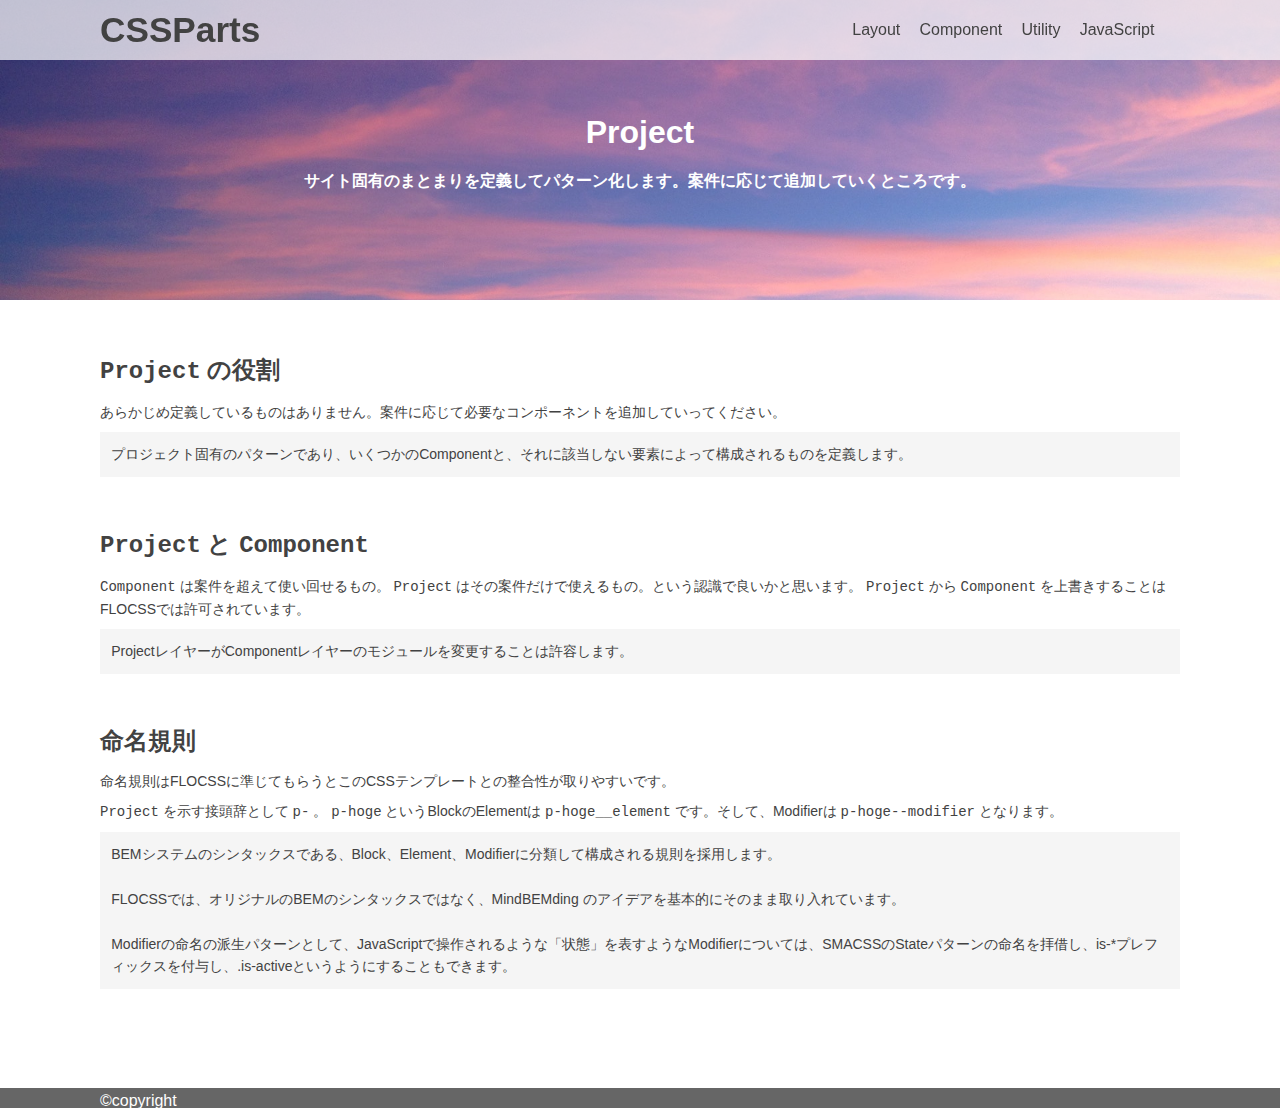
<file: project/index.html>
<!DOCTYPE html>
<html lang="ja">
  <head>
    <meta charset="UTF-8" />
    <meta name="viewport" content="width=device-width, initial-scale=1.0" />
    <meta http-equiv="X-UA-Compatible" content="ie=edge" />
    <title>Project｜CSSParts</title>
    <meta
      name="description"
      content="HTMLコーディングを効率化するテンプレート"
    />
    <link
      rel="stylesheet"
      href="../src/lib/highlight/tomorrow-night-eighties.css"
    />
    <link rel="stylesheet" href="../src/css/style.css" />
    <link
      rel="icon"
      href="https://haniwaman.com/template/src/img/common/favicon.ico"
    />
  </head>

  <body>
    <header class="p-header l-header">
      <div class="l-inner">
        <div class="l-row l-row--middle">
          <div class="e-logo u-mr-auto">
            <a href="../index.html">CSSParts</a>
          </div>
          <!-- /e-logo -->
          <nav class="e-nav">
            <ul class="c-navigation">
              <li><a href="../layout/index.html">Layout</a></li>
              <li><a href="../component/index.html">Component</a></li>
              <li><a href="../utility/index.html">Utility</a></li>
              <li><a href="../javascript/index.html">JavaScript</a></li>
            </ul>
          </nav>
          <!-- /e-nav -->
          <nav class="e-drawer">
            <div class="c-drawer">
              <div
                class="c-drawer__icon js-drawer for-drawer-header"
                data-target="for-drawer-header"
              >
                <div class="c-drawer__bars">
                  <span class="c-drawer__bar"></span>
                  <span class="c-drawer__bar"></span>
                  <span class="c-drawer__bar"></span>
                </div>
              </div>
              <div class="c-drawer__close js-drawer for-drawer-header"></div>
              <div class="c-drawer__content for-drawer-header">
                <ul class="c-list">
                  <li><a href="../foundation/index.html">Foundation</a></li>
                  <li><a href="../layout/index.html">Layout</a></li>
                  <li><a href="../component/index.html">Component</a></li>
                  <li><a href="index.html">Project</a></li>
                  <li><a href="../utility/index.html">Utility</a></li>
                  <li><a href="../setting/index.html">Setting</a></li>
                  <li><a href="../external/index.html">External</a></li>
                  <li><a href="../javascript/index.html">JavaScript</a></li>
                </ul>
              </div>
            </div>
          </nav>
          <!-- /e-drawer -->
        </div>
        <!-- /l-row -->
      </div>
      <!-- /l-inner -->
    </header>
    <!-- /l-header -->

    <div class="c-mainvisual">
      <div class="c-mainvisual__content">
        <div class="c-mainvisual__title">Project</div>
        <div class="c-mainvisual__lead">
          サイト固有のまとまりを定義してパターン化します。案件に応じて追加していくところです。
        </div>
      </div>
    </div>

    <main class="p-main">
      <div class="l-inner">
        <section class="p-component">
          <h2 id="a-role" class="e-title-block">
            <code>Project</code>
            の役割
          </h2>
          <div class="e-introduction">
            <p>
              あらかじめ定義しているものはありません。案件に応じて必要なコンポーネントを追加していってください。
            </p>
            <blockquote>
              プロジェクト固有のパターンであり、いくつかのComponentと、それに該当しない要素によって構成されるものを定義します。
            </blockquote>
          </div>
        </section>

        <section class="p-component">
          <h2 id="a-animation" class="e-title-block">
            <code>Project</code>
            と
            <code>Component</code>
          </h2>
          <div class="e-introduction">
            <p>
              <code>Component</code>
              は案件を超えて使い回せるもの。
              <code>Project</code>
              はその案件だけで使えるもの。という認識で良いかと思います。
              <code>Project</code>
              から
              <code>Component</code>
              を上書きすることはFLOCSSでは許可されています。
            </p>
            <blockquote>
              ProjectレイヤーがComponentレイヤーのモジュールを変更することは許容します。
            </blockquote>
          </div>
        </section>

        <section class="p-component">
          <h2 id="a-bem" class="e-title-block">命名規則</h2>
          <div class="e-introduction">
            <p>
              命名規則はFLOCSSに準じてもらうとこのCSSテンプレートとの整合性が取りやすいです。
            </p>
            <p>
              <code>Project</code>
              を示す接頭辞として
              <code>p-</code>
              。
              <code>p-hoge</code>
              というBlockのElementは
              <code>p-hoge__element</code>
              です。そして、Modifierは
              <code>p-hoge--modifier</code>
              となります。
            </p>
            <blockquote>
              BEMシステムのシンタックスである、Block、Element、Modifierに分類して構成される規則を採用します。
              <br />
              <br />
              FLOCSSでは、オリジナルのBEMのシンタックスではなく、MindBEMding
              のアイデアを基本的にそのまま取り入れています。
              <br />
              <br />
              Modifierの命名の派生パターンとして、JavaScriptで操作されるような「状態」を表すようなModifierについては、SMACSSのStateパターンの命名を拝借し、is-*プレフィックスを付与し、.is-activeというようにすることもできます。
            </blockquote>
          </div>
        </section>
      </div>
    </main>

    <footer class="l-footer">
      <div class="l-inner">
        <div class="p-copy">&copy;copyright</div>
      </div>
    </footer>

    <div class="c-floating js-floating">
      <a href="#" class="">
        <div class="c-icon-arrow-top p-icon-arrow-top"><span></span></div>
      </a>
    </div>

    <div class="c-loading">
      <div class="c-loading__content">loading...</div>
    </div>

    <script src="https://code.jquery.com/jquery-3.4.1.min.js"></script>
    <script src="../src/lib/stickyfill/stickyfill.min-var=2.0.5.js"></script>
    <script src="../src/lib/intersection-observer/intersection-observer.js"></script>
    <script src="../src/lib/highlight/highlight.pack.js"></script>
    <script src="../src/js/script-var=1.0.0.js"></script>
    <script src="../src/js/my-var=1.0.0.js"></script>
  </body>
</html>
</file>
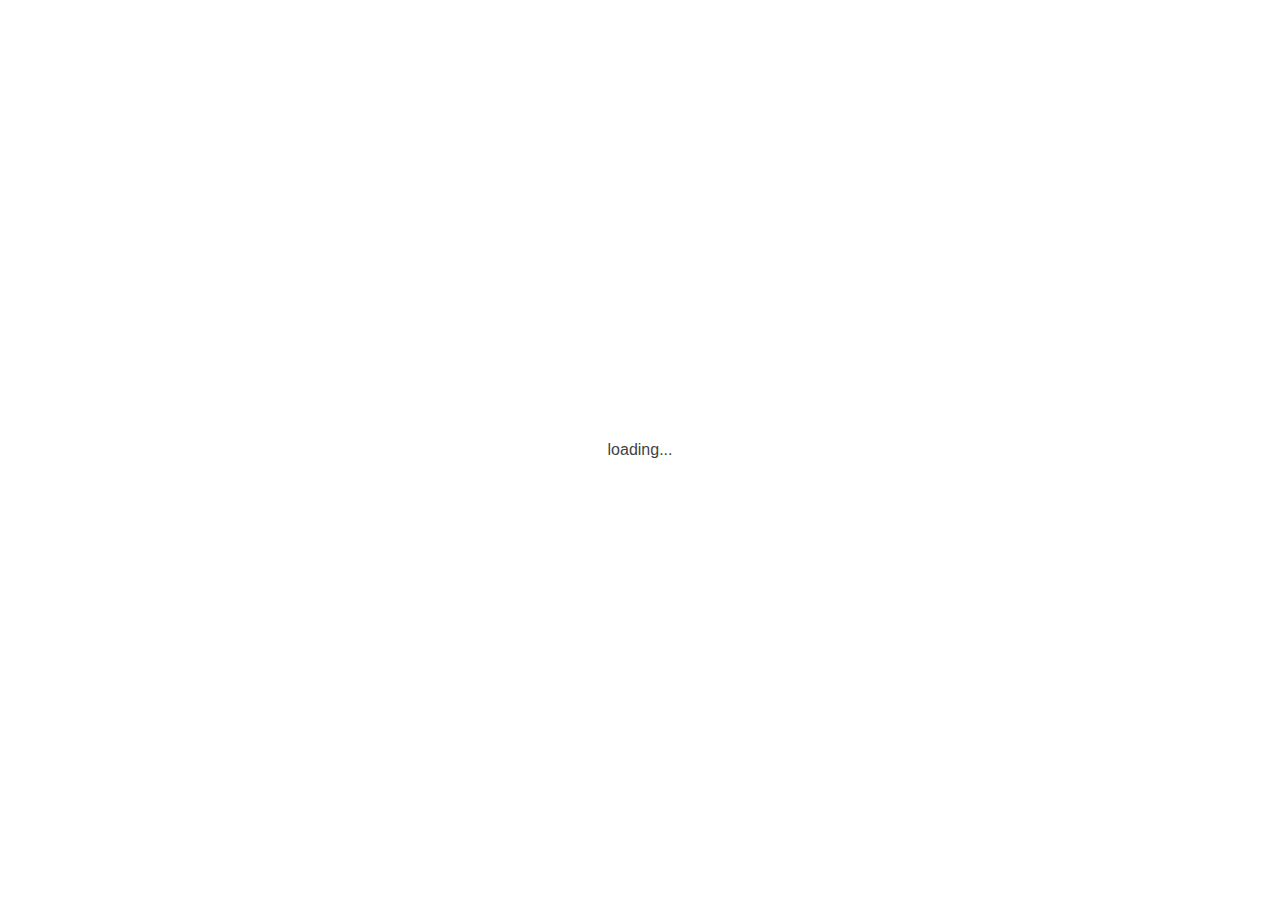
<file: setting/index.html>
<!DOCTYPE html>
<html lang="ja">
  <head>
    <meta charset="UTF-8" />
    <meta name="viewport" content="width=device-width, initial-scale=1.0" />
    <meta http-equiv="X-UA-Compatible" content="ie=edge" />
    <title>Setting｜CSSParts</title>
    <meta
      name="description"
      content="HTMLコーディングを効率化するテンプレート"
    />
    <link
      rel="stylesheet"
      href="../src/lib/highlight/tomorrow-night-eighties.css"
    />
    <link rel="stylesheet" href="../src/css/style.css" />
    <link
      rel="icon"
      href="https://haniwaman.com/template/src/img/common/favicon.ico"
    />
  </head>

  <body>
    <header class="p-header l-header">
      <div class="l-inner">
        <div class="l-row l-row--middle">
          <div class="e-logo u-mr-auto">
            <a href="../index.html">CSSParts</a>
          </div>
          <!-- /e-logo -->
          <nav class="e-nav">
            <ul class="c-navigation">
              <li><a href="../layout/index.html">Layout</a></li>
              <li><a href="../component/index.html">Component</a></li>
              <li><a href="../utility/index.html">Utility</a></li>
              <li><a href="../javascript/index.html">JavaScript</a></li>
            </ul>
          </nav>
          <!-- /e-nav -->
          <nav class="e-drawer">
            <div class="c-drawer">
              <div
                class="c-drawer__icon js-drawer for-drawer-header"
                data-target="for-drawer-header"
              >
                <div class="c-drawer__bars">
                  <span class="c-drawer__bar"></span>
                  <span class="c-drawer__bar"></span>
                  <span class="c-drawer__bar"></span>
                </div>
              </div>
              <div class="c-drawer__close js-drawer for-drawer-header"></div>
              <div class="c-drawer__content for-drawer-header">
                <ul class="c-list">
                  <li><a href="../foundation/index.html">Foundation</a></li>
                  <li><a href="../layout/index.html">Layout</a></li>
                  <li><a href="../component/index.html">Component</a></li>
                  <li><a href="../project/index.html">Project</a></li>
                  <li><a href="../utility/index.html">Utility</a></li>
                  <li><a href="index.html">Setting</a></li>
                  <li><a href="../external/index.html">External</a></li>
                  <li><a href="../javascript/index.html">JavaScript</a></li>
                </ul>
              </div>
            </div>
          </nav>
          <!-- /e-drawer -->
        </div>
        <!-- /l-row -->
      </div>
      <!-- /l-inner -->
    </header>
    <!-- /l-header -->

    <div class="c-mainvisual">
      <div class="c-mainvisual__content">
        <div class="c-mainvisual__title">Setting</div>
        <div class="c-mainvisual__lead">
          色や幅、高さなど各種の値を設定するところ。
        </div>
      </div>
    </div>

    <main class="p-main">
      <div class="l-inner">
        <section class="p-component">
          <h2 id="a-color" class="e-title-block">色</h2>
          <p class="e-introduction">各パーツの色を一元管理しています。</p>
        </section>

        <section class="p-component">
          <h2 id="a-size" class="e-title-block">大きさ</h2>
          <p class="e-introduction"></p>
          各パーツの大きさを一元管理しています。
        </section>

        <section class="p-component">
          <h2 id="a-typography" class="e-title-block">フォント</h2>
          <p class="e-introduction"></p>
          各パーツのフォントを一元管理しています。
        </section>
        <section>
          DartScss仕様に作り直したため、settingはglobalの中で何かしらのファイルに分割されています。
          https://haniwaman.com/dart-sass/
        </section>
      </div>
    </main>

    <footer class="l-footer">
      <div class="l-inner">
        <div class="p-copy">&copy;copyright</div>
      </div>
    </footer>

    <div class="c-floating js-floating">
      <a href="index.html#" class="">
        <div class="c-icon-arrow-top"><span></span></div>
      </a>
    </div>

    <div class="c-loading">
      <div class="c-loading__content">loading...</div>
    </div>

    <script src="https://code.jquery.com/jquery-3.4.1.min.js"></script>
    <script src="../src/lib/stickyfill/stickyfill.min-var=2.0.5.js"></script>
    <script src="../src/lib/intersection-observer/intersection-observer.js"></script>
    <script src="../src/lib/highlight/highlight.pack.js"></script>
    <script src="../src/js/script-var=1.0.0.js"></script>
    <script src="../src/js/my-var=1.0.0.js"></script>
  </body>
</html>
</file>
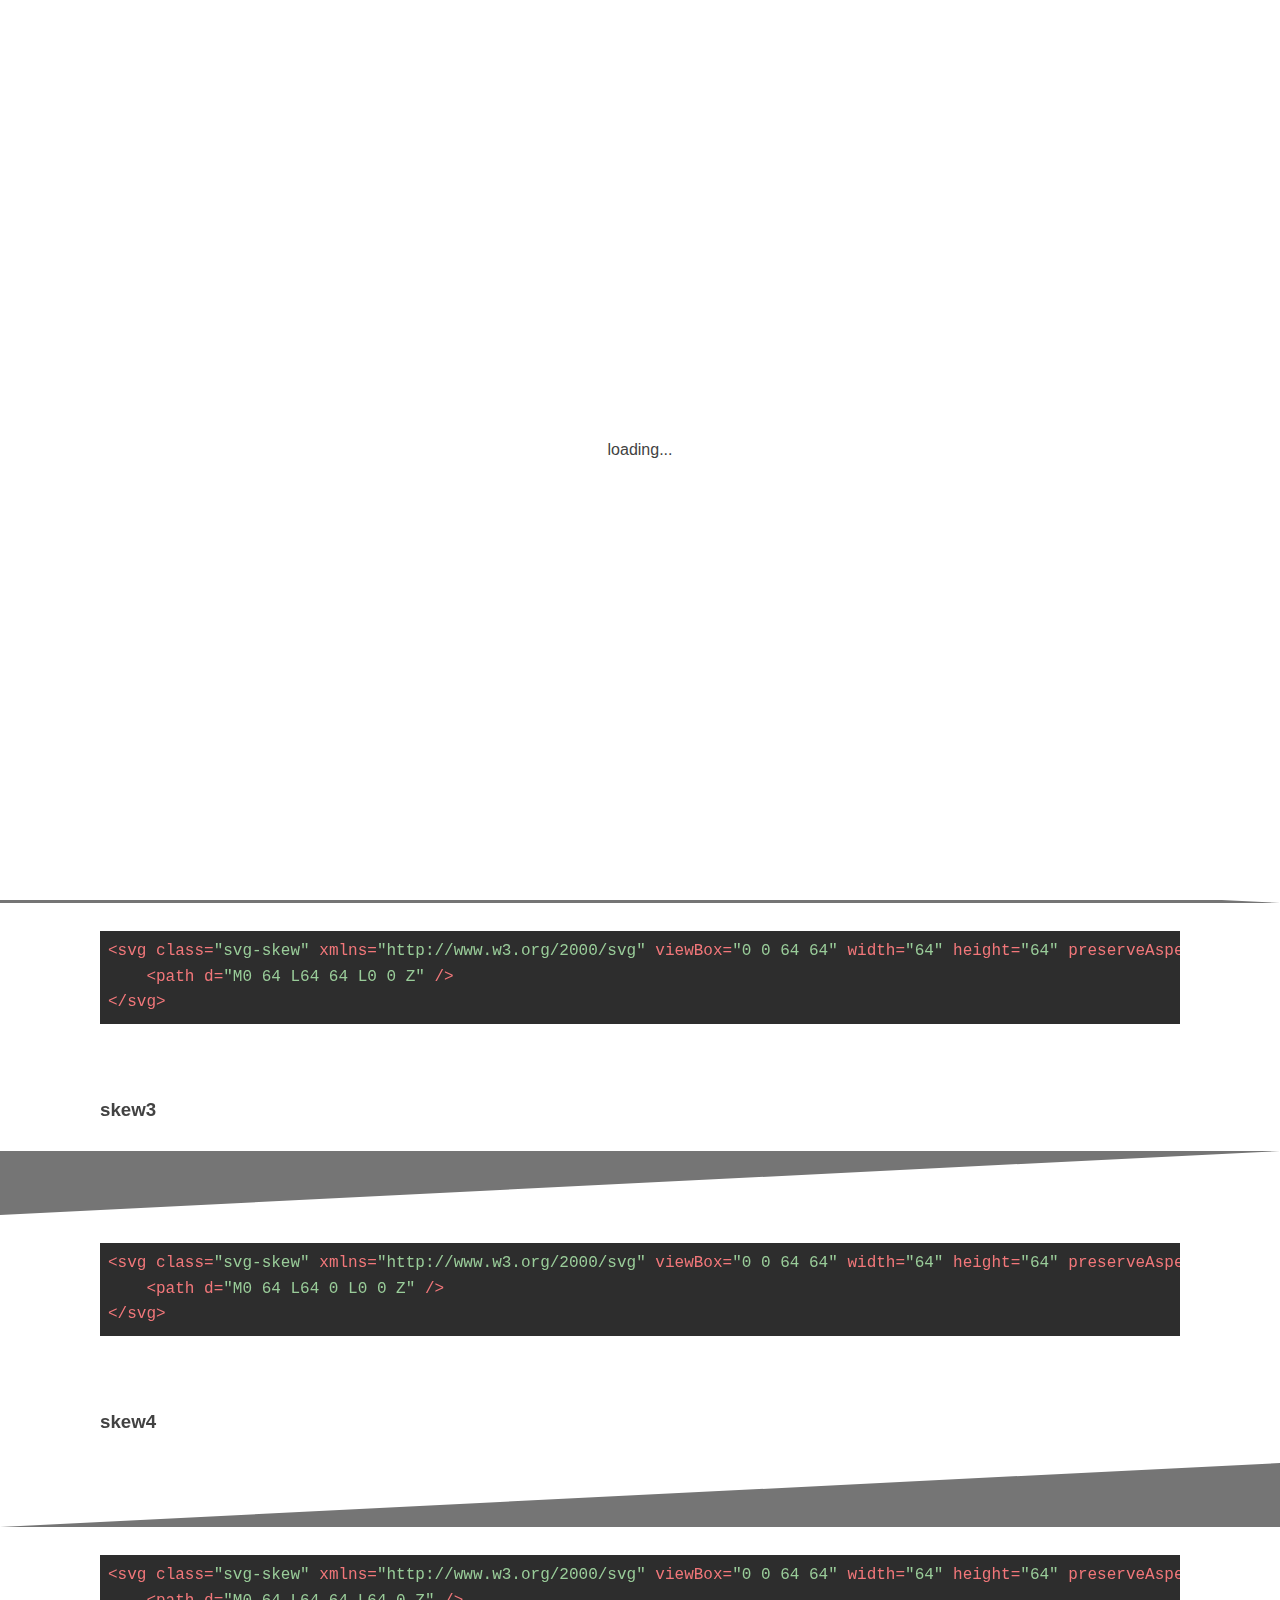
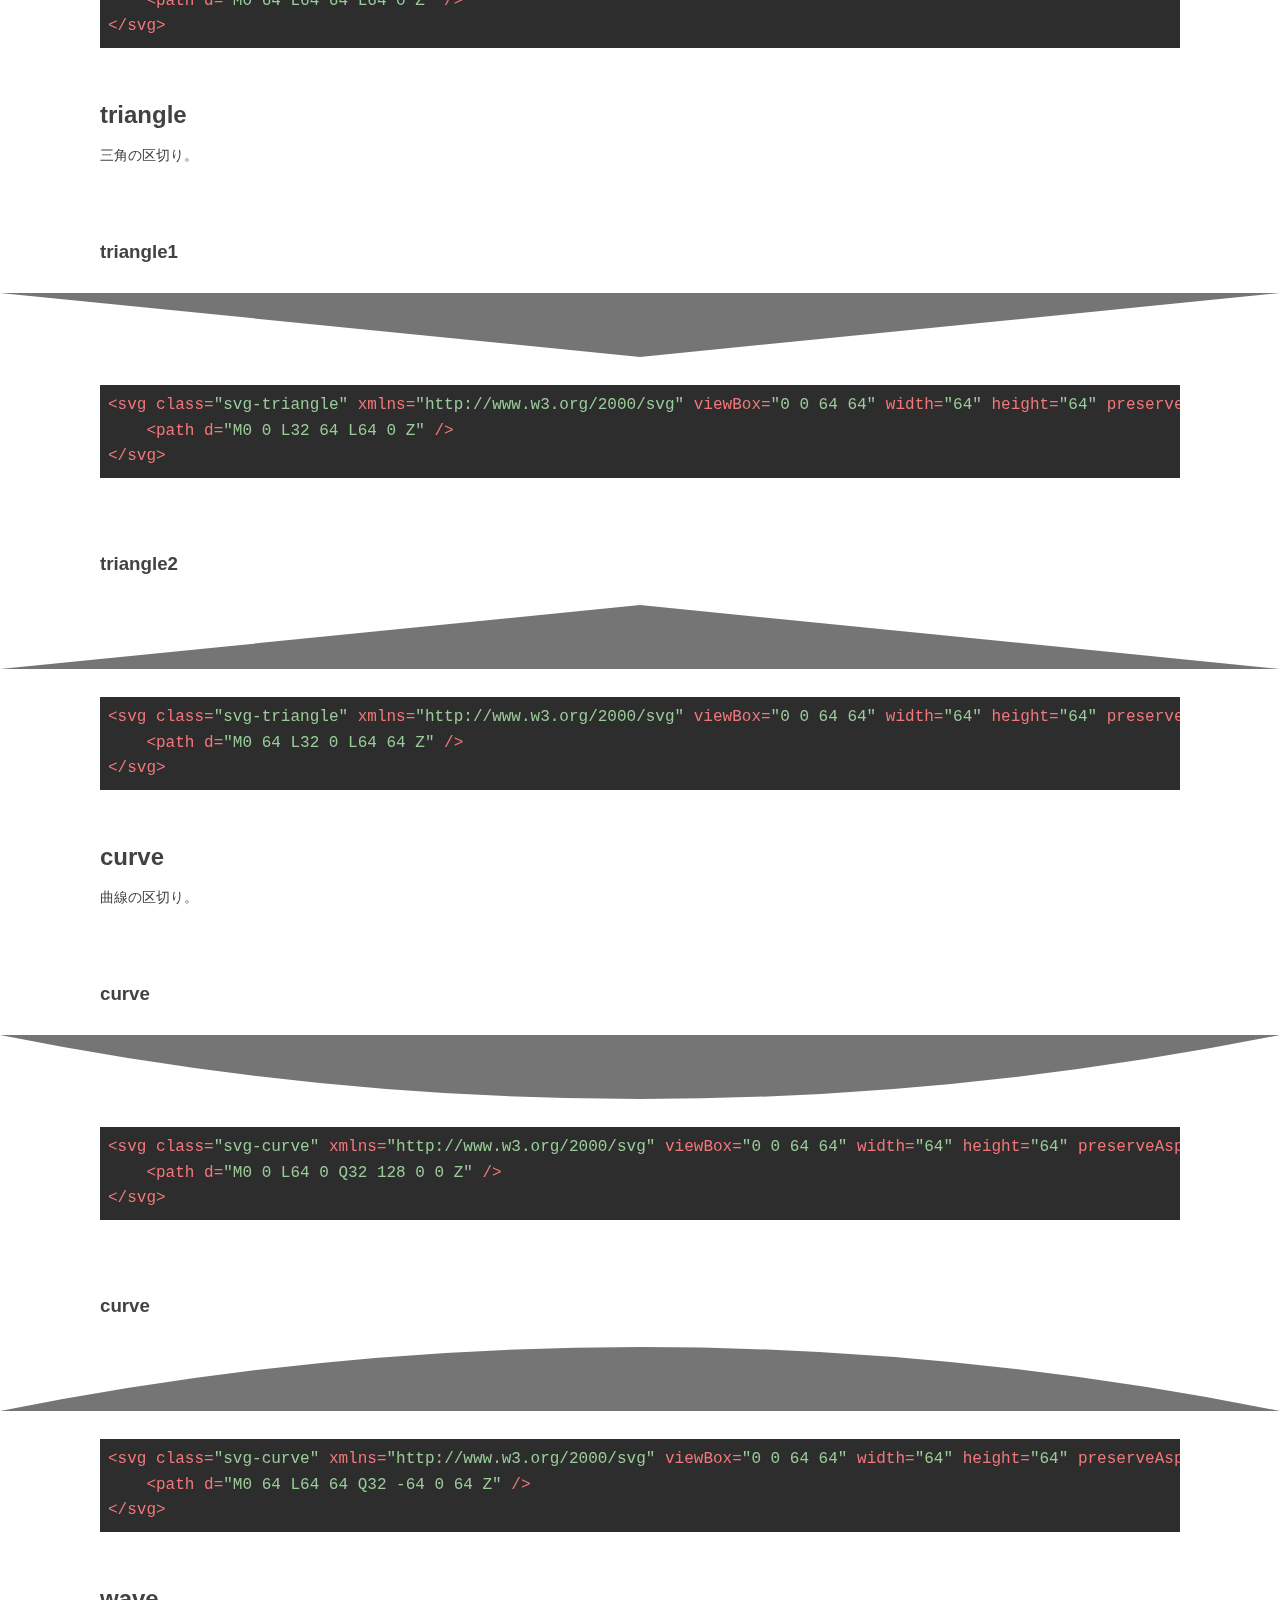
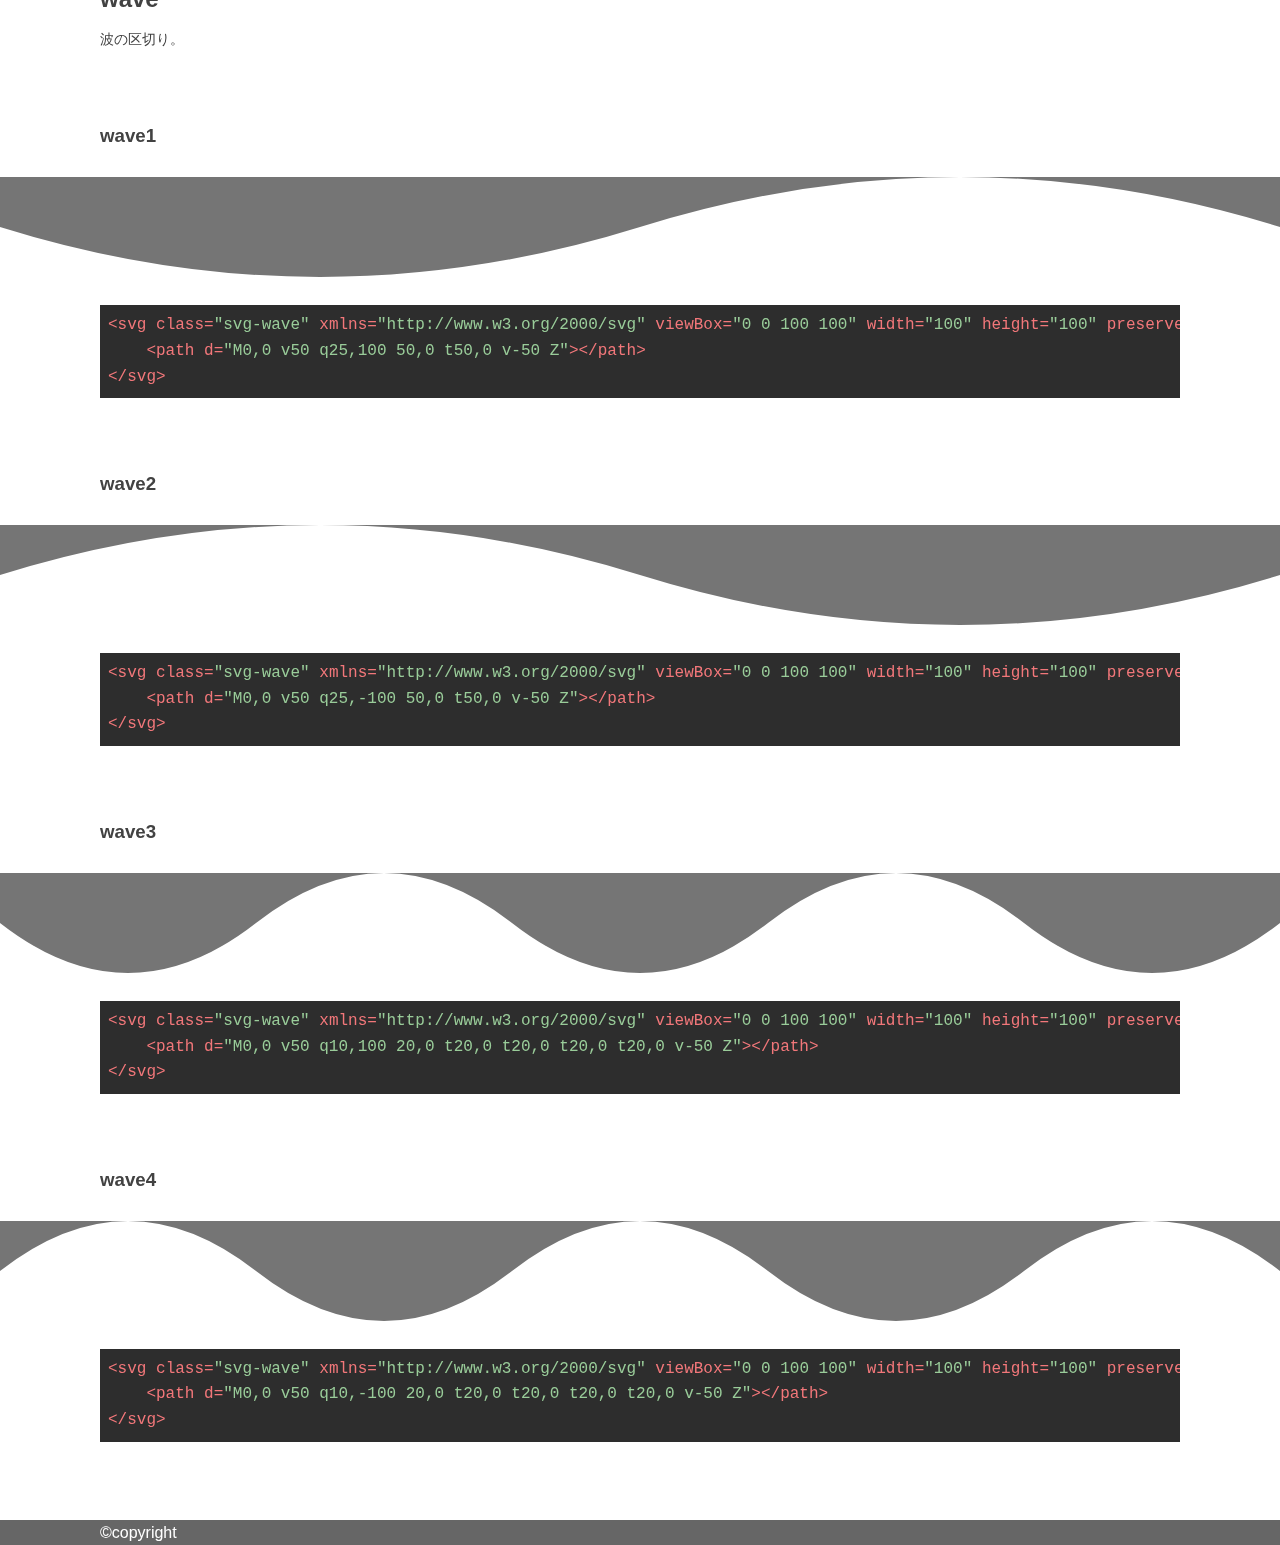
<file: svg/index.html>
<!DOCTYPE html>
<html lang="ja">
  <head>
    <meta charset="UTF-8" />
    <meta name="viewport" content="width=device-width, initial-scale=1.0" />
    <meta http-equiv="X-UA-Compatible" content="ie=edge" />
    <title>SVG｜CSSParts</title>
    <meta
      name="description"
      content="HTMLコーディングを効率化するテンプレート"
    />
    <link
      rel="stylesheet"
      href="../src/lib/highlight/tomorrow-night-eighties.css"
    />
    <link rel="stylesheet" href="../src/css/style.css" />
    <link
      rel="icon"
      href="https://haniwaman.com/template/src/img/common/favicon.ico"
    />
  </head>

  <body>
    <header class="p-header l-header">
      <div class="l-inner">
        <div class="l-row l-row--middle">
          <div class="e-logo u-mr-auto">
            <a href="../index.html">CSSParts</a>
          </div>
          <!-- /e-logo -->
          <nav class="e-nav">
            <ul class="c-navigation">
              <li><a href="../layout/index.html">Layout</a></li>
              <li><a href="../component/index.html">Component</a></li>
              <li><a href="../utility/index.html">Utility</a></li>
              <li><a href="../javascript/index.html">JavaScript</a></li>
            </ul>
          </nav>
          <!-- /e-nav -->
          <nav class="e-drawer">
            <div class="c-drawer">
              <div
                class="c-drawer__icon js-drawer for-drawer-header"
                data-target="for-drawer-header"
              >
                <div class="c-drawer__bars">
                  <span class="c-drawer__bar"></span>
                  <span class="c-drawer__bar"></span>
                  <span class="c-drawer__bar"></span>
                </div>
              </div>
              <div class="c-drawer__close js-drawer for-drawer-header"></div>
              <div class="c-drawer__content for-drawer-header">
                <ul class="c-list">
                  <li><a href="../foundation/index.html">Foundation</a></li>
                  <li><a href="../layout/index.html">Layout</a></li>
                  <li><a href="../component/index.html">Component</a></li>
                  <li><a href="../project/index.html">Project</a></li>
                  <li><a href="../utility/index.html">Utility</a></li>
                  <li><a href="../setting/index.html">Setting</a></li>
                  <li><a href="../external/index.html">External</a></li>
                  <li><a href="../javascript/index.html">JavaScript</a></li>
                </ul>
              </div>
            </div>
          </nav>
          <!-- /e-drawer -->
        </div>
        <!-- /l-row -->
      </div>
      <!-- /l-inner -->
    </header>
    <!-- /l-header -->

    <div class="c-mainvisual">
      <div class="c-mainvisual__content">
        <div class="c-mainvisual__title">SVG</div>
        <div class="c-mainvisual__lead">SVGのコーディングパターン</div>
      </div>
    </div>

    <main class="p-content">
      <div class="l-inner">
        <section class="p-component">
          <h2 class="e-title-block">skew</h2>
          <p class="e-introduction">斜めの区切り。</p>

          <h3 class="e-title-modify">skew1</h3>
          <p class="e-introduction"></p>
          <div class="p-preview e-preview">
            <div class="l-window-full l-svg-separator">
              <svg
                class="svg-skew"
                xmlns="http://www.w3.org/2000/svg"
                viewBox="0 0 64 64"
                width="64"
                height="64"
                preserveAspectRatio="none"
                fill="#757575"
              >
                <path d="M0 0 L64 64 L64 0 Z" />
              </svg>
            </div>
            <!-- /l-window-full -->
          </div>
          <pre
            class="p-code"
          ><code class="html">&lt;svg class=&quot;svg-skew&quot; xmlns=&quot;http://www.w3.org/2000/svg&quot; viewBox=&quot;0 0 64 64&quot; width=&quot;64&quot; height=&quot;64&quot; preserveAspectRatio=&quot;none&quot; fill=&quot;#757575&quot;&gt;
	&lt;path d=&quot;M0 0 L64 64 L64 0 Z&quot; /&gt;
&lt;/svg&gt;</code></pre>

          <h3 class="e-title-modify">skew2</h3>
          <p class="e-introduction"></p>
          <div class="p-preview e-preview">
            <div class="l-window-full l-svg-separator">
              <svg
                class="svg-skew"
                xmlns="http://www.w3.org/2000/svg"
                viewBox="0 0 64 64"
                width="64"
                height="64"
                preserveAspectRatio="none"
                fill="#757575"
              >
                <path d="M0 64 L64 64 L0 0 Z" />
              </svg>
            </div>
            <!-- /l-window-full -->
          </div>
          <pre
            class="p-code"
          ><code class="html">&lt;svg class=&quot;svg-skew&quot; xmlns=&quot;http://www.w3.org/2000/svg&quot; viewBox=&quot;0 0 64 64&quot; width=&quot;64&quot; height=&quot;64&quot; preserveAspectRatio=&quot;none&quot; fill=&quot;#757575&quot;&gt;
	&lt;path d=&quot;M0 64 L64 64 L0 0 Z&quot; /&gt;
&lt;/svg&gt;</code></pre>

          <h3 class="e-title-modify">skew3</h3>
          <p class="e-introduction"></p>
          <div class="p-preview e-preview">
            <div class="l-window-full l-svg-separator">
              <svg
                class="svg-skew"
                xmlns="http://www.w3.org/2000/svg"
                viewBox="0 0 64 64"
                width="64"
                height="64"
                preserveAspectRatio="none"
                fill="#757575"
              >
                <path d="M0 64 L64 0 L0 0 Z" />
              </svg>
            </div>
            <!-- /l-window-full -->
          </div>
          <pre
            class="p-code"
          ><code class="html">&lt;svg class=&quot;svg-skew&quot; xmlns=&quot;http://www.w3.org/2000/svg&quot; viewBox=&quot;0 0 64 64&quot; width=&quot;64&quot; height=&quot;64&quot; preserveAspectRatio=&quot;none&quot; fill=&quot;#757575&quot;&gt;
	&lt;path d=&quot;M0 64 L64 0 L0 0 Z&quot; /&gt;
&lt;/svg&gt;</code></pre>

          <h3 class="e-title-modify">skew4</h3>
          <p class="e-introduction"></p>
          <div class="p-preview e-preview">
            <div class="l-window-full l-svg-separator">
              <svg
                class="svg-skew"
                xmlns="http://www.w3.org/2000/svg"
                viewBox="0 0 64 64"
                width="64"
                height="64"
                preserveAspectRatio="none"
                fill="#757575"
              >
                <path d="M0 64 L64 64 L64 0 Z" />
              </svg>
            </div>
            <!-- /l-window-full -->
          </div>
          <pre
            class="p-code"
          ><code class="html">&lt;svg class=&quot;svg-skew&quot; xmlns=&quot;http://www.w3.org/2000/svg&quot; viewBox=&quot;0 0 64 64&quot; width=&quot;64&quot; height=&quot;64&quot; preserveAspectRatio=&quot;none&quot; fill=&quot;#757575&quot;&gt;
	&lt;path d=&quot;M0 64 L64 64 L64 0 Z&quot; /&gt;
&lt;/svg&gt;</code></pre>
        </section>

        <section class="p-component">
          <h2 class="e-title-block">triangle</h2>
          <p class="e-introduction">三角の区切り。</p>

          <h3 class="e-title-modify">triangle1</h3>
          <p class="e-introduction"></p>
          <div class="p-preview e-preview">
            <div class="l-window-full l-svg-separator">
              <svg
                class="svg-triangle"
                xmlns="http://www.w3.org/2000/svg"
                viewBox="0 0 64 64"
                width="64"
                height="64"
                preserveAspectRatio="none"
                fill="#757575"
              >
                <path d="M0 0 L32 64 L64 0 Z" />
              </svg>
            </div>
            <!-- /l-window-full -->
          </div>
          <pre
            class="p-code"
          ><code class="html">&lt;svg class=&quot;svg-triangle&quot; xmlns=&quot;http://www.w3.org/2000/svg&quot; viewBox=&quot;0 0 64 64&quot; width=&quot;64&quot; height=&quot;64&quot; preserveAspectRatio=&quot;none&quot; fill=&quot;#757575&quot;&gt;
	&lt;path d=&quot;M0 0 L32 64 L64 0 Z&quot; /&gt;
&lt;/svg&gt;</code></pre>

          <h3 class="e-title-modify">triangle2</h3>
          <p class="e-introduction"></p>
          <div class="p-preview e-preview">
            <div class="l-window-full l-svg-separator">
              <svg
                class="svg-triangle"
                xmlns="http://www.w3.org/2000/svg"
                viewBox="0 0 64 64"
                width="64"
                height="64"
                preserveAspectRatio="none"
                fill="#757575"
              >
                <path d="M0 64 L32 0 L64 64 Z" />
              </svg>
            </div>
            <!-- /l-window-full -->
          </div>
          <pre
            class="p-code"
          ><code class="html">&lt;svg class=&quot;svg-triangle&quot; xmlns=&quot;http://www.w3.org/2000/svg&quot; viewBox=&quot;0 0 64 64&quot; width=&quot;64&quot; height=&quot;64&quot; preserveAspectRatio=&quot;none&quot; fill=&quot;#757575&quot;&gt;
	&lt;path d=&quot;M0 64 L32 0 L64 64 Z&quot; /&gt;
&lt;/svg&gt;</code></pre>
        </section>

        <section class="p-component">
          <h2 class="e-title-block">curve</h2>
          <p class="e-introduction">曲線の区切り。</p>

          <h3 class="e-title-modify">curve</h3>
          <p class="e-introduction"></p>
          <div class="p-preview e-preview">
            <div class="l-window-full l-svg-separator">
              <svg
                class="svg-curve"
                xmlns="http://www.w3.org/2000/svg"
                viewBox="0 0 64 64"
                width="64"
                height="64"
                preserveAspectRatio="none"
                fill="#757575"
              >
                <path d="M0 0 L64 0 Q32 128 0 0 Z" />
              </svg>
            </div>
            <!-- /l-window-full -->
          </div>
          <pre
            class="p-code"
          ><code class="html">&lt;svg class=&quot;svg-curve&quot; xmlns=&quot;http://www.w3.org/2000/svg&quot; viewBox=&quot;0 0 64 64&quot; width=&quot;64&quot; height=&quot;64&quot; preserveAspectRatio=&quot;none&quot; fill=&quot;#757575&quot;&gt;
	&lt;path d=&quot;M0 0 L64 0 Q32 128 0 0 Z&quot; /&gt;
&lt;/svg&gt;</code></pre>

          <h3 class="e-title-modify">curve</h3>
          <p class="e-introduction"></p>
          <div class="p-preview e-preview">
            <div class="l-window-full l-svg-separator">
              <svg
                class="svg-curve"
                xmlns="http://www.w3.org/2000/svg"
                viewBox="0 0 64 64"
                width="64"
                height="64"
                preserveAspectRatio="none"
                fill="#757575"
              >
                <path d="M0 64 L64 64 Q32 -64 0 64 Z" />
              </svg>
            </div>
            <!-- /l-window-full -->
          </div>
          <pre
            class="p-code"
          ><code class="html">&lt;svg class=&quot;svg-curve&quot; xmlns=&quot;http://www.w3.org/2000/svg&quot; viewBox=&quot;0 0 64 64&quot; width=&quot;64&quot; height=&quot;64&quot; preserveAspectRatio=&quot;none&quot; fill=&quot;#757575&quot;&gt;
	&lt;path d=&quot;M0 64 L64 64 Q32 -64 0 64 Z&quot; /&gt;
&lt;/svg&gt;</code></pre>
        </section>

        <section class="p-component">
          <h2 class="e-title-block">wave</h2>
          <p class="e-introduction">波の区切り。</p>

          <h3 class="e-title-modify">wave1</h3>
          <p class="e-introduction"></p>
          <div class="p-preview e-preview">
            <div class="l-window-full l-svg-separator">
              <svg
                class="svg-wave"
                xmlns="http://www.w3.org/2000/svg"
                viewBox="0 0 100 100"
                width="100"
                height="100"
                preserveAspectRatio="none"
                fill="#757575"
              >
                <path d="M0,0 v50 q25,100 50,0 t50,0 v-50 Z"></path>
              </svg>
            </div>
            <!-- /l-window-full -->
          </div>
          <pre
            class="p-code"
          ><code class="html">&lt;svg class=&quot;svg-wave&quot; xmlns=&quot;http://www.w3.org/2000/svg&quot; viewBox=&quot;0 0 100 100&quot; width=&quot;100&quot; height=&quot;100&quot; preserveAspectRatio=&quot;none&quot; fill=&quot;#757575&quot;&gt;
	&lt;path d=&quot;M0,0 v50 q25,100 50,0 t50,0 v-50 Z&quot;&gt;&lt;/path&gt;
&lt;/svg&gt;</code></pre>

          <h3 class="e-title-modify">wave2</h3>
          <p class="e-introduction"></p>
          <div class="p-preview e-preview">
            <div class="l-window-full l-svg-separator">
              <svg
                class="svg-wave"
                xmlns="http://www.w3.org/2000/svg"
                viewBox="0 0 100 100"
                width="100"
                height="100"
                preserveAspectRatio="none"
                fill="#757575"
              >
                <path d="M0,0 v50 q25,-100 50,0 t50,0 v-50 Z"></path>
              </svg>
            </div>
            <!-- /l-window-full -->
          </div>
          <pre
            class="p-code"
          ><code class="html">&lt;svg class=&quot;svg-wave&quot; xmlns=&quot;http://www.w3.org/2000/svg&quot; viewBox=&quot;0 0 100 100&quot; width=&quot;100&quot; height=&quot;100&quot; preserveAspectRatio=&quot;none&quot; fill=&quot;#757575&quot;&gt;
	&lt;path d=&quot;M0,0 v50 q25,-100 50,0 t50,0 v-50 Z&quot;&gt;&lt;/path&gt;
&lt;/svg&gt;</code></pre>

          <h3 class="e-title-modify">wave3</h3>
          <p class="e-introduction"></p>
          <div class="p-preview e-preview">
            <div class="l-window-full l-svg-separator">
              <svg
                class="svg-wave"
                xmlns="http://www.w3.org/2000/svg"
                viewBox="0 0 100 100"
                width="100"
                height="100"
                preserveAspectRatio="none"
                fill="#757575"
              >
                <path
                  d="M0,0 v50 q10,100 20,0 t20,0 t20,0 t20,0 t20,0 v-50 Z"
                ></path>
              </svg>
            </div>
            <!-- /l-window-full -->
          </div>
          <pre
            class="p-code"
          ><code class="html">&lt;svg class=&quot;svg-wave&quot; xmlns=&quot;http://www.w3.org/2000/svg&quot; viewBox=&quot;0 0 100 100&quot; width=&quot;100&quot; height=&quot;100&quot; preserveAspectRatio=&quot;none&quot; fill=&quot;#757575&quot;&gt;
	&lt;path d=&quot;M0,0 v50 q10,100 20,0 t20,0 t20,0 t20,0 t20,0 v-50 Z&quot;&gt;&lt;/path&gt;
&lt;/svg&gt;</code></pre>

          <h3 class="e-title-modify">wave4</h3>
          <p class="e-introduction"></p>
          <div class="p-preview e-preview">
            <div class="l-window-full l-svg-separator">
              <svg
                class="svg-wave"
                xmlns="http://www.w3.org/2000/svg"
                viewBox="0 0 100 100"
                width="100"
                height="100"
                preserveAspectRatio="none"
                fill="#757575"
              >
                <path
                  d="M0,0 v50 q10,-100 20,0 t20,0 t20,0 t20,0 t20,0 v-50 Z"
                ></path>
              </svg>
            </div>
            <!-- /l-window-full -->
          </div>
          <pre
            class="p-code"
          ><code class="html">&lt;svg class=&quot;svg-wave&quot; xmlns=&quot;http://www.w3.org/2000/svg&quot; viewBox=&quot;0 0 100 100&quot; width=&quot;100&quot; height=&quot;100&quot; preserveAspectRatio=&quot;none&quot; fill=&quot;#757575&quot;&gt;
	&lt;path d=&quot;M0,0 v50 q10,-100 20,0 t20,0 t20,0 t20,0 t20,0 v-50 Z&quot;&gt;&lt;/path&gt;
&lt;/svg&gt;</code></pre>
        </section>
      </div>
    </main>

    <footer class="l-footer">
      <div class="l-inner">
        <div class="p-copy">&copy;copyright</div>
      </div>
    </footer>

    <div class="c-floating js-floating">
      <a href="index.html#" class="">
        <div class="c-icon-arrow-top"><span></span></div>
      </a>
    </div>

    <div class="c-loading">
      <div class="c-loading__content">loading...</div>
    </div>

    <script src="https://code.jquery.com/jquery-3.4.1.min.js"></script>
    <script src="../src/lib/stickyfill/stickyfill.min-var=2.0.5.js"></script>
    <script src="../src/lib/intersection-observer/intersection-observer.js"></script>
    <script src="../src/lib/highlight/highlight.pack.js"></script>
    <script src="../src/js/script-var=1.0.0.js"></script>
    <script src="../src/js/my-var=1.0.0.js"></script>
  </body>
</html>
</file>
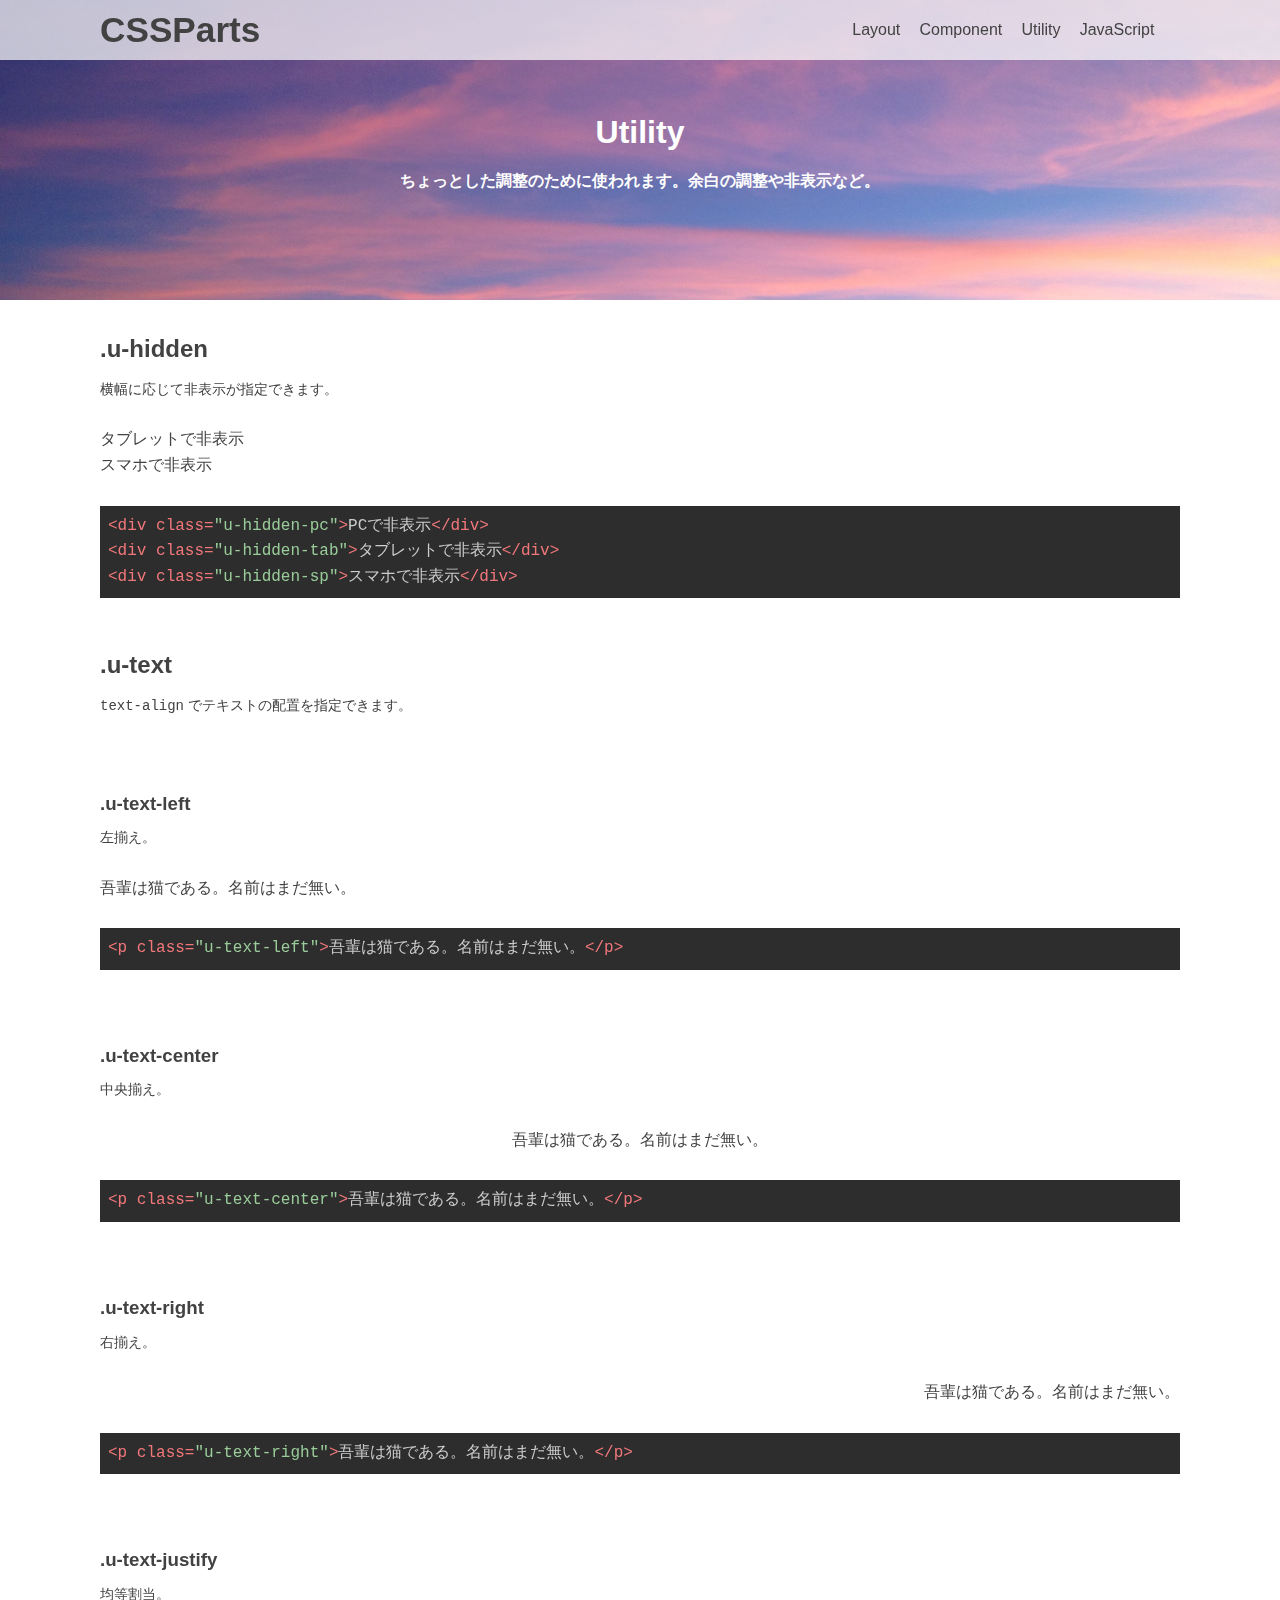
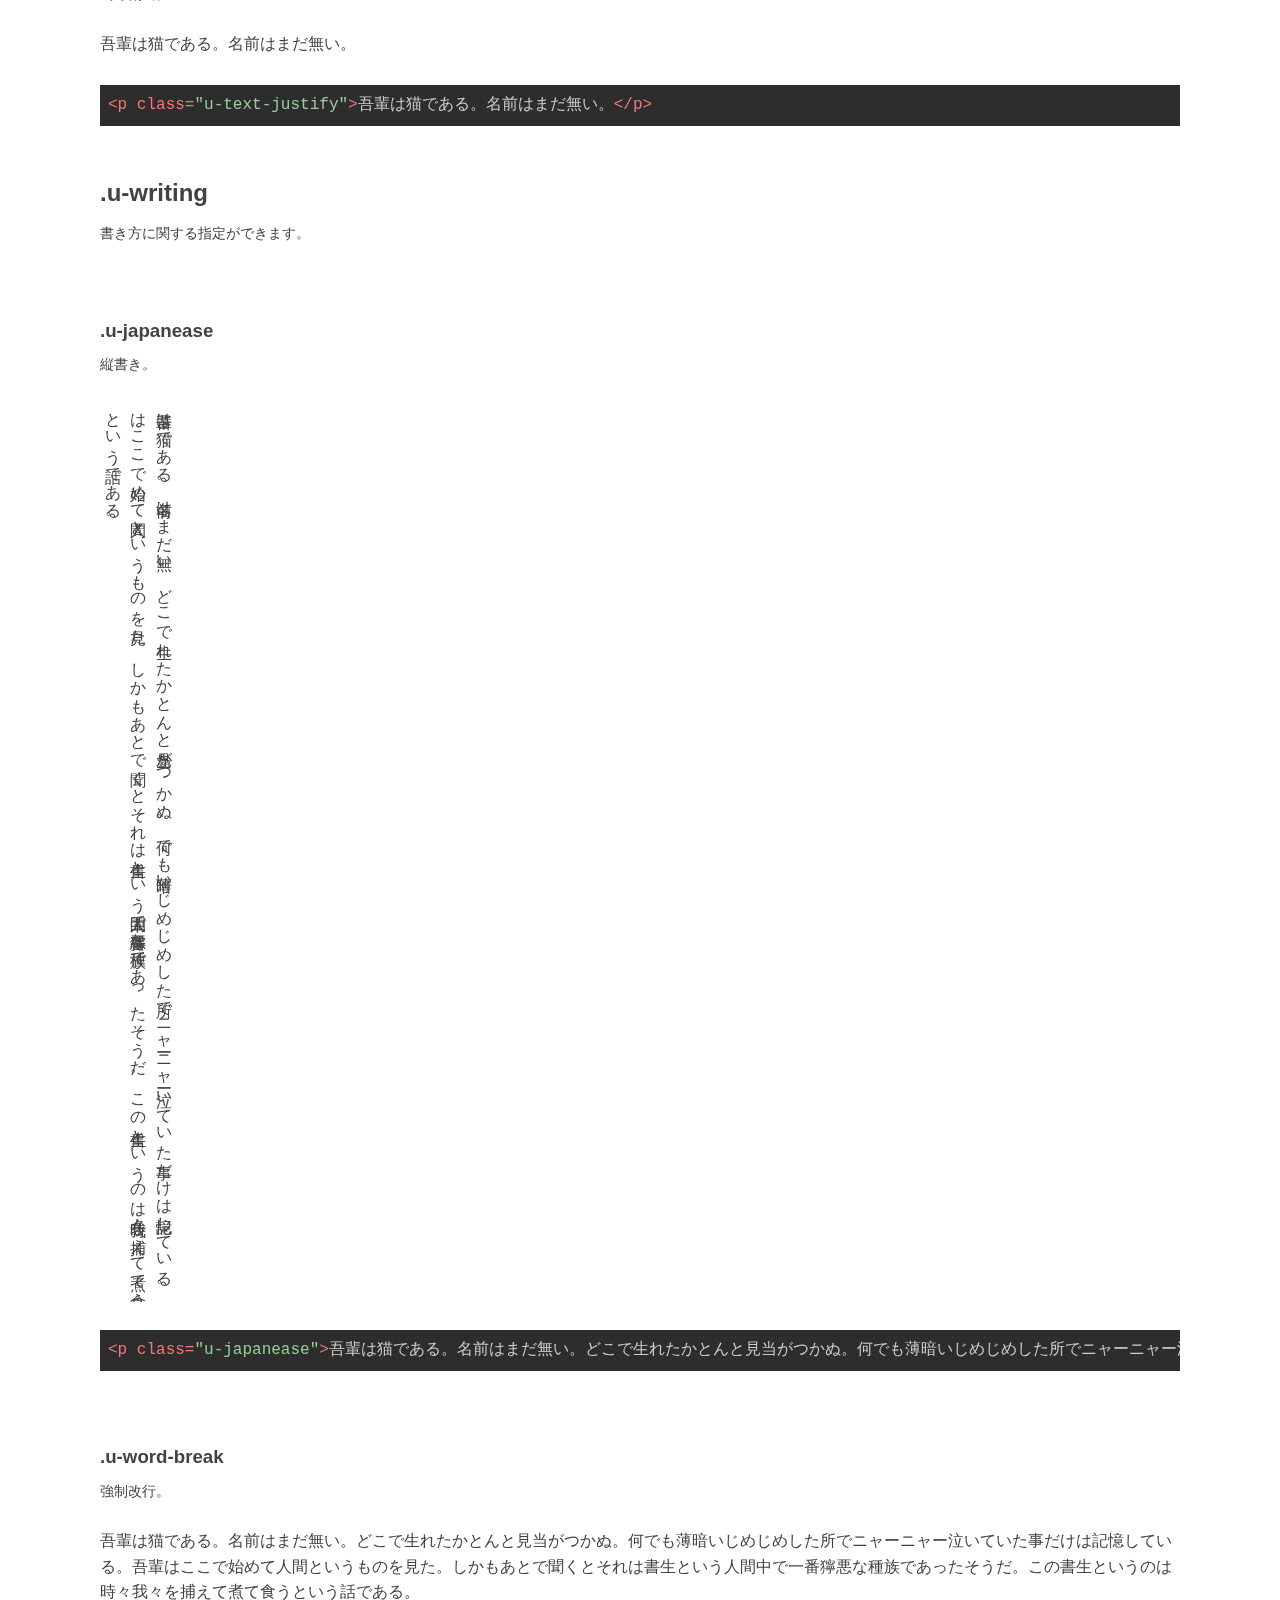
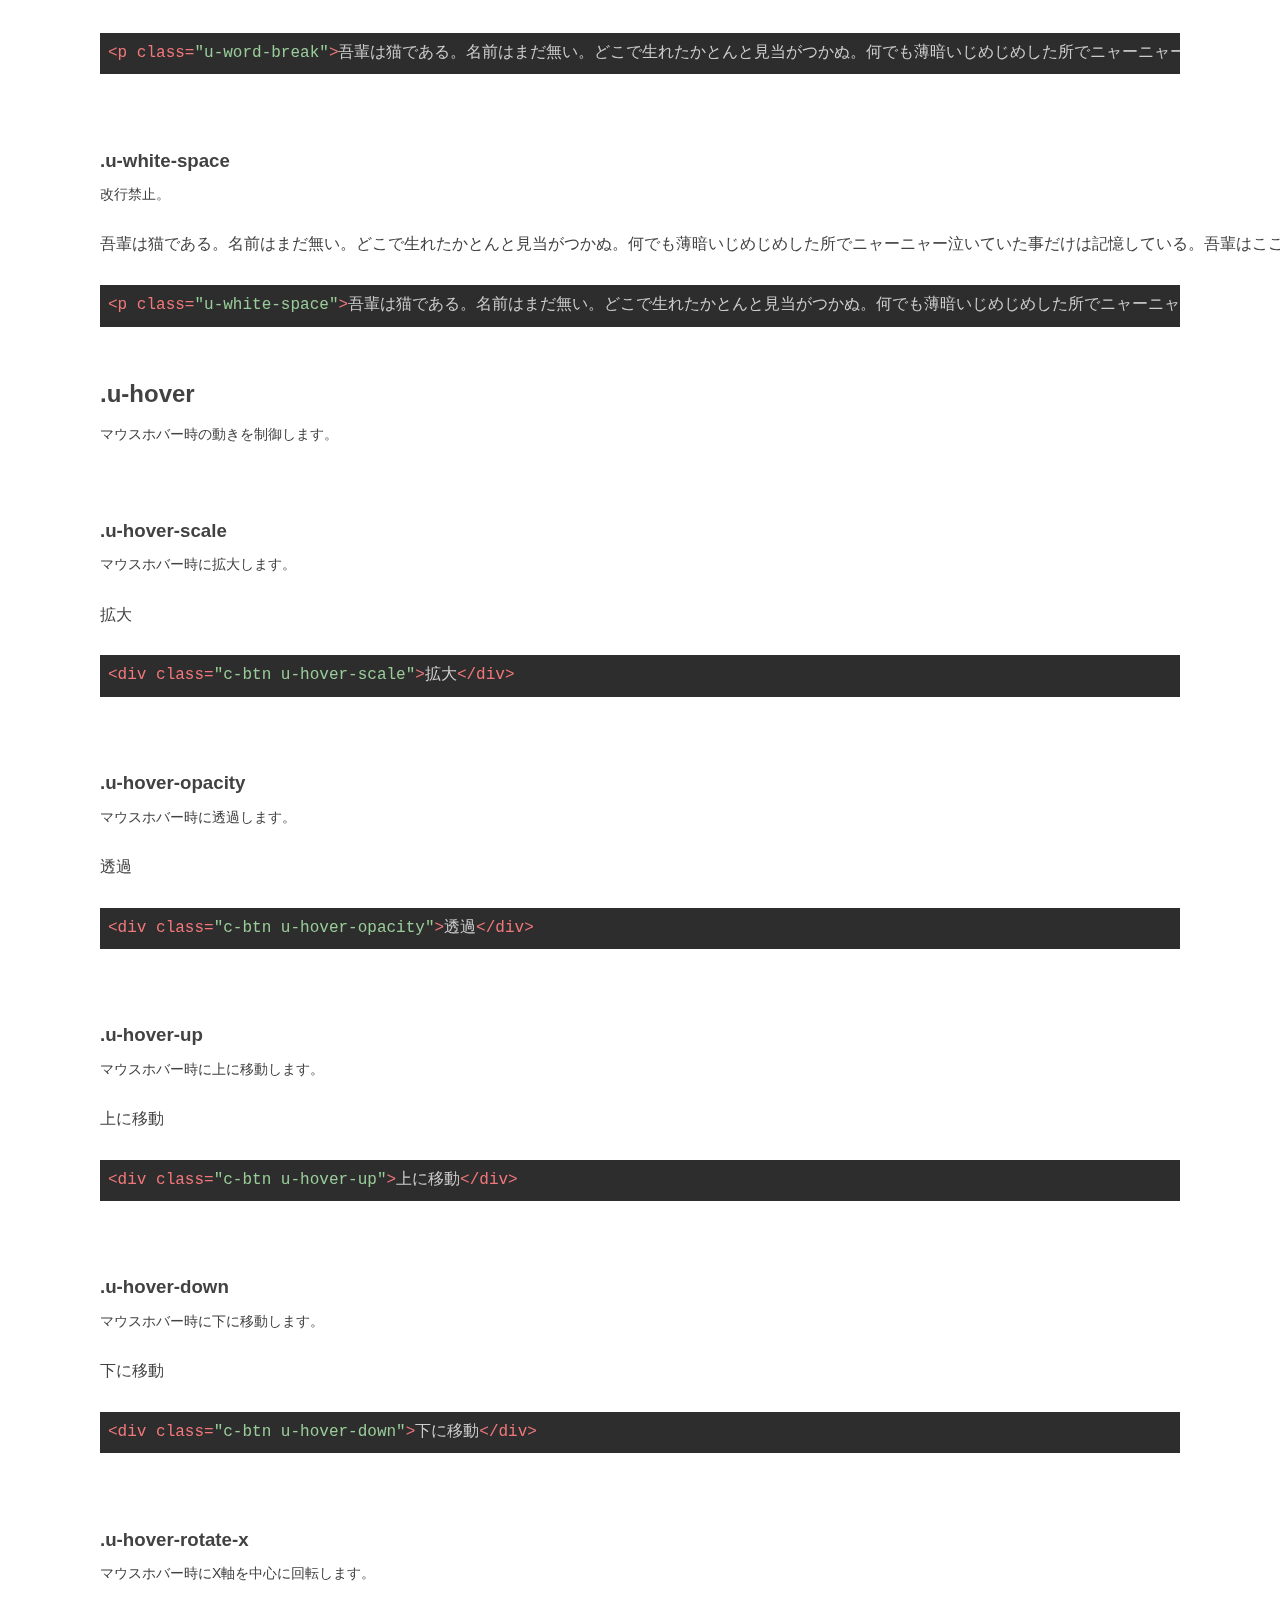
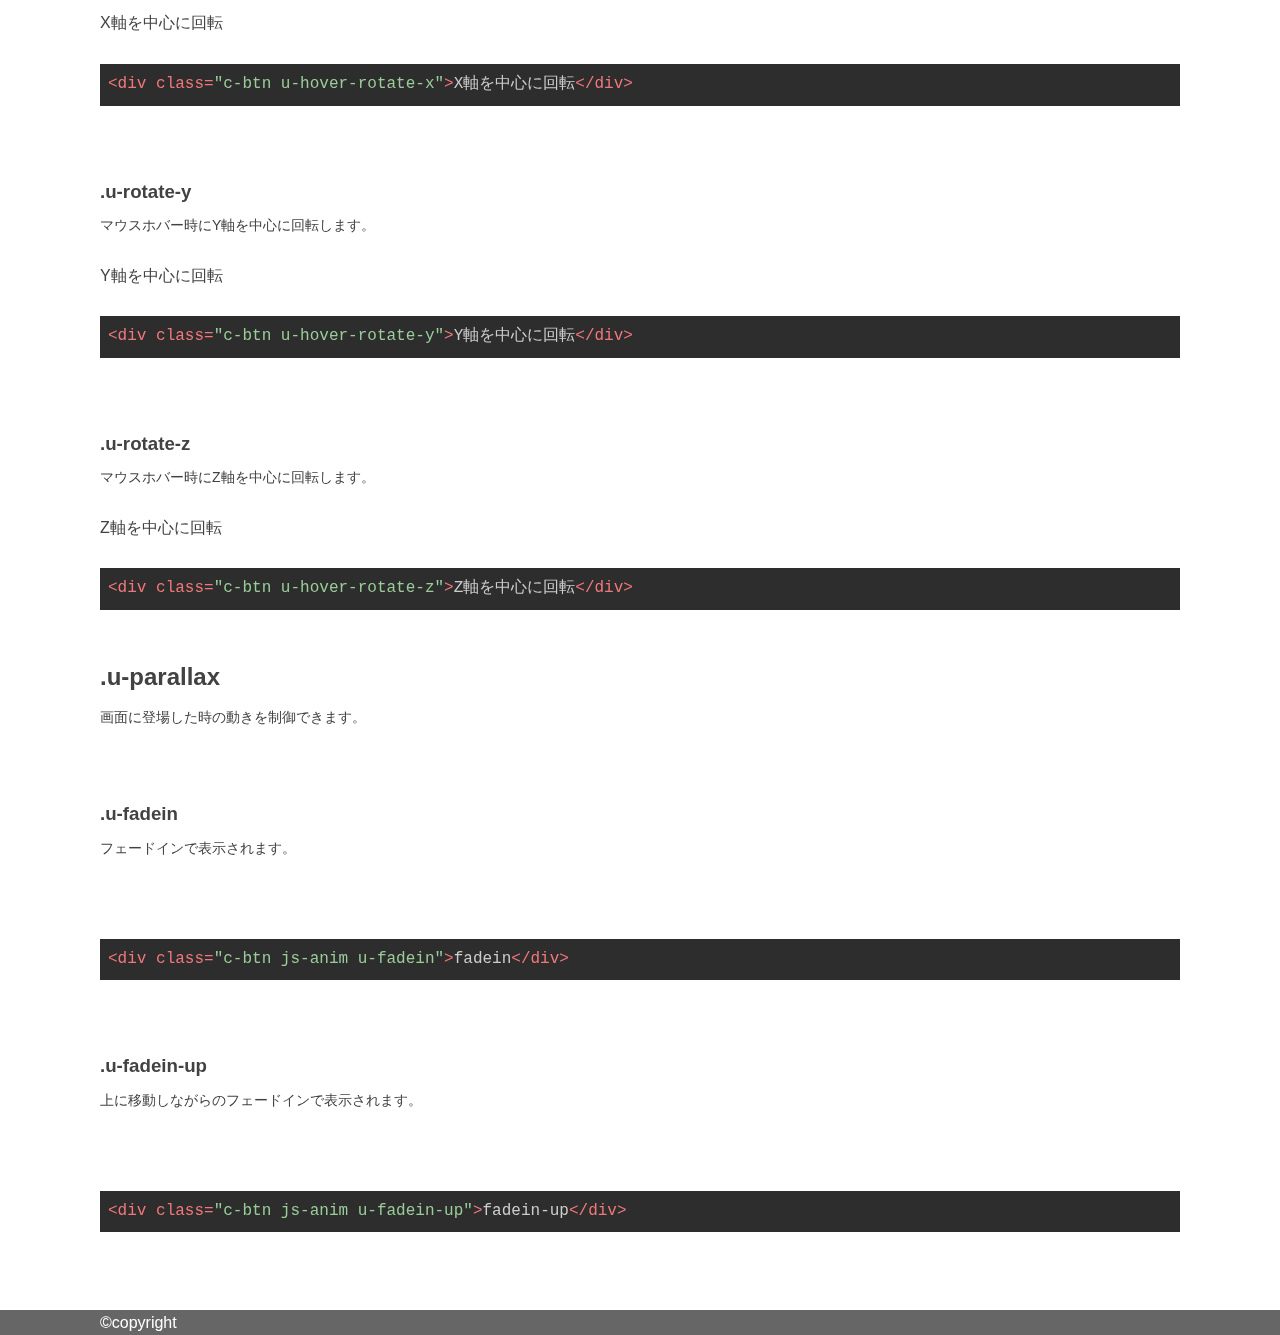
<file: utility/index.html>
<!DOCTYPE html>
<html lang="ja">
  <head>
    <meta charset="UTF-8" />
    <meta name="viewport" content="width=device-width, initial-scale=1.0" />
    <meta http-equiv="X-UA-Compatible" content="ie=edge" />
    <title>Utility｜CSSParts</title>
    <meta
      name="description"
      content="HTMLコーディングを効率化するテンプレート"
    />
    <link
      rel="stylesheet"
      href="../src/lib/highlight/tomorrow-night-eighties.css"
    />
    <link rel="stylesheet" href="../src/css/style.css" />
    <link
      rel="icon"
      href="https://haniwaman.com/template/src/img/common/favicon.ico"
    />
  </head>

  <body>
    <header class="p-header l-header">
      <div class="l-inner">
        <div class="l-row l-row--middle">
          <div class="e-logo u-mr-auto">
            <a href="../index.html">CSSParts</a>
          </div>
          <!-- /e-logo -->
          <nav class="e-nav">
            <ul class="c-navigation">
              <li><a href="../layout/index.html">Layout</a></li>
              <li><a href="../component/index.html">Component</a></li>
              <li><a href="index.html">Utility</a></li>
              <li><a href="../javascript/index.html">JavaScript</a></li>
            </ul>
          </nav>
          <!-- /e-nav -->
          <nav class="e-drawer">
            <div class="c-drawer">
              <div
                class="c-drawer__icon js-drawer for-drawer-header"
                data-target="for-drawer-header"
              >
                <div class="c-drawer__bars">
                  <span class="c-drawer__bar"></span>
                  <span class="c-drawer__bar"></span>
                  <span class="c-drawer__bar"></span>
                </div>
              </div>
              <div class="c-drawer__close js-drawer for-drawer-header"></div>
              <div class="c-drawer__content for-drawer-header">
                <ul class="c-list">
                  <li><a href="../foundation/index.html">Foundation</a></li>
                  <li><a href="../layout/index.html">Layout</a></li>
                  <li><a href="../component/index.html">Component</a></li>
                  <li><a href="../project/index.html">Project</a></li>
                  <li><a href="index.html">Utility</a></li>
                  <li><a href="../setting/index.html">Setting</a></li>
                  <li><a href="../external/index.html">External</a></li>
                  <li><a href="../javascript/index.html">JavaScript</a></li>
                </ul>
              </div>
            </div>
          </nav>
          <!-- /e-drawer -->
        </div>
        <!-- /l-row -->
      </div>
      <!-- /l-inner -->
    </header>
    <!-- /l-header -->

    <div class="c-mainvisual">
      <div class="c-mainvisual__content">
        <h1 class="c-mainvisual__title">Utility</h1>
        <div class="c-mainvisual__lead">
          ちょっとした調整のために使われます。余白の調整や非表示など。
        </div>
      </div>
    </div>

    <div class="p-content">
      <div class="l-inner c-flex m-padding">
        <main class="e-main e-col e-col08">
          <section class="p-component">
            <h2 id="a-u-hidden" class="e-title-block">.u-hidden</h2>
            <p class="e-introduction">横幅に応じて非表示が指定できます。</p>
            <div class="p-preview e-preview u-px-0">
              <div class="u-hidden-pc">PCで非表示</div>
              <div class="u-hidden-tab">タブレットで非表示</div>
              <div class="u-hidden-sp">スマホで非表示</div>
            </div>
            <pre
              class="p-code"
            ><code class="html">&lt;div class=&quot;u-hidden-pc&quot;&gt;PCで非表示&lt;/div&gt;
&lt;div class=&quot;u-hidden-tab&quot;&gt;タブレットで非表示&lt;/div&gt;
&lt;div class=&quot;u-hidden-sp&quot;&gt;スマホで非表示&lt;/div&gt;</code></pre>
          </section>

          <section class="p-component">
            <h2 id="a-u-text" class="e-title-block">.u-text</h2>
            <p class="e-introduction">
              <code>text-align</code>
              でテキストの配置を指定できます。
            </p>
            <h3 id="a-u-text-left" class="e-title-modify">.u-text-left</h3>
            <p class="e-introduction">左揃え。</p>
            <div class="p-preview e-preview u-px-0">
              <p class="u-text-left">吾輩は猫である。名前はまだ無い。</p>
            </div>
            <pre
              class="p-code"
            ><code class="html">&lt;p class=&quot;u-text-left&quot;&gt;吾輩は猫である。名前はまだ無い。&lt;/p&gt;</code></pre>
            <h3 id="a-u-text-center" class="e-title-modify">.u-text-center</h3>
            <p class="e-introduction">中央揃え。</p>
            <div class="p-preview e-preview u-px-0">
              <p class="u-text-center">吾輩は猫である。名前はまだ無い。</p>
            </div>
            <pre
              class="p-code"
            ><code class="html">&lt;p class=&quot;u-text-center&quot;&gt;吾輩は猫である。名前はまだ無い。&lt;/p&gt;</code></pre>
            <h3 id="a-u-text-right" class="e-title-modify">.u-text-right</h3>
            <p class="e-introduction">右揃え。</p>
            <div class="p-preview e-preview u-px-0">
              <p class="u-text-right">吾輩は猫である。名前はまだ無い。</p>
            </div>
            <pre
              class="p-code"
            ><code class="html">&lt;p class=&quot;u-text-right&quot;&gt;吾輩は猫である。名前はまだ無い。&lt;/p&gt;</code></pre>
            <h3 id="a-u-text-justify" class="e-title-modify">
              .u-text-justify
            </h3>
            <p class="e-introduction">均等割当。</p>
            <div class="p-preview e-preview u-px-0">
              <p class="u-text-justify">吾輩は猫である。名前はまだ無い。</p>
            </div>
            <pre
              class="p-code"
            ><code class="html">&lt;p class=&quot;u-text-justify&quot;&gt;吾輩は猫である。名前はまだ無い。&lt;/p&gt;</code></pre>
          </section>

          <section class="p-component">
            <h2 id="a-u-writing" class="e-title-block">.u-writing</h2>
            <p class="e-introduction">書き方に関する指定ができます。</p>
            <h3 id="a-u-japanease" class="e-title-modify">.u-japanease</h3>
            <p class="e-introduction">縦書き。</p>
            <div class="p-preview e-preview u-px-0">
              <p class="u-japanease">
                吾輩は猫である。名前はまだ無い。どこで生れたかとんと見当がつかぬ。何でも薄暗いじめじめした所でニャーニャー泣いていた事だけは記憶している。吾輩はここで始めて人間というものを見た。しかもあとで聞くとそれは書生という人間中で一番獰悪な種族であったそうだ。この書生というのは時々我々を捕えて煮て食うという話である。
              </p>
            </div>
            <pre
              class="p-code"
            ><code class="html">&lt;p class=&quot;u-japanease&quot;&gt;吾輩は猫である。名前はまだ無い。どこで生れたかとんと見当がつかぬ。何でも薄暗いじめじめした所でニャーニャー泣いていた事だけは記憶している。吾輩はここで始めて人間というものを見た。しかもあとで聞くとそれは書生という人間中で一番獰悪な種族であったそうだ。この書生というのは時々我々を捕えて煮て食うという話である。&lt;/p&gt;</code></pre>
            <h3 id="a-u-word-break" class="e-title-modify">.u-word-break</h3>
            <p class="e-introduction">強制改行。</p>
            <div class="p-preview e-preview u-px-0">
              <p class="u-word-break">
                吾輩は猫である。名前はまだ無い。どこで生れたかとんと見当がつかぬ。何でも薄暗いじめじめした所でニャーニャー泣いていた事だけは記憶している。吾輩はここで始めて人間というものを見た。しかもあとで聞くとそれは書生という人間中で一番獰悪な種族であったそうだ。この書生というのは時々我々を捕えて煮て食うという話である。
              </p>
            </div>
            <pre
              class="p-code"
            ><code class="html">&lt;p class=&quot;u-word-break&quot;&gt;吾輩は猫である。名前はまだ無い。どこで生れたかとんと見当がつかぬ。何でも薄暗いじめじめした所でニャーニャー泣いていた事だけは記憶している。吾輩はここで始めて人間というものを見た。しかもあとで聞くとそれは書生という人間中で一番獰悪な種族であったそうだ。この書生というのは時々我々を捕えて煮て食うという話である。&lt;/p&gt;</code></pre>
            <h3 id="a-u-white-space" class="e-title-modify">.u-white-space</h3>
            <p class="e-introduction">改行禁止。</p>
            <div class="p-preview e-preview u-px-0">
              <p class="u-white-space">
                吾輩は猫である。名前はまだ無い。どこで生れたかとんと見当がつかぬ。何でも薄暗いじめじめした所でニャーニャー泣いていた事だけは記憶している。吾輩はここで始めて人間というものを見た。しかもあとで聞くとそれは書生という人間中で一番獰悪な種族であったそうだ。この書生というのは時々我々を捕えて煮て食うという話である。
              </p>
            </div>
            <pre
              class="p-code"
            ><code class="html">&lt;p class=&quot;u-white-space&quot;&gt;吾輩は猫である。名前はまだ無い。どこで生れたかとんと見当がつかぬ。何でも薄暗いじめじめした所でニャーニャー泣いていた事だけは記憶している。吾輩はここで始めて人間というものを見た。しかもあとで聞くとそれは書生という人間中で一番獰悪な種族であったそうだ。この書生というのは時々我々を捕えて煮て食うという話である。&lt;/p&gt;</code></pre>
          </section>

          <section class="p-component">
            <h2 id="a-u-hover" class="e-title-block">.u-hover</h2>
            <p class="e-introduction">マウスホバー時の動きを制御します。</p>
            <h3 id="a-u-scale" class="e-title-modify">.u-hover-scale</h3>
            <p class="e-introduction">マウスホバー時に拡大します。</p>
            <div class="p-preview e-preview u-px-0">
              <div class="c-btn u-hover-scale">拡大</div>
            </div>
            <pre
              class="p-code"
            ><code class="html">&lt;div class=&quot;c-btn u-hover-scale&quot;&gt;拡大&lt;/div&gt;</code></pre>
            <h3 id="a-u-opacity" class="e-title-modify">.u-hover-opacity</h3>
            <p class="e-introduction">マウスホバー時に透過します。</p>
            <div class="p-preview e-preview u-px-0">
              <div class="c-btn u-hover-opacity">透過</div>
            </div>
            <pre
              class="p-code"
            ><code class="html">&lt;div class=&quot;c-btn u-hover-opacity&quot;&gt;透過&lt;/div&gt;</code></pre>
            <h3 id="a-u-up" class="e-title-modify">.u-hover-up</h3>
            <p class="e-introduction">マウスホバー時に上に移動します。</p>
            <div class="p-preview e-preview u-px-0">
              <div class="c-btn u-hover-up">上に移動</div>
            </div>
            <pre
              class="p-code"
            ><code class="html">&lt;div class=&quot;c-btn u-hover-up&quot;&gt;上に移動&lt;/div&gt;</code></pre>
            <h3 id="a-u-down" class="e-title-modify">.u-hover-down</h3>
            <p class="e-introduction">マウスホバー時に下に移動します。</p>
            <div class="p-preview e-preview u-px-0">
              <div class="c-btn u-hover-down">下に移動</div>
            </div>
            <pre
              class="p-code"
            ><code class="html">&lt;div class=&quot;c-btn u-hover-down&quot;&gt;下に移動&lt;/div&gt;</code></pre>
            <h3 id="a-u-rotate-x" class="e-title-modify">.u-hover-rotate-x</h3>
            <p class="e-introduction">
              マウスホバー時にX軸を中心に回転します。
            </p>
            <div class="p-preview e-preview u-px-0">
              <div class="c-btn u-hover-rotate-x">X軸を中心に回転</div>
            </div>
            <pre
              class="p-code"
            ><code class="html">&lt;div class=&quot;c-btn u-hover-rotate-x&quot;&gt;X軸を中心に回転&lt;/div&gt;</code></pre>
            <h3 id="a-u-rotate-y" class="e-title-modify">.u-rotate-y</h3>
            <p class="e-introduction">
              マウスホバー時にY軸を中心に回転します。
            </p>
            <div class="p-preview e-preview u-px-0">
              <div class="c-btn u-hover-rotate-y">Y軸を中心に回転</div>
            </div>
            <pre
              class="p-code"
            ><code class="html">&lt;div class=&quot;c-btn u-hover-rotate-y&quot;&gt;Y軸を中心に回転&lt;/div&gt;</code></pre>
            <h3 id="a-u-rotate-z" class="e-title-modify">.u-rotate-z</h3>
            <p class="e-introduction">
              マウスホバー時にZ軸を中心に回転します。
            </p>
            <div class="p-preview e-preview u-px-0">
              <div class="c-btn u-hover-rotate-z">Z軸を中心に回転</div>
            </div>
            <pre
              class="p-code"
            ><code class="html">&lt;div class=&quot;c-btn u-hover-rotate-z&quot;&gt;Z軸を中心に回転&lt;/div&gt;</code></pre>
          </section>

          <section class="p-component">
            <h2 id="a-u-parallax" class="e-title-block">.u-parallax</h2>
            <p class="e-introduction">画面に登場した時の動きを制御できます。</p>
            <h3 id="a-u-fadein" class="e-title-modify">.u-fadein</h3>
            <p class="e-introduction">フェードインで表示されます。</p>
            <div class="p-preview e-preview u-px-0">
              <div class="c-btn js-anim u-fadein">fadein</div>
            </div>
            <pre
              class="p-code"
            ><code class="html">&lt;div class=&quot;c-btn js-anim u-fadein&quot;&gt;fadein&lt;/div&gt;</code></pre>
            <h3 id="a-u-fadein-up" class="e-title-modify">.u-fadein-up</h3>
            <p class="e-introduction">
              上に移動しながらのフェードインで表示されます。
            </p>
            <div class="p-preview e-preview u-px-0">
              <div class="c-btn js-anim u-fadein-up">fadein-up</div>
            </div>
            <pre
              class="p-code"
            ><code class="html">&lt;div class=&quot;c-btn js-anim u-fadein-up&quot;&gt;fadein-up&lt;/div&gt;</code></pre>
          </section>
        </main>
      </div>
    </div>

    <footer class="l-footer">
      <div class="l-inner">
        <div class="p-copy">&copy;copyright</div>
      </div>
    </footer>

    <div class="c-floating js-floating">
      <a href="#" class="">
        <div class="c-icon-arrow-top p-icon-arrow-top"><span></span></div>
      </a>
    </div>

    <div class="c-loading">
      <div class="c-loading__content">loading...</div>
    </div>

    <script src="https://code.jquery.com/jquery-3.4.1.min.js"></script>
    <script src="../src/lib/stickyfill/stickyfill.min-var=2.0.5.js"></script>
    <script src="../src/lib/intersection-observer/intersection-observer.js"></script>
    <script src="../src/lib/highlight/highlight.pack.js"></script>
    <script src="../src/js/script-var=1.0.0.js"></script>
    <script src="../src/js/my-var=1.0.0.js"></script>
  </body>
</html>
</file>
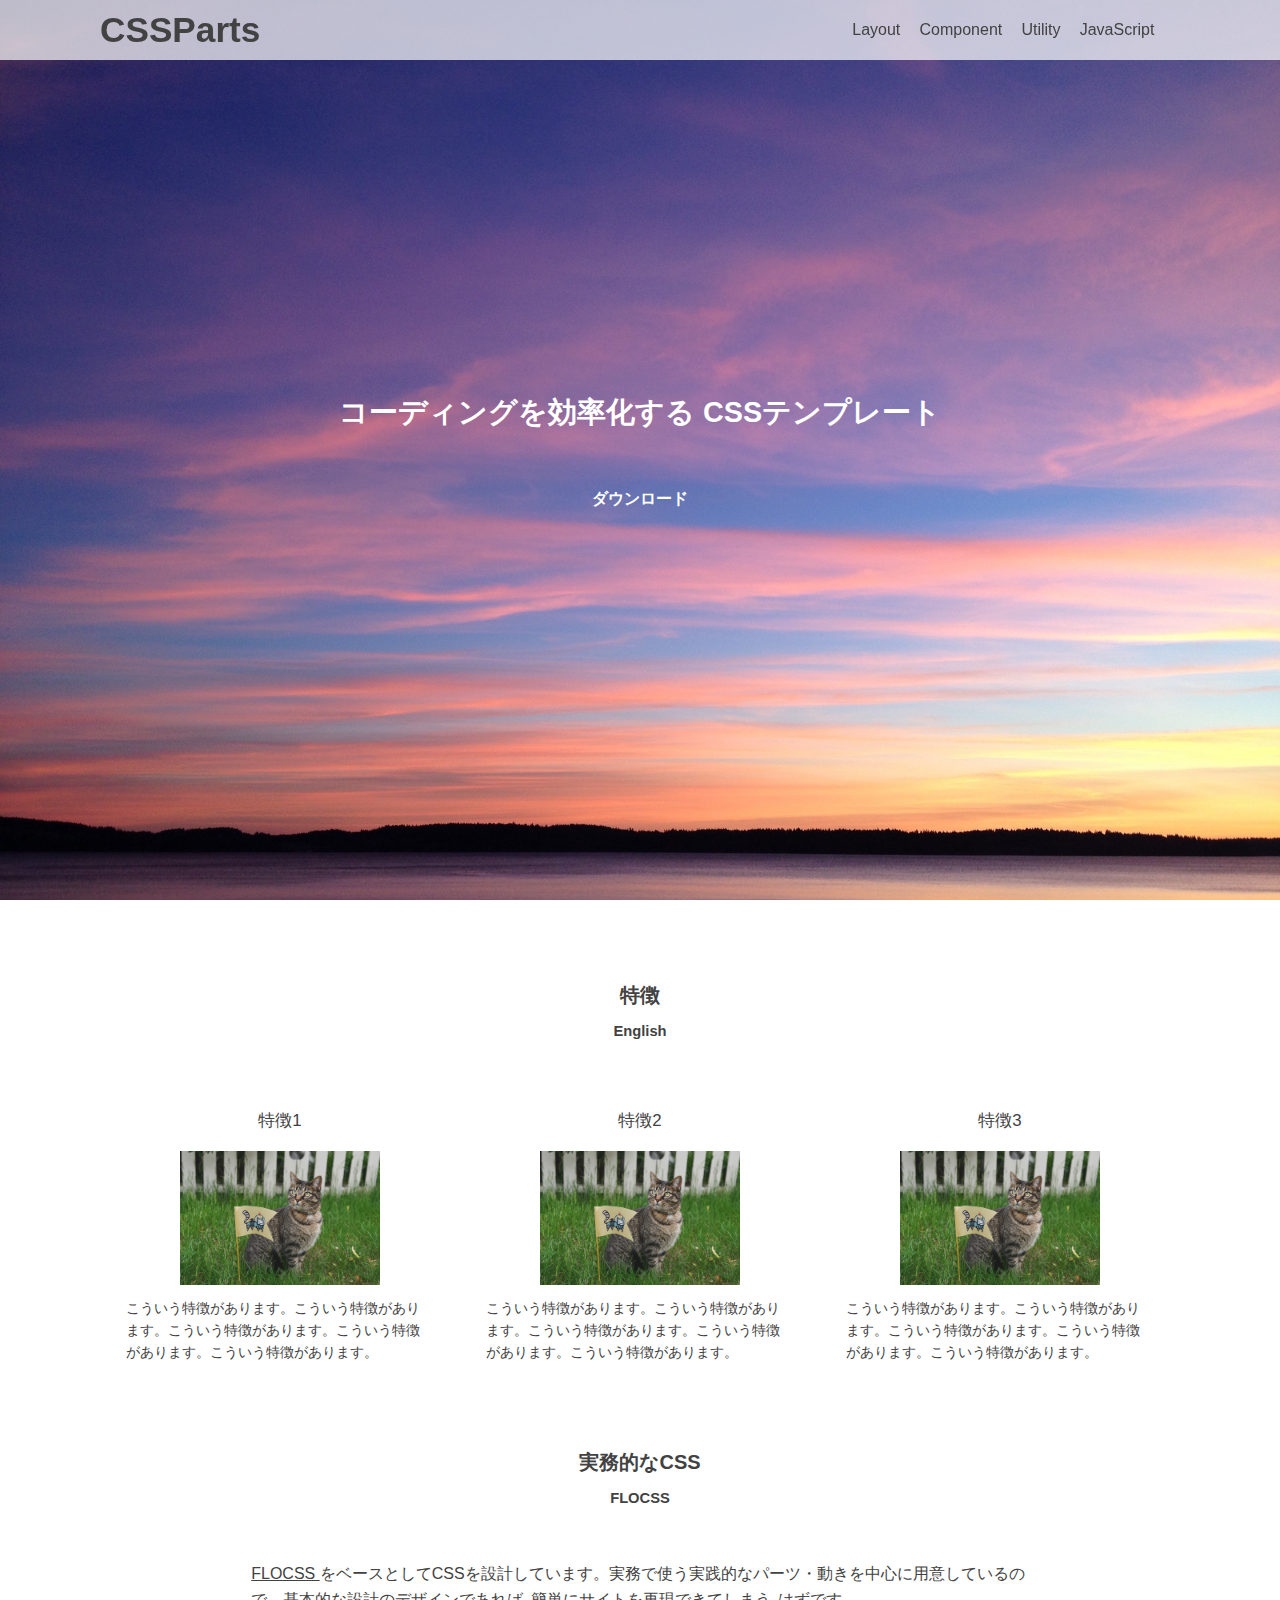
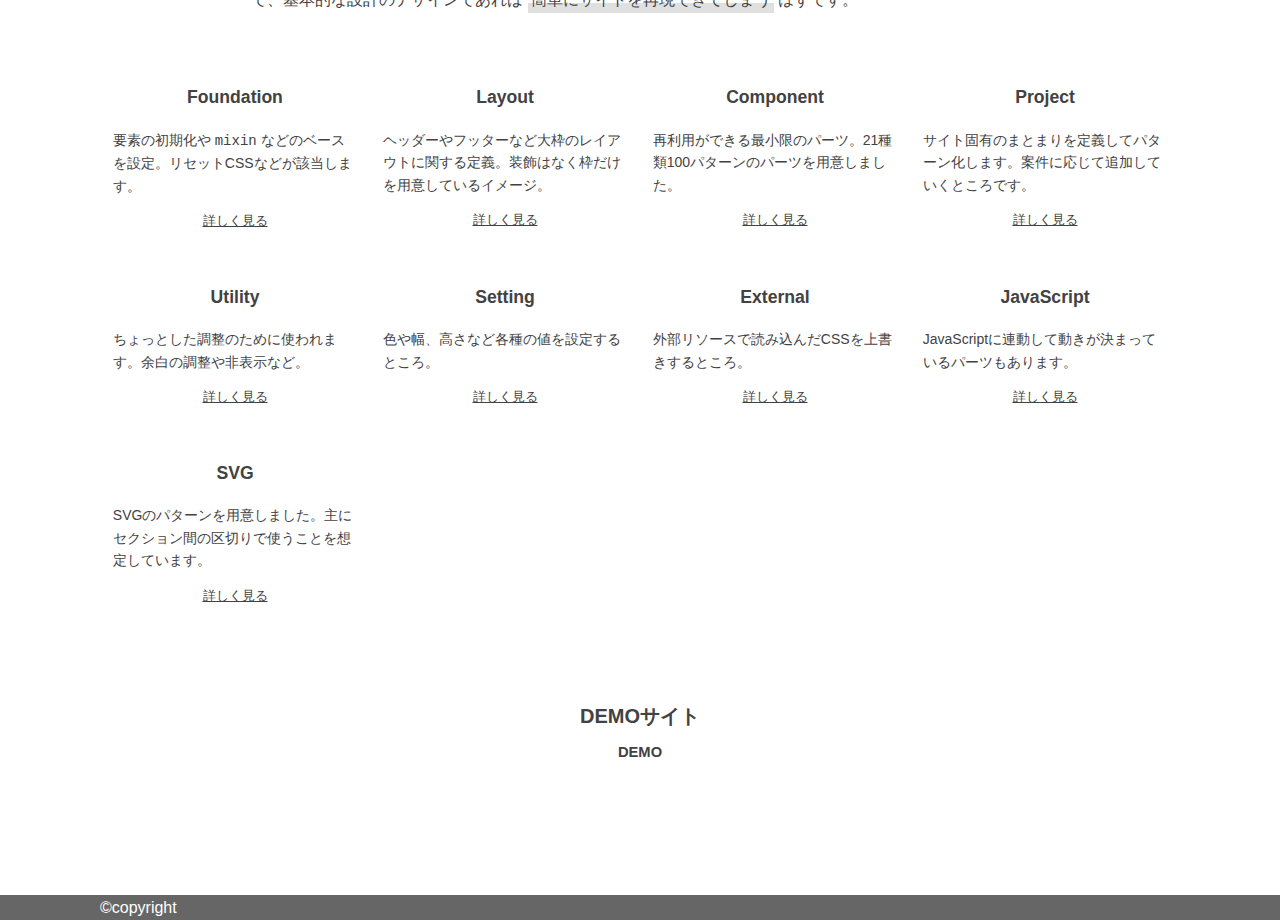
<file: index copy.html>
<!DOCTYPE html>
<html lang="ja">
  <head>
    <meta charset="UTF-8" />
    <meta name="viewport" content="width=device-width, initial-scale=1.0" />
    <meta http-equiv="X-UA-Compatible" content="ie=edge" />
    <title>CSSParts｜HTMLコーディングを効率化するCSSテンプレート</title>
    <meta
      name="description"
      content="HTMLコーディングを効率化するCSSテンプレート"
    />
    <link
      rel="stylesheet"
      href="src/lib/highlight/tomorrow-night-eighties.css"
    />
    <link rel="stylesheet" href="src/css/style.min.css" />
    <link
      rel="icon"
      href="https://haniwaman.com/template/src/img/common/favicon.ico"
    />
  </head>

  <body>
    <header class="p-header l-header">
      <div class="l-inner">
        <div class="l-row l-row--middle">
          <div class="e-logo u-mr-auto"><a href="index.html">CSSParts</a></div>
          <!-- /e-logo -->
          <nav class="e-nav">
            <ul class="c-navigation">
              <li><a href="layout/index.html">Layout</a></li>
              <li><a href="component/index.html">Component</a></li>
              <li><a href="utility/index.html">Utility</a></li>
              <li><a href="javascript/index.html">JavaScript</a></li>
            </ul>
          </nav>
          <!-- /e-nav -->
          <nav class="e-drawer">
            <div class="c-drawer">
              <div
                class="c-drawer__icon js-drawer for-drawer-header"
                data-target="for-drawer-header"
              >
                <div class="c-drawer__bars">
                  <span class="c-drawer__bar"></span>
                  <span class="c-drawer__bar"></span>
                  <span class="c-drawer__bar"></span>
                </div>
              </div>
              <div class="c-drawer__close js-drawer for-drawer-header"></div>
              <div class="c-drawer__content for-drawer-header">
                <ul class="c-list">
                  <li><a href="foundation/index.html">Foundation</a></li>
                  <li><a href="layout/index.html">Layout</a></li>
                  <li><a href="component/index.html">Component</a></li>
                  <li><a href="project/index.html">Project</a></li>
                  <li><a href="utility/index.html">Utility</a></li>
                  <li><a href="setting/index.html">Setting</a></li>
                  <li><a href="external/index.html">External</a></li>
                  <li><a href="javascript/index.html">JavaScript</a></li>
                </ul>
              </div>
            </div>
          </nav>
          <!-- /e-drawer -->
        </div>
        <!-- /l-row -->
      </div>
      <!-- /l-inner -->
    </header>
    <!-- /l-header -->

    <div class="p-mainvisual c-mainvisual c-mainvisual--hero">
      <div class="c-mainvisual__content">
        <div class="c-mainvisual__title e-title">
          コーディングを効率化する
          <br class="u-hidden-pc" />
          CSSテンプレート
        </div>
        <div class="e-btn">
          <a
            class="c-btn c-btn--big c-btn--shadow u-hover-scale"
            href="https://github.com/haniwaman/parts"
            target="_blank"
          >
            ダウンロード
          </a>
        </div>
      </div>
    </div>
    <!-- /c-mainvisual -->

    <main class="p-main">
      <div class="l-section p-about">
        <div class="l-inner">
          <div class="c-section-head">
            <div class="c-section-title">特徴</div>
            <div class="c-section-lead">English</div>
          </div>
          <!-- /c-section-head -->

          <div class="l-row l-row--padding">
            <div class="l-row__col l-row__col12 l-row__col04-tab">
              <div class="p-about-item">
                <div class="e-title">特徴1</div>
                <div class="e-img">
                  <img src="src/img/cat.jpg" alt="" width="200" />
                </div>
                <div class="e-excerpt">
                  こういう特徴があります。こういう特徴があります。こういう特徴があります。こういう特徴があります。こういう特徴があります。
                </div>
              </div>
            </div>
            <div class="l-row__col l-row__col12 l-row__col04-tab">
              <div class="p-about-item">
                <div class="e-title">特徴2</div>
                <div class="e-img">
                  <img src="src/img/cat.jpg" alt="" width="200" />
                </div>
                <div class="e-excerpt">
                  こういう特徴があります。こういう特徴があります。こういう特徴があります。こういう特徴があります。こういう特徴があります。
                </div>
              </div>
            </div>
            <div class="l-row__col l-row__col12 l-row__col04-tab">
              <div class="p-about-item">
                <div class="e-title">特徴3</div>
                <div class="e-img">
                  <img src="src/img/cat.jpg" alt="" width="200" />
                </div>
                <div class="e-excerpt">
                  こういう特徴があります。こういう特徴があります。こういう特徴があります。こういう特徴があります。こういう特徴があります。
                </div>
              </div>
              <!-- /p-about-item -->
            </div>
          </div>
        </div>
        <!-- /l-inner -->
      </div>
      <!-- /l-section -->

      <!-- p-flocss -->
      <section class="l-section p-flocss">
        <div class="l-inner">
          <div class="c-section-head">
            <h2 class="c-section-title">実務的なCSS</h2>
            <div class="c-section-lead">FLOCSS</div>
          </div>
          <!-- /c-section-head -->

          <div class="e-lead">
            <a href="https://github.com/hiloki/flocss" target="_blank">
              FLOCSS
            </a>
            をベースとしてCSSを設計しています。実務で使う実践的なパーツ・動きを中心に用意しているので、基本的な設計のデザインであれば
            <span class="c-marker c-marker--thin">
              簡単にサイトを再現できてしまう
            </span>
            はずです。
          </div>
          <!-- /e-lead -->

          <div class="l-row l-row--padding">
            <div class="l-row__col l-row__col06 l-row__col03-tab">
              <div class="p-flocss-item">
                <div class="e-title">Foundation</div>
                <p class="e-excerpt">
                  要素の初期化や
                  <code>mixin</code>
                  などのベースを設定。リセットCSSなどが該当します。
                </p>
                <div class="e-link">
                  <a href="foundation/index.html">詳しく見る</a>
                </div>
              </div>
              <!-- /p-flocss-item -->
            </div>
            <!-- /l-row__col -->
            <div class="l-row__col l-row__col06 l-row__col03-tab">
              <div class="p-flocss-item">
                <div class="e-title">Layout</div>
                <p class="e-excerpt">
                  ヘッダーやフッターなど大枠のレイアウトに関する定義。装飾はなく枠だけを用意しているイメージ。
                </p>
                <div class="e-link">
                  <a href="layout/index.html">詳しく見る</a>
                </div>
              </div>
              <!-- /p-flocss-item -->
            </div>
            <!-- /l-row__col -->
            <div class="l-row__col l-row__col06 l-row__col03-tab">
              <div class="p-flocss-item">
                <div class="e-title">Component</div>
                <p class="e-excerpt">
                  再利用ができる最小限のパーツ。21種類100パターンのパーツを用意しました。
                </p>
                <div class="e-link">
                  <a href="component/index.html">詳しく見る</a>
                </div>
              </div>
              <!-- /p-flocss-item -->
            </div>
            <!-- /l-row__col -->
            <div class="l-row__col l-row__col06 l-row__col03-tab">
              <div class="p-flocss-item">
                <div class="e-title">Project</div>
                <p class="e-excerpt">
                  サイト固有のまとまりを定義してパターン化します。案件に応じて追加していくところです。
                </p>
                <div class="e-link">
                  <a href="project/index.html">詳しく見る</a>
                </div>
              </div>
              <!-- /p-flocss-item -->
            </div>
            <!-- /l-row__col -->
            <div class="l-row__col l-row__col06 l-row__col03-tab">
              <div class="p-flocss-item">
                <div class="e-title">Utility</div>
                <p class="e-excerpt">
                  ちょっとした調整のために使われます。余白の調整や非表示など。
                </p>
                <div class="e-link">
                  <a href="utility/index.html">詳しく見る</a>
                </div>
              </div>
              <!-- /p-flocss-item -->
            </div>
            <!-- /l-row__col -->
            <div class="l-row__col l-row__col06 l-row__col03-tab">
              <div class="p-flocss-item">
                <div class="e-title">Setting</div>
                <p class="e-excerpt">
                  色や幅、高さなど各種の値を設定するところ。
                </p>
                <div class="e-link">
                  <a href="setting/index.html">詳しく見る</a>
                </div>
              </div>
              <!-- /p-flocss-item -->
            </div>
            <!-- /l-row__col -->
            <div class="l-row__col l-row__col06 l-row__col03-tab">
              <div class="p-flocss-item">
                <div class="e-title">External</div>
                <p class="e-excerpt">
                  外部リソースで読み込んだCSSを上書きするところ。
                </p>
                <div class="e-link">
                  <a href="external/index.html">詳しく見る</a>
                </div>
              </div>
              <!-- /p-flocss-item -->
            </div>
            <!-- /l-row__col -->
            <div class="l-row__col l-row__col06 l-row__col03-tab">
              <div class="p-flocss-item">
                <div class="e-title">JavaScript</div>
                <p class="e-excerpt">
                  JavaScriptに連動して動きが決まっているパーツもあります。
                </p>
                <div class="e-link">
                  <a href="javascript/index.html">詳しく見る</a>
                </div>
              </div>
              <!-- /p-flocss-item -->
            </div>
            <!-- /l-row__col -->
            <div class="l-row__col l-row__col06 l-row__col03-tab">
              <div class="p-flocss-item">
                <div class="e-title">SVG</div>
                <p class="e-excerpt">
                  SVGのパターンを用意しました。主にセクション間の区切りで使うことを想定しています。
                </p>
                <div class="e-link">
                  <a href="svg/index.html">詳しく見る</a>
                </div>
              </div>
              <!-- /p-flocss-item -->
            </div>
            <!-- /l-row__col -->
          </div>
          <!-- /l-row -->
        </div>
        <!-- /l-inner -->
      </section>
      <!-- /p-flocss -->

      <!-- p-demo -->
      <section class="l-section p-demo">
        <div class="l-inner">
          <div class="c-section-head">
            <h2 class="c-section-title">DEMOサイト</h2>
            <div class="c-section-lead">DEMO</div>
          </div>
          <!-- /c-section-head -->
        </div>
        <!-- /l-inner -->
      </section>
      <!-- /l-section -->
    </main>

    <footer class="l-footer">
      <div class="l-inner">
        <div class="p-copy">&copy;copyright</div>
      </div>
    </footer>

    <div class="c-floating js-floating">
      <a href="index.html#" class="">
        <div class="c-icon-arrow-top"><span></span></div>
      </a>
    </div>

    <div class="c-loading">
      <div class="c-loading__content">loading...</div>
    </div>

    <script src="https://code.jquery.com/jquery-3.4.1.min.js"></script>
    <script src="src/lib/stickyfill/stickyfill.min-var=2.0.5.js"></script>
    <script src="src/lib/intersection-observer/intersection-observer.js"></script>
    <script src="src/lib/highlight/highlight.pack.js"></script>
    <script src="src/js/script-var=1.0.0.js"></script>
    <script src="src/js/my-var=1.0.0.js"></script>
  </body>
</html>
</file>
<file: src/lib/highlight/tomorrow-night-eighties.css>
/* Tomorrow Night Eighties Theme */
/* Original theme - https://github.com/chriskempson/tomorrow-theme */
/* http://jmblog.github.com/color-themes-for-google-code-highlightjs */

/* Tomorrow Comment */
.hljs-comment,
.hljs-quote {
  color: #999999;
}

/* Tomorrow Red */
.hljs-variable,
.hljs-template-variable,
.hljs-tag,
.hljs-name,
.hljs-selector-id,
.hljs-selector-class,
.hljs-regexp,
.hljs-deletion {
  color: #f2777a;
}

/* Tomorrow Orange */
.hljs-number,
.hljs-built_in,
.hljs-builtin-name,
.hljs-literal,
.hljs-type,
.hljs-params,
.hljs-meta,
.hljs-link {
  color: #f99157;
}

/* Tomorrow Yellow */
.hljs-attribute {
  color: #ffcc66;
}

/* Tomorrow Green */
.hljs-string,
.hljs-symbol,
.hljs-bullet,
.hljs-addition {
  color: #99cc99;
}

/* Tomorrow Blue */
.hljs-title,
.hljs-section {
  color: #6699cc;
}

/* Tomorrow Purple */
.hljs-keyword,
.hljs-selector-tag {
  color: #cc99cc;
}

.hljs {
  display: block;
  overflow-x: auto;
  background: #2d2d2d;
  color: #cccccc;
  padding: 0.5em;
}

.hljs-emphasis {
  font-style: italic;
}

.hljs-strong {
  font-weight: bold;
}
</file>
<file: src/css/style.css>
@charset "UTF-8";
/************************* カラー *************************/
/************************* サイズ *************************/
/************************* フォント *************************/
.c-button, [type=submit],
[type=button] {
  display: inline-block;
  vertical-align: middle;
  padding: 0.3em 1.2em;
  margin: 0;
  background-image: none;
  background-color: #757575;
  color: #fff;
  text-decoration: none;
  border: 1px solid transparent;
  border-radius: 0;
  font-size: 1em;
  text-align: center;
  -webkit-appearance: none;
}
.c-button:not(:disabled), [type=submit]:not(:disabled),
[type=button]:not(:disabled) {
  cursor: pointer;
}
.c-button:hover, [type=submit]:hover,
[type=button]:hover, .c-button:focus, [type=submit]:focus,
[type=button]:focus {
  outline: none;
}
.c-button::-moz-foucus-inner, [type=submit]::-moz-foucus-inner,
[type=button]::-moz-foucus-inner {
  padding: 0;
  border: none;
}

.c-text, [type=text],
[type=search],
[type=tel],
[type=url],
[type=email],
[type=password],
[type=number],
[type=date],
[type=month],
[type=week],
[type=time],
[type=datetime-local] {
  width: auto;
  padding: 0.4em 0.8em;
  border-radius: 0;
  background-image: none;
  background-color: #fff;
  border: 1px solid #bdbdbd;
  font-family: inherit;
  font-size: 0.95em;
  color: inherit;
  -moz-appearance: none;
  -webkit-appearance: none;
  appearance: none;
}
.c-text:focus, [type=text]:focus,
[type=search]:focus,
[type=tel]:focus,
[type=url]:focus,
[type=email]:focus,
[type=password]:focus,
[type=number]:focus,
[type=date]:focus,
[type=month]:focus,
[type=week]:focus,
[type=time]:focus,
[type=datetime-local]:focus {
  outline: none;
  -webkit-box-shadow: none;
          box-shadow: none;
  border: 1px solid #9e9e9e;
}

.c-textarea, textarea {
  width: auto;
  height: 100px;
  padding: 0.4em 0.8em;
  border-radius: 0;
  background-image: none;
  background-color: #fff;
  border: 1px solid #bdbdbd;
  font-family: inherit;
  font-size: 0.95em;
  color: inherit;
  -moz-appearance: none;
  -webkit-appearance: none;
  appearance: none;
  resize: none;
}
.c-textarea:focus, textarea:focus {
  outline: none;
  -webkit-box-shadow: none;
          box-shadow: none;
  border: 1px solid #9e9e9e;
}

.c-radio, [type=radio] {
  display: none;
}
.c-radio + span, [type=radio] + span {
  display: inline-block;
  position: relative;
  padding: 0 1em 0 1.4em;
  margin: 0;
  cursor: pointer;
}
.c-radio + span::before, [type=radio] + span::before {
  position: absolute;
  content: "";
  top: 50%;
  left: 0;
  -webkit-transform: translateY(-50%);
          transform: translateY(-50%);
  background: #fff;
  border: 1px solid #bdbdbd;
  border-radius: 50%;
  width: 1em;
  height: 1em;
  display: block;
}
.c-radio + span::after, [type=radio] + span::after {
  position: absolute;
  content: "";
  top: 50%;
  left: 0;
  -webkit-transform: translateY(-50%);
          transform: translateY(-50%);
  background: #616161;
  border-radius: 50%;
  width: 1em;
  height: 1em;
  border: 1px solid #9e9e9e;
  -webkit-box-shadow: 0 0 0 0.1em #fff inset;
          box-shadow: 0 0 0 0.1em #fff inset;
  display: block;
  opacity: 0;
  -webkit-transition: all 0.3s ease 0s;
  transition: all 0.3s ease 0s;
}
.c-radio:checked + span::before, [type=radio]:checked + span::before {
  border: 1px solid #9e9e9e;
}
.c-radio:checked + span::after, [type=radio]:checked + span::after {
  opacity: 1;
}

.c-checkbox, [type=checkbox] {
  display: none;
}
.c-checkbox + span, [type=checkbox] + span {
  display: inline-block;
  position: relative;
  padding: 0 1em 0 1.4em;
  margin: 0;
  cursor: pointer;
}
.c-checkbox + span::before, [type=checkbox] + span::before {
  position: absolute;
  content: "";
  top: 50%;
  left: 0;
  -webkit-transform: translateY(-50%);
          transform: translateY(-50%);
  background: #fff;
  border: 1px solid #bdbdbd;
  border-radius: 2px;
  width: 1em;
  height: 1em;
  display: block;
}
.c-checkbox + span::after, [type=checkbox] + span::after {
  position: absolute;
  content: "";
  top: 50%;
  left: 0;
  -webkit-transform: translateY(-50%) rotate(-45deg);
          transform: translateY(-50%) rotate(-45deg);
  width: 1em;
  height: 0.6em;
  margin-top: -0.2em;
  display: block;
  border-left: 3px solid #616161;
  border-bottom: 3px solid #616161;
  -webkit-transition: all 0.3s ease 0s;
  transition: all 0.3s ease 0s;
  opacity: 0;
}
.c-checkbox:checked + span::before, [type=checkbox]:checked + span::before {
  border: 1px solid #9e9e9e;
}
.c-checkbox:checked + span::after, [type=checkbox]:checked + span::after {
  opacity: 1;
}

.c-select, select {
  width: auto;
  padding: 0.4em 2.4em 0.4em 0.8em;
  border-radius: 0;
  background-color: #fff;
  background-image: url(../img/arrow-bottom.png);
  background-repeat: no-repeat;
  background-size: 16px auto;
  background-position: center right 0.2em;
  border: 1px solid #bdbdbd;
  font-family: inherit;
  font-size: 1em;
  color: inherit;
  -moz-appearance: none;
  -webkit-appearance: none;
  appearance: none;
  cursor: pointer;
}
.c-select::-ms-expand, select::-ms-expand {
  display: none;
}
.c-select:focus, select:focus {
  outline: none;
  border: 1px solid #9e9e9e;
  -webkit-box-shadow: none;
          box-shadow: none;
}
[multiple].c-select, select[multiple] {
  height: 100px;
  padding: 0;
  background-image: none;
}
[multiple].c-select option, select[multiple] option {
  padding: 0.4em 1.2em 0.4em 0.4em;
}

*,
*::before,
*::after {
  -webkit-box-sizing: border-box;
          box-sizing: border-box;
}

html {
  font-size: 62.5%;
}

html,
body {
  margin: 0;
  padding: 0;
}

body {
  font-family: "Hiragino Kaku Gothic Pro", "ヒラギノ角ゴ Pro W3", "メイリオ", meiryo, "MS Pゴシック", "MS PGothic", sans-serif;
  font-size: 1.6rem;
  font-weight: 500;
  color: #424242;
  line-height: 1.6;
  background: #fff;
  -webkit-font-smoothing: antialiased;
  -moz-osx-font-smoothing: grayscale;
  overflow-x: hidden;
  overflow-wrap: break-word;
}

article,
aside,
footer,
header,
nav,
section,
main {
  display: block;
}

h1,
h2,
h3,
h4,
h5,
h6,
a,
p,
span,
em,
small,
strong,
sub,
sup,
mark,
del,
ins,
strike,
abbr,
dfn,
blockquote,
q,
cite,
code,
pre,
ol,
ul,
li,
dl,
dt,
dd,
div,
section,
article,
main,
aside,
nav,
header,
hgroup,
footer,
img,
figure,
figcaption,
address,
time,
audio,
video,
canvas,
iframe,
details,
summary,
fieldset,
form,
label,
legend,
table,
caption,
tbody,
tfoot,
thead,
tr,
th,
td {
  margin: 0;
  padding: 0;
  border: 0;
}

a {
  color: inherit;
  outline: none;
}

img {
  max-width: 100%;
  height: auto;
  border: none;
  vertical-align: top;
}

video {
  max-width: 100%;
  height: auto;
}

code,
kbd,
pre,
samp {
  font-family: monospace, sans-serif;
  font-size: inherit;
}

ul,
ol {
  list-style: none;
}

table {
  border-collapse: collapse;
  border-spacing: 0;
  width: 100%;
  border: 1px solid #bdbdbd;
}

th,
td {
  padding: 4px 6px;
  text-align: left;
  vertical-align: top;
  border: 1px solid #bdbdbd;
}

th {
  background: #757575;
  color: #fff;
}

blockquote,
q {
  quotes: none;
}

blockquote::after,
blockquote::before,
q::after,
q::before {
  content: "";
  content: none;
}

address {
  font-style: normal;
}

input,
textarea,
select {
  max-width: 100%;
}

[data-target] {
  cursor: pointer;
}

.l-inner {
  margin: 0 auto;
  padding: 0 24px;
  width: 1080px;
  max-width: 100%;
  height: inherit;
}
@media (min-width: 768px) {
  .l-inner {
    padding-right: 32px;
    padding-left: 32px;
  }
}
@media (min-width: 1080px) {
  .l-inner {
    padding-right: 0;
    padding-left: 0;
  }
}

.l-inner--wide {
  width: 1188px;
}

.l-inner--narrow {
  width: 972px;
}

.l-inner--full {
  width: 100%;
}

.l-window-full {
  margin: 0 calc(50% - 50vw);
  overflow: hidden;
  width: 100vw;
}

.l-window-right {
  margin: 0 calc(50% - 50vw);
  overflow: hidden;
  padding: 0 0 0 calc(50vw - 50%);
  width: 100vw;
  display: block;
}

.l-window-left {
  margin: 0 calc(50% - 50vw);
  overflow: hidden;
  padding: 0 calc(50vw - 50%) 0 0;
  width: 100vw;
  display: block;
}

.l-footer {
  width: 100%;
  z-index: 10;
  background: #666;
  color: #fff;
}

.l-header {
  width: 100%;
  height: 60px;
  z-index: 20;
  background: #fff;
  color: #fff;
}
@media (min-width: 768px) {
  .l-header {
    height: 60px;
  }
}

.l-header--fixed {
  position: fixed;
  top: 0;
  left: 0;
}

.l-svg-separator svg {
  width: 100%;
  vertical-align: middle;
}

.l-row {
  display: -webkit-box;
  display: -ms-flexbox;
  display: flex;
  -ms-flex-wrap: wrap;
      flex-wrap: wrap;
  height: inherit;
}

.l-row--middle {
  -webkit-box-align: center;
      -ms-flex-align: center;
          align-items: center;
}

.l-row--center {
  -webkit-box-pack: center;
      -ms-flex-pack: center;
          justify-content: center;
}

.l-row--reverse {
  -webkit-box-orient: horizontal;
  -webkit-box-direction: reverse;
      -ms-flex-direction: row-reverse;
          flex-direction: row-reverse;
}

.l-row__col {
  padding: 0;
  display: -webkit-box;
  display: -ms-flexbox;
  display: flex;
  -webkit-box-align: stretch;
      -ms-flex-align: stretch;
          align-items: stretch;
  -webkit-box-orient: vertical;
  -webkit-box-direction: normal;
      -ms-flex-direction: column;
          flex-direction: column;
}
.l-row--padding .l-row__col {
  padding: 0.8em;
}

.l-row__col01 {
  width: 8.3333333333%;
}

.l-row__col02 {
  width: 16.6666666667%;
}

.l-row__col03 {
  width: 25%;
}

.l-row__col04 {
  width: 33.3333333333%;
}

.l-row__col05 {
  width: 41.6666666667%;
}

.l-row__col06 {
  width: 50%;
}

.l-row__col07 {
  width: 58.3333333333%;
}

.l-row__col08 {
  width: 66.6666666667%;
}

.l-row__col09 {
  width: 75%;
}

.l-row__col10 {
  width: 83.3333333333%;
}

.l-row__col11 {
  width: 91.6666666667%;
}

.l-row__col12 {
  width: 100%;
}

@media (min-width: 768px) {
  .l-row__col01-tab {
    width: 8.3333333333%;
  }

  .l-row__col02-tab {
    width: 16.6666666667%;
  }

  .l-row__col03-tab {
    width: 25%;
  }

  .l-row__col04-tab {
    width: 33.3333333333%;
  }

  .l-row__col05-tab {
    width: 41.6666666667%;
  }

  .l-row__col06-tab {
    width: 50%;
  }

  .l-row__col07-tab {
    width: 58.3333333333%;
  }

  .l-row__col08-tab {
    width: 66.6666666667%;
  }

  .l-row__col09-tab {
    width: 75%;
  }

  .l-row__col10-tab {
    width: 83.3333333333%;
  }

  .l-row__col11-tab {
    width: 91.6666666667%;
  }

  .l-row__col12-tab {
    width: 100%;
  }
}
@media (min-width: 1080px) {
  .l-row__col01-pc {
    width: 8.3333333333%;
  }

  .l-row__col02-pc {
    width: 16.6666666667%;
  }

  .l-row__col03-pc {
    width: 25%;
  }

  .l-row__col04-pc {
    width: 33.3333333333%;
  }

  .l-row__col05-pc {
    width: 41.6666666667%;
  }

  .l-row__col06-pc {
    width: 50%;
  }

  .l-row__col07-pc {
    width: 58.3333333333%;
  }

  .l-row__col08-pc {
    width: 66.6666666667%;
  }

  .l-row__col09-pc {
    width: 75%;
  }

  .l-row__col10-pc {
    width: 83.3333333333%;
  }

  .l-row__col11-pc {
    width: 91.6666666667%;
  }

  .l-row__col12-pc {
    width: 100%;
  }
}
.l-section {
  width: 100%;
  padding: 2.8rem 0;
}

.l-section--sticky {
  position: sticky;
  top: 0;
}

.c-loading {
  background: #fff;
  height: 100%;
  width: 100%;
  position: fixed;
  visibility: visible;
  top: 0;
  left: 0;
  z-index: 200;
  -webkit-transition: all 0.3s ease 0s;
  transition: all 0.3s ease 0s;
}
[data-loading=true] .c-loading {
  visibility: hidden;
}

.c-loading__content {
  position: absolute;
  top: 50%;
  left: 50%;
  -webkit-transform: translate(-50%, -50%);
          transform: translate(-50%, -50%);
}

.c-mainvisual {
  width: 100%;
  min-height: 300px;
  position: relative;
  background: transparent url(../../src/img/mainvisual.jpg) no-repeat center center/cover;
  overflow: hidden;
}

.c-mainvisual__content {
  position: absolute;
  width: 100%;
  top: 50%;
  left: 0;
  -webkit-transform: translateY(-50%);
          transform: translateY(-50%);
  text-align: center;
  font-weight: 700;
  color: #fff;
  padding: 0 24px;
}

.c-mainvisual__title {
  font-size: 2em;
}

.c-mainvisual__lead {
  font-size: 1em;
  margin-top: 0.6em;
}

.c-mainvisual__video {
  position: absolute;
  max-height: initial;
  max-width: initial;
  min-height: 100vh;
  min-width: 100%;
  top: 50%;
  left: 50%;
  -webkit-transform: translate(-50%, -50%);
          transform: translate(-50%, -50%);
  z-index: -1;
}

.c-mainvisual--mask::before {
  content: "";
  position: absolute;
  width: 100%;
  height: 100%;
  background: rgba(0, 0, 0, 0.3);
}

.c-mainvisual--high {
  height: 700px;
}

.c-mainvisual--low {
  height: 300px;
}

.c-mainvisual--hero {
  min-height: initial;
  height: 100vh;
}

.c-mainvisual--video {
  background: none;
}

.c-heading, .c-heading--type017, .c-heading--type016, .c-heading--type015, .c-heading--type014, .c-heading--type013, .c-heading--type012, .c-heading--type011, .c-heading--type010, .c-heading--type009, .c-heading--type008, .c-heading--type007, .c-heading--type006, .c-heading--type005, .c-heading--type004, .c-heading--type003, .c-heading--type002, .c-heading--type001 {
  padding: 0.4em 0.8em;
  font-weight: 700;
}

.c-heading--type001 {
  border-left: 0.4em solid #757575;
  border-bottom: 0.1em dotted #eee;
  text-align: left;
}

.c-heading--type002 {
  border-top: 0.125em solid #757575;
  border-bottom: 0.125em solid #757575;
  text-align: left;
}

.c-heading--type003 {
  padding: 0.1em 0.4em;
  border-bottom: solid 0.125em #757575;
  position: relative;
  text-align: left;
}
.c-heading--type003::after {
  position: absolute;
  content: "";
  display: block;
  left: 0;
  bottom: -0.125em;
  border-bottom: 0.125em solid #212121;
  width: 30%;
  height: 100%;
}

.c-heading--type004 {
  background: #e0e0e0;
  padding: 0.4em 0.6em 0.3em;
  text-align: left;
  -webkit-box-shadow: 0 0 0 0.2em #e0e0e0;
          box-shadow: 0 0 0 0.2em #e0e0e0;
  border: 0.0417em dashed #757575;
  border-radius: 0;
}

.c-heading--type005 {
  background: #757575;
  padding: 0.4em 0.8em 0.3em;
  text-align: left;
  position: relative;
  color: #fff;
}
.c-heading--type005::after {
  position: absolute;
  content: "";
  top: 100%;
  left: 20px;
  border: 0.5em solid transparent;
  border-top: 0.5em solid #757575;
  width: 0;
  height: 0;
}

.c-heading--type006 {
  border-bottom: 0.08em dashed #757575;
  text-align: left;
}

.c-heading--type007 {
  border-bottom: 0.125em solid #757575;
  text-align: left;
}

.c-heading--type008 {
  border-left: 0.2em solid #757575;
  text-align: left;
}

.c-heading--type009 {
  background: #757575;
  text-align: left;
  color: #fff;
}

.c-heading--type010 {
  background: #757575;
  color: #fff;
  position: relative;
  text-align: left;
}
.c-heading--type010::after {
  border-color: #fff #fff #e0e0e0;
  border-style: solid;
  border-width: 0 0.82em 0.82em 0;
  -webkit-box-shadow: -1px 1px 1px rgba(0, 0, 0, 0.16);
          box-shadow: -1px 1px 1px rgba(0, 0, 0, 0.16);
  content: "";
  position: absolute;
  right: 0;
  top: 0;
}

.c-heading--type011 {
  color: #fff;
  -webkit-transform: skewX(-45deg);
          transform: skewX(-45deg);
  padding: 0.4em 1.2em;
  background: #757575;
}
.c-heading--type011 span {
  display: inline-block;
  -webkit-transform: skewX(45deg);
          transform: skewX(45deg);
}

.c-heading--type012 {
  padding: 0.4em 0.8em 0.4em 1.8em;
  position: relative;
  text-align: left;
}
.c-heading--type012::before {
  position: absolute;
  content: "";
  top: 50%;
  -webkit-transform: translateY(-50%);
          transform: translateY(-50%);
  left: 0.4em;
  width: 0.8em;
  height: 0.8em;
  background: #757575;
}

.c-heading--type013 {
  padding: 0.4em 0.8em 0.4em 1.8em;
  position: relative;
  text-align: left;
}
.c-heading--type013::before {
  position: absolute;
  content: "";
  top: 50%;
  -webkit-transform: translateY(-50%);
          transform: translateY(-50%);
  left: 0.4em;
  width: 1em;
  height: 1em;
  border-radius: 50%;
  background: #757575;
}

.c-heading--type014 {
  padding: 0.4em 0.8em 0.4em 1.8em;
  position: relative;
  text-align: left;
}
.c-heading--type014::before {
  position: absolute;
  content: "";
  top: 50%;
  -webkit-transform: translateY(-50%) rotate(45deg);
          transform: translateY(-50%) rotate(45deg);
  left: 0.4em;
  width: 0.8em;
  height: 0.8em;
  background: #757575;
}

.c-heading--type015 {
  padding: 0.4em 0.8em 0.4em 1em;
  position: relative;
  text-align: left;
}
.c-heading--type015::before {
  position: absolute;
  content: "";
  top: 50%;
  -webkit-transform: translateY(-50%);
          transform: translateY(-50%);
  left: 0.4em;
  width: 0.2em;
  height: 0.8em;
  background: #757575;
}

.c-heading--type016 {
  position: relative;
  text-align: center;
}
.c-heading--type016 span {
  position: relative;
  z-index: 2;
  padding: 0.2em 0.6em;
  background: #fff;
}
.c-heading--type016::before {
  position: absolute;
  content: "";
  top: 50%;
  -webkit-transform: translateY(-50%);
          transform: translateY(-50%);
  left: 0;
  width: 100%;
  height: 1px;
  background: #757575;
  z-index: 1;
}

.c-heading--type017 {
  position: relative;
  text-align: center;
}
.c-heading--type017 span {
  position: relative;
  z-index: 2;
  padding: 0.2em 0.6em;
  background: #fff;
}
.c-heading--type017 span::before {
  position: absolute;
  content: "";
  top: 50%;
  -webkit-transform: translateY(-50%);
          transform: translateY(-50%);
  right: 100%;
  width: 1.6rem;
  height: 1px;
  background: #757575;
  z-index: 1;
}
.c-heading--type017 span::after {
  position: absolute;
  content: "";
  top: 50%;
  -webkit-transform: translateY(-50%);
          transform: translateY(-50%);
  left: 100%;
  width: 1.6rem;
  height: 1px;
  background: #757575;
  z-index: 1;
}

.c-navigation {
  display: -webkit-box;
  display: -ms-flexbox;
  display: flex;
}
.c-navigation a {
  text-decoration: none;
  display: block;
  -webkit-transition: all 0.3s ease 0s;
  transition: all 0.3s ease 0s;
}
.c-navigation > li {
  text-align: center;
  margin-right: 1.2em;
  position: relative;
  z-index: 32;
}
.c-navigation > li:last-child {
  margin-right: 0;
}
.c-navigation > li > ul {
  display: block;
  width: 200px;
  left: 0;
  opacity: 0;
  position: absolute;
  top: calc(100% - 0.2em);
  -webkit-transition: all 0.5s ease 0s;
  transition: all 0.5s ease 0s;
  visibility: hidden;
  z-index: 31;
  text-align: left;
}
.c-navigation > li:hover > ul {
  opacity: 1;
  top: 100%;
  visibility: visible;
}

.c-drawer {
  z-index: 40;
}

.c-drawer__close {
  display: none;
  position: fixed;
  z-index: 39;
  top: 0;
  left: 0;
  width: 100%;
  height: 100%;
  background: #000;
  opacity: 0;
  -webkit-transition: all 0.3s ease 0s;
  transition: all 0.3s ease 0s;
}
.c-drawer__close.is-checked {
  display: block;
  opacity: 0.4;
}

.c-drawer__icon {
  display: inline-block;
  position: relative;
  z-index: 41;
  text-align: center;
  cursor: pointer;
}
.c-drawer__icon::after {
  content: "MENU";
  display: block;
  color: #757575;
  font-size: 0.8rem;
  text-align: center;
  font-weight: 700;
  line-height: 1;
  margin-top: 8px;
}
.c-drawer__icon.is-checked::after {
  content: "CLOSE";
}

.c-drawer__bars {
  display: inline-block;
  width: 30px;
  height: 19px;
  position: relative;
  vertical-align: bottom;
}

.c-drawer__bar {
  position: absolute;
  right: 0;
  left: 0;
  display: block;
  background-color: #757575;
  width: 100%;
  height: 3px;
  border-radius: 2px;
  -webkit-transition: all 0.3s linear 0s;
  transition: all 0.3s linear 0s;
}
.c-drawer__bar:nth-of-type(1) {
  top: 0;
}
.c-drawer__bar:nth-of-type(2) {
  top: 8px;
}
.c-drawer__bar:nth-of-type(3) {
  top: 16px;
}
.is-checked .c-drawer__bar:nth-of-type(1) {
  top: 10px;
  -webkit-transform: rotate(-45deg);
          transform: rotate(-45deg);
}
.is-checked .c-drawer__bar:nth-of-type(2) {
  background-color: transparent;
}
.is-checked .c-drawer__bar:nth-of-type(3) {
  top: 10px;
  -webkit-transform: rotate(45deg);
          transform: rotate(45deg);
}

.c-drawer__content {
  overflow: auto;
  position: fixed;
  top: 0;
  right: 0;
  bottom: auto;
  left: auto;
  -webkit-transform: translateX(105%);
          transform: translateX(105%);
  z-index: 40;
  width: 200px;
  max-width: 90%;
  height: 100%;
  background: #fff;
  -webkit-transition: all 0.5s ease 0s;
  transition: all 0.5s ease 0s;
  padding-top: 60px;
  text-align: left;
  color: #424242;
}
.c-drawer__content.is-checked {
  -webkit-transform: translateX(0);
          transform: translateX(0);
  -webkit-box-shadow: 6px 0 25px rgba(0, 0, 0, 0.16);
          box-shadow: 6px 0 25px rgba(0, 0, 0, 0.16);
}

.c-drawer__content--left {
  -webkit-transform: translateX(-105%);
          transform: translateX(-105%);
  left: 0;
  right: auto;
}

.c-drawer__content--top {
  -webkit-transform: translateY(-105%);
          transform: translateY(-105%);
  top: 0;
  bottom: auto;
  width: 100%;
  height: 100%;
  max-width: 100%;
}

.c-drawer__content--cover {
  visibility: hidden;
  opacity: 0;
  -webkit-transform: translateX(0);
          transform: translateX(0);
  top: 0;
  bottom: auto;
  width: 100%;
  height: 100%;
  max-width: 100%;
  -webkit-transition: all 0.5s linear 0s;
  transition: all 0.5s linear 0s;
}
.c-drawer__content--cover.is-checked {
  visibility: visible;
  opacity: 1;
}

.c-list {
  padding: 0 0.6em;
}
.c-list li {
  margin-bottom: 0.6em;
}
.c-list li a {
  display: block;
  padding: 0.4em 0.8em;
  text-decoration: none;
  text-align: left;
}
.c-list li ul {
  padding-left: 0.6em;
}
.c-list li ul li {
  margin-top: 0.6em;
}

.c-list--disc {
  list-style-type: disc;
  padding-left: 2em;
}
.c-list--disc li a {
  display: inline;
  padding: 0;
}
.c-list--disc li ul {
  list-style-type: disc;
  padding-left: 1.2em;
}

.c-list--decimal {
  list-style-type: decimal;
  padding-left: 2em;
}
.c-list--decimal li a {
  display: inline;
  padding: 0;
}
.c-list--decimal li ul {
  list-style-type: decimal;
  padding-left: 1.2em;
}

.c-list--arrow-start li a {
  position: relative;
  padding: 0.4em 0.8em 0.4em 1.8em;
}
.c-list--arrow-start li a::before {
  position: absolute;
  top: 50%;
  left: 0.4em;
  -webkit-transform: translateY(-50%);
          transform: translateY(-50%);
  content: "";
  width: 1em;
  height: 1em;
  background: transparent url(../img/arrow-right.png) no-repeat center center/cover;
}

.c-list--arrow-end > li a {
  position: relative;
  padding: 0.4em 1.8em 0.4em 0.8em;
}
.c-list--arrow-end > li a::after {
  position: absolute;
  top: 50%;
  right: 0.4em;
  content: "";
  width: 1em;
  height: 1em;
  background: transparent url(../img/arrow-right.png) no-repeat center center/cover;
  -webkit-transform: translateY(-50%);
          transform: translateY(-50%);
}

.c-list--count > li {
  counter-increment: number;
}
.c-list--count > li > a {
  position: relative;
  padding: 0.4em 0.8em 0.4em 2.4em;
  text-decoration: none;
  text-align: left;
}
.c-list--count > li > a::after {
  position: absolute;
  top: 50%;
  left: 0.4em;
  min-width: 1.6em;
  height: 1.6em;
  line-height: 1;
  text-align: center;
  -webkit-transform: translateY(-50%);
          transform: translateY(-50%);
  content: counter(number);
  padding: 0.3em;
  background: #757575;
  color: #fff;
  font-size: 0.9em;
}

.c-section-head {
  text-align: center;
  margin: 0 0 3.2em;
}

.c-section-title {
  font-size: 2rem;
  font-weight: 700;
}

.c-section-lead {
  font-size: 0.92em;
  font-weight: 700;
  margin-top: 0.6em;
}

.c-floating {
  position: fixed;
  bottom: 1em;
  right: 1em;
  visibility: hidden;
  opacity: 0;
  -webkit-transition: all 0.3s ease 0s;
  transition: all 0.3s ease 0s;
}
[data-scroll=true] .c-floating {
  visibility: visible;
  opacity: 1;
}

.c-icon, .c-icon-square, .c-icon-glass, .c-icon-rhombus, .c-icon-triangle, .c-icon-arrow-top, .c-icon-arrow-left, .c-icon-arrow-bottom, .c-icon-arrow-right, .c-icon-check, .c-icon-hamburger, .c-icon-cross, .c-icon-circle {
  display: inline-block;
  width: 30px;
  height: 30px;
  font-size: 30px;
  position: relative;
  overflow: hidden;
}

.c-icon-circle > span {
  position: absolute;
  display: block;
  top: 50%;
  left: 50%;
  width: 84%;
  height: 84%;
  margin: -42% 0 0 -42%;
  border-radius: 50%;
  border: 0.16em solid #757575;
}

.c-icon-cross > span::before, .c-icon-cross > span::after {
  display: block;
  content: "";
  position: absolute;
  top: 50%;
  left: 50%;
  width: 84%;
  height: 16%;
  margin: -8% 0 0 -42%;
  background: #757575;
}
.c-icon-cross > span::before {
  -webkit-transform: rotate(-45deg);
          transform: rotate(-45deg);
}
.c-icon-cross > span::after {
  -webkit-transform: rotate(45deg);
          transform: rotate(45deg);
}

.c-icon-hamburger > span {
  position: absolute;
  display: block;
  top: 50%;
  left: 50%;
  width: 84%;
  height: 16%;
  margin: -8% 0 0 -42%;
  background: #757575;
}
.c-icon-hamburger > span::before, .c-icon-hamburger > span::after {
  display: block;
  content: "";
  position: absolute;
  top: 50%;
  left: 50%;
  width: 100%;
  height: 100%;
  margin: -8% 0 0 -50%;
  background: #757575;
}
.c-icon-hamburger > span::before {
  margin-top: -38%;
}
.c-icon-hamburger > span::after {
  margin-top: 19%;
}

.c-icon-check > span {
  position: absolute;
  display: block;
  top: 50%;
  left: 50%;
  width: 84%;
  height: 36%;
  margin: -18% 0 0 -42%;
  border-left: 0.16em solid #757575;
  border-bottom: 0.16em solid #757575;
  -webkit-transform: rotate(-45deg);
          transform: rotate(-45deg);
}

.c-icon-arrow-right > span {
  position: absolute;
  display: block;
  top: 50%;
  left: 50%;
  width: 56%;
  height: 56%;
  margin: -28% 0 0 -36%;
  border-right: 0.16em solid #757575;
  border-bottom: 0.16em solid #757575;
  -webkit-transform: rotate(-45deg);
          transform: rotate(-45deg);
}

.c-icon-arrow-bottom > span {
  position: absolute;
  display: block;
  top: 50%;
  left: 50%;
  width: 56%;
  height: 56%;
  margin: -36% 0 0 -28%;
  border-left: 0.16em solid #757575;
  border-bottom: 0.16em solid #757575;
  -webkit-transform: rotate(-45deg);
          transform: rotate(-45deg);
}

.c-icon-arrow-left > span {
  position: absolute;
  display: block;
  top: 50%;
  left: 50%;
  width: 56%;
  height: 56%;
  margin: -28% 0 0 -14%;
  border-left: 0.16em solid #757575;
  border-top: 0.16em solid #757575;
  -webkit-transform: rotate(-45deg);
          transform: rotate(-45deg);
}

.c-icon-arrow-top > span {
  position: absolute;
  display: block;
  top: 50%;
  left: 50%;
  width: 56%;
  height: 56%;
  margin: -14% 0 0 -28%;
  border-top: 0.16em solid #757575;
  border-right: 0.16em solid #757575;
  -webkit-transform: rotate(-45deg);
          transform: rotate(-45deg);
}

.c-icon-triangle > span {
  position: absolute;
  display: block;
  top: 50%;
  left: 50%;
  width: 0;
  height: 0;
  margin: -42% 0 0 -42%;
  border-style: solid;
  border-width: 0 0.42em 0.728em 0.42em;
  border-color: transparent transparent #757575 transparent;
}

.c-icon-rhombus > span {
  position: absolute;
  display: block;
  top: 50%;
  left: 50%;
  width: 56%;
  height: 56%;
  margin: -28% 0 0 -28%;
  background: #757575;
  -webkit-transform: rotate(-45deg);
          transform: rotate(-45deg);
}

.c-icon-glass > span {
  position: absolute;
  display: block;
  top: 50%;
  left: 50%;
  width: 56%;
  height: 56%;
  border-radius: 50%;
  margin: -0.28em 0 0 -0.28em;
  border: 0.12em solid #757575;
}
.c-icon-glass > span::after {
  position: absolute;
  display: block;
  content: "";
  top: 50%;
  left: 50%;
  width: 72%;
  height: 36%;
  background: #757575;
  margin: 0.2em 0 0 0.14em;
  -webkit-transform: rotate(45deg);
          transform: rotate(45deg);
}

.c-icon-square > span {
  position: absolute;
  display: block;
  top: 50%;
  left: 50%;
  width: 84%;
  height: 84%;
  margin: -42% 0 0 -42%;
  background: #757575;
}

.c-marker {
  display: inline-block;
  padding: 0 0.2em;
  background: #e0e0e0;
}

.c-marker--thin {
  background: -webkit-gradient(linear, left top, left bottom, color-stop(60%, transparent), color-stop(0, #e0e0e0));
  background: linear-gradient(transparent 60%, #e0e0e0 0);
}

.c-marker--stripe {
  position: relative;
  background: transparent;
  z-index: 1;
}
.c-marker--stripe::before {
  content: "";
  position: absolute;
  left: 0;
  bottom: 3px;
  width: 100%;
  height: 0.4em;
  background: repeating-linear-gradient(-45deg, #e0e0e0, #e0e0e0 2px, #fff 0, #fff 4px);
  z-index: -1;
}

.c-marker--cover {
  display: inline;
  background: #e0e0e0;
  line-height: 2.2;
  padding: 0;
  -webkit-box-shadow: 1em 0 #e0e0e0, 0 0.4em #e0e0e0, 1em 0.4em #e0e0e0, -1em 0 #e0e0e0, 0 -0.4em #e0e0e0, -1em -0.4em #e0e0e0, -1em 0.4em #e0e0e0, 1em -0.4em #e0e0e0;
          box-shadow: 1em 0 #e0e0e0, 0 0.4em #e0e0e0, 1em 0.4em #e0e0e0, -1em 0 #e0e0e0, 0 -0.4em #e0e0e0, -1em -0.4em #e0e0e0, -1em 0.4em #e0e0e0, 1em -0.4em #e0e0e0;
}

.c-background {
  width: 100%;
  height: 300px;
  background: transparent url(../img/background.jpg) no-repeat center center/cover;
  position: relative;
}

.c-background--mask::before {
  content: "";
  position: absolute;
  width: 100%;
  height: 100%;
  background: rgba(0, 0, 0, 0.3);
}

.c-background--fixed {
  background-attachment: fixed;
}

.c-background--window-full {
  margin: 0 calc(50% - 50vw);
  padding: 0 calc(50vw - 50%);
  overflow: hidden;
  width: 100vw;
}

.c-background--window-right {
  margin: 0 auto 0 calc(50% - 50vw);
  overflow: hidden;
  width: 50vw;
}

.c-background--window-left {
  margin: 0 calc(50% - 50vw) 0 auto;
  overflow: hidden;
  width: 50vw;
}

.c-box {
  display: inline-block;
  background: #fff;
  border: 2px solid #757575;
  border-radius: 0;
  padding: 0.8em;
}
.c-box > :last-child {
  margin-bottom: 0;
}

.c-box__title {
  margin-bottom: 0.4em;
  font-size: 1.1em;
  font-weight: 700;
}

.c-box--balloo-right {
  position: relative;
}
.c-box--balloo-right::before, .c-box--balloo-right::after {
  content: "";
  position: absolute;
  top: 50%;
  left: 100%;
}
.c-box--balloo-right::before {
  margin-top: -12.82px;
  border: 12.82px solid transparent;
  border-left: 12.82px solid #757575;
  z-index: 1;
}
.c-box--balloo-right::after {
  margin-top: -10px;
  border: 10px solid transparent;
  border-left: 10px solid #fff;
  z-index: 2;
}

.c-box--balloo-top {
  position: relative;
}
.c-box--balloo-top::before, .c-box--balloo-top::after {
  content: "";
  position: absolute;
  bottom: 100%;
  left: 50%;
}
.c-box--balloo-top::before {
  margin-left: -12.82px;
  border: 12.82px solid transparent;
  border-bottom: 12.82px solid #757575;
  z-index: 1;
}
.c-box--balloo-top::after {
  margin-left: -10px;
  border: 10px solid transparent;
  border-bottom: 10px solid #fff;
  z-index: 2;
}

.c-box--balloo-bottom {
  position: relative;
}
.c-box--balloo-bottom::before, .c-box--balloo-bottom::after {
  content: "";
  position: absolute;
  top: 100%;
  left: 50%;
}
.c-box--balloo-bottom::before {
  margin-left: -12.82px;
  border: 12.82px solid transparent;
  border-top: 12.82px solid #757575;
  z-index: 1;
}
.c-box--balloo-bottom::after {
  margin-left: -10px;
  border: 10px solid transparent;
  border-top: 10px solid #fff;
  z-index: 2;
}

.c-box--balloo-left {
  position: relative;
}
.c-box--balloo-left::before, .c-box--balloo-left::after {
  content: "";
  position: absolute;
  top: 50%;
  right: 100%;
}
.c-box--balloo-left::before {
  margin-top: -12.82px;
  border: 12.82px solid transparent;
  border-right: 12.82px solid #757575;
  z-index: 1;
}
.c-box--balloo-left::after {
  margin-top: -10px;
  border: 10px solid transparent;
  border-right: 10px solid #fff;
  z-index: 2;
}

.c-box--type1 {
  position: relative;
  padding-top: 1.35em;
}

.c-box__title--type1 {
  position: absolute;
  top: -1em;
  left: 50%;
  -webkit-transform: translateX(-50%);
          transform: translateX(-50%);
  background: #fff;
  white-space: nowrap;
  padding: 0.4em;
  margin-bottom: 0;
  line-height: 1;
}

.c-box__title--type2 {
  background: #757575;
  color: #fff;
  padding: 0.4em 0.8em;
  margin: -0.8em -0.8em 0.8em -0.8em;
}

.c-card {
  display: inline-block;
  text-decoration: none;
  background: #fff;
  position: relative;
}

.c-card__img {
  text-align: center;
}

.c-card__body {
  padding: 0.4em;
}

.c-card__title {
  font-size: 1.2em;
  font-weight: 700;
  margin: 0.4em 0;
}

.c-card__excerpt {
  font-size: 0.95em;
  color: #757575;
  margin: 0;
}

.c-card__meta {
  display: -webkit-box;
  display: -ms-flexbox;
  display: flex;
  -ms-flex-wrap: wrap;
      flex-wrap: wrap;
  -webkit-box-align: center;
      -ms-flex-align: center;
          align-items: center;
}

.c-card__time,
.c-card__label {
  margin-bottom: 0.4em;
}

.c-card__time {
  display: block;
  color: #757575;
  font-size: 0.875em;
}

.c-card__label {
  margin-left: auto;
  display: block;
  text-decoration: none;
  background: #757575;
  color: #fff;
  padding: 0.2em 0.8em;
  font-size: 0.875em;
}

.c-card--horizon {
  display: -webkit-box;
  display: -ms-flexbox;
  display: flex;
}

.c-card__img--horizon {
  width: 150px;
  padding: 0.4em;
}

.c-card__body--horizon {
  width: calc(100% - 150px);
  padding: 0.4em;
}

.c-card--shadow {
  -webkit-box-shadow: 0 0 5px 0 rgba(0, 0, 0, 0.16);
          box-shadow: 0 0 5px 0 rgba(0, 0, 0, 0.16);
}

.c-breadcrumb {
  display: -webkit-box;
  display: -ms-flexbox;
  display: flex;
}

.c-breadcrumb__item {
  font-size: 0.875em;
}
.c-breadcrumb__item:not(:last-child)::after {
  content: ">";
  vertical-align: baseline;
  margin: 0 0.6em;
}
.c-breadcrumb__item > a {
  text-decoration: none;
}

.c-button--shadow {
  -webkit-box-shadow: 0 0 3px 0 rgba(0, 0, 0, 0.16);
          box-shadow: 0 0 3px 0 rgba(0, 0, 0, 0.16);
}

.c-button--goast {
  background-color: transparent;
  color: #fff;
  border-color: currentColor;
}

.c-button--arrow {
  position: relative;
  padding-right: 2.8em;
}
.c-button--arrow::after {
  content: "";
  width: 1em;
  height: 1em;
  position: absolute;
  right: 0.4em;
  top: 50%;
  -webkit-transform: translateY(-50%);
          transform: translateY(-50%);
  background: transparent url(../img/arrow-right-w.png) no-repeat center center/cover;
}

.c-button--big {
  padding: 0.5em 1.6em;
}

.c-ellipsis {
  text-overflow: ellipsis;
  white-space: nowrap;
  overflow: hidden;
}

.c-ellipsis--multiple-2 {
  position: relative;
  text-overflow: clip;
  white-space: normal;
  line-height: 1.6;
  height: 3.2em;
}
.c-ellipsis--multiple-2::before {
  content: "…";
  position: absolute;
  right: 0;
  bottom: 0;
  background: #fff;
}
.c-ellipsis--multiple-2::after {
  content: "";
  position: absolute;
  width: 100%;
  height: 100%;
  background: #fff;
  padding: 0 0.2em;
}

.c-ellipsis--multiple-3 {
  position: relative;
  text-overflow: clip;
  white-space: normal;
  line-height: 1.6;
  height: 4.8em;
}
.c-ellipsis--multiple-3::before {
  content: "…";
  position: absolute;
  right: 0;
  bottom: 0;
  background: #fff;
  padding: 0 0.2em;
}
.c-ellipsis--multiple-3::after {
  content: "";
  position: absolute;
  width: 100%;
  height: 100%;
  background: #fff;
}

.c-modal {
  z-index: 100;
}

.c-modal__close {
  position: fixed;
  z-index: 99;
  display: none;
  top: 0;
  left: 0;
  width: 100%;
  height: 100%;
  background: #000;
  opacity: 0;
  -webkit-transition: all 0.3s ease 0s;
  transition: all 0.3s ease 0s;
}
.is-checked .c-modal__close {
  display: block;
  opacity: 0.4;
}

.c-modal__content {
  position: fixed;
  top: 50%;
  left: 50%;
  -webkit-transform: translate(-50%, -50%);
          transform: translate(-50%, -50%);
  background: #fff;
  padding: 2em 2.4em;
  z-index: 100;
  visibility: hidden;
  opacity: 0;
  -webkit-transition: all 0.3s ease 0s;
  transition: all 0.3s ease 0s;
}
.is-checked .c-modal__content {
  opacity: 1;
  visibility: visible;
}

.c-modal__content--cover {
  top: 0;
  left: 0;
  width: 100%;
  height: 100%;
  background: rgba(239, 163, 54, 0.78);
  -webkit-transform: none;
          transform: none;
}

.c-tab__nav {
  display: -webkit-box;
  display: -ms-flexbox;
  display: flex;
  -webkit-box-pack: center;
      -ms-flex-pack: center;
          justify-content: center;
  border-bottom: 2px solid #e0e0e0;
}

.c-tab__item {
  display: block;
  padding: 0.8em 1.6em;
  background: #e0e0e0;
  margin-bottom: -2px;
  -webkit-transition: all 0.3s ease 0s;
  transition: all 0.3s ease 0s;
}
.c-tab__item.is-checked {
  background: #757575;
  color: #fff;
}
@media (min-width: 768px) {
  .c-tab__item:hover {
    background: #757575;
    color: #fff;
  }
}

.c-tab__content {
  display: none;
}
.c-tab__content.is-checked {
  display: block;
}

.c-table {
  border-collapse: collapse;
  border-spacing: 0;
  border: 1px solid #bdbdbd;
  width: 100%;
  background: #fff;
}
.c-table th,
.c-table td {
  border: 1px solid #bdbdbd;
  padding: 0.7rem;
}
.c-table th {
  font-weight: 700;
}

.c-table--fixed {
  table-layout: fixed;
}

.c-table--striped tr:nth-of-type(even) {
  background: #e0e0e0;
}

.c-table--horizon {
  border: none;
}
.c-table--horizon tr {
  border-top: 1px solid #bdbdbd;
  border-bottom: 1px solid #bdbdbd;
}
.c-table--horizon tr:first-of-type {
  border-top: none;
}
.c-table--horizon tr:last-of-type {
  border-bottom: none;
}
.c-table--horizon th,
.c-table--horizon td {
  border: none;
}

.c-table-responsive {
  display: block;
  width: 100%;
  padding: 0.2em 0;
  overflow-x: auto;
  -webkit-overflow-scrolling: touch;
}

.c-text--full {
  width: 100%;
}

.c-textarea--resize {
  resize: both;
}

.c-textarea--full {
  width: 100%;
}

.c-select--full {
  width: 100%;
}

.c-file__label {
  padding: 0.4em 0.8em;
  border: 1px solid #bdbdbd;
  cursor: pointer;
  background: #fff;
  color: #424242;
  font-weight: 500;
  font-size: 1.6rem;
}

.c-file__input {
  display: none;
}

.c-file__result {
  display: none;
  width: 100%;
  padding: 0.4em 0;
  border-radius: 0;
  background-image: none;
  background-color: transparent;
  border: none;
  font-family: inherit;
  font-size: 0.95em;
  color: inherit;
  -moz-appearance: none;
  -webkit-appearance: none;
  appearance: none;
}

.c-accordion__title {
  padding: 0.4em 0.8em;
  cursor: pointer;
}

.c-accordion__content {
  display: none;
  padding: 0.4em 0.8em;
}

.c-accordion__title--arrow {
  position: relative;
  padding-right: 2.4em;
}
.c-accordion__title--arrow::after {
  content: "";
  position: absolute;
  top: 50%;
  right: 0.4em;
  -webkit-transform: translateY(-50%);
          transform: translateY(-50%);
  width: 0.8em;
  height: 0.8em;
  background: transparent url(../img/arrow-bottom.png) no-repeat top center/cover;
  -webkit-transition: all 0.5s ease 0s;
  transition: all 0.5s ease 0s;
}
.is-checked .c-accordion__title--arrow::after {
  -webkit-transform: translateY(-50%) rotateX(180deg);
          transform: translateY(-50%) rotateX(180deg);
}

.c-pagenation {
  display: -webkit-box;
  display: -ms-flexbox;
  display: flex;
  -webkit-box-pack: center;
      -ms-flex-pack: center;
          justify-content: center;
  -webkit-box-align: center;
      -ms-flex-align: center;
          align-items: center;
}

.c-pagenation__num {
  background: #eee;
  border: 1px solid #eee;
  color: #424242;
  height: 42px;
  display: inline-block;
  line-height: 42px;
  margin-right: 8px;
  min-width: 42px;
  text-align: center;
  text-decoration: none;
  -webkit-transition: all 0.3s ease 0s;
  transition: all 0.3s ease 0s;
}
.c-pagenation__num:last-child {
  margin-right: 0;
}
@media (min-width: 768px) {
  .c-pagenation__num:hover {
    background: #212121;
    border: 1px solid #212121;
    color: #fff;
  }
}

.c-pagenation__num--current {
  background: #212121;
  border: 1px solid #212121;
  color: #fff;
}

.p-about {
  background: #fff;
}

.p-about-item > .e-title {
  font-size: 1.05em;
  margin-bottom: 1em;
  text-align: center;
}

.p-about-item > .e-img {
  text-align: center;
}

.p-about-item > .e-excerpt {
  font-size: 0.85em;
  padding: 1em;
}

.p-component {
  margin: 0 0 3em;
}

.p-component > .e-title-block {
  margin: 3.8em 0 0.4em;
}

.p-component > .e-title-modify {
  margin: 3.8em 0 0.4em;
}

.p-component > .e-preview {
  margin-bottom: 1em;
}

.p-component > :first-child {
  margin-top: 0;
}

.p-component .e-introduction {
  font-size: 0.875em;
  margin-bottom: 1em;
}

.p-component .e-introduction p {
  margin-bottom: 0.6em;
}

.p-component .e-introduction p:last-child {
  margin-bottom: 0;
}

.p-component .e-introduction blockquote {
  background: #f5f5f5;
  margin-top: 0.6em;
  padding: 0.8em;
}

.p-component .e-example {
  font-size: 0.875em;
  margin: 1em 0 0.2em;
}

.p-content {
  padding: 3rem 0;
}

.p-demo {
  background: #fff;
  z-index: 3;
}

.p-flocss-item {
  margin-bottom: 1.6em;
}

.p-flocss-item .e-title {
  font-size: 1.1em;
  font-weight: 700;
  margin-bottom: 1em;
  text-align: center;
}

.p-flocss-item .e-excerpt {
  font-size: 0.875em;
  margin-bottom: 1em;
}

.p-flocss-item .e-link {
  font-size: 0.8em;
  text-align: center;
}

.p-flocss {
  background: #fff;
  z-index: 2;
}
.p-flocss .e-lead {
  margin: 0 auto 1.8em;
}
@media (min-width: 768px) {
  .p-flocss .e-lead {
    margin-bottom: 3.6em;
    width: 72%;
  }
}

.p-header {
  background: rgba(255, 255, 255, 0.7);
  color: #424242;
  position: fixed;
  width: 100%;
}
.p-header .e-logo {
  font-size: 2.2em;
  font-weight: 700;
  line-height: 1;
}
.p-header .e-logo a {
  text-decoration: none;
}
.p-header .e-nav {
  display: none;
  padding: 0 1.6em;
}
@media (min-width: 768px) {
  .p-header .e-nav {
    display: block;
  }
}
@media (min-width: 768px) {
  .p-header .e-drawer {
    display: none;
  }
}

.p-top-infomation {
  padding-bottom: 2.4rem;
  padding-top: 2.4rem;
}

.p-top-infomation__title {
  margin-bottom: 0.4em;
}

.p-top-infomation__content {
  line-height: 2.6;
  margin: 0 auto;
  padding: 1em;
  text-align: center;
  width: 76%;
}

.p-main {
  padding: 3.2em 0;
}

.p-mainvisual .e-cover {
  height: 400px;
}
.p-mainvisual .e-title {
  font-size: 1.2em;
}
@media (min-width: 768px) {
  .p-mainvisual .e-title {
    font-size: 1.8em;
  }
}
.p-mainvisual .e-btn {
  margin-top: 1.6em;
}
@media (min-width: 768px) {
  .p-mainvisual .e-btn {
    margin-top: 3.2em;
  }
}
.p-mainvisual .e-btn a {
  text-decoration: none;
}

.p-preview {
  padding: 1.2rem 2rem;
}

.p-preview.m-dark {
  background: #424242;
}

.p-section {
  background: #efa336;
  padding: 100px 0;
  position: relative;
}

.p-section::before {
  -webkit-transform: translateY(-50%);
  background: transparent url("../../img/skew-top.svg") no-repeat top left/100% 100%;
  content: "";
  left: 0;
  padding-top: 10%;
  position: absolute;
  top: 0.1em;
  transform: translateY(-50%);
  width: 100%;
  z-index: 2;
}

.p-section::after {
  -webkit-transform: translateY(50%);
  background: transparent url("../../img/skew-bottom.svg") no-repeat top left/100% 100%;
  bottom: 0.1em;
  content: "";
  left: 0;
  padding-top: 10%;
  position: absolute;
  transform: translateY(50%);
  width: 100%;
  z-index: 2;
}

.c-icon-arrow-top.p-icon-arrow-top {
  font-size: 50px;
  height: 50px;
  width: 50px;
}

/*************** component ***************/
.p-toc {
  bottom: 2rem;
  cursor: pointer;
  left: 2rem;
  position: fixed;
  z-index: 30;
}

@media (min-width: 1080px) {
  .u-hidden-pc {
    display: none;
  }
}

@media (min-width: 768px) and (max-width: 1079px) {
  .u-hidden-tab {
    display: none;
  }
}

@media (max-width: 767px) {
  .u-hidden-sp {
    display: none;
  }
}

.u-hover-scale {
  -webkit-transition: all 0.5s ease 0s;
  transition: all 0.5s ease 0s;
  -webkit-transform: scale(1, 1);
          transform: scale(1, 1);
}
.u-hover-scale:hover {
  -webkit-transform: scale(1.2, 1.2);
          transform: scale(1.2, 1.2);
}

.u-hover-opacity {
  -webkit-transition: all 0.5s ease 0s;
  transition: all 0.5s ease 0s;
  opacity: 1;
}
.u-hover-opacity:hover {
  opacity: 0.6;
}

.u-hover-up {
  -webkit-transition: all 0.5s ease 0s;
  transition: all 0.5s ease 0s;
  -webkit-transform: translate(0, 0);
          transform: translate(0, 0);
}
.u-hover-up:hover {
  -webkit-transform: translate(0, -0.3em);
          transform: translate(0, -0.3em);
}

.u-hover-down {
  -webkit-transition: all 0.5s ease 0s;
  transition: all 0.5s ease 0s;
  -webkit-transform: translate(0, 0);
          transform: translate(0, 0);
}
.u-hover-down:hover {
  -webkit-transform: translate(0, 0.3em);
          transform: translate(0, 0.3em);
}

.u-hover-rotate-x {
  -webkit-transition: all 0.5s ease 0s;
  transition: all 0.5s ease 0s;
  -webkit-transform: rotateX(0);
          transform: rotateX(0);
}
.u-hover-rotate-x:hover {
  -webkit-transform: rotateX(360deg);
          transform: rotateX(360deg);
}

.u-hover-rotate-y {
  -webkit-transition: all 0.5s ease 0s;
  transition: all 0.5s ease 0s;
  -webkit-transform: rotateY(0);
          transform: rotateY(0);
}
.u-hover-rotate-y:hover {
  -webkit-transform: rotateY(360deg);
          transform: rotateY(360deg);
}

.u-hover-rotate-z {
  -webkit-transition: all 0.5s ease 0s;
  transition: all 0.5s ease 0s;
  -webkit-transform: rotate(0);
          transform: rotate(0);
}
.u-hover-rotate-z:hover {
  -webkit-transform: rotateZ(360deg);
          transform: rotateZ(360deg);
}

.u-fadein {
  -webkit-transition: all 0.8s ease 0s;
  transition: all 0.8s ease 0s;
  opacity: 0;
}
.u-fadein.is-anim {
  opacity: 1;
}

.u-fadein-up {
  -webkit-transition: all 0.8s ease 0s;
  transition: all 0.8s ease 0s;
  -webkit-transform: translate(0, 0.8rem);
          transform: translate(0, 0.8rem);
  opacity: 0;
}
.u-fadein-up.is-anim {
  -webkit-transform: translate(0, 0);
          transform: translate(0, 0);
  opacity: 1;
}

.u-m-auto {
  margin: auto;
}

.u-mx-auto {
  margin-left: auto;
  margin-right: auto;
}

.u-my-auto {
  margin-top: auto;
  margin-bottom: auto;
}

.u-mt-auto {
  margin-top: auto;
}

.u-mr-auto {
  margin-right: auto;
}

.u-ml-auto {
  margin-left: auto;
}

.u-mb-auto {
  margin-bottom: auto;
}

.u-mx-0 {
  margin-left: 0px;
  margin-right: 0px;
}

.u-my-0 {
  margin-top: 0px;
  margin-bottom: 0px;
}

.u-mt-0 {
  margin-top: 0px;
}

.u-mr-0 {
  margin-right: 0px;
}

.u-mb-0 {
  margin-bottom: 0px;
}

.u-ml-0 {
  margin-left: 0px;
}

.u-mx-1 {
  margin-left: 1px;
  margin-right: 1px;
}

.u-my-1 {
  margin-top: 1px;
  margin-bottom: 1px;
}

.u-mt-1 {
  margin-top: 1px;
}

.u-mr-1 {
  margin-right: 1px;
}

.u-mb-1 {
  margin-bottom: 1px;
}

.u-ml-1 {
  margin-left: 1px;
}

.u-mx-2 {
  margin-left: 2px;
  margin-right: 2px;
}

.u-my-2 {
  margin-top: 2px;
  margin-bottom: 2px;
}

.u-mt-2 {
  margin-top: 2px;
}

.u-mr-2 {
  margin-right: 2px;
}

.u-mb-2 {
  margin-bottom: 2px;
}

.u-ml-2 {
  margin-left: 2px;
}

.u-mx-3 {
  margin-left: 3px;
  margin-right: 3px;
}

.u-my-3 {
  margin-top: 3px;
  margin-bottom: 3px;
}

.u-mt-3 {
  margin-top: 3px;
}

.u-mr-3 {
  margin-right: 3px;
}

.u-mb-3 {
  margin-bottom: 3px;
}

.u-ml-3 {
  margin-left: 3px;
}

.u-mx-4 {
  margin-left: 4px;
  margin-right: 4px;
}

.u-my-4 {
  margin-top: 4px;
  margin-bottom: 4px;
}

.u-mt-4 {
  margin-top: 4px;
}

.u-mr-4 {
  margin-right: 4px;
}

.u-mb-4 {
  margin-bottom: 4px;
}

.u-ml-4 {
  margin-left: 4px;
}

.u-mx-5 {
  margin-left: 5px;
  margin-right: 5px;
}

.u-my-5 {
  margin-top: 5px;
  margin-bottom: 5px;
}

.u-mt-5 {
  margin-top: 5px;
}

.u-mr-5 {
  margin-right: 5px;
}

.u-mb-5 {
  margin-bottom: 5px;
}

.u-ml-5 {
  margin-left: 5px;
}

.u-mx-6 {
  margin-left: 6px;
  margin-right: 6px;
}

.u-my-6 {
  margin-top: 6px;
  margin-bottom: 6px;
}

.u-mt-6 {
  margin-top: 6px;
}

.u-mr-6 {
  margin-right: 6px;
}

.u-mb-6 {
  margin-bottom: 6px;
}

.u-ml-6 {
  margin-left: 6px;
}

.u-mx-7 {
  margin-left: 7px;
  margin-right: 7px;
}

.u-my-7 {
  margin-top: 7px;
  margin-bottom: 7px;
}

.u-mt-7 {
  margin-top: 7px;
}

.u-mr-7 {
  margin-right: 7px;
}

.u-mb-7 {
  margin-bottom: 7px;
}

.u-ml-7 {
  margin-left: 7px;
}

.u-mx-8 {
  margin-left: 8px;
  margin-right: 8px;
}

.u-my-8 {
  margin-top: 8px;
  margin-bottom: 8px;
}

.u-mt-8 {
  margin-top: 8px;
}

.u-mr-8 {
  margin-right: 8px;
}

.u-mb-8 {
  margin-bottom: 8px;
}

.u-ml-8 {
  margin-left: 8px;
}

.u-mx-9 {
  margin-left: 9px;
  margin-right: 9px;
}

.u-my-9 {
  margin-top: 9px;
  margin-bottom: 9px;
}

.u-mt-9 {
  margin-top: 9px;
}

.u-mr-9 {
  margin-right: 9px;
}

.u-mb-9 {
  margin-bottom: 9px;
}

.u-ml-9 {
  margin-left: 9px;
}

.u-mx-10 {
  margin-left: 10px;
  margin-right: 10px;
}

.u-my-10 {
  margin-top: 10px;
  margin-bottom: 10px;
}

.u-mt-10 {
  margin-top: 10px;
}

.u-mr-10 {
  margin-right: 10px;
}

.u-mb-10 {
  margin-bottom: 10px;
}

.u-ml-10 {
  margin-left: 10px;
}

.u-mx-11 {
  margin-left: 11px;
  margin-right: 11px;
}

.u-my-11 {
  margin-top: 11px;
  margin-bottom: 11px;
}

.u-mt-11 {
  margin-top: 11px;
}

.u-mr-11 {
  margin-right: 11px;
}

.u-mb-11 {
  margin-bottom: 11px;
}

.u-ml-11 {
  margin-left: 11px;
}

.u-mx-12 {
  margin-left: 12px;
  margin-right: 12px;
}

.u-my-12 {
  margin-top: 12px;
  margin-bottom: 12px;
}

.u-mt-12 {
  margin-top: 12px;
}

.u-mr-12 {
  margin-right: 12px;
}

.u-mb-12 {
  margin-bottom: 12px;
}

.u-ml-12 {
  margin-left: 12px;
}

.u-mx-13 {
  margin-left: 13px;
  margin-right: 13px;
}

.u-my-13 {
  margin-top: 13px;
  margin-bottom: 13px;
}

.u-mt-13 {
  margin-top: 13px;
}

.u-mr-13 {
  margin-right: 13px;
}

.u-mb-13 {
  margin-bottom: 13px;
}

.u-ml-13 {
  margin-left: 13px;
}

.u-mx-14 {
  margin-left: 14px;
  margin-right: 14px;
}

.u-my-14 {
  margin-top: 14px;
  margin-bottom: 14px;
}

.u-mt-14 {
  margin-top: 14px;
}

.u-mr-14 {
  margin-right: 14px;
}

.u-mb-14 {
  margin-bottom: 14px;
}

.u-ml-14 {
  margin-left: 14px;
}

.u-mx-15 {
  margin-left: 15px;
  margin-right: 15px;
}

.u-my-15 {
  margin-top: 15px;
  margin-bottom: 15px;
}

.u-mt-15 {
  margin-top: 15px;
}

.u-mr-15 {
  margin-right: 15px;
}

.u-mb-15 {
  margin-bottom: 15px;
}

.u-ml-15 {
  margin-left: 15px;
}

.u-mx-16 {
  margin-left: 16px;
  margin-right: 16px;
}

.u-my-16 {
  margin-top: 16px;
  margin-bottom: 16px;
}

.u-mt-16 {
  margin-top: 16px;
}

.u-mr-16 {
  margin-right: 16px;
}

.u-mb-16 {
  margin-bottom: 16px;
}

.u-ml-16 {
  margin-left: 16px;
}

.u-mx-17 {
  margin-left: 17px;
  margin-right: 17px;
}

.u-my-17 {
  margin-top: 17px;
  margin-bottom: 17px;
}

.u-mt-17 {
  margin-top: 17px;
}

.u-mr-17 {
  margin-right: 17px;
}

.u-mb-17 {
  margin-bottom: 17px;
}

.u-ml-17 {
  margin-left: 17px;
}

.u-mx-18 {
  margin-left: 18px;
  margin-right: 18px;
}

.u-my-18 {
  margin-top: 18px;
  margin-bottom: 18px;
}

.u-mt-18 {
  margin-top: 18px;
}

.u-mr-18 {
  margin-right: 18px;
}

.u-mb-18 {
  margin-bottom: 18px;
}

.u-ml-18 {
  margin-left: 18px;
}

.u-mx-19 {
  margin-left: 19px;
  margin-right: 19px;
}

.u-my-19 {
  margin-top: 19px;
  margin-bottom: 19px;
}

.u-mt-19 {
  margin-top: 19px;
}

.u-mr-19 {
  margin-right: 19px;
}

.u-mb-19 {
  margin-bottom: 19px;
}

.u-ml-19 {
  margin-left: 19px;
}

.u-mx-20 {
  margin-left: 20px;
  margin-right: 20px;
}

.u-my-20 {
  margin-top: 20px;
  margin-bottom: 20px;
}

.u-mt-20 {
  margin-top: 20px;
}

.u-mr-20 {
  margin-right: 20px;
}

.u-mb-20 {
  margin-bottom: 20px;
}

.u-ml-20 {
  margin-left: 20px;
}

.u-mx-21 {
  margin-left: 21px;
  margin-right: 21px;
}

.u-my-21 {
  margin-top: 21px;
  margin-bottom: 21px;
}

.u-mt-21 {
  margin-top: 21px;
}

.u-mr-21 {
  margin-right: 21px;
}

.u-mb-21 {
  margin-bottom: 21px;
}

.u-ml-21 {
  margin-left: 21px;
}

.u-mx-22 {
  margin-left: 22px;
  margin-right: 22px;
}

.u-my-22 {
  margin-top: 22px;
  margin-bottom: 22px;
}

.u-mt-22 {
  margin-top: 22px;
}

.u-mr-22 {
  margin-right: 22px;
}

.u-mb-22 {
  margin-bottom: 22px;
}

.u-ml-22 {
  margin-left: 22px;
}

.u-mx-23 {
  margin-left: 23px;
  margin-right: 23px;
}

.u-my-23 {
  margin-top: 23px;
  margin-bottom: 23px;
}

.u-mt-23 {
  margin-top: 23px;
}

.u-mr-23 {
  margin-right: 23px;
}

.u-mb-23 {
  margin-bottom: 23px;
}

.u-ml-23 {
  margin-left: 23px;
}

.u-mx-24 {
  margin-left: 24px;
  margin-right: 24px;
}

.u-my-24 {
  margin-top: 24px;
  margin-bottom: 24px;
}

.u-mt-24 {
  margin-top: 24px;
}

.u-mr-24 {
  margin-right: 24px;
}

.u-mb-24 {
  margin-bottom: 24px;
}

.u-ml-24 {
  margin-left: 24px;
}

.u-mx-25 {
  margin-left: 25px;
  margin-right: 25px;
}

.u-my-25 {
  margin-top: 25px;
  margin-bottom: 25px;
}

.u-mt-25 {
  margin-top: 25px;
}

.u-mr-25 {
  margin-right: 25px;
}

.u-mb-25 {
  margin-bottom: 25px;
}

.u-ml-25 {
  margin-left: 25px;
}

.u-mx-26 {
  margin-left: 26px;
  margin-right: 26px;
}

.u-my-26 {
  margin-top: 26px;
  margin-bottom: 26px;
}

.u-mt-26 {
  margin-top: 26px;
}

.u-mr-26 {
  margin-right: 26px;
}

.u-mb-26 {
  margin-bottom: 26px;
}

.u-ml-26 {
  margin-left: 26px;
}

.u-mx-27 {
  margin-left: 27px;
  margin-right: 27px;
}

.u-my-27 {
  margin-top: 27px;
  margin-bottom: 27px;
}

.u-mt-27 {
  margin-top: 27px;
}

.u-mr-27 {
  margin-right: 27px;
}

.u-mb-27 {
  margin-bottom: 27px;
}

.u-ml-27 {
  margin-left: 27px;
}

.u-mx-28 {
  margin-left: 28px;
  margin-right: 28px;
}

.u-my-28 {
  margin-top: 28px;
  margin-bottom: 28px;
}

.u-mt-28 {
  margin-top: 28px;
}

.u-mr-28 {
  margin-right: 28px;
}

.u-mb-28 {
  margin-bottom: 28px;
}

.u-ml-28 {
  margin-left: 28px;
}

.u-mx-29 {
  margin-left: 29px;
  margin-right: 29px;
}

.u-my-29 {
  margin-top: 29px;
  margin-bottom: 29px;
}

.u-mt-29 {
  margin-top: 29px;
}

.u-mr-29 {
  margin-right: 29px;
}

.u-mb-29 {
  margin-bottom: 29px;
}

.u-ml-29 {
  margin-left: 29px;
}

.u-mx-30 {
  margin-left: 30px;
  margin-right: 30px;
}

.u-my-30 {
  margin-top: 30px;
  margin-bottom: 30px;
}

.u-mt-30 {
  margin-top: 30px;
}

.u-mr-30 {
  margin-right: 30px;
}

.u-mb-30 {
  margin-bottom: 30px;
}

.u-ml-30 {
  margin-left: 30px;
}

.u-mx-31 {
  margin-left: 31px;
  margin-right: 31px;
}

.u-my-31 {
  margin-top: 31px;
  margin-bottom: 31px;
}

.u-mt-31 {
  margin-top: 31px;
}

.u-mr-31 {
  margin-right: 31px;
}

.u-mb-31 {
  margin-bottom: 31px;
}

.u-ml-31 {
  margin-left: 31px;
}

.u-mx-32 {
  margin-left: 32px;
  margin-right: 32px;
}

.u-my-32 {
  margin-top: 32px;
  margin-bottom: 32px;
}

.u-mt-32 {
  margin-top: 32px;
}

.u-mr-32 {
  margin-right: 32px;
}

.u-mb-32 {
  margin-bottom: 32px;
}

.u-ml-32 {
  margin-left: 32px;
}

.u-mx-33 {
  margin-left: 33px;
  margin-right: 33px;
}

.u-my-33 {
  margin-top: 33px;
  margin-bottom: 33px;
}

.u-mt-33 {
  margin-top: 33px;
}

.u-mr-33 {
  margin-right: 33px;
}

.u-mb-33 {
  margin-bottom: 33px;
}

.u-ml-33 {
  margin-left: 33px;
}

.u-mx-34 {
  margin-left: 34px;
  margin-right: 34px;
}

.u-my-34 {
  margin-top: 34px;
  margin-bottom: 34px;
}

.u-mt-34 {
  margin-top: 34px;
}

.u-mr-34 {
  margin-right: 34px;
}

.u-mb-34 {
  margin-bottom: 34px;
}

.u-ml-34 {
  margin-left: 34px;
}

.u-mx-35 {
  margin-left: 35px;
  margin-right: 35px;
}

.u-my-35 {
  margin-top: 35px;
  margin-bottom: 35px;
}

.u-mt-35 {
  margin-top: 35px;
}

.u-mr-35 {
  margin-right: 35px;
}

.u-mb-35 {
  margin-bottom: 35px;
}

.u-ml-35 {
  margin-left: 35px;
}

.u-mx-36 {
  margin-left: 36px;
  margin-right: 36px;
}

.u-my-36 {
  margin-top: 36px;
  margin-bottom: 36px;
}

.u-mt-36 {
  margin-top: 36px;
}

.u-mr-36 {
  margin-right: 36px;
}

.u-mb-36 {
  margin-bottom: 36px;
}

.u-ml-36 {
  margin-left: 36px;
}

.u-mx-37 {
  margin-left: 37px;
  margin-right: 37px;
}

.u-my-37 {
  margin-top: 37px;
  margin-bottom: 37px;
}

.u-mt-37 {
  margin-top: 37px;
}

.u-mr-37 {
  margin-right: 37px;
}

.u-mb-37 {
  margin-bottom: 37px;
}

.u-ml-37 {
  margin-left: 37px;
}

.u-mx-38 {
  margin-left: 38px;
  margin-right: 38px;
}

.u-my-38 {
  margin-top: 38px;
  margin-bottom: 38px;
}

.u-mt-38 {
  margin-top: 38px;
}

.u-mr-38 {
  margin-right: 38px;
}

.u-mb-38 {
  margin-bottom: 38px;
}

.u-ml-38 {
  margin-left: 38px;
}

.u-mx-39 {
  margin-left: 39px;
  margin-right: 39px;
}

.u-my-39 {
  margin-top: 39px;
  margin-bottom: 39px;
}

.u-mt-39 {
  margin-top: 39px;
}

.u-mr-39 {
  margin-right: 39px;
}

.u-mb-39 {
  margin-bottom: 39px;
}

.u-ml-39 {
  margin-left: 39px;
}

.u-mx-40 {
  margin-left: 40px;
  margin-right: 40px;
}

.u-my-40 {
  margin-top: 40px;
  margin-bottom: 40px;
}

.u-mt-40 {
  margin-top: 40px;
}

.u-mr-40 {
  margin-right: 40px;
}

.u-mb-40 {
  margin-bottom: 40px;
}

.u-ml-40 {
  margin-left: 40px;
}

.u-mx-41 {
  margin-left: 41px;
  margin-right: 41px;
}

.u-my-41 {
  margin-top: 41px;
  margin-bottom: 41px;
}

.u-mt-41 {
  margin-top: 41px;
}

.u-mr-41 {
  margin-right: 41px;
}

.u-mb-41 {
  margin-bottom: 41px;
}

.u-ml-41 {
  margin-left: 41px;
}

.u-mx-42 {
  margin-left: 42px;
  margin-right: 42px;
}

.u-my-42 {
  margin-top: 42px;
  margin-bottom: 42px;
}

.u-mt-42 {
  margin-top: 42px;
}

.u-mr-42 {
  margin-right: 42px;
}

.u-mb-42 {
  margin-bottom: 42px;
}

.u-ml-42 {
  margin-left: 42px;
}

.u-mx-43 {
  margin-left: 43px;
  margin-right: 43px;
}

.u-my-43 {
  margin-top: 43px;
  margin-bottom: 43px;
}

.u-mt-43 {
  margin-top: 43px;
}

.u-mr-43 {
  margin-right: 43px;
}

.u-mb-43 {
  margin-bottom: 43px;
}

.u-ml-43 {
  margin-left: 43px;
}

.u-mx-44 {
  margin-left: 44px;
  margin-right: 44px;
}

.u-my-44 {
  margin-top: 44px;
  margin-bottom: 44px;
}

.u-mt-44 {
  margin-top: 44px;
}

.u-mr-44 {
  margin-right: 44px;
}

.u-mb-44 {
  margin-bottom: 44px;
}

.u-ml-44 {
  margin-left: 44px;
}

.u-mx-45 {
  margin-left: 45px;
  margin-right: 45px;
}

.u-my-45 {
  margin-top: 45px;
  margin-bottom: 45px;
}

.u-mt-45 {
  margin-top: 45px;
}

.u-mr-45 {
  margin-right: 45px;
}

.u-mb-45 {
  margin-bottom: 45px;
}

.u-ml-45 {
  margin-left: 45px;
}

.u-mx-46 {
  margin-left: 46px;
  margin-right: 46px;
}

.u-my-46 {
  margin-top: 46px;
  margin-bottom: 46px;
}

.u-mt-46 {
  margin-top: 46px;
}

.u-mr-46 {
  margin-right: 46px;
}

.u-mb-46 {
  margin-bottom: 46px;
}

.u-ml-46 {
  margin-left: 46px;
}

.u-mx-47 {
  margin-left: 47px;
  margin-right: 47px;
}

.u-my-47 {
  margin-top: 47px;
  margin-bottom: 47px;
}

.u-mt-47 {
  margin-top: 47px;
}

.u-mr-47 {
  margin-right: 47px;
}

.u-mb-47 {
  margin-bottom: 47px;
}

.u-ml-47 {
  margin-left: 47px;
}

.u-mx-48 {
  margin-left: 48px;
  margin-right: 48px;
}

.u-my-48 {
  margin-top: 48px;
  margin-bottom: 48px;
}

.u-mt-48 {
  margin-top: 48px;
}

.u-mr-48 {
  margin-right: 48px;
}

.u-mb-48 {
  margin-bottom: 48px;
}

.u-ml-48 {
  margin-left: 48px;
}

.u-mx-49 {
  margin-left: 49px;
  margin-right: 49px;
}

.u-my-49 {
  margin-top: 49px;
  margin-bottom: 49px;
}

.u-mt-49 {
  margin-top: 49px;
}

.u-mr-49 {
  margin-right: 49px;
}

.u-mb-49 {
  margin-bottom: 49px;
}

.u-ml-49 {
  margin-left: 49px;
}

.u-mx-50 {
  margin-left: 50px;
  margin-right: 50px;
}

.u-my-50 {
  margin-top: 50px;
  margin-bottom: 50px;
}

.u-mt-50 {
  margin-top: 50px;
}

.u-mr-50 {
  margin-right: 50px;
}

.u-mb-50 {
  margin-bottom: 50px;
}

.u-ml-50 {
  margin-left: 50px;
}

.u-mx-51 {
  margin-left: 51px;
  margin-right: 51px;
}

.u-my-51 {
  margin-top: 51px;
  margin-bottom: 51px;
}

.u-mt-51 {
  margin-top: 51px;
}

.u-mr-51 {
  margin-right: 51px;
}

.u-mb-51 {
  margin-bottom: 51px;
}

.u-ml-51 {
  margin-left: 51px;
}

.u-mx-52 {
  margin-left: 52px;
  margin-right: 52px;
}

.u-my-52 {
  margin-top: 52px;
  margin-bottom: 52px;
}

.u-mt-52 {
  margin-top: 52px;
}

.u-mr-52 {
  margin-right: 52px;
}

.u-mb-52 {
  margin-bottom: 52px;
}

.u-ml-52 {
  margin-left: 52px;
}

.u-mx-53 {
  margin-left: 53px;
  margin-right: 53px;
}

.u-my-53 {
  margin-top: 53px;
  margin-bottom: 53px;
}

.u-mt-53 {
  margin-top: 53px;
}

.u-mr-53 {
  margin-right: 53px;
}

.u-mb-53 {
  margin-bottom: 53px;
}

.u-ml-53 {
  margin-left: 53px;
}

.u-mx-54 {
  margin-left: 54px;
  margin-right: 54px;
}

.u-my-54 {
  margin-top: 54px;
  margin-bottom: 54px;
}

.u-mt-54 {
  margin-top: 54px;
}

.u-mr-54 {
  margin-right: 54px;
}

.u-mb-54 {
  margin-bottom: 54px;
}

.u-ml-54 {
  margin-left: 54px;
}

.u-mx-55 {
  margin-left: 55px;
  margin-right: 55px;
}

.u-my-55 {
  margin-top: 55px;
  margin-bottom: 55px;
}

.u-mt-55 {
  margin-top: 55px;
}

.u-mr-55 {
  margin-right: 55px;
}

.u-mb-55 {
  margin-bottom: 55px;
}

.u-ml-55 {
  margin-left: 55px;
}

.u-mx-56 {
  margin-left: 56px;
  margin-right: 56px;
}

.u-my-56 {
  margin-top: 56px;
  margin-bottom: 56px;
}

.u-mt-56 {
  margin-top: 56px;
}

.u-mr-56 {
  margin-right: 56px;
}

.u-mb-56 {
  margin-bottom: 56px;
}

.u-ml-56 {
  margin-left: 56px;
}

.u-mx-57 {
  margin-left: 57px;
  margin-right: 57px;
}

.u-my-57 {
  margin-top: 57px;
  margin-bottom: 57px;
}

.u-mt-57 {
  margin-top: 57px;
}

.u-mr-57 {
  margin-right: 57px;
}

.u-mb-57 {
  margin-bottom: 57px;
}

.u-ml-57 {
  margin-left: 57px;
}

.u-mx-58 {
  margin-left: 58px;
  margin-right: 58px;
}

.u-my-58 {
  margin-top: 58px;
  margin-bottom: 58px;
}

.u-mt-58 {
  margin-top: 58px;
}

.u-mr-58 {
  margin-right: 58px;
}

.u-mb-58 {
  margin-bottom: 58px;
}

.u-ml-58 {
  margin-left: 58px;
}

.u-mx-59 {
  margin-left: 59px;
  margin-right: 59px;
}

.u-my-59 {
  margin-top: 59px;
  margin-bottom: 59px;
}

.u-mt-59 {
  margin-top: 59px;
}

.u-mr-59 {
  margin-right: 59px;
}

.u-mb-59 {
  margin-bottom: 59px;
}

.u-ml-59 {
  margin-left: 59px;
}

.u-mx-60 {
  margin-left: 60px;
  margin-right: 60px;
}

.u-my-60 {
  margin-top: 60px;
  margin-bottom: 60px;
}

.u-mt-60 {
  margin-top: 60px;
}

.u-mr-60 {
  margin-right: 60px;
}

.u-mb-60 {
  margin-bottom: 60px;
}

.u-ml-60 {
  margin-left: 60px;
}

.u-mx-61 {
  margin-left: 61px;
  margin-right: 61px;
}

.u-my-61 {
  margin-top: 61px;
  margin-bottom: 61px;
}

.u-mt-61 {
  margin-top: 61px;
}

.u-mr-61 {
  margin-right: 61px;
}

.u-mb-61 {
  margin-bottom: 61px;
}

.u-ml-61 {
  margin-left: 61px;
}

.u-mx-62 {
  margin-left: 62px;
  margin-right: 62px;
}

.u-my-62 {
  margin-top: 62px;
  margin-bottom: 62px;
}

.u-mt-62 {
  margin-top: 62px;
}

.u-mr-62 {
  margin-right: 62px;
}

.u-mb-62 {
  margin-bottom: 62px;
}

.u-ml-62 {
  margin-left: 62px;
}

.u-mx-63 {
  margin-left: 63px;
  margin-right: 63px;
}

.u-my-63 {
  margin-top: 63px;
  margin-bottom: 63px;
}

.u-mt-63 {
  margin-top: 63px;
}

.u-mr-63 {
  margin-right: 63px;
}

.u-mb-63 {
  margin-bottom: 63px;
}

.u-ml-63 {
  margin-left: 63px;
}

.u-mx-64 {
  margin-left: 64px;
  margin-right: 64px;
}

.u-my-64 {
  margin-top: 64px;
  margin-bottom: 64px;
}

.u-mt-64 {
  margin-top: 64px;
}

.u-mr-64 {
  margin-right: 64px;
}

.u-mb-64 {
  margin-bottom: 64px;
}

.u-ml-64 {
  margin-left: 64px;
}

.u-mx-65 {
  margin-left: 65px;
  margin-right: 65px;
}

.u-my-65 {
  margin-top: 65px;
  margin-bottom: 65px;
}

.u-mt-65 {
  margin-top: 65px;
}

.u-mr-65 {
  margin-right: 65px;
}

.u-mb-65 {
  margin-bottom: 65px;
}

.u-ml-65 {
  margin-left: 65px;
}

.u-mx-66 {
  margin-left: 66px;
  margin-right: 66px;
}

.u-my-66 {
  margin-top: 66px;
  margin-bottom: 66px;
}

.u-mt-66 {
  margin-top: 66px;
}

.u-mr-66 {
  margin-right: 66px;
}

.u-mb-66 {
  margin-bottom: 66px;
}

.u-ml-66 {
  margin-left: 66px;
}

.u-mx-67 {
  margin-left: 67px;
  margin-right: 67px;
}

.u-my-67 {
  margin-top: 67px;
  margin-bottom: 67px;
}

.u-mt-67 {
  margin-top: 67px;
}

.u-mr-67 {
  margin-right: 67px;
}

.u-mb-67 {
  margin-bottom: 67px;
}

.u-ml-67 {
  margin-left: 67px;
}

.u-mx-68 {
  margin-left: 68px;
  margin-right: 68px;
}

.u-my-68 {
  margin-top: 68px;
  margin-bottom: 68px;
}

.u-mt-68 {
  margin-top: 68px;
}

.u-mr-68 {
  margin-right: 68px;
}

.u-mb-68 {
  margin-bottom: 68px;
}

.u-ml-68 {
  margin-left: 68px;
}

.u-mx-69 {
  margin-left: 69px;
  margin-right: 69px;
}

.u-my-69 {
  margin-top: 69px;
  margin-bottom: 69px;
}

.u-mt-69 {
  margin-top: 69px;
}

.u-mr-69 {
  margin-right: 69px;
}

.u-mb-69 {
  margin-bottom: 69px;
}

.u-ml-69 {
  margin-left: 69px;
}

.u-mx-70 {
  margin-left: 70px;
  margin-right: 70px;
}

.u-my-70 {
  margin-top: 70px;
  margin-bottom: 70px;
}

.u-mt-70 {
  margin-top: 70px;
}

.u-mr-70 {
  margin-right: 70px;
}

.u-mb-70 {
  margin-bottom: 70px;
}

.u-ml-70 {
  margin-left: 70px;
}

.u-mx-71 {
  margin-left: 71px;
  margin-right: 71px;
}

.u-my-71 {
  margin-top: 71px;
  margin-bottom: 71px;
}

.u-mt-71 {
  margin-top: 71px;
}

.u-mr-71 {
  margin-right: 71px;
}

.u-mb-71 {
  margin-bottom: 71px;
}

.u-ml-71 {
  margin-left: 71px;
}

.u-mx-72 {
  margin-left: 72px;
  margin-right: 72px;
}

.u-my-72 {
  margin-top: 72px;
  margin-bottom: 72px;
}

.u-mt-72 {
  margin-top: 72px;
}

.u-mr-72 {
  margin-right: 72px;
}

.u-mb-72 {
  margin-bottom: 72px;
}

.u-ml-72 {
  margin-left: 72px;
}

.u-mx-73 {
  margin-left: 73px;
  margin-right: 73px;
}

.u-my-73 {
  margin-top: 73px;
  margin-bottom: 73px;
}

.u-mt-73 {
  margin-top: 73px;
}

.u-mr-73 {
  margin-right: 73px;
}

.u-mb-73 {
  margin-bottom: 73px;
}

.u-ml-73 {
  margin-left: 73px;
}

.u-mx-74 {
  margin-left: 74px;
  margin-right: 74px;
}

.u-my-74 {
  margin-top: 74px;
  margin-bottom: 74px;
}

.u-mt-74 {
  margin-top: 74px;
}

.u-mr-74 {
  margin-right: 74px;
}

.u-mb-74 {
  margin-bottom: 74px;
}

.u-ml-74 {
  margin-left: 74px;
}

.u-mx-75 {
  margin-left: 75px;
  margin-right: 75px;
}

.u-my-75 {
  margin-top: 75px;
  margin-bottom: 75px;
}

.u-mt-75 {
  margin-top: 75px;
}

.u-mr-75 {
  margin-right: 75px;
}

.u-mb-75 {
  margin-bottom: 75px;
}

.u-ml-75 {
  margin-left: 75px;
}

.u-mx-76 {
  margin-left: 76px;
  margin-right: 76px;
}

.u-my-76 {
  margin-top: 76px;
  margin-bottom: 76px;
}

.u-mt-76 {
  margin-top: 76px;
}

.u-mr-76 {
  margin-right: 76px;
}

.u-mb-76 {
  margin-bottom: 76px;
}

.u-ml-76 {
  margin-left: 76px;
}

.u-mx-77 {
  margin-left: 77px;
  margin-right: 77px;
}

.u-my-77 {
  margin-top: 77px;
  margin-bottom: 77px;
}

.u-mt-77 {
  margin-top: 77px;
}

.u-mr-77 {
  margin-right: 77px;
}

.u-mb-77 {
  margin-bottom: 77px;
}

.u-ml-77 {
  margin-left: 77px;
}

.u-mx-78 {
  margin-left: 78px;
  margin-right: 78px;
}

.u-my-78 {
  margin-top: 78px;
  margin-bottom: 78px;
}

.u-mt-78 {
  margin-top: 78px;
}

.u-mr-78 {
  margin-right: 78px;
}

.u-mb-78 {
  margin-bottom: 78px;
}

.u-ml-78 {
  margin-left: 78px;
}

.u-mx-79 {
  margin-left: 79px;
  margin-right: 79px;
}

.u-my-79 {
  margin-top: 79px;
  margin-bottom: 79px;
}

.u-mt-79 {
  margin-top: 79px;
}

.u-mr-79 {
  margin-right: 79px;
}

.u-mb-79 {
  margin-bottom: 79px;
}

.u-ml-79 {
  margin-left: 79px;
}

.u-mx-80 {
  margin-left: 80px;
  margin-right: 80px;
}

.u-my-80 {
  margin-top: 80px;
  margin-bottom: 80px;
}

.u-mt-80 {
  margin-top: 80px;
}

.u-mr-80 {
  margin-right: 80px;
}

.u-mb-80 {
  margin-bottom: 80px;
}

.u-ml-80 {
  margin-left: 80px;
}

.u-mx-81 {
  margin-left: 81px;
  margin-right: 81px;
}

.u-my-81 {
  margin-top: 81px;
  margin-bottom: 81px;
}

.u-mt-81 {
  margin-top: 81px;
}

.u-mr-81 {
  margin-right: 81px;
}

.u-mb-81 {
  margin-bottom: 81px;
}

.u-ml-81 {
  margin-left: 81px;
}

.u-mx-82 {
  margin-left: 82px;
  margin-right: 82px;
}

.u-my-82 {
  margin-top: 82px;
  margin-bottom: 82px;
}

.u-mt-82 {
  margin-top: 82px;
}

.u-mr-82 {
  margin-right: 82px;
}

.u-mb-82 {
  margin-bottom: 82px;
}

.u-ml-82 {
  margin-left: 82px;
}

.u-mx-83 {
  margin-left: 83px;
  margin-right: 83px;
}

.u-my-83 {
  margin-top: 83px;
  margin-bottom: 83px;
}

.u-mt-83 {
  margin-top: 83px;
}

.u-mr-83 {
  margin-right: 83px;
}

.u-mb-83 {
  margin-bottom: 83px;
}

.u-ml-83 {
  margin-left: 83px;
}

.u-mx-84 {
  margin-left: 84px;
  margin-right: 84px;
}

.u-my-84 {
  margin-top: 84px;
  margin-bottom: 84px;
}

.u-mt-84 {
  margin-top: 84px;
}

.u-mr-84 {
  margin-right: 84px;
}

.u-mb-84 {
  margin-bottom: 84px;
}

.u-ml-84 {
  margin-left: 84px;
}

.u-mx-85 {
  margin-left: 85px;
  margin-right: 85px;
}

.u-my-85 {
  margin-top: 85px;
  margin-bottom: 85px;
}

.u-mt-85 {
  margin-top: 85px;
}

.u-mr-85 {
  margin-right: 85px;
}

.u-mb-85 {
  margin-bottom: 85px;
}

.u-ml-85 {
  margin-left: 85px;
}

.u-mx-86 {
  margin-left: 86px;
  margin-right: 86px;
}

.u-my-86 {
  margin-top: 86px;
  margin-bottom: 86px;
}

.u-mt-86 {
  margin-top: 86px;
}

.u-mr-86 {
  margin-right: 86px;
}

.u-mb-86 {
  margin-bottom: 86px;
}

.u-ml-86 {
  margin-left: 86px;
}

.u-mx-87 {
  margin-left: 87px;
  margin-right: 87px;
}

.u-my-87 {
  margin-top: 87px;
  margin-bottom: 87px;
}

.u-mt-87 {
  margin-top: 87px;
}

.u-mr-87 {
  margin-right: 87px;
}

.u-mb-87 {
  margin-bottom: 87px;
}

.u-ml-87 {
  margin-left: 87px;
}

.u-mx-88 {
  margin-left: 88px;
  margin-right: 88px;
}

.u-my-88 {
  margin-top: 88px;
  margin-bottom: 88px;
}

.u-mt-88 {
  margin-top: 88px;
}

.u-mr-88 {
  margin-right: 88px;
}

.u-mb-88 {
  margin-bottom: 88px;
}

.u-ml-88 {
  margin-left: 88px;
}

.u-mx-89 {
  margin-left: 89px;
  margin-right: 89px;
}

.u-my-89 {
  margin-top: 89px;
  margin-bottom: 89px;
}

.u-mt-89 {
  margin-top: 89px;
}

.u-mr-89 {
  margin-right: 89px;
}

.u-mb-89 {
  margin-bottom: 89px;
}

.u-ml-89 {
  margin-left: 89px;
}

.u-mx-90 {
  margin-left: 90px;
  margin-right: 90px;
}

.u-my-90 {
  margin-top: 90px;
  margin-bottom: 90px;
}

.u-mt-90 {
  margin-top: 90px;
}

.u-mr-90 {
  margin-right: 90px;
}

.u-mb-90 {
  margin-bottom: 90px;
}

.u-ml-90 {
  margin-left: 90px;
}

.u-mx-91 {
  margin-left: 91px;
  margin-right: 91px;
}

.u-my-91 {
  margin-top: 91px;
  margin-bottom: 91px;
}

.u-mt-91 {
  margin-top: 91px;
}

.u-mr-91 {
  margin-right: 91px;
}

.u-mb-91 {
  margin-bottom: 91px;
}

.u-ml-91 {
  margin-left: 91px;
}

.u-mx-92 {
  margin-left: 92px;
  margin-right: 92px;
}

.u-my-92 {
  margin-top: 92px;
  margin-bottom: 92px;
}

.u-mt-92 {
  margin-top: 92px;
}

.u-mr-92 {
  margin-right: 92px;
}

.u-mb-92 {
  margin-bottom: 92px;
}

.u-ml-92 {
  margin-left: 92px;
}

.u-mx-93 {
  margin-left: 93px;
  margin-right: 93px;
}

.u-my-93 {
  margin-top: 93px;
  margin-bottom: 93px;
}

.u-mt-93 {
  margin-top: 93px;
}

.u-mr-93 {
  margin-right: 93px;
}

.u-mb-93 {
  margin-bottom: 93px;
}

.u-ml-93 {
  margin-left: 93px;
}

.u-mx-94 {
  margin-left: 94px;
  margin-right: 94px;
}

.u-my-94 {
  margin-top: 94px;
  margin-bottom: 94px;
}

.u-mt-94 {
  margin-top: 94px;
}

.u-mr-94 {
  margin-right: 94px;
}

.u-mb-94 {
  margin-bottom: 94px;
}

.u-ml-94 {
  margin-left: 94px;
}

.u-mx-95 {
  margin-left: 95px;
  margin-right: 95px;
}

.u-my-95 {
  margin-top: 95px;
  margin-bottom: 95px;
}

.u-mt-95 {
  margin-top: 95px;
}

.u-mr-95 {
  margin-right: 95px;
}

.u-mb-95 {
  margin-bottom: 95px;
}

.u-ml-95 {
  margin-left: 95px;
}

.u-mx-96 {
  margin-left: 96px;
  margin-right: 96px;
}

.u-my-96 {
  margin-top: 96px;
  margin-bottom: 96px;
}

.u-mt-96 {
  margin-top: 96px;
}

.u-mr-96 {
  margin-right: 96px;
}

.u-mb-96 {
  margin-bottom: 96px;
}

.u-ml-96 {
  margin-left: 96px;
}

.u-mx-97 {
  margin-left: 97px;
  margin-right: 97px;
}

.u-my-97 {
  margin-top: 97px;
  margin-bottom: 97px;
}

.u-mt-97 {
  margin-top: 97px;
}

.u-mr-97 {
  margin-right: 97px;
}

.u-mb-97 {
  margin-bottom: 97px;
}

.u-ml-97 {
  margin-left: 97px;
}

.u-mx-98 {
  margin-left: 98px;
  margin-right: 98px;
}

.u-my-98 {
  margin-top: 98px;
  margin-bottom: 98px;
}

.u-mt-98 {
  margin-top: 98px;
}

.u-mr-98 {
  margin-right: 98px;
}

.u-mb-98 {
  margin-bottom: 98px;
}

.u-ml-98 {
  margin-left: 98px;
}

.u-mx-99 {
  margin-left: 99px;
  margin-right: 99px;
}

.u-my-99 {
  margin-top: 99px;
  margin-bottom: 99px;
}

.u-mt-99 {
  margin-top: 99px;
}

.u-mr-99 {
  margin-right: 99px;
}

.u-mb-99 {
  margin-bottom: 99px;
}

.u-ml-99 {
  margin-left: 99px;
}

.u-mx-100 {
  margin-left: 100px;
  margin-right: 100px;
}

.u-my-100 {
  margin-top: 100px;
  margin-bottom: 100px;
}

.u-mt-100 {
  margin-top: 100px;
}

.u-mr-100 {
  margin-right: 100px;
}

.u-mb-100 {
  margin-bottom: 100px;
}

.u-ml-100 {
  margin-left: 100px;
}

.u-mx-101 {
  margin-left: 101px;
  margin-right: 101px;
}

.u-my-101 {
  margin-top: 101px;
  margin-bottom: 101px;
}

.u-mt-101 {
  margin-top: 101px;
}

.u-mr-101 {
  margin-right: 101px;
}

.u-mb-101 {
  margin-bottom: 101px;
}

.u-ml-101 {
  margin-left: 101px;
}

.u-mx-102 {
  margin-left: 102px;
  margin-right: 102px;
}

.u-my-102 {
  margin-top: 102px;
  margin-bottom: 102px;
}

.u-mt-102 {
  margin-top: 102px;
}

.u-mr-102 {
  margin-right: 102px;
}

.u-mb-102 {
  margin-bottom: 102px;
}

.u-ml-102 {
  margin-left: 102px;
}

.u-mx-103 {
  margin-left: 103px;
  margin-right: 103px;
}

.u-my-103 {
  margin-top: 103px;
  margin-bottom: 103px;
}

.u-mt-103 {
  margin-top: 103px;
}

.u-mr-103 {
  margin-right: 103px;
}

.u-mb-103 {
  margin-bottom: 103px;
}

.u-ml-103 {
  margin-left: 103px;
}

.u-mx-104 {
  margin-left: 104px;
  margin-right: 104px;
}

.u-my-104 {
  margin-top: 104px;
  margin-bottom: 104px;
}

.u-mt-104 {
  margin-top: 104px;
}

.u-mr-104 {
  margin-right: 104px;
}

.u-mb-104 {
  margin-bottom: 104px;
}

.u-ml-104 {
  margin-left: 104px;
}

.u-mx-105 {
  margin-left: 105px;
  margin-right: 105px;
}

.u-my-105 {
  margin-top: 105px;
  margin-bottom: 105px;
}

.u-mt-105 {
  margin-top: 105px;
}

.u-mr-105 {
  margin-right: 105px;
}

.u-mb-105 {
  margin-bottom: 105px;
}

.u-ml-105 {
  margin-left: 105px;
}

.u-mx-106 {
  margin-left: 106px;
  margin-right: 106px;
}

.u-my-106 {
  margin-top: 106px;
  margin-bottom: 106px;
}

.u-mt-106 {
  margin-top: 106px;
}

.u-mr-106 {
  margin-right: 106px;
}

.u-mb-106 {
  margin-bottom: 106px;
}

.u-ml-106 {
  margin-left: 106px;
}

.u-mx-107 {
  margin-left: 107px;
  margin-right: 107px;
}

.u-my-107 {
  margin-top: 107px;
  margin-bottom: 107px;
}

.u-mt-107 {
  margin-top: 107px;
}

.u-mr-107 {
  margin-right: 107px;
}

.u-mb-107 {
  margin-bottom: 107px;
}

.u-ml-107 {
  margin-left: 107px;
}

.u-mx-108 {
  margin-left: 108px;
  margin-right: 108px;
}

.u-my-108 {
  margin-top: 108px;
  margin-bottom: 108px;
}

.u-mt-108 {
  margin-top: 108px;
}

.u-mr-108 {
  margin-right: 108px;
}

.u-mb-108 {
  margin-bottom: 108px;
}

.u-ml-108 {
  margin-left: 108px;
}

.u-mx-109 {
  margin-left: 109px;
  margin-right: 109px;
}

.u-my-109 {
  margin-top: 109px;
  margin-bottom: 109px;
}

.u-mt-109 {
  margin-top: 109px;
}

.u-mr-109 {
  margin-right: 109px;
}

.u-mb-109 {
  margin-bottom: 109px;
}

.u-ml-109 {
  margin-left: 109px;
}

.u-mx-110 {
  margin-left: 110px;
  margin-right: 110px;
}

.u-my-110 {
  margin-top: 110px;
  margin-bottom: 110px;
}

.u-mt-110 {
  margin-top: 110px;
}

.u-mr-110 {
  margin-right: 110px;
}

.u-mb-110 {
  margin-bottom: 110px;
}

.u-ml-110 {
  margin-left: 110px;
}

.u-mx-111 {
  margin-left: 111px;
  margin-right: 111px;
}

.u-my-111 {
  margin-top: 111px;
  margin-bottom: 111px;
}

.u-mt-111 {
  margin-top: 111px;
}

.u-mr-111 {
  margin-right: 111px;
}

.u-mb-111 {
  margin-bottom: 111px;
}

.u-ml-111 {
  margin-left: 111px;
}

.u-mx-112 {
  margin-left: 112px;
  margin-right: 112px;
}

.u-my-112 {
  margin-top: 112px;
  margin-bottom: 112px;
}

.u-mt-112 {
  margin-top: 112px;
}

.u-mr-112 {
  margin-right: 112px;
}

.u-mb-112 {
  margin-bottom: 112px;
}

.u-ml-112 {
  margin-left: 112px;
}

.u-mx-113 {
  margin-left: 113px;
  margin-right: 113px;
}

.u-my-113 {
  margin-top: 113px;
  margin-bottom: 113px;
}

.u-mt-113 {
  margin-top: 113px;
}

.u-mr-113 {
  margin-right: 113px;
}

.u-mb-113 {
  margin-bottom: 113px;
}

.u-ml-113 {
  margin-left: 113px;
}

.u-mx-114 {
  margin-left: 114px;
  margin-right: 114px;
}

.u-my-114 {
  margin-top: 114px;
  margin-bottom: 114px;
}

.u-mt-114 {
  margin-top: 114px;
}

.u-mr-114 {
  margin-right: 114px;
}

.u-mb-114 {
  margin-bottom: 114px;
}

.u-ml-114 {
  margin-left: 114px;
}

.u-mx-115 {
  margin-left: 115px;
  margin-right: 115px;
}

.u-my-115 {
  margin-top: 115px;
  margin-bottom: 115px;
}

.u-mt-115 {
  margin-top: 115px;
}

.u-mr-115 {
  margin-right: 115px;
}

.u-mb-115 {
  margin-bottom: 115px;
}

.u-ml-115 {
  margin-left: 115px;
}

.u-mx-116 {
  margin-left: 116px;
  margin-right: 116px;
}

.u-my-116 {
  margin-top: 116px;
  margin-bottom: 116px;
}

.u-mt-116 {
  margin-top: 116px;
}

.u-mr-116 {
  margin-right: 116px;
}

.u-mb-116 {
  margin-bottom: 116px;
}

.u-ml-116 {
  margin-left: 116px;
}

.u-mx-117 {
  margin-left: 117px;
  margin-right: 117px;
}

.u-my-117 {
  margin-top: 117px;
  margin-bottom: 117px;
}

.u-mt-117 {
  margin-top: 117px;
}

.u-mr-117 {
  margin-right: 117px;
}

.u-mb-117 {
  margin-bottom: 117px;
}

.u-ml-117 {
  margin-left: 117px;
}

.u-mx-118 {
  margin-left: 118px;
  margin-right: 118px;
}

.u-my-118 {
  margin-top: 118px;
  margin-bottom: 118px;
}

.u-mt-118 {
  margin-top: 118px;
}

.u-mr-118 {
  margin-right: 118px;
}

.u-mb-118 {
  margin-bottom: 118px;
}

.u-ml-118 {
  margin-left: 118px;
}

.u-mx-119 {
  margin-left: 119px;
  margin-right: 119px;
}

.u-my-119 {
  margin-top: 119px;
  margin-bottom: 119px;
}

.u-mt-119 {
  margin-top: 119px;
}

.u-mr-119 {
  margin-right: 119px;
}

.u-mb-119 {
  margin-bottom: 119px;
}

.u-ml-119 {
  margin-left: 119px;
}

.u-mx-120 {
  margin-left: 120px;
  margin-right: 120px;
}

.u-my-120 {
  margin-top: 120px;
  margin-bottom: 120px;
}

.u-mt-120 {
  margin-top: 120px;
}

.u-mr-120 {
  margin-right: 120px;
}

.u-mb-120 {
  margin-bottom: 120px;
}

.u-ml-120 {
  margin-left: 120px;
}

.u-mx-121 {
  margin-left: 121px;
  margin-right: 121px;
}

.u-my-121 {
  margin-top: 121px;
  margin-bottom: 121px;
}

.u-mt-121 {
  margin-top: 121px;
}

.u-mr-121 {
  margin-right: 121px;
}

.u-mb-121 {
  margin-bottom: 121px;
}

.u-ml-121 {
  margin-left: 121px;
}

.u-mx-122 {
  margin-left: 122px;
  margin-right: 122px;
}

.u-my-122 {
  margin-top: 122px;
  margin-bottom: 122px;
}

.u-mt-122 {
  margin-top: 122px;
}

.u-mr-122 {
  margin-right: 122px;
}

.u-mb-122 {
  margin-bottom: 122px;
}

.u-ml-122 {
  margin-left: 122px;
}

.u-mx-123 {
  margin-left: 123px;
  margin-right: 123px;
}

.u-my-123 {
  margin-top: 123px;
  margin-bottom: 123px;
}

.u-mt-123 {
  margin-top: 123px;
}

.u-mr-123 {
  margin-right: 123px;
}

.u-mb-123 {
  margin-bottom: 123px;
}

.u-ml-123 {
  margin-left: 123px;
}

.u-mx-124 {
  margin-left: 124px;
  margin-right: 124px;
}

.u-my-124 {
  margin-top: 124px;
  margin-bottom: 124px;
}

.u-mt-124 {
  margin-top: 124px;
}

.u-mr-124 {
  margin-right: 124px;
}

.u-mb-124 {
  margin-bottom: 124px;
}

.u-ml-124 {
  margin-left: 124px;
}

.u-mx-125 {
  margin-left: 125px;
  margin-right: 125px;
}

.u-my-125 {
  margin-top: 125px;
  margin-bottom: 125px;
}

.u-mt-125 {
  margin-top: 125px;
}

.u-mr-125 {
  margin-right: 125px;
}

.u-mb-125 {
  margin-bottom: 125px;
}

.u-ml-125 {
  margin-left: 125px;
}

.u-mx-126 {
  margin-left: 126px;
  margin-right: 126px;
}

.u-my-126 {
  margin-top: 126px;
  margin-bottom: 126px;
}

.u-mt-126 {
  margin-top: 126px;
}

.u-mr-126 {
  margin-right: 126px;
}

.u-mb-126 {
  margin-bottom: 126px;
}

.u-ml-126 {
  margin-left: 126px;
}

.u-mx-127 {
  margin-left: 127px;
  margin-right: 127px;
}

.u-my-127 {
  margin-top: 127px;
  margin-bottom: 127px;
}

.u-mt-127 {
  margin-top: 127px;
}

.u-mr-127 {
  margin-right: 127px;
}

.u-mb-127 {
  margin-bottom: 127px;
}

.u-ml-127 {
  margin-left: 127px;
}

.u-mx-128 {
  margin-left: 128px;
  margin-right: 128px;
}

.u-my-128 {
  margin-top: 128px;
  margin-bottom: 128px;
}

.u-mt-128 {
  margin-top: 128px;
}

.u-mr-128 {
  margin-right: 128px;
}

.u-mb-128 {
  margin-bottom: 128px;
}

.u-ml-128 {
  margin-left: 128px;
}

.u-mx-129 {
  margin-left: 129px;
  margin-right: 129px;
}

.u-my-129 {
  margin-top: 129px;
  margin-bottom: 129px;
}

.u-mt-129 {
  margin-top: 129px;
}

.u-mr-129 {
  margin-right: 129px;
}

.u-mb-129 {
  margin-bottom: 129px;
}

.u-ml-129 {
  margin-left: 129px;
}

.u-mx-130 {
  margin-left: 130px;
  margin-right: 130px;
}

.u-my-130 {
  margin-top: 130px;
  margin-bottom: 130px;
}

.u-mt-130 {
  margin-top: 130px;
}

.u-mr-130 {
  margin-right: 130px;
}

.u-mb-130 {
  margin-bottom: 130px;
}

.u-ml-130 {
  margin-left: 130px;
}

.u-mx-131 {
  margin-left: 131px;
  margin-right: 131px;
}

.u-my-131 {
  margin-top: 131px;
  margin-bottom: 131px;
}

.u-mt-131 {
  margin-top: 131px;
}

.u-mr-131 {
  margin-right: 131px;
}

.u-mb-131 {
  margin-bottom: 131px;
}

.u-ml-131 {
  margin-left: 131px;
}

.u-mx-132 {
  margin-left: 132px;
  margin-right: 132px;
}

.u-my-132 {
  margin-top: 132px;
  margin-bottom: 132px;
}

.u-mt-132 {
  margin-top: 132px;
}

.u-mr-132 {
  margin-right: 132px;
}

.u-mb-132 {
  margin-bottom: 132px;
}

.u-ml-132 {
  margin-left: 132px;
}

.u-mx-133 {
  margin-left: 133px;
  margin-right: 133px;
}

.u-my-133 {
  margin-top: 133px;
  margin-bottom: 133px;
}

.u-mt-133 {
  margin-top: 133px;
}

.u-mr-133 {
  margin-right: 133px;
}

.u-mb-133 {
  margin-bottom: 133px;
}

.u-ml-133 {
  margin-left: 133px;
}

.u-mx-134 {
  margin-left: 134px;
  margin-right: 134px;
}

.u-my-134 {
  margin-top: 134px;
  margin-bottom: 134px;
}

.u-mt-134 {
  margin-top: 134px;
}

.u-mr-134 {
  margin-right: 134px;
}

.u-mb-134 {
  margin-bottom: 134px;
}

.u-ml-134 {
  margin-left: 134px;
}

.u-mx-135 {
  margin-left: 135px;
  margin-right: 135px;
}

.u-my-135 {
  margin-top: 135px;
  margin-bottom: 135px;
}

.u-mt-135 {
  margin-top: 135px;
}

.u-mr-135 {
  margin-right: 135px;
}

.u-mb-135 {
  margin-bottom: 135px;
}

.u-ml-135 {
  margin-left: 135px;
}

.u-mx-136 {
  margin-left: 136px;
  margin-right: 136px;
}

.u-my-136 {
  margin-top: 136px;
  margin-bottom: 136px;
}

.u-mt-136 {
  margin-top: 136px;
}

.u-mr-136 {
  margin-right: 136px;
}

.u-mb-136 {
  margin-bottom: 136px;
}

.u-ml-136 {
  margin-left: 136px;
}

.u-mx-137 {
  margin-left: 137px;
  margin-right: 137px;
}

.u-my-137 {
  margin-top: 137px;
  margin-bottom: 137px;
}

.u-mt-137 {
  margin-top: 137px;
}

.u-mr-137 {
  margin-right: 137px;
}

.u-mb-137 {
  margin-bottom: 137px;
}

.u-ml-137 {
  margin-left: 137px;
}

.u-mx-138 {
  margin-left: 138px;
  margin-right: 138px;
}

.u-my-138 {
  margin-top: 138px;
  margin-bottom: 138px;
}

.u-mt-138 {
  margin-top: 138px;
}

.u-mr-138 {
  margin-right: 138px;
}

.u-mb-138 {
  margin-bottom: 138px;
}

.u-ml-138 {
  margin-left: 138px;
}

.u-mx-139 {
  margin-left: 139px;
  margin-right: 139px;
}

.u-my-139 {
  margin-top: 139px;
  margin-bottom: 139px;
}

.u-mt-139 {
  margin-top: 139px;
}

.u-mr-139 {
  margin-right: 139px;
}

.u-mb-139 {
  margin-bottom: 139px;
}

.u-ml-139 {
  margin-left: 139px;
}

.u-mx-140 {
  margin-left: 140px;
  margin-right: 140px;
}

.u-my-140 {
  margin-top: 140px;
  margin-bottom: 140px;
}

.u-mt-140 {
  margin-top: 140px;
}

.u-mr-140 {
  margin-right: 140px;
}

.u-mb-140 {
  margin-bottom: 140px;
}

.u-ml-140 {
  margin-left: 140px;
}

.u-mx-141 {
  margin-left: 141px;
  margin-right: 141px;
}

.u-my-141 {
  margin-top: 141px;
  margin-bottom: 141px;
}

.u-mt-141 {
  margin-top: 141px;
}

.u-mr-141 {
  margin-right: 141px;
}

.u-mb-141 {
  margin-bottom: 141px;
}

.u-ml-141 {
  margin-left: 141px;
}

.u-mx-142 {
  margin-left: 142px;
  margin-right: 142px;
}

.u-my-142 {
  margin-top: 142px;
  margin-bottom: 142px;
}

.u-mt-142 {
  margin-top: 142px;
}

.u-mr-142 {
  margin-right: 142px;
}

.u-mb-142 {
  margin-bottom: 142px;
}

.u-ml-142 {
  margin-left: 142px;
}

.u-mx-143 {
  margin-left: 143px;
  margin-right: 143px;
}

.u-my-143 {
  margin-top: 143px;
  margin-bottom: 143px;
}

.u-mt-143 {
  margin-top: 143px;
}

.u-mr-143 {
  margin-right: 143px;
}

.u-mb-143 {
  margin-bottom: 143px;
}

.u-ml-143 {
  margin-left: 143px;
}

.u-mx-144 {
  margin-left: 144px;
  margin-right: 144px;
}

.u-my-144 {
  margin-top: 144px;
  margin-bottom: 144px;
}

.u-mt-144 {
  margin-top: 144px;
}

.u-mr-144 {
  margin-right: 144px;
}

.u-mb-144 {
  margin-bottom: 144px;
}

.u-ml-144 {
  margin-left: 144px;
}

.u-mx-145 {
  margin-left: 145px;
  margin-right: 145px;
}

.u-my-145 {
  margin-top: 145px;
  margin-bottom: 145px;
}

.u-mt-145 {
  margin-top: 145px;
}

.u-mr-145 {
  margin-right: 145px;
}

.u-mb-145 {
  margin-bottom: 145px;
}

.u-ml-145 {
  margin-left: 145px;
}

.u-mx-146 {
  margin-left: 146px;
  margin-right: 146px;
}

.u-my-146 {
  margin-top: 146px;
  margin-bottom: 146px;
}

.u-mt-146 {
  margin-top: 146px;
}

.u-mr-146 {
  margin-right: 146px;
}

.u-mb-146 {
  margin-bottom: 146px;
}

.u-ml-146 {
  margin-left: 146px;
}

.u-mx-147 {
  margin-left: 147px;
  margin-right: 147px;
}

.u-my-147 {
  margin-top: 147px;
  margin-bottom: 147px;
}

.u-mt-147 {
  margin-top: 147px;
}

.u-mr-147 {
  margin-right: 147px;
}

.u-mb-147 {
  margin-bottom: 147px;
}

.u-ml-147 {
  margin-left: 147px;
}

.u-mx-148 {
  margin-left: 148px;
  margin-right: 148px;
}

.u-my-148 {
  margin-top: 148px;
  margin-bottom: 148px;
}

.u-mt-148 {
  margin-top: 148px;
}

.u-mr-148 {
  margin-right: 148px;
}

.u-mb-148 {
  margin-bottom: 148px;
}

.u-ml-148 {
  margin-left: 148px;
}

.u-mx-149 {
  margin-left: 149px;
  margin-right: 149px;
}

.u-my-149 {
  margin-top: 149px;
  margin-bottom: 149px;
}

.u-mt-149 {
  margin-top: 149px;
}

.u-mr-149 {
  margin-right: 149px;
}

.u-mb-149 {
  margin-bottom: 149px;
}

.u-ml-149 {
  margin-left: 149px;
}

.u-mx-150 {
  margin-left: 150px;
  margin-right: 150px;
}

.u-my-150 {
  margin-top: 150px;
  margin-bottom: 150px;
}

.u-mt-150 {
  margin-top: 150px;
}

.u-mr-150 {
  margin-right: 150px;
}

.u-mb-150 {
  margin-bottom: 150px;
}

.u-ml-150 {
  margin-left: 150px;
}

.u-mx-151 {
  margin-left: 151px;
  margin-right: 151px;
}

.u-my-151 {
  margin-top: 151px;
  margin-bottom: 151px;
}

.u-mt-151 {
  margin-top: 151px;
}

.u-mr-151 {
  margin-right: 151px;
}

.u-mb-151 {
  margin-bottom: 151px;
}

.u-ml-151 {
  margin-left: 151px;
}

.u-mx-152 {
  margin-left: 152px;
  margin-right: 152px;
}

.u-my-152 {
  margin-top: 152px;
  margin-bottom: 152px;
}

.u-mt-152 {
  margin-top: 152px;
}

.u-mr-152 {
  margin-right: 152px;
}

.u-mb-152 {
  margin-bottom: 152px;
}

.u-ml-152 {
  margin-left: 152px;
}

.u-mx-153 {
  margin-left: 153px;
  margin-right: 153px;
}

.u-my-153 {
  margin-top: 153px;
  margin-bottom: 153px;
}

.u-mt-153 {
  margin-top: 153px;
}

.u-mr-153 {
  margin-right: 153px;
}

.u-mb-153 {
  margin-bottom: 153px;
}

.u-ml-153 {
  margin-left: 153px;
}

.u-mx-154 {
  margin-left: 154px;
  margin-right: 154px;
}

.u-my-154 {
  margin-top: 154px;
  margin-bottom: 154px;
}

.u-mt-154 {
  margin-top: 154px;
}

.u-mr-154 {
  margin-right: 154px;
}

.u-mb-154 {
  margin-bottom: 154px;
}

.u-ml-154 {
  margin-left: 154px;
}

.u-mx-155 {
  margin-left: 155px;
  margin-right: 155px;
}

.u-my-155 {
  margin-top: 155px;
  margin-bottom: 155px;
}

.u-mt-155 {
  margin-top: 155px;
}

.u-mr-155 {
  margin-right: 155px;
}

.u-mb-155 {
  margin-bottom: 155px;
}

.u-ml-155 {
  margin-left: 155px;
}

.u-mx-156 {
  margin-left: 156px;
  margin-right: 156px;
}

.u-my-156 {
  margin-top: 156px;
  margin-bottom: 156px;
}

.u-mt-156 {
  margin-top: 156px;
}

.u-mr-156 {
  margin-right: 156px;
}

.u-mb-156 {
  margin-bottom: 156px;
}

.u-ml-156 {
  margin-left: 156px;
}

.u-mx-157 {
  margin-left: 157px;
  margin-right: 157px;
}

.u-my-157 {
  margin-top: 157px;
  margin-bottom: 157px;
}

.u-mt-157 {
  margin-top: 157px;
}

.u-mr-157 {
  margin-right: 157px;
}

.u-mb-157 {
  margin-bottom: 157px;
}

.u-ml-157 {
  margin-left: 157px;
}

.u-mx-158 {
  margin-left: 158px;
  margin-right: 158px;
}

.u-my-158 {
  margin-top: 158px;
  margin-bottom: 158px;
}

.u-mt-158 {
  margin-top: 158px;
}

.u-mr-158 {
  margin-right: 158px;
}

.u-mb-158 {
  margin-bottom: 158px;
}

.u-ml-158 {
  margin-left: 158px;
}

.u-mx-159 {
  margin-left: 159px;
  margin-right: 159px;
}

.u-my-159 {
  margin-top: 159px;
  margin-bottom: 159px;
}

.u-mt-159 {
  margin-top: 159px;
}

.u-mr-159 {
  margin-right: 159px;
}

.u-mb-159 {
  margin-bottom: 159px;
}

.u-ml-159 {
  margin-left: 159px;
}

.u-mx-160 {
  margin-left: 160px;
  margin-right: 160px;
}

.u-my-160 {
  margin-top: 160px;
  margin-bottom: 160px;
}

.u-mt-160 {
  margin-top: 160px;
}

.u-mr-160 {
  margin-right: 160px;
}

.u-mb-160 {
  margin-bottom: 160px;
}

.u-ml-160 {
  margin-left: 160px;
}

.u-mx-161 {
  margin-left: 161px;
  margin-right: 161px;
}

.u-my-161 {
  margin-top: 161px;
  margin-bottom: 161px;
}

.u-mt-161 {
  margin-top: 161px;
}

.u-mr-161 {
  margin-right: 161px;
}

.u-mb-161 {
  margin-bottom: 161px;
}

.u-ml-161 {
  margin-left: 161px;
}

.u-mx-162 {
  margin-left: 162px;
  margin-right: 162px;
}

.u-my-162 {
  margin-top: 162px;
  margin-bottom: 162px;
}

.u-mt-162 {
  margin-top: 162px;
}

.u-mr-162 {
  margin-right: 162px;
}

.u-mb-162 {
  margin-bottom: 162px;
}

.u-ml-162 {
  margin-left: 162px;
}

.u-mx-163 {
  margin-left: 163px;
  margin-right: 163px;
}

.u-my-163 {
  margin-top: 163px;
  margin-bottom: 163px;
}

.u-mt-163 {
  margin-top: 163px;
}

.u-mr-163 {
  margin-right: 163px;
}

.u-mb-163 {
  margin-bottom: 163px;
}

.u-ml-163 {
  margin-left: 163px;
}

.u-mx-164 {
  margin-left: 164px;
  margin-right: 164px;
}

.u-my-164 {
  margin-top: 164px;
  margin-bottom: 164px;
}

.u-mt-164 {
  margin-top: 164px;
}

.u-mr-164 {
  margin-right: 164px;
}

.u-mb-164 {
  margin-bottom: 164px;
}

.u-ml-164 {
  margin-left: 164px;
}

.u-mx-165 {
  margin-left: 165px;
  margin-right: 165px;
}

.u-my-165 {
  margin-top: 165px;
  margin-bottom: 165px;
}

.u-mt-165 {
  margin-top: 165px;
}

.u-mr-165 {
  margin-right: 165px;
}

.u-mb-165 {
  margin-bottom: 165px;
}

.u-ml-165 {
  margin-left: 165px;
}

.u-mx-166 {
  margin-left: 166px;
  margin-right: 166px;
}

.u-my-166 {
  margin-top: 166px;
  margin-bottom: 166px;
}

.u-mt-166 {
  margin-top: 166px;
}

.u-mr-166 {
  margin-right: 166px;
}

.u-mb-166 {
  margin-bottom: 166px;
}

.u-ml-166 {
  margin-left: 166px;
}

.u-mx-167 {
  margin-left: 167px;
  margin-right: 167px;
}

.u-my-167 {
  margin-top: 167px;
  margin-bottom: 167px;
}

.u-mt-167 {
  margin-top: 167px;
}

.u-mr-167 {
  margin-right: 167px;
}

.u-mb-167 {
  margin-bottom: 167px;
}

.u-ml-167 {
  margin-left: 167px;
}

.u-mx-168 {
  margin-left: 168px;
  margin-right: 168px;
}

.u-my-168 {
  margin-top: 168px;
  margin-bottom: 168px;
}

.u-mt-168 {
  margin-top: 168px;
}

.u-mr-168 {
  margin-right: 168px;
}

.u-mb-168 {
  margin-bottom: 168px;
}

.u-ml-168 {
  margin-left: 168px;
}

.u-mx-169 {
  margin-left: 169px;
  margin-right: 169px;
}

.u-my-169 {
  margin-top: 169px;
  margin-bottom: 169px;
}

.u-mt-169 {
  margin-top: 169px;
}

.u-mr-169 {
  margin-right: 169px;
}

.u-mb-169 {
  margin-bottom: 169px;
}

.u-ml-169 {
  margin-left: 169px;
}

.u-mx-170 {
  margin-left: 170px;
  margin-right: 170px;
}

.u-my-170 {
  margin-top: 170px;
  margin-bottom: 170px;
}

.u-mt-170 {
  margin-top: 170px;
}

.u-mr-170 {
  margin-right: 170px;
}

.u-mb-170 {
  margin-bottom: 170px;
}

.u-ml-170 {
  margin-left: 170px;
}

.u-mx-171 {
  margin-left: 171px;
  margin-right: 171px;
}

.u-my-171 {
  margin-top: 171px;
  margin-bottom: 171px;
}

.u-mt-171 {
  margin-top: 171px;
}

.u-mr-171 {
  margin-right: 171px;
}

.u-mb-171 {
  margin-bottom: 171px;
}

.u-ml-171 {
  margin-left: 171px;
}

.u-mx-172 {
  margin-left: 172px;
  margin-right: 172px;
}

.u-my-172 {
  margin-top: 172px;
  margin-bottom: 172px;
}

.u-mt-172 {
  margin-top: 172px;
}

.u-mr-172 {
  margin-right: 172px;
}

.u-mb-172 {
  margin-bottom: 172px;
}

.u-ml-172 {
  margin-left: 172px;
}

.u-mx-173 {
  margin-left: 173px;
  margin-right: 173px;
}

.u-my-173 {
  margin-top: 173px;
  margin-bottom: 173px;
}

.u-mt-173 {
  margin-top: 173px;
}

.u-mr-173 {
  margin-right: 173px;
}

.u-mb-173 {
  margin-bottom: 173px;
}

.u-ml-173 {
  margin-left: 173px;
}

.u-mx-174 {
  margin-left: 174px;
  margin-right: 174px;
}

.u-my-174 {
  margin-top: 174px;
  margin-bottom: 174px;
}

.u-mt-174 {
  margin-top: 174px;
}

.u-mr-174 {
  margin-right: 174px;
}

.u-mb-174 {
  margin-bottom: 174px;
}

.u-ml-174 {
  margin-left: 174px;
}

.u-mx-175 {
  margin-left: 175px;
  margin-right: 175px;
}

.u-my-175 {
  margin-top: 175px;
  margin-bottom: 175px;
}

.u-mt-175 {
  margin-top: 175px;
}

.u-mr-175 {
  margin-right: 175px;
}

.u-mb-175 {
  margin-bottom: 175px;
}

.u-ml-175 {
  margin-left: 175px;
}

.u-mx-176 {
  margin-left: 176px;
  margin-right: 176px;
}

.u-my-176 {
  margin-top: 176px;
  margin-bottom: 176px;
}

.u-mt-176 {
  margin-top: 176px;
}

.u-mr-176 {
  margin-right: 176px;
}

.u-mb-176 {
  margin-bottom: 176px;
}

.u-ml-176 {
  margin-left: 176px;
}

.u-mx-177 {
  margin-left: 177px;
  margin-right: 177px;
}

.u-my-177 {
  margin-top: 177px;
  margin-bottom: 177px;
}

.u-mt-177 {
  margin-top: 177px;
}

.u-mr-177 {
  margin-right: 177px;
}

.u-mb-177 {
  margin-bottom: 177px;
}

.u-ml-177 {
  margin-left: 177px;
}

.u-mx-178 {
  margin-left: 178px;
  margin-right: 178px;
}

.u-my-178 {
  margin-top: 178px;
  margin-bottom: 178px;
}

.u-mt-178 {
  margin-top: 178px;
}

.u-mr-178 {
  margin-right: 178px;
}

.u-mb-178 {
  margin-bottom: 178px;
}

.u-ml-178 {
  margin-left: 178px;
}

.u-mx-179 {
  margin-left: 179px;
  margin-right: 179px;
}

.u-my-179 {
  margin-top: 179px;
  margin-bottom: 179px;
}

.u-mt-179 {
  margin-top: 179px;
}

.u-mr-179 {
  margin-right: 179px;
}

.u-mb-179 {
  margin-bottom: 179px;
}

.u-ml-179 {
  margin-left: 179px;
}

.u-mx-180 {
  margin-left: 180px;
  margin-right: 180px;
}

.u-my-180 {
  margin-top: 180px;
  margin-bottom: 180px;
}

.u-mt-180 {
  margin-top: 180px;
}

.u-mr-180 {
  margin-right: 180px;
}

.u-mb-180 {
  margin-bottom: 180px;
}

.u-ml-180 {
  margin-left: 180px;
}

.u-mx-181 {
  margin-left: 181px;
  margin-right: 181px;
}

.u-my-181 {
  margin-top: 181px;
  margin-bottom: 181px;
}

.u-mt-181 {
  margin-top: 181px;
}

.u-mr-181 {
  margin-right: 181px;
}

.u-mb-181 {
  margin-bottom: 181px;
}

.u-ml-181 {
  margin-left: 181px;
}

.u-mx-182 {
  margin-left: 182px;
  margin-right: 182px;
}

.u-my-182 {
  margin-top: 182px;
  margin-bottom: 182px;
}

.u-mt-182 {
  margin-top: 182px;
}

.u-mr-182 {
  margin-right: 182px;
}

.u-mb-182 {
  margin-bottom: 182px;
}

.u-ml-182 {
  margin-left: 182px;
}

.u-mx-183 {
  margin-left: 183px;
  margin-right: 183px;
}

.u-my-183 {
  margin-top: 183px;
  margin-bottom: 183px;
}

.u-mt-183 {
  margin-top: 183px;
}

.u-mr-183 {
  margin-right: 183px;
}

.u-mb-183 {
  margin-bottom: 183px;
}

.u-ml-183 {
  margin-left: 183px;
}

.u-mx-184 {
  margin-left: 184px;
  margin-right: 184px;
}

.u-my-184 {
  margin-top: 184px;
  margin-bottom: 184px;
}

.u-mt-184 {
  margin-top: 184px;
}

.u-mr-184 {
  margin-right: 184px;
}

.u-mb-184 {
  margin-bottom: 184px;
}

.u-ml-184 {
  margin-left: 184px;
}

.u-mx-185 {
  margin-left: 185px;
  margin-right: 185px;
}

.u-my-185 {
  margin-top: 185px;
  margin-bottom: 185px;
}

.u-mt-185 {
  margin-top: 185px;
}

.u-mr-185 {
  margin-right: 185px;
}

.u-mb-185 {
  margin-bottom: 185px;
}

.u-ml-185 {
  margin-left: 185px;
}

.u-mx-186 {
  margin-left: 186px;
  margin-right: 186px;
}

.u-my-186 {
  margin-top: 186px;
  margin-bottom: 186px;
}

.u-mt-186 {
  margin-top: 186px;
}

.u-mr-186 {
  margin-right: 186px;
}

.u-mb-186 {
  margin-bottom: 186px;
}

.u-ml-186 {
  margin-left: 186px;
}

.u-mx-187 {
  margin-left: 187px;
  margin-right: 187px;
}

.u-my-187 {
  margin-top: 187px;
  margin-bottom: 187px;
}

.u-mt-187 {
  margin-top: 187px;
}

.u-mr-187 {
  margin-right: 187px;
}

.u-mb-187 {
  margin-bottom: 187px;
}

.u-ml-187 {
  margin-left: 187px;
}

.u-mx-188 {
  margin-left: 188px;
  margin-right: 188px;
}

.u-my-188 {
  margin-top: 188px;
  margin-bottom: 188px;
}

.u-mt-188 {
  margin-top: 188px;
}

.u-mr-188 {
  margin-right: 188px;
}

.u-mb-188 {
  margin-bottom: 188px;
}

.u-ml-188 {
  margin-left: 188px;
}

.u-mx-189 {
  margin-left: 189px;
  margin-right: 189px;
}

.u-my-189 {
  margin-top: 189px;
  margin-bottom: 189px;
}

.u-mt-189 {
  margin-top: 189px;
}

.u-mr-189 {
  margin-right: 189px;
}

.u-mb-189 {
  margin-bottom: 189px;
}

.u-ml-189 {
  margin-left: 189px;
}

.u-mx-190 {
  margin-left: 190px;
  margin-right: 190px;
}

.u-my-190 {
  margin-top: 190px;
  margin-bottom: 190px;
}

.u-mt-190 {
  margin-top: 190px;
}

.u-mr-190 {
  margin-right: 190px;
}

.u-mb-190 {
  margin-bottom: 190px;
}

.u-ml-190 {
  margin-left: 190px;
}

.u-mx-191 {
  margin-left: 191px;
  margin-right: 191px;
}

.u-my-191 {
  margin-top: 191px;
  margin-bottom: 191px;
}

.u-mt-191 {
  margin-top: 191px;
}

.u-mr-191 {
  margin-right: 191px;
}

.u-mb-191 {
  margin-bottom: 191px;
}

.u-ml-191 {
  margin-left: 191px;
}

.u-mx-192 {
  margin-left: 192px;
  margin-right: 192px;
}

.u-my-192 {
  margin-top: 192px;
  margin-bottom: 192px;
}

.u-mt-192 {
  margin-top: 192px;
}

.u-mr-192 {
  margin-right: 192px;
}

.u-mb-192 {
  margin-bottom: 192px;
}

.u-ml-192 {
  margin-left: 192px;
}

.u-mx-193 {
  margin-left: 193px;
  margin-right: 193px;
}

.u-my-193 {
  margin-top: 193px;
  margin-bottom: 193px;
}

.u-mt-193 {
  margin-top: 193px;
}

.u-mr-193 {
  margin-right: 193px;
}

.u-mb-193 {
  margin-bottom: 193px;
}

.u-ml-193 {
  margin-left: 193px;
}

.u-mx-194 {
  margin-left: 194px;
  margin-right: 194px;
}

.u-my-194 {
  margin-top: 194px;
  margin-bottom: 194px;
}

.u-mt-194 {
  margin-top: 194px;
}

.u-mr-194 {
  margin-right: 194px;
}

.u-mb-194 {
  margin-bottom: 194px;
}

.u-ml-194 {
  margin-left: 194px;
}

.u-mx-195 {
  margin-left: 195px;
  margin-right: 195px;
}

.u-my-195 {
  margin-top: 195px;
  margin-bottom: 195px;
}

.u-mt-195 {
  margin-top: 195px;
}

.u-mr-195 {
  margin-right: 195px;
}

.u-mb-195 {
  margin-bottom: 195px;
}

.u-ml-195 {
  margin-left: 195px;
}

.u-mx-196 {
  margin-left: 196px;
  margin-right: 196px;
}

.u-my-196 {
  margin-top: 196px;
  margin-bottom: 196px;
}

.u-mt-196 {
  margin-top: 196px;
}

.u-mr-196 {
  margin-right: 196px;
}

.u-mb-196 {
  margin-bottom: 196px;
}

.u-ml-196 {
  margin-left: 196px;
}

.u-mx-197 {
  margin-left: 197px;
  margin-right: 197px;
}

.u-my-197 {
  margin-top: 197px;
  margin-bottom: 197px;
}

.u-mt-197 {
  margin-top: 197px;
}

.u-mr-197 {
  margin-right: 197px;
}

.u-mb-197 {
  margin-bottom: 197px;
}

.u-ml-197 {
  margin-left: 197px;
}

.u-mx-198 {
  margin-left: 198px;
  margin-right: 198px;
}

.u-my-198 {
  margin-top: 198px;
  margin-bottom: 198px;
}

.u-mt-198 {
  margin-top: 198px;
}

.u-mr-198 {
  margin-right: 198px;
}

.u-mb-198 {
  margin-bottom: 198px;
}

.u-ml-198 {
  margin-left: 198px;
}

.u-mx-199 {
  margin-left: 199px;
  margin-right: 199px;
}

.u-my-199 {
  margin-top: 199px;
  margin-bottom: 199px;
}

.u-mt-199 {
  margin-top: 199px;
}

.u-mr-199 {
  margin-right: 199px;
}

.u-mb-199 {
  margin-bottom: 199px;
}

.u-ml-199 {
  margin-left: 199px;
}

.u-mx-200 {
  margin-left: 200px;
  margin-right: 200px;
}

.u-my-200 {
  margin-top: 200px;
  margin-bottom: 200px;
}

.u-mt-200 {
  margin-top: 200px;
}

.u-mr-200 {
  margin-right: 200px;
}

.u-mb-200 {
  margin-bottom: 200px;
}

.u-ml-200 {
  margin-left: 200px;
}

.u-mx-201 {
  margin-left: 201px;
  margin-right: 201px;
}

.u-my-201 {
  margin-top: 201px;
  margin-bottom: 201px;
}

.u-mt-201 {
  margin-top: 201px;
}

.u-mr-201 {
  margin-right: 201px;
}

.u-mb-201 {
  margin-bottom: 201px;
}

.u-ml-201 {
  margin-left: 201px;
}

.u-mx-202 {
  margin-left: 202px;
  margin-right: 202px;
}

.u-my-202 {
  margin-top: 202px;
  margin-bottom: 202px;
}

.u-mt-202 {
  margin-top: 202px;
}

.u-mr-202 {
  margin-right: 202px;
}

.u-mb-202 {
  margin-bottom: 202px;
}

.u-ml-202 {
  margin-left: 202px;
}

.u-mx-203 {
  margin-left: 203px;
  margin-right: 203px;
}

.u-my-203 {
  margin-top: 203px;
  margin-bottom: 203px;
}

.u-mt-203 {
  margin-top: 203px;
}

.u-mr-203 {
  margin-right: 203px;
}

.u-mb-203 {
  margin-bottom: 203px;
}

.u-ml-203 {
  margin-left: 203px;
}

.u-mx-204 {
  margin-left: 204px;
  margin-right: 204px;
}

.u-my-204 {
  margin-top: 204px;
  margin-bottom: 204px;
}

.u-mt-204 {
  margin-top: 204px;
}

.u-mr-204 {
  margin-right: 204px;
}

.u-mb-204 {
  margin-bottom: 204px;
}

.u-ml-204 {
  margin-left: 204px;
}

.u-mx-205 {
  margin-left: 205px;
  margin-right: 205px;
}

.u-my-205 {
  margin-top: 205px;
  margin-bottom: 205px;
}

.u-mt-205 {
  margin-top: 205px;
}

.u-mr-205 {
  margin-right: 205px;
}

.u-mb-205 {
  margin-bottom: 205px;
}

.u-ml-205 {
  margin-left: 205px;
}

.u-mx-206 {
  margin-left: 206px;
  margin-right: 206px;
}

.u-my-206 {
  margin-top: 206px;
  margin-bottom: 206px;
}

.u-mt-206 {
  margin-top: 206px;
}

.u-mr-206 {
  margin-right: 206px;
}

.u-mb-206 {
  margin-bottom: 206px;
}

.u-ml-206 {
  margin-left: 206px;
}

.u-mx-207 {
  margin-left: 207px;
  margin-right: 207px;
}

.u-my-207 {
  margin-top: 207px;
  margin-bottom: 207px;
}

.u-mt-207 {
  margin-top: 207px;
}

.u-mr-207 {
  margin-right: 207px;
}

.u-mb-207 {
  margin-bottom: 207px;
}

.u-ml-207 {
  margin-left: 207px;
}

.u-mx-208 {
  margin-left: 208px;
  margin-right: 208px;
}

.u-my-208 {
  margin-top: 208px;
  margin-bottom: 208px;
}

.u-mt-208 {
  margin-top: 208px;
}

.u-mr-208 {
  margin-right: 208px;
}

.u-mb-208 {
  margin-bottom: 208px;
}

.u-ml-208 {
  margin-left: 208px;
}

.u-mx-209 {
  margin-left: 209px;
  margin-right: 209px;
}

.u-my-209 {
  margin-top: 209px;
  margin-bottom: 209px;
}

.u-mt-209 {
  margin-top: 209px;
}

.u-mr-209 {
  margin-right: 209px;
}

.u-mb-209 {
  margin-bottom: 209px;
}

.u-ml-209 {
  margin-left: 209px;
}

.u-mx-210 {
  margin-left: 210px;
  margin-right: 210px;
}

.u-my-210 {
  margin-top: 210px;
  margin-bottom: 210px;
}

.u-mt-210 {
  margin-top: 210px;
}

.u-mr-210 {
  margin-right: 210px;
}

.u-mb-210 {
  margin-bottom: 210px;
}

.u-ml-210 {
  margin-left: 210px;
}

.u-mx-211 {
  margin-left: 211px;
  margin-right: 211px;
}

.u-my-211 {
  margin-top: 211px;
  margin-bottom: 211px;
}

.u-mt-211 {
  margin-top: 211px;
}

.u-mr-211 {
  margin-right: 211px;
}

.u-mb-211 {
  margin-bottom: 211px;
}

.u-ml-211 {
  margin-left: 211px;
}

.u-mx-212 {
  margin-left: 212px;
  margin-right: 212px;
}

.u-my-212 {
  margin-top: 212px;
  margin-bottom: 212px;
}

.u-mt-212 {
  margin-top: 212px;
}

.u-mr-212 {
  margin-right: 212px;
}

.u-mb-212 {
  margin-bottom: 212px;
}

.u-ml-212 {
  margin-left: 212px;
}

.u-mx-213 {
  margin-left: 213px;
  margin-right: 213px;
}

.u-my-213 {
  margin-top: 213px;
  margin-bottom: 213px;
}

.u-mt-213 {
  margin-top: 213px;
}

.u-mr-213 {
  margin-right: 213px;
}

.u-mb-213 {
  margin-bottom: 213px;
}

.u-ml-213 {
  margin-left: 213px;
}

.u-mx-214 {
  margin-left: 214px;
  margin-right: 214px;
}

.u-my-214 {
  margin-top: 214px;
  margin-bottom: 214px;
}

.u-mt-214 {
  margin-top: 214px;
}

.u-mr-214 {
  margin-right: 214px;
}

.u-mb-214 {
  margin-bottom: 214px;
}

.u-ml-214 {
  margin-left: 214px;
}

.u-mx-215 {
  margin-left: 215px;
  margin-right: 215px;
}

.u-my-215 {
  margin-top: 215px;
  margin-bottom: 215px;
}

.u-mt-215 {
  margin-top: 215px;
}

.u-mr-215 {
  margin-right: 215px;
}

.u-mb-215 {
  margin-bottom: 215px;
}

.u-ml-215 {
  margin-left: 215px;
}

.u-mx-216 {
  margin-left: 216px;
  margin-right: 216px;
}

.u-my-216 {
  margin-top: 216px;
  margin-bottom: 216px;
}

.u-mt-216 {
  margin-top: 216px;
}

.u-mr-216 {
  margin-right: 216px;
}

.u-mb-216 {
  margin-bottom: 216px;
}

.u-ml-216 {
  margin-left: 216px;
}

.u-mx-217 {
  margin-left: 217px;
  margin-right: 217px;
}

.u-my-217 {
  margin-top: 217px;
  margin-bottom: 217px;
}

.u-mt-217 {
  margin-top: 217px;
}

.u-mr-217 {
  margin-right: 217px;
}

.u-mb-217 {
  margin-bottom: 217px;
}

.u-ml-217 {
  margin-left: 217px;
}

.u-mx-218 {
  margin-left: 218px;
  margin-right: 218px;
}

.u-my-218 {
  margin-top: 218px;
  margin-bottom: 218px;
}

.u-mt-218 {
  margin-top: 218px;
}

.u-mr-218 {
  margin-right: 218px;
}

.u-mb-218 {
  margin-bottom: 218px;
}

.u-ml-218 {
  margin-left: 218px;
}

.u-mx-219 {
  margin-left: 219px;
  margin-right: 219px;
}

.u-my-219 {
  margin-top: 219px;
  margin-bottom: 219px;
}

.u-mt-219 {
  margin-top: 219px;
}

.u-mr-219 {
  margin-right: 219px;
}

.u-mb-219 {
  margin-bottom: 219px;
}

.u-ml-219 {
  margin-left: 219px;
}

.u-mx-220 {
  margin-left: 220px;
  margin-right: 220px;
}

.u-my-220 {
  margin-top: 220px;
  margin-bottom: 220px;
}

.u-mt-220 {
  margin-top: 220px;
}

.u-mr-220 {
  margin-right: 220px;
}

.u-mb-220 {
  margin-bottom: 220px;
}

.u-ml-220 {
  margin-left: 220px;
}

.u-mx-221 {
  margin-left: 221px;
  margin-right: 221px;
}

.u-my-221 {
  margin-top: 221px;
  margin-bottom: 221px;
}

.u-mt-221 {
  margin-top: 221px;
}

.u-mr-221 {
  margin-right: 221px;
}

.u-mb-221 {
  margin-bottom: 221px;
}

.u-ml-221 {
  margin-left: 221px;
}

.u-mx-222 {
  margin-left: 222px;
  margin-right: 222px;
}

.u-my-222 {
  margin-top: 222px;
  margin-bottom: 222px;
}

.u-mt-222 {
  margin-top: 222px;
}

.u-mr-222 {
  margin-right: 222px;
}

.u-mb-222 {
  margin-bottom: 222px;
}

.u-ml-222 {
  margin-left: 222px;
}

.u-mx-223 {
  margin-left: 223px;
  margin-right: 223px;
}

.u-my-223 {
  margin-top: 223px;
  margin-bottom: 223px;
}

.u-mt-223 {
  margin-top: 223px;
}

.u-mr-223 {
  margin-right: 223px;
}

.u-mb-223 {
  margin-bottom: 223px;
}

.u-ml-223 {
  margin-left: 223px;
}

.u-mx-224 {
  margin-left: 224px;
  margin-right: 224px;
}

.u-my-224 {
  margin-top: 224px;
  margin-bottom: 224px;
}

.u-mt-224 {
  margin-top: 224px;
}

.u-mr-224 {
  margin-right: 224px;
}

.u-mb-224 {
  margin-bottom: 224px;
}

.u-ml-224 {
  margin-left: 224px;
}

.u-mx-225 {
  margin-left: 225px;
  margin-right: 225px;
}

.u-my-225 {
  margin-top: 225px;
  margin-bottom: 225px;
}

.u-mt-225 {
  margin-top: 225px;
}

.u-mr-225 {
  margin-right: 225px;
}

.u-mb-225 {
  margin-bottom: 225px;
}

.u-ml-225 {
  margin-left: 225px;
}

.u-mx-226 {
  margin-left: 226px;
  margin-right: 226px;
}

.u-my-226 {
  margin-top: 226px;
  margin-bottom: 226px;
}

.u-mt-226 {
  margin-top: 226px;
}

.u-mr-226 {
  margin-right: 226px;
}

.u-mb-226 {
  margin-bottom: 226px;
}

.u-ml-226 {
  margin-left: 226px;
}

.u-mx-227 {
  margin-left: 227px;
  margin-right: 227px;
}

.u-my-227 {
  margin-top: 227px;
  margin-bottom: 227px;
}

.u-mt-227 {
  margin-top: 227px;
}

.u-mr-227 {
  margin-right: 227px;
}

.u-mb-227 {
  margin-bottom: 227px;
}

.u-ml-227 {
  margin-left: 227px;
}

.u-mx-228 {
  margin-left: 228px;
  margin-right: 228px;
}

.u-my-228 {
  margin-top: 228px;
  margin-bottom: 228px;
}

.u-mt-228 {
  margin-top: 228px;
}

.u-mr-228 {
  margin-right: 228px;
}

.u-mb-228 {
  margin-bottom: 228px;
}

.u-ml-228 {
  margin-left: 228px;
}

.u-mx-229 {
  margin-left: 229px;
  margin-right: 229px;
}

.u-my-229 {
  margin-top: 229px;
  margin-bottom: 229px;
}

.u-mt-229 {
  margin-top: 229px;
}

.u-mr-229 {
  margin-right: 229px;
}

.u-mb-229 {
  margin-bottom: 229px;
}

.u-ml-229 {
  margin-left: 229px;
}

.u-mx-230 {
  margin-left: 230px;
  margin-right: 230px;
}

.u-my-230 {
  margin-top: 230px;
  margin-bottom: 230px;
}

.u-mt-230 {
  margin-top: 230px;
}

.u-mr-230 {
  margin-right: 230px;
}

.u-mb-230 {
  margin-bottom: 230px;
}

.u-ml-230 {
  margin-left: 230px;
}

.u-mx-231 {
  margin-left: 231px;
  margin-right: 231px;
}

.u-my-231 {
  margin-top: 231px;
  margin-bottom: 231px;
}

.u-mt-231 {
  margin-top: 231px;
}

.u-mr-231 {
  margin-right: 231px;
}

.u-mb-231 {
  margin-bottom: 231px;
}

.u-ml-231 {
  margin-left: 231px;
}

.u-mx-232 {
  margin-left: 232px;
  margin-right: 232px;
}

.u-my-232 {
  margin-top: 232px;
  margin-bottom: 232px;
}

.u-mt-232 {
  margin-top: 232px;
}

.u-mr-232 {
  margin-right: 232px;
}

.u-mb-232 {
  margin-bottom: 232px;
}

.u-ml-232 {
  margin-left: 232px;
}

.u-mx-233 {
  margin-left: 233px;
  margin-right: 233px;
}

.u-my-233 {
  margin-top: 233px;
  margin-bottom: 233px;
}

.u-mt-233 {
  margin-top: 233px;
}

.u-mr-233 {
  margin-right: 233px;
}

.u-mb-233 {
  margin-bottom: 233px;
}

.u-ml-233 {
  margin-left: 233px;
}

.u-mx-234 {
  margin-left: 234px;
  margin-right: 234px;
}

.u-my-234 {
  margin-top: 234px;
  margin-bottom: 234px;
}

.u-mt-234 {
  margin-top: 234px;
}

.u-mr-234 {
  margin-right: 234px;
}

.u-mb-234 {
  margin-bottom: 234px;
}

.u-ml-234 {
  margin-left: 234px;
}

.u-mx-235 {
  margin-left: 235px;
  margin-right: 235px;
}

.u-my-235 {
  margin-top: 235px;
  margin-bottom: 235px;
}

.u-mt-235 {
  margin-top: 235px;
}

.u-mr-235 {
  margin-right: 235px;
}

.u-mb-235 {
  margin-bottom: 235px;
}

.u-ml-235 {
  margin-left: 235px;
}

.u-mx-236 {
  margin-left: 236px;
  margin-right: 236px;
}

.u-my-236 {
  margin-top: 236px;
  margin-bottom: 236px;
}

.u-mt-236 {
  margin-top: 236px;
}

.u-mr-236 {
  margin-right: 236px;
}

.u-mb-236 {
  margin-bottom: 236px;
}

.u-ml-236 {
  margin-left: 236px;
}

.u-mx-237 {
  margin-left: 237px;
  margin-right: 237px;
}

.u-my-237 {
  margin-top: 237px;
  margin-bottom: 237px;
}

.u-mt-237 {
  margin-top: 237px;
}

.u-mr-237 {
  margin-right: 237px;
}

.u-mb-237 {
  margin-bottom: 237px;
}

.u-ml-237 {
  margin-left: 237px;
}

.u-mx-238 {
  margin-left: 238px;
  margin-right: 238px;
}

.u-my-238 {
  margin-top: 238px;
  margin-bottom: 238px;
}

.u-mt-238 {
  margin-top: 238px;
}

.u-mr-238 {
  margin-right: 238px;
}

.u-mb-238 {
  margin-bottom: 238px;
}

.u-ml-238 {
  margin-left: 238px;
}

.u-mx-239 {
  margin-left: 239px;
  margin-right: 239px;
}

.u-my-239 {
  margin-top: 239px;
  margin-bottom: 239px;
}

.u-mt-239 {
  margin-top: 239px;
}

.u-mr-239 {
  margin-right: 239px;
}

.u-mb-239 {
  margin-bottom: 239px;
}

.u-ml-239 {
  margin-left: 239px;
}

.u-mx-240 {
  margin-left: 240px;
  margin-right: 240px;
}

.u-my-240 {
  margin-top: 240px;
  margin-bottom: 240px;
}

.u-mt-240 {
  margin-top: 240px;
}

.u-mr-240 {
  margin-right: 240px;
}

.u-mb-240 {
  margin-bottom: 240px;
}

.u-ml-240 {
  margin-left: 240px;
}

.u-mx-241 {
  margin-left: 241px;
  margin-right: 241px;
}

.u-my-241 {
  margin-top: 241px;
  margin-bottom: 241px;
}

.u-mt-241 {
  margin-top: 241px;
}

.u-mr-241 {
  margin-right: 241px;
}

.u-mb-241 {
  margin-bottom: 241px;
}

.u-ml-241 {
  margin-left: 241px;
}

.u-mx-242 {
  margin-left: 242px;
  margin-right: 242px;
}

.u-my-242 {
  margin-top: 242px;
  margin-bottom: 242px;
}

.u-mt-242 {
  margin-top: 242px;
}

.u-mr-242 {
  margin-right: 242px;
}

.u-mb-242 {
  margin-bottom: 242px;
}

.u-ml-242 {
  margin-left: 242px;
}

.u-mx-243 {
  margin-left: 243px;
  margin-right: 243px;
}

.u-my-243 {
  margin-top: 243px;
  margin-bottom: 243px;
}

.u-mt-243 {
  margin-top: 243px;
}

.u-mr-243 {
  margin-right: 243px;
}

.u-mb-243 {
  margin-bottom: 243px;
}

.u-ml-243 {
  margin-left: 243px;
}

.u-mx-244 {
  margin-left: 244px;
  margin-right: 244px;
}

.u-my-244 {
  margin-top: 244px;
  margin-bottom: 244px;
}

.u-mt-244 {
  margin-top: 244px;
}

.u-mr-244 {
  margin-right: 244px;
}

.u-mb-244 {
  margin-bottom: 244px;
}

.u-ml-244 {
  margin-left: 244px;
}

.u-mx-245 {
  margin-left: 245px;
  margin-right: 245px;
}

.u-my-245 {
  margin-top: 245px;
  margin-bottom: 245px;
}

.u-mt-245 {
  margin-top: 245px;
}

.u-mr-245 {
  margin-right: 245px;
}

.u-mb-245 {
  margin-bottom: 245px;
}

.u-ml-245 {
  margin-left: 245px;
}

.u-mx-246 {
  margin-left: 246px;
  margin-right: 246px;
}

.u-my-246 {
  margin-top: 246px;
  margin-bottom: 246px;
}

.u-mt-246 {
  margin-top: 246px;
}

.u-mr-246 {
  margin-right: 246px;
}

.u-mb-246 {
  margin-bottom: 246px;
}

.u-ml-246 {
  margin-left: 246px;
}

.u-mx-247 {
  margin-left: 247px;
  margin-right: 247px;
}

.u-my-247 {
  margin-top: 247px;
  margin-bottom: 247px;
}

.u-mt-247 {
  margin-top: 247px;
}

.u-mr-247 {
  margin-right: 247px;
}

.u-mb-247 {
  margin-bottom: 247px;
}

.u-ml-247 {
  margin-left: 247px;
}

.u-mx-248 {
  margin-left: 248px;
  margin-right: 248px;
}

.u-my-248 {
  margin-top: 248px;
  margin-bottom: 248px;
}

.u-mt-248 {
  margin-top: 248px;
}

.u-mr-248 {
  margin-right: 248px;
}

.u-mb-248 {
  margin-bottom: 248px;
}

.u-ml-248 {
  margin-left: 248px;
}

.u-mx-249 {
  margin-left: 249px;
  margin-right: 249px;
}

.u-my-249 {
  margin-top: 249px;
  margin-bottom: 249px;
}

.u-mt-249 {
  margin-top: 249px;
}

.u-mr-249 {
  margin-right: 249px;
}

.u-mb-249 {
  margin-bottom: 249px;
}

.u-ml-249 {
  margin-left: 249px;
}

.u-mx-250 {
  margin-left: 250px;
  margin-right: 250px;
}

.u-my-250 {
  margin-top: 250px;
  margin-bottom: 250px;
}

.u-mt-250 {
  margin-top: 250px;
}

.u-mr-250 {
  margin-right: 250px;
}

.u-mb-250 {
  margin-bottom: 250px;
}

.u-ml-250 {
  margin-left: 250px;
}

.u-mx-251 {
  margin-left: 251px;
  margin-right: 251px;
}

.u-my-251 {
  margin-top: 251px;
  margin-bottom: 251px;
}

.u-mt-251 {
  margin-top: 251px;
}

.u-mr-251 {
  margin-right: 251px;
}

.u-mb-251 {
  margin-bottom: 251px;
}

.u-ml-251 {
  margin-left: 251px;
}

.u-mx-252 {
  margin-left: 252px;
  margin-right: 252px;
}

.u-my-252 {
  margin-top: 252px;
  margin-bottom: 252px;
}

.u-mt-252 {
  margin-top: 252px;
}

.u-mr-252 {
  margin-right: 252px;
}

.u-mb-252 {
  margin-bottom: 252px;
}

.u-ml-252 {
  margin-left: 252px;
}

.u-mx-253 {
  margin-left: 253px;
  margin-right: 253px;
}

.u-my-253 {
  margin-top: 253px;
  margin-bottom: 253px;
}

.u-mt-253 {
  margin-top: 253px;
}

.u-mr-253 {
  margin-right: 253px;
}

.u-mb-253 {
  margin-bottom: 253px;
}

.u-ml-253 {
  margin-left: 253px;
}

.u-mx-254 {
  margin-left: 254px;
  margin-right: 254px;
}

.u-my-254 {
  margin-top: 254px;
  margin-bottom: 254px;
}

.u-mt-254 {
  margin-top: 254px;
}

.u-mr-254 {
  margin-right: 254px;
}

.u-mb-254 {
  margin-bottom: 254px;
}

.u-ml-254 {
  margin-left: 254px;
}

.u-mx-255 {
  margin-left: 255px;
  margin-right: 255px;
}

.u-my-255 {
  margin-top: 255px;
  margin-bottom: 255px;
}

.u-mt-255 {
  margin-top: 255px;
}

.u-mr-255 {
  margin-right: 255px;
}

.u-mb-255 {
  margin-bottom: 255px;
}

.u-ml-255 {
  margin-left: 255px;
}

.u-mx-256 {
  margin-left: 256px;
  margin-right: 256px;
}

.u-my-256 {
  margin-top: 256px;
  margin-bottom: 256px;
}

.u-mt-256 {
  margin-top: 256px;
}

.u-mr-256 {
  margin-right: 256px;
}

.u-mb-256 {
  margin-bottom: 256px;
}

.u-ml-256 {
  margin-left: 256px;
}

.u-mx-257 {
  margin-left: 257px;
  margin-right: 257px;
}

.u-my-257 {
  margin-top: 257px;
  margin-bottom: 257px;
}

.u-mt-257 {
  margin-top: 257px;
}

.u-mr-257 {
  margin-right: 257px;
}

.u-mb-257 {
  margin-bottom: 257px;
}

.u-ml-257 {
  margin-left: 257px;
}

.u-mx-258 {
  margin-left: 258px;
  margin-right: 258px;
}

.u-my-258 {
  margin-top: 258px;
  margin-bottom: 258px;
}

.u-mt-258 {
  margin-top: 258px;
}

.u-mr-258 {
  margin-right: 258px;
}

.u-mb-258 {
  margin-bottom: 258px;
}

.u-ml-258 {
  margin-left: 258px;
}

.u-mx-259 {
  margin-left: 259px;
  margin-right: 259px;
}

.u-my-259 {
  margin-top: 259px;
  margin-bottom: 259px;
}

.u-mt-259 {
  margin-top: 259px;
}

.u-mr-259 {
  margin-right: 259px;
}

.u-mb-259 {
  margin-bottom: 259px;
}

.u-ml-259 {
  margin-left: 259px;
}

.u-mx-260 {
  margin-left: 260px;
  margin-right: 260px;
}

.u-my-260 {
  margin-top: 260px;
  margin-bottom: 260px;
}

.u-mt-260 {
  margin-top: 260px;
}

.u-mr-260 {
  margin-right: 260px;
}

.u-mb-260 {
  margin-bottom: 260px;
}

.u-ml-260 {
  margin-left: 260px;
}

.u-mx-261 {
  margin-left: 261px;
  margin-right: 261px;
}

.u-my-261 {
  margin-top: 261px;
  margin-bottom: 261px;
}

.u-mt-261 {
  margin-top: 261px;
}

.u-mr-261 {
  margin-right: 261px;
}

.u-mb-261 {
  margin-bottom: 261px;
}

.u-ml-261 {
  margin-left: 261px;
}

.u-mx-262 {
  margin-left: 262px;
  margin-right: 262px;
}

.u-my-262 {
  margin-top: 262px;
  margin-bottom: 262px;
}

.u-mt-262 {
  margin-top: 262px;
}

.u-mr-262 {
  margin-right: 262px;
}

.u-mb-262 {
  margin-bottom: 262px;
}

.u-ml-262 {
  margin-left: 262px;
}

.u-mx-263 {
  margin-left: 263px;
  margin-right: 263px;
}

.u-my-263 {
  margin-top: 263px;
  margin-bottom: 263px;
}

.u-mt-263 {
  margin-top: 263px;
}

.u-mr-263 {
  margin-right: 263px;
}

.u-mb-263 {
  margin-bottom: 263px;
}

.u-ml-263 {
  margin-left: 263px;
}

.u-mx-264 {
  margin-left: 264px;
  margin-right: 264px;
}

.u-my-264 {
  margin-top: 264px;
  margin-bottom: 264px;
}

.u-mt-264 {
  margin-top: 264px;
}

.u-mr-264 {
  margin-right: 264px;
}

.u-mb-264 {
  margin-bottom: 264px;
}

.u-ml-264 {
  margin-left: 264px;
}

.u-mx-265 {
  margin-left: 265px;
  margin-right: 265px;
}

.u-my-265 {
  margin-top: 265px;
  margin-bottom: 265px;
}

.u-mt-265 {
  margin-top: 265px;
}

.u-mr-265 {
  margin-right: 265px;
}

.u-mb-265 {
  margin-bottom: 265px;
}

.u-ml-265 {
  margin-left: 265px;
}

.u-mx-266 {
  margin-left: 266px;
  margin-right: 266px;
}

.u-my-266 {
  margin-top: 266px;
  margin-bottom: 266px;
}

.u-mt-266 {
  margin-top: 266px;
}

.u-mr-266 {
  margin-right: 266px;
}

.u-mb-266 {
  margin-bottom: 266px;
}

.u-ml-266 {
  margin-left: 266px;
}

.u-mx-267 {
  margin-left: 267px;
  margin-right: 267px;
}

.u-my-267 {
  margin-top: 267px;
  margin-bottom: 267px;
}

.u-mt-267 {
  margin-top: 267px;
}

.u-mr-267 {
  margin-right: 267px;
}

.u-mb-267 {
  margin-bottom: 267px;
}

.u-ml-267 {
  margin-left: 267px;
}

.u-mx-268 {
  margin-left: 268px;
  margin-right: 268px;
}

.u-my-268 {
  margin-top: 268px;
  margin-bottom: 268px;
}

.u-mt-268 {
  margin-top: 268px;
}

.u-mr-268 {
  margin-right: 268px;
}

.u-mb-268 {
  margin-bottom: 268px;
}

.u-ml-268 {
  margin-left: 268px;
}

.u-mx-269 {
  margin-left: 269px;
  margin-right: 269px;
}

.u-my-269 {
  margin-top: 269px;
  margin-bottom: 269px;
}

.u-mt-269 {
  margin-top: 269px;
}

.u-mr-269 {
  margin-right: 269px;
}

.u-mb-269 {
  margin-bottom: 269px;
}

.u-ml-269 {
  margin-left: 269px;
}

.u-mx-270 {
  margin-left: 270px;
  margin-right: 270px;
}

.u-my-270 {
  margin-top: 270px;
  margin-bottom: 270px;
}

.u-mt-270 {
  margin-top: 270px;
}

.u-mr-270 {
  margin-right: 270px;
}

.u-mb-270 {
  margin-bottom: 270px;
}

.u-ml-270 {
  margin-left: 270px;
}

.u-mx-271 {
  margin-left: 271px;
  margin-right: 271px;
}

.u-my-271 {
  margin-top: 271px;
  margin-bottom: 271px;
}

.u-mt-271 {
  margin-top: 271px;
}

.u-mr-271 {
  margin-right: 271px;
}

.u-mb-271 {
  margin-bottom: 271px;
}

.u-ml-271 {
  margin-left: 271px;
}

.u-mx-272 {
  margin-left: 272px;
  margin-right: 272px;
}

.u-my-272 {
  margin-top: 272px;
  margin-bottom: 272px;
}

.u-mt-272 {
  margin-top: 272px;
}

.u-mr-272 {
  margin-right: 272px;
}

.u-mb-272 {
  margin-bottom: 272px;
}

.u-ml-272 {
  margin-left: 272px;
}

.u-mx-273 {
  margin-left: 273px;
  margin-right: 273px;
}

.u-my-273 {
  margin-top: 273px;
  margin-bottom: 273px;
}

.u-mt-273 {
  margin-top: 273px;
}

.u-mr-273 {
  margin-right: 273px;
}

.u-mb-273 {
  margin-bottom: 273px;
}

.u-ml-273 {
  margin-left: 273px;
}

.u-mx-274 {
  margin-left: 274px;
  margin-right: 274px;
}

.u-my-274 {
  margin-top: 274px;
  margin-bottom: 274px;
}

.u-mt-274 {
  margin-top: 274px;
}

.u-mr-274 {
  margin-right: 274px;
}

.u-mb-274 {
  margin-bottom: 274px;
}

.u-ml-274 {
  margin-left: 274px;
}

.u-mx-275 {
  margin-left: 275px;
  margin-right: 275px;
}

.u-my-275 {
  margin-top: 275px;
  margin-bottom: 275px;
}

.u-mt-275 {
  margin-top: 275px;
}

.u-mr-275 {
  margin-right: 275px;
}

.u-mb-275 {
  margin-bottom: 275px;
}

.u-ml-275 {
  margin-left: 275px;
}

.u-mx-276 {
  margin-left: 276px;
  margin-right: 276px;
}

.u-my-276 {
  margin-top: 276px;
  margin-bottom: 276px;
}

.u-mt-276 {
  margin-top: 276px;
}

.u-mr-276 {
  margin-right: 276px;
}

.u-mb-276 {
  margin-bottom: 276px;
}

.u-ml-276 {
  margin-left: 276px;
}

.u-mx-277 {
  margin-left: 277px;
  margin-right: 277px;
}

.u-my-277 {
  margin-top: 277px;
  margin-bottom: 277px;
}

.u-mt-277 {
  margin-top: 277px;
}

.u-mr-277 {
  margin-right: 277px;
}

.u-mb-277 {
  margin-bottom: 277px;
}

.u-ml-277 {
  margin-left: 277px;
}

.u-mx-278 {
  margin-left: 278px;
  margin-right: 278px;
}

.u-my-278 {
  margin-top: 278px;
  margin-bottom: 278px;
}

.u-mt-278 {
  margin-top: 278px;
}

.u-mr-278 {
  margin-right: 278px;
}

.u-mb-278 {
  margin-bottom: 278px;
}

.u-ml-278 {
  margin-left: 278px;
}

.u-mx-279 {
  margin-left: 279px;
  margin-right: 279px;
}

.u-my-279 {
  margin-top: 279px;
  margin-bottom: 279px;
}

.u-mt-279 {
  margin-top: 279px;
}

.u-mr-279 {
  margin-right: 279px;
}

.u-mb-279 {
  margin-bottom: 279px;
}

.u-ml-279 {
  margin-left: 279px;
}

.u-mx-280 {
  margin-left: 280px;
  margin-right: 280px;
}

.u-my-280 {
  margin-top: 280px;
  margin-bottom: 280px;
}

.u-mt-280 {
  margin-top: 280px;
}

.u-mr-280 {
  margin-right: 280px;
}

.u-mb-280 {
  margin-bottom: 280px;
}

.u-ml-280 {
  margin-left: 280px;
}

.u-mx-281 {
  margin-left: 281px;
  margin-right: 281px;
}

.u-my-281 {
  margin-top: 281px;
  margin-bottom: 281px;
}

.u-mt-281 {
  margin-top: 281px;
}

.u-mr-281 {
  margin-right: 281px;
}

.u-mb-281 {
  margin-bottom: 281px;
}

.u-ml-281 {
  margin-left: 281px;
}

.u-mx-282 {
  margin-left: 282px;
  margin-right: 282px;
}

.u-my-282 {
  margin-top: 282px;
  margin-bottom: 282px;
}

.u-mt-282 {
  margin-top: 282px;
}

.u-mr-282 {
  margin-right: 282px;
}

.u-mb-282 {
  margin-bottom: 282px;
}

.u-ml-282 {
  margin-left: 282px;
}

.u-mx-283 {
  margin-left: 283px;
  margin-right: 283px;
}

.u-my-283 {
  margin-top: 283px;
  margin-bottom: 283px;
}

.u-mt-283 {
  margin-top: 283px;
}

.u-mr-283 {
  margin-right: 283px;
}

.u-mb-283 {
  margin-bottom: 283px;
}

.u-ml-283 {
  margin-left: 283px;
}

.u-mx-284 {
  margin-left: 284px;
  margin-right: 284px;
}

.u-my-284 {
  margin-top: 284px;
  margin-bottom: 284px;
}

.u-mt-284 {
  margin-top: 284px;
}

.u-mr-284 {
  margin-right: 284px;
}

.u-mb-284 {
  margin-bottom: 284px;
}

.u-ml-284 {
  margin-left: 284px;
}

.u-mx-285 {
  margin-left: 285px;
  margin-right: 285px;
}

.u-my-285 {
  margin-top: 285px;
  margin-bottom: 285px;
}

.u-mt-285 {
  margin-top: 285px;
}

.u-mr-285 {
  margin-right: 285px;
}

.u-mb-285 {
  margin-bottom: 285px;
}

.u-ml-285 {
  margin-left: 285px;
}

.u-mx-286 {
  margin-left: 286px;
  margin-right: 286px;
}

.u-my-286 {
  margin-top: 286px;
  margin-bottom: 286px;
}

.u-mt-286 {
  margin-top: 286px;
}

.u-mr-286 {
  margin-right: 286px;
}

.u-mb-286 {
  margin-bottom: 286px;
}

.u-ml-286 {
  margin-left: 286px;
}

.u-mx-287 {
  margin-left: 287px;
  margin-right: 287px;
}

.u-my-287 {
  margin-top: 287px;
  margin-bottom: 287px;
}

.u-mt-287 {
  margin-top: 287px;
}

.u-mr-287 {
  margin-right: 287px;
}

.u-mb-287 {
  margin-bottom: 287px;
}

.u-ml-287 {
  margin-left: 287px;
}

.u-mx-288 {
  margin-left: 288px;
  margin-right: 288px;
}

.u-my-288 {
  margin-top: 288px;
  margin-bottom: 288px;
}

.u-mt-288 {
  margin-top: 288px;
}

.u-mr-288 {
  margin-right: 288px;
}

.u-mb-288 {
  margin-bottom: 288px;
}

.u-ml-288 {
  margin-left: 288px;
}

.u-mx-289 {
  margin-left: 289px;
  margin-right: 289px;
}

.u-my-289 {
  margin-top: 289px;
  margin-bottom: 289px;
}

.u-mt-289 {
  margin-top: 289px;
}

.u-mr-289 {
  margin-right: 289px;
}

.u-mb-289 {
  margin-bottom: 289px;
}

.u-ml-289 {
  margin-left: 289px;
}

.u-mx-290 {
  margin-left: 290px;
  margin-right: 290px;
}

.u-my-290 {
  margin-top: 290px;
  margin-bottom: 290px;
}

.u-mt-290 {
  margin-top: 290px;
}

.u-mr-290 {
  margin-right: 290px;
}

.u-mb-290 {
  margin-bottom: 290px;
}

.u-ml-290 {
  margin-left: 290px;
}

.u-mx-291 {
  margin-left: 291px;
  margin-right: 291px;
}

.u-my-291 {
  margin-top: 291px;
  margin-bottom: 291px;
}

.u-mt-291 {
  margin-top: 291px;
}

.u-mr-291 {
  margin-right: 291px;
}

.u-mb-291 {
  margin-bottom: 291px;
}

.u-ml-291 {
  margin-left: 291px;
}

.u-mx-292 {
  margin-left: 292px;
  margin-right: 292px;
}

.u-my-292 {
  margin-top: 292px;
  margin-bottom: 292px;
}

.u-mt-292 {
  margin-top: 292px;
}

.u-mr-292 {
  margin-right: 292px;
}

.u-mb-292 {
  margin-bottom: 292px;
}

.u-ml-292 {
  margin-left: 292px;
}

.u-mx-293 {
  margin-left: 293px;
  margin-right: 293px;
}

.u-my-293 {
  margin-top: 293px;
  margin-bottom: 293px;
}

.u-mt-293 {
  margin-top: 293px;
}

.u-mr-293 {
  margin-right: 293px;
}

.u-mb-293 {
  margin-bottom: 293px;
}

.u-ml-293 {
  margin-left: 293px;
}

.u-mx-294 {
  margin-left: 294px;
  margin-right: 294px;
}

.u-my-294 {
  margin-top: 294px;
  margin-bottom: 294px;
}

.u-mt-294 {
  margin-top: 294px;
}

.u-mr-294 {
  margin-right: 294px;
}

.u-mb-294 {
  margin-bottom: 294px;
}

.u-ml-294 {
  margin-left: 294px;
}

.u-mx-295 {
  margin-left: 295px;
  margin-right: 295px;
}

.u-my-295 {
  margin-top: 295px;
  margin-bottom: 295px;
}

.u-mt-295 {
  margin-top: 295px;
}

.u-mr-295 {
  margin-right: 295px;
}

.u-mb-295 {
  margin-bottom: 295px;
}

.u-ml-295 {
  margin-left: 295px;
}

.u-mx-296 {
  margin-left: 296px;
  margin-right: 296px;
}

.u-my-296 {
  margin-top: 296px;
  margin-bottom: 296px;
}

.u-mt-296 {
  margin-top: 296px;
}

.u-mr-296 {
  margin-right: 296px;
}

.u-mb-296 {
  margin-bottom: 296px;
}

.u-ml-296 {
  margin-left: 296px;
}

.u-mx-297 {
  margin-left: 297px;
  margin-right: 297px;
}

.u-my-297 {
  margin-top: 297px;
  margin-bottom: 297px;
}

.u-mt-297 {
  margin-top: 297px;
}

.u-mr-297 {
  margin-right: 297px;
}

.u-mb-297 {
  margin-bottom: 297px;
}

.u-ml-297 {
  margin-left: 297px;
}

.u-mx-298 {
  margin-left: 298px;
  margin-right: 298px;
}

.u-my-298 {
  margin-top: 298px;
  margin-bottom: 298px;
}

.u-mt-298 {
  margin-top: 298px;
}

.u-mr-298 {
  margin-right: 298px;
}

.u-mb-298 {
  margin-bottom: 298px;
}

.u-ml-298 {
  margin-left: 298px;
}

.u-mx-299 {
  margin-left: 299px;
  margin-right: 299px;
}

.u-my-299 {
  margin-top: 299px;
  margin-bottom: 299px;
}

.u-mt-299 {
  margin-top: 299px;
}

.u-mr-299 {
  margin-right: 299px;
}

.u-mb-299 {
  margin-bottom: 299px;
}

.u-ml-299 {
  margin-left: 299px;
}

.u-mx-300 {
  margin-left: 300px;
  margin-right: 300px;
}

.u-my-300 {
  margin-top: 300px;
  margin-bottom: 300px;
}

.u-mt-300 {
  margin-top: 300px;
}

.u-mr-300 {
  margin-right: 300px;
}

.u-mb-300 {
  margin-bottom: 300px;
}

.u-ml-300 {
  margin-left: 300px;
}

.u-p-0 {
  padding: 0;
}

.u-px-0 {
  padding-left: 0;
  padding-right: 0;
}

.u-py-0 {
  padding-top: 0;
  padding-bottom: 0;
}

.u-pt-0 {
  padding-top: 0;
}

.u-pr-0 {
  padding-right: 0;
}

.u-pb-0 {
  padding-bottom: 0;
}

.u-pl-0 {
  padding-left: 0;
}

.u-text-left {
  text-align: left;
}

.u-text-center {
  text-align: center;
}

.u-text-right {
  text-align: right;
}

.u-text-justify {
  text-align: justify;
  text-justify: inter-ideograph;
}

.u-japanease {
  -webkit-writing-mode: vertical-rl;
      -ms-writing-mode: tb-rl;
          writing-mode: vertical-rl;
  overflow: hidden;
}

.u-word-break {
  word-break: break-all;
}

.u-white-space {
  white-space: nowrap;
}
/*# sourceMappingURL=style.css.map */
</file>
<file: src/css/style.min.css>
.c-button,[type=submit],[type=button]{display:inline-block;vertical-align:middle;padding:.3em 1.2em;margin:0;background-image:none;background-color:#757575;color:#fff;text-decoration:none;border:1px solid transparent;border-radius:0;font-size:1em;text-align:center;-webkit-appearance:none}.c-button:not(:disabled),[type=submit]:not(:disabled),[type=button]:not(:disabled){cursor:pointer}.c-button:hover,[type=submit]:hover,[type=button]:hover,.c-button:focus,[type=submit]:focus,[type=button]:focus{outline:none}.c-button::-moz-foucus-inner,[type=submit]::-moz-foucus-inner,[type=button]::-moz-foucus-inner{padding:0;border:none}.c-text,[type=text],[type=search],[type=tel],[type=url],[type=email],[type=password],[type=number],[type=date],[type=month],[type=week],[type=time],[type=datetime-local]{width:auto;padding:.4em .8em;border-radius:0;background-image:none;background-color:#fff;border:1px solid #bdbdbd;font-family:inherit;font-size:.95em;color:inherit;-moz-appearance:none;-webkit-appearance:none;appearance:none}.c-text:focus,[type=text]:focus,[type=search]:focus,[type=tel]:focus,[type=url]:focus,[type=email]:focus,[type=password]:focus,[type=number]:focus,[type=date]:focus,[type=month]:focus,[type=week]:focus,[type=time]:focus,[type=datetime-local]:focus{outline:none;-webkit-box-shadow:none;box-shadow:none;border:1px solid #9e9e9e}.c-textarea,textarea{width:auto;height:100px;padding:.4em .8em;border-radius:0;background-image:none;background-color:#fff;border:1px solid #bdbdbd;font-family:inherit;font-size:.95em;color:inherit;-moz-appearance:none;-webkit-appearance:none;appearance:none;resize:none}.c-textarea:focus,textarea:focus{outline:none;-webkit-box-shadow:none;box-shadow:none;border:1px solid #9e9e9e}.c-radio,[type=radio]{display:none}.c-radio+span,[type=radio]+span{display:inline-block;position:relative;padding:0 1em 0 1.4em;margin:0;cursor:pointer}.c-radio+span::before,[type=radio]+span::before{position:absolute;content:"";top:50%;left:0;-webkit-transform:translateY(-50%);transform:translateY(-50%);background:#fff;border:1px solid #bdbdbd;border-radius:50%;width:1em;height:1em;display:block}.c-radio+span::after,[type=radio]+span::after{position:absolute;content:"";top:50%;left:0;-webkit-transform:translateY(-50%);transform:translateY(-50%);background:#616161;border-radius:50%;width:1em;height:1em;border:1px solid #9e9e9e;-webkit-box-shadow:0 0 0 .1em #fff inset;box-shadow:0 0 0 .1em #fff inset;display:block;opacity:0;-webkit-transition:all .3s ease 0s;transition:all .3s ease 0s}.c-radio:checked+span::before,[type=radio]:checked+span::before{border:1px solid #9e9e9e}.c-radio:checked+span::after,[type=radio]:checked+span::after{opacity:1}.c-checkbox,[type=checkbox]{display:none}.c-checkbox+span,[type=checkbox]+span{display:inline-block;position:relative;padding:0 1em 0 1.4em;margin:0;cursor:pointer}.c-checkbox+span::before,[type=checkbox]+span::before{position:absolute;content:"";top:50%;left:0;-webkit-transform:translateY(-50%);transform:translateY(-50%);background:#fff;border:1px solid #bdbdbd;border-radius:2px;width:1em;height:1em;display:block}.c-checkbox+span::after,[type=checkbox]+span::after{position:absolute;content:"";top:50%;left:0;-webkit-transform:translateY(-50%) rotate(-45deg);transform:translateY(-50%) rotate(-45deg);width:1em;height:.6em;margin-top:-0.2em;display:block;border-left:3px solid #616161;border-bottom:3px solid #616161;-webkit-transition:all .3s ease 0s;transition:all .3s ease 0s;opacity:0}.c-checkbox:checked+span::before,[type=checkbox]:checked+span::before{border:1px solid #9e9e9e}.c-checkbox:checked+span::after,[type=checkbox]:checked+span::after{opacity:1}.c-select,select{width:auto;padding:.4em 2.4em .4em .8em;border-radius:0;background-color:#fff;background-image:url(../img/arrow-bottom.png);background-repeat:no-repeat;background-size:16px auto;background-position:center right .2em;border:1px solid #bdbdbd;font-family:inherit;font-size:1em;color:inherit;-moz-appearance:none;-webkit-appearance:none;appearance:none;cursor:pointer}.c-select::-ms-expand,select::-ms-expand{display:none}.c-select:focus,select:focus{outline:none;border:1px solid #9e9e9e;-webkit-box-shadow:none;box-shadow:none}[multiple].c-select,select[multiple]{height:100px;padding:0;background-image:none}[multiple].c-select option,select[multiple] option{padding:.4em 1.2em .4em .4em}*,*::before,*::after{-webkit-box-sizing:border-box;box-sizing:border-box}html{font-size:62.5%}html,body{margin:0;padding:0}body{font-family:"Hiragino Kaku Gothic Pro","ヒラギノ角ゴ Pro W3","メイリオ",meiryo,"MS Pゴシック","MS PGothic",sans-serif;font-size:1.6rem;font-weight:500;color:#424242;line-height:1.6;background:#fff;-webkit-font-smoothing:antialiased;-moz-osx-font-smoothing:grayscale;overflow-x:hidden;overflow-wrap:break-word}article,aside,footer,header,nav,section,main{display:block}h1,h2,h3,h4,h5,h6,a,p,span,em,small,strong,sub,sup,mark,del,ins,strike,abbr,dfn,blockquote,q,cite,code,pre,ol,ul,li,dl,dt,dd,div,section,article,main,aside,nav,header,hgroup,footer,img,figure,figcaption,address,time,audio,video,canvas,iframe,details,summary,fieldset,form,label,legend,table,caption,tbody,tfoot,thead,tr,th,td{margin:0;padding:0;border:0}a{color:inherit;outline:none}img{max-width:100%;height:auto;border:none;vertical-align:top}video{max-width:100%;height:auto}code,kbd,pre,samp{font-family:monospace,sans-serif;font-size:inherit}ul,ol{list-style:none}table{border-collapse:collapse;border-spacing:0;width:100%;border:1px solid #bdbdbd}th,td{padding:4px 6px;text-align:left;vertical-align:top;border:1px solid #bdbdbd}th{background:#757575;color:#fff}blockquote,q{quotes:none}blockquote::after,blockquote::before,q::after,q::before{content:"";content:none}address{font-style:normal}input,textarea,select{max-width:100%}[data-target]{cursor:pointer}.l-inner{margin:0 auto;padding:0 24px;width:1080px;max-width:100%;height:inherit}@media(min-width: 768px){.l-inner{padding-right:32px;padding-left:32px}}@media(min-width: 1080px){.l-inner{padding-right:0;padding-left:0}}.l-inner--wide{width:1188px}.l-inner--narrow{width:972px}.l-inner--full{width:100%}.l-window-full{margin:0 calc(50% - 50vw);overflow:hidden;width:100vw}.l-window-right{margin:0 calc(50% - 50vw);overflow:hidden;padding:0 0 0 calc(50vw - 50%);width:100vw;display:block}.l-window-left{margin:0 calc(50% - 50vw);overflow:hidden;padding:0 calc(50vw - 50%) 0 0;width:100vw;display:block}.l-footer{width:100%;z-index:10;background:#666;color:#fff}.l-header{width:100%;height:60px;z-index:20;background:#fff;color:#fff}@media(min-width: 768px){.l-header{height:60px}}.l-header--fixed{position:fixed;top:0;left:0}.l-svg-separator svg{width:100%;vertical-align:middle}.l-row{display:-webkit-box;display:-ms-flexbox;display:flex;-ms-flex-wrap:wrap;flex-wrap:wrap;height:inherit}.l-row--middle{-webkit-box-align:center;-ms-flex-align:center;align-items:center}.l-row--center{-webkit-box-pack:center;-ms-flex-pack:center;justify-content:center}.l-row--reverse{-webkit-box-orient:horizontal;-webkit-box-direction:reverse;-ms-flex-direction:row-reverse;flex-direction:row-reverse}.l-row__col{padding:0;display:-webkit-box;display:-ms-flexbox;display:flex;-webkit-box-align:stretch;-ms-flex-align:stretch;align-items:stretch;-webkit-box-orient:vertical;-webkit-box-direction:normal;-ms-flex-direction:column;flex-direction:column}.l-row--padding .l-row__col{padding:.8em}.l-row__col01{width:8.3333333333%}.l-row__col02{width:16.6666666667%}.l-row__col03{width:25%}.l-row__col04{width:33.3333333333%}.l-row__col05{width:41.6666666667%}.l-row__col06{width:50%}.l-row__col07{width:58.3333333333%}.l-row__col08{width:66.6666666667%}.l-row__col09{width:75%}.l-row__col10{width:83.3333333333%}.l-row__col11{width:91.6666666667%}.l-row__col12{width:100%}@media(min-width: 768px){.l-row__col01-tab{width:8.3333333333%}.l-row__col02-tab{width:16.6666666667%}.l-row__col03-tab{width:25%}.l-row__col04-tab{width:33.3333333333%}.l-row__col05-tab{width:41.6666666667%}.l-row__col06-tab{width:50%}.l-row__col07-tab{width:58.3333333333%}.l-row__col08-tab{width:66.6666666667%}.l-row__col09-tab{width:75%}.l-row__col10-tab{width:83.3333333333%}.l-row__col11-tab{width:91.6666666667%}.l-row__col12-tab{width:100%}}@media(min-width: 1080px){.l-row__col01-pc{width:8.3333333333%}.l-row__col02-pc{width:16.6666666667%}.l-row__col03-pc{width:25%}.l-row__col04-pc{width:33.3333333333%}.l-row__col05-pc{width:41.6666666667%}.l-row__col06-pc{width:50%}.l-row__col07-pc{width:58.3333333333%}.l-row__col08-pc{width:66.6666666667%}.l-row__col09-pc{width:75%}.l-row__col10-pc{width:83.3333333333%}.l-row__col11-pc{width:91.6666666667%}.l-row__col12-pc{width:100%}}.l-section{width:100%;padding:2.8rem 0}.l-section--sticky{position:sticky;top:0}.c-loading{background:#fff;height:100%;width:100%;position:fixed;visibility:visible;top:0;left:0;z-index:200;-webkit-transition:all .3s ease 0s;transition:all .3s ease 0s}[data-loading=true] .c-loading{visibility:hidden}.c-loading__content{position:absolute;top:50%;left:50%;-webkit-transform:translate(-50%, -50%);transform:translate(-50%, -50%)}.c-mainvisual{width:100%;min-height:300px;position:relative;background:transparent url(../../src/img/mainvisual.jpg) no-repeat center center/cover;overflow:hidden}.c-mainvisual__content{position:absolute;width:100%;top:50%;left:0;-webkit-transform:translateY(-50%);transform:translateY(-50%);text-align:center;font-weight:700;color:#fff;padding:0 24px}.c-mainvisual__title{font-size:2em}.c-mainvisual__lead{font-size:1em;margin-top:.6em}.c-mainvisual__video{position:absolute;max-height:initial;max-width:initial;min-height:100vh;min-width:100%;top:50%;left:50%;-webkit-transform:translate(-50%, -50%);transform:translate(-50%, -50%);z-index:-1}.c-mainvisual--mask::before{content:"";position:absolute;width:100%;height:100%;background:rgba(0,0,0,.3)}.c-mainvisual--high{height:700px}.c-mainvisual--low{height:300px}.c-mainvisual--hero{min-height:initial;height:100vh}.c-mainvisual--video{background:none}.c-heading,.c-heading--type017,.c-heading--type016,.c-heading--type015,.c-heading--type014,.c-heading--type013,.c-heading--type012,.c-heading--type011,.c-heading--type010,.c-heading--type009,.c-heading--type008,.c-heading--type007,.c-heading--type006,.c-heading--type005,.c-heading--type004,.c-heading--type003,.c-heading--type002,.c-heading--type001{padding:.4em .8em;font-weight:700}.c-heading--type001{border-left:.4em solid #757575;border-bottom:.1em dotted #eee;text-align:left}.c-heading--type002{border-top:.125em solid #757575;border-bottom:.125em solid #757575;text-align:left}.c-heading--type003{padding:.1em .4em;border-bottom:solid .125em #757575;position:relative;text-align:left}.c-heading--type003::after{position:absolute;content:"";display:block;left:0;bottom:-0.125em;border-bottom:.125em solid #212121;width:30%;height:100%}.c-heading--type004{background:#e0e0e0;padding:.4em .6em .3em;text-align:left;-webkit-box-shadow:0 0 0 .2em #e0e0e0;box-shadow:0 0 0 .2em #e0e0e0;border:.0417em dashed #757575;border-radius:0}.c-heading--type005{background:#757575;padding:.4em .8em .3em;text-align:left;position:relative;color:#fff}.c-heading--type005::after{position:absolute;content:"";top:100%;left:20px;border:.5em solid transparent;border-top:.5em solid #757575;width:0;height:0}.c-heading--type006{border-bottom:.08em dashed #757575;text-align:left}.c-heading--type007{border-bottom:.125em solid #757575;text-align:left}.c-heading--type008{border-left:.2em solid #757575;text-align:left}.c-heading--type009{background:#757575;text-align:left;color:#fff}.c-heading--type010{background:#757575;color:#fff;position:relative;text-align:left}.c-heading--type010::after{border-color:#fff #fff #e0e0e0;border-style:solid;border-width:0 .82em .82em 0;-webkit-box-shadow:-1px 1px 1px rgba(0,0,0,.16);box-shadow:-1px 1px 1px rgba(0,0,0,.16);content:"";position:absolute;right:0;top:0}.c-heading--type011{color:#fff;-webkit-transform:skewX(-45deg);transform:skewX(-45deg);padding:.4em 1.2em;background:#757575}.c-heading--type011 span{display:inline-block;-webkit-transform:skewX(45deg);transform:skewX(45deg)}.c-heading--type012{padding:.4em .8em .4em 1.8em;position:relative;text-align:left}.c-heading--type012::before{position:absolute;content:"";top:50%;-webkit-transform:translateY(-50%);transform:translateY(-50%);left:.4em;width:.8em;height:.8em;background:#757575}.c-heading--type013{padding:.4em .8em .4em 1.8em;position:relative;text-align:left}.c-heading--type013::before{position:absolute;content:"";top:50%;-webkit-transform:translateY(-50%);transform:translateY(-50%);left:.4em;width:1em;height:1em;border-radius:50%;background:#757575}.c-heading--type014{padding:.4em .8em .4em 1.8em;position:relative;text-align:left}.c-heading--type014::before{position:absolute;content:"";top:50%;-webkit-transform:translateY(-50%) rotate(45deg);transform:translateY(-50%) rotate(45deg);left:.4em;width:.8em;height:.8em;background:#757575}.c-heading--type015{padding:.4em .8em .4em 1em;position:relative;text-align:left}.c-heading--type015::before{position:absolute;content:"";top:50%;-webkit-transform:translateY(-50%);transform:translateY(-50%);left:.4em;width:.2em;height:.8em;background:#757575}.c-heading--type016{position:relative;text-align:center}.c-heading--type016 span{position:relative;z-index:2;padding:.2em .6em;background:#fff}.c-heading--type016::before{position:absolute;content:"";top:50%;-webkit-transform:translateY(-50%);transform:translateY(-50%);left:0;width:100%;height:1px;background:#757575;z-index:1}.c-heading--type017{position:relative;text-align:center}.c-heading--type017 span{position:relative;z-index:2;padding:.2em .6em;background:#fff}.c-heading--type017 span::before{position:absolute;content:"";top:50%;-webkit-transform:translateY(-50%);transform:translateY(-50%);right:100%;width:1.6rem;height:1px;background:#757575;z-index:1}.c-heading--type017 span::after{position:absolute;content:"";top:50%;-webkit-transform:translateY(-50%);transform:translateY(-50%);left:100%;width:1.6rem;height:1px;background:#757575;z-index:1}.c-navigation{display:-webkit-box;display:-ms-flexbox;display:flex}.c-navigation a{text-decoration:none;display:block;-webkit-transition:all .3s ease 0s;transition:all .3s ease 0s}.c-navigation>li{text-align:center;margin-right:1.2em;position:relative;z-index:32}.c-navigation>li:last-child{margin-right:0}.c-navigation>li>ul{display:block;width:200px;left:0;opacity:0;position:absolute;top:calc(100% - 0.2em);-webkit-transition:all .5s ease 0s;transition:all .5s ease 0s;visibility:hidden;z-index:31;text-align:left}.c-navigation>li:hover>ul{opacity:1;top:100%;visibility:visible}.c-drawer{z-index:40}.c-drawer__close{display:none;position:fixed;z-index:39;top:0;left:0;width:100%;height:100%;background:#000;opacity:0;-webkit-transition:all .3s ease 0s;transition:all .3s ease 0s}.c-drawer__close.is-checked{display:block;opacity:.4}.c-drawer__icon{display:inline-block;position:relative;z-index:41;text-align:center;cursor:pointer}.c-drawer__icon::after{content:"MENU";display:block;color:#757575;font-size:.8rem;text-align:center;font-weight:700;line-height:1;margin-top:8px}.c-drawer__icon.is-checked::after{content:"CLOSE"}.c-drawer__bars{display:inline-block;width:30px;height:19px;position:relative;vertical-align:bottom}.c-drawer__bar{position:absolute;right:0;left:0;display:block;background-color:#757575;width:100%;height:3px;border-radius:2px;-webkit-transition:all .3s linear 0s;transition:all .3s linear 0s}.c-drawer__bar:nth-of-type(1){top:0}.c-drawer__bar:nth-of-type(2){top:8px}.c-drawer__bar:nth-of-type(3){top:16px}.is-checked .c-drawer__bar:nth-of-type(1){top:10px;-webkit-transform:rotate(-45deg);transform:rotate(-45deg)}.is-checked .c-drawer__bar:nth-of-type(2){background-color:transparent}.is-checked .c-drawer__bar:nth-of-type(3){top:10px;-webkit-transform:rotate(45deg);transform:rotate(45deg)}.c-drawer__content{overflow:auto;position:fixed;top:0;right:0;bottom:auto;left:auto;-webkit-transform:translateX(105%);transform:translateX(105%);z-index:40;width:200px;max-width:90%;height:100%;background:#fff;-webkit-transition:all .5s ease 0s;transition:all .5s ease 0s;padding-top:60px;text-align:left;color:#424242}.c-drawer__content.is-checked{-webkit-transform:translateX(0);transform:translateX(0);-webkit-box-shadow:6px 0 25px rgba(0,0,0,.16);box-shadow:6px 0 25px rgba(0,0,0,.16)}.c-drawer__content--left{-webkit-transform:translateX(-105%);transform:translateX(-105%);left:0;right:auto}.c-drawer__content--top{-webkit-transform:translateY(-105%);transform:translateY(-105%);top:0;bottom:auto;width:100%;height:100%;max-width:100%}.c-drawer__content--cover{visibility:hidden;opacity:0;-webkit-transform:translateX(0);transform:translateX(0);top:0;bottom:auto;width:100%;height:100%;max-width:100%;-webkit-transition:all .5s linear 0s;transition:all .5s linear 0s}.c-drawer__content--cover.is-checked{visibility:visible;opacity:1}.c-list{padding:0 .6em}.c-list li{margin-bottom:.6em}.c-list li a{display:block;padding:.4em .8em;text-decoration:none;text-align:left}.c-list li ul{padding-left:.6em}.c-list li ul li{margin-top:.6em}.c-list--disc{list-style-type:disc;padding-left:2em}.c-list--disc li a{display:inline;padding:0}.c-list--disc li ul{list-style-type:disc;padding-left:1.2em}.c-list--decimal{list-style-type:decimal;padding-left:2em}.c-list--decimal li a{display:inline;padding:0}.c-list--decimal li ul{list-style-type:decimal;padding-left:1.2em}.c-list--arrow-start li a{position:relative;padding:.4em .8em .4em 1.8em}.c-list--arrow-start li a::before{position:absolute;top:50%;left:.4em;-webkit-transform:translateY(-50%);transform:translateY(-50%);content:"";width:1em;height:1em;background:transparent url(../img/arrow-right.png) no-repeat center center/cover}.c-list--arrow-end>li a{position:relative;padding:.4em 1.8em .4em .8em}.c-list--arrow-end>li a::after{position:absolute;top:50%;right:.4em;content:"";width:1em;height:1em;background:transparent url(../img/arrow-right.png) no-repeat center center/cover;-webkit-transform:translateY(-50%);transform:translateY(-50%)}.c-list--count>li{counter-increment:number}.c-list--count>li>a{position:relative;padding:.4em .8em .4em 2.4em;text-decoration:none;text-align:left}.c-list--count>li>a::after{position:absolute;top:50%;left:.4em;min-width:1.6em;height:1.6em;line-height:1;text-align:center;-webkit-transform:translateY(-50%);transform:translateY(-50%);content:counter(number);padding:.3em;background:#757575;color:#fff;font-size:.9em}.c-section-head{text-align:center;margin:0 0 3.2em}.c-section-title{font-size:2rem;font-weight:700}.c-section-lead{font-size:.92em;font-weight:700;margin-top:.6em}.c-floating{position:fixed;bottom:1em;right:1em;visibility:hidden;opacity:0;-webkit-transition:all .3s ease 0s;transition:all .3s ease 0s}[data-scroll=true] .c-floating{visibility:visible;opacity:1}.c-icon,.c-icon-square,.c-icon-glass,.c-icon-rhombus,.c-icon-triangle,.c-icon-arrow-top,.c-icon-arrow-left,.c-icon-arrow-bottom,.c-icon-arrow-right,.c-icon-check,.c-icon-hamburger,.c-icon-cross,.c-icon-circle{display:inline-block;width:30px;height:30px;font-size:30px;position:relative;overflow:hidden}.c-icon-circle>span{position:absolute;display:block;top:50%;left:50%;width:84%;height:84%;margin:-42% 0 0 -42%;border-radius:50%;border:.16em solid #757575}.c-icon-cross>span::before,.c-icon-cross>span::after{display:block;content:"";position:absolute;top:50%;left:50%;width:84%;height:16%;margin:-8% 0 0 -42%;background:#757575}.c-icon-cross>span::before{-webkit-transform:rotate(-45deg);transform:rotate(-45deg)}.c-icon-cross>span::after{-webkit-transform:rotate(45deg);transform:rotate(45deg)}.c-icon-hamburger>span{position:absolute;display:block;top:50%;left:50%;width:84%;height:16%;margin:-8% 0 0 -42%;background:#757575}.c-icon-hamburger>span::before,.c-icon-hamburger>span::after{display:block;content:"";position:absolute;top:50%;left:50%;width:100%;height:100%;margin:-8% 0 0 -50%;background:#757575}.c-icon-hamburger>span::before{margin-top:-38%}.c-icon-hamburger>span::after{margin-top:19%}.c-icon-check>span{position:absolute;display:block;top:50%;left:50%;width:84%;height:36%;margin:-18% 0 0 -42%;border-left:.16em solid #757575;border-bottom:.16em solid #757575;-webkit-transform:rotate(-45deg);transform:rotate(-45deg)}.c-icon-arrow-right>span{position:absolute;display:block;top:50%;left:50%;width:56%;height:56%;margin:-28% 0 0 -36%;border-right:.16em solid #757575;border-bottom:.16em solid #757575;-webkit-transform:rotate(-45deg);transform:rotate(-45deg)}.c-icon-arrow-bottom>span{position:absolute;display:block;top:50%;left:50%;width:56%;height:56%;margin:-36% 0 0 -28%;border-left:.16em solid #757575;border-bottom:.16em solid #757575;-webkit-transform:rotate(-45deg);transform:rotate(-45deg)}.c-icon-arrow-left>span{position:absolute;display:block;top:50%;left:50%;width:56%;height:56%;margin:-28% 0 0 -14%;border-left:.16em solid #757575;border-top:.16em solid #757575;-webkit-transform:rotate(-45deg);transform:rotate(-45deg)}.c-icon-arrow-top>span{position:absolute;display:block;top:50%;left:50%;width:56%;height:56%;margin:-14% 0 0 -28%;border-top:.16em solid #757575;border-right:.16em solid #757575;-webkit-transform:rotate(-45deg);transform:rotate(-45deg)}.c-icon-triangle>span{position:absolute;display:block;top:50%;left:50%;width:0;height:0;margin:-42% 0 0 -42%;border-style:solid;border-width:0 .42em .728em .42em;border-color:transparent transparent #757575 transparent}.c-icon-rhombus>span{position:absolute;display:block;top:50%;left:50%;width:56%;height:56%;margin:-28% 0 0 -28%;background:#757575;-webkit-transform:rotate(-45deg);transform:rotate(-45deg)}.c-icon-glass>span{position:absolute;display:block;top:50%;left:50%;width:56%;height:56%;border-radius:50%;margin:-0.28em 0 0 -0.28em;border:.12em solid #757575}.c-icon-glass>span::after{position:absolute;display:block;content:"";top:50%;left:50%;width:72%;height:36%;background:#757575;margin:.2em 0 0 .14em;-webkit-transform:rotate(45deg);transform:rotate(45deg)}.c-icon-square>span{position:absolute;display:block;top:50%;left:50%;width:84%;height:84%;margin:-42% 0 0 -42%;background:#757575}.c-marker{display:inline-block;padding:0 .2em;background:#e0e0e0}.c-marker--thin{background:-webkit-gradient(linear, left top, left bottom, color-stop(60%, transparent), color-stop(0, #e0e0e0));background:linear-gradient(transparent 60%, #e0e0e0 0)}.c-marker--stripe{position:relative;background:transparent;z-index:1}.c-marker--stripe::before{content:"";position:absolute;left:0;bottom:3px;width:100%;height:.4em;background:repeating-linear-gradient(-45deg, #e0e0e0, #e0e0e0 2px, #fff 0, #fff 4px);z-index:-1}.c-marker--cover{display:inline;background:#e0e0e0;line-height:2.2;padding:0;-webkit-box-shadow:1em 0 #e0e0e0,0 .4em #e0e0e0,1em .4em #e0e0e0,-1em 0 #e0e0e0,0 -0.4em #e0e0e0,-1em -0.4em #e0e0e0,-1em .4em #e0e0e0,1em -0.4em #e0e0e0;box-shadow:1em 0 #e0e0e0,0 .4em #e0e0e0,1em .4em #e0e0e0,-1em 0 #e0e0e0,0 -0.4em #e0e0e0,-1em -0.4em #e0e0e0,-1em .4em #e0e0e0,1em -0.4em #e0e0e0}.c-background{width:100%;height:300px;background:transparent url(../img/background.jpg) no-repeat center center/cover;position:relative}.c-background--mask::before{content:"";position:absolute;width:100%;height:100%;background:rgba(0,0,0,.3)}.c-background--fixed{background-attachment:fixed}.c-background--window-full{margin:0 calc(50% - 50vw);padding:0 calc(50vw - 50%);overflow:hidden;width:100vw}.c-background--window-right{margin:0 auto 0 calc(50% - 50vw);overflow:hidden;width:50vw}.c-background--window-left{margin:0 calc(50% - 50vw) 0 auto;overflow:hidden;width:50vw}.c-box{display:inline-block;background:#fff;border:2px solid #757575;border-radius:0;padding:.8em}.c-box>:last-child{margin-bottom:0}.c-box__title{margin-bottom:.4em;font-size:1.1em;font-weight:700}.c-box--balloo-right{position:relative}.c-box--balloo-right::before,.c-box--balloo-right::after{content:"";position:absolute;top:50%;left:100%}.c-box--balloo-right::before{margin-top:-12.82px;border:12.82px solid transparent;border-left:12.82px solid #757575;z-index:1}.c-box--balloo-right::after{margin-top:-10px;border:10px solid transparent;border-left:10px solid #fff;z-index:2}.c-box--balloo-top{position:relative}.c-box--balloo-top::before,.c-box--balloo-top::after{content:"";position:absolute;bottom:100%;left:50%}.c-box--balloo-top::before{margin-left:-12.82px;border:12.82px solid transparent;border-bottom:12.82px solid #757575;z-index:1}.c-box--balloo-top::after{margin-left:-10px;border:10px solid transparent;border-bottom:10px solid #fff;z-index:2}.c-box--balloo-bottom{position:relative}.c-box--balloo-bottom::before,.c-box--balloo-bottom::after{content:"";position:absolute;top:100%;left:50%}.c-box--balloo-bottom::before{margin-left:-12.82px;border:12.82px solid transparent;border-top:12.82px solid #757575;z-index:1}.c-box--balloo-bottom::after{margin-left:-10px;border:10px solid transparent;border-top:10px solid #fff;z-index:2}.c-box--balloo-left{position:relative}.c-box--balloo-left::before,.c-box--balloo-left::after{content:"";position:absolute;top:50%;right:100%}.c-box--balloo-left::before{margin-top:-12.82px;border:12.82px solid transparent;border-right:12.82px solid #757575;z-index:1}.c-box--balloo-left::after{margin-top:-10px;border:10px solid transparent;border-right:10px solid #fff;z-index:2}.c-box--type1{position:relative;padding-top:1.35em}.c-box__title--type1{position:absolute;top:-1em;left:50%;-webkit-transform:translateX(-50%);transform:translateX(-50%);background:#fff;white-space:nowrap;padding:.4em;margin-bottom:0;line-height:1}.c-box__title--type2{background:#757575;color:#fff;padding:.4em .8em;margin:-0.8em -0.8em .8em -0.8em}.c-card{display:inline-block;text-decoration:none;background:#fff;position:relative}.c-card__img{text-align:center}.c-card__body{padding:.4em}.c-card__title{font-size:1.2em;font-weight:700;margin:.4em 0}.c-card__excerpt{font-size:.95em;color:#757575;margin:0}.c-card__meta{display:-webkit-box;display:-ms-flexbox;display:flex;-ms-flex-wrap:wrap;flex-wrap:wrap;-webkit-box-align:center;-ms-flex-align:center;align-items:center}.c-card__time,.c-card__label{margin-bottom:.4em}.c-card__time{display:block;color:#757575;font-size:.875em}.c-card__label{margin-left:auto;display:block;text-decoration:none;background:#757575;color:#fff;padding:.2em .8em;font-size:.875em}.c-card--horizon{display:-webkit-box;display:-ms-flexbox;display:flex}.c-card__img--horizon{width:150px;padding:.4em}.c-card__body--horizon{width:calc(100% - 150px);padding:.4em}.c-card--shadow{-webkit-box-shadow:0 0 5px 0 rgba(0,0,0,.16);box-shadow:0 0 5px 0 rgba(0,0,0,.16)}.c-breadcrumb{display:-webkit-box;display:-ms-flexbox;display:flex}.c-breadcrumb__item{font-size:.875em}.c-breadcrumb__item:not(:last-child)::after{content:">";vertical-align:baseline;margin:0 .6em}.c-breadcrumb__item>a{text-decoration:none}.c-button--shadow{-webkit-box-shadow:0 0 3px 0 rgba(0,0,0,.16);box-shadow:0 0 3px 0 rgba(0,0,0,.16)}.c-button--goast{background-color:transparent;color:#fff;border-color:currentColor}.c-button--arrow{position:relative;padding-right:2.8em}.c-button--arrow::after{content:"";width:1em;height:1em;position:absolute;right:.4em;top:50%;-webkit-transform:translateY(-50%);transform:translateY(-50%);background:transparent url(../img/arrow-right-w.png) no-repeat center center/cover}.c-button--big{padding:.5em 1.6em}.c-ellipsis{text-overflow:ellipsis;white-space:nowrap;overflow:hidden}.c-ellipsis--multiple-2{position:relative;text-overflow:clip;white-space:normal;line-height:1.6;height:3.2em}.c-ellipsis--multiple-2::before{content:"…";position:absolute;right:0;bottom:0;background:#fff}.c-ellipsis--multiple-2::after{content:"";position:absolute;width:100%;height:100%;background:#fff;padding:0 .2em}.c-ellipsis--multiple-3{position:relative;text-overflow:clip;white-space:normal;line-height:1.6;height:4.8em}.c-ellipsis--multiple-3::before{content:"…";position:absolute;right:0;bottom:0;background:#fff;padding:0 .2em}.c-ellipsis--multiple-3::after{content:"";position:absolute;width:100%;height:100%;background:#fff}.c-modal{z-index:100}.c-modal__close{position:fixed;z-index:99;display:none;top:0;left:0;width:100%;height:100%;background:#000;opacity:0;-webkit-transition:all .3s ease 0s;transition:all .3s ease 0s}.is-checked .c-modal__close{display:block;opacity:.4}.c-modal__content{position:fixed;top:50%;left:50%;-webkit-transform:translate(-50%, -50%);transform:translate(-50%, -50%);background:#fff;padding:2em 2.4em;z-index:100;visibility:hidden;opacity:0;-webkit-transition:all .3s ease 0s;transition:all .3s ease 0s}.is-checked .c-modal__content{opacity:1;visibility:visible}.c-modal__content--cover{top:0;left:0;width:100%;height:100%;background:rgba(239,163,54,.78);-webkit-transform:none;transform:none}.c-tab__nav{display:-webkit-box;display:-ms-flexbox;display:flex;-webkit-box-pack:center;-ms-flex-pack:center;justify-content:center;border-bottom:2px solid #e0e0e0}.c-tab__item{display:block;padding:.8em 1.6em;background:#e0e0e0;margin-bottom:-2px;-webkit-transition:all .3s ease 0s;transition:all .3s ease 0s}.c-tab__item.is-checked{background:#757575;color:#fff}@media(min-width: 768px){.c-tab__item:hover{background:#757575;color:#fff}}.c-tab__content{display:none}.c-tab__content.is-checked{display:block}.c-table{border-collapse:collapse;border-spacing:0;border:1px solid #bdbdbd;width:100%;background:#fff}.c-table th,.c-table td{border:1px solid #bdbdbd;padding:.7rem}.c-table th{font-weight:700}.c-table--fixed{table-layout:fixed}.c-table--striped tr:nth-of-type(even){background:#e0e0e0}.c-table--horizon{border:none}.c-table--horizon tr{border-top:1px solid #bdbdbd;border-bottom:1px solid #bdbdbd}.c-table--horizon tr:first-of-type{border-top:none}.c-table--horizon tr:last-of-type{border-bottom:none}.c-table--horizon th,.c-table--horizon td{border:none}.c-table-responsive{display:block;width:100%;padding:.2em 0;overflow-x:auto;-webkit-overflow-scrolling:touch}.c-text--full{width:100%}.c-textarea--resize{resize:both}.c-textarea--full{width:100%}.c-select--full{width:100%}.c-file__label{padding:.4em .8em;border:1px solid #bdbdbd;cursor:pointer;background:#fff;color:#424242;font-weight:500;font-size:1.6rem}.c-file__input{display:none}.c-file__result{display:none;width:100%;padding:.4em 0;border-radius:0;background-image:none;background-color:transparent;border:none;font-family:inherit;font-size:.95em;color:inherit;-moz-appearance:none;-webkit-appearance:none;appearance:none}.c-accordion__title{padding:.4em .8em;cursor:pointer}.c-accordion__content{display:none;padding:.4em .8em}.c-accordion__title--arrow{position:relative;padding-right:2.4em}.c-accordion__title--arrow::after{content:"";position:absolute;top:50%;right:.4em;-webkit-transform:translateY(-50%);transform:translateY(-50%);width:.8em;height:.8em;background:transparent url(../img/arrow-bottom.png) no-repeat top center/cover;-webkit-transition:all .5s ease 0s;transition:all .5s ease 0s}.is-checked .c-accordion__title--arrow::after{-webkit-transform:translateY(-50%) rotateX(180deg);transform:translateY(-50%) rotateX(180deg)}.c-pagenation{display:-webkit-box;display:-ms-flexbox;display:flex;-webkit-box-pack:center;-ms-flex-pack:center;justify-content:center;-webkit-box-align:center;-ms-flex-align:center;align-items:center}.c-pagenation__num{background:#eee;border:1px solid #eee;color:#424242;height:42px;display:inline-block;line-height:42px;margin-right:8px;min-width:42px;text-align:center;text-decoration:none;-webkit-transition:all .3s ease 0s;transition:all .3s ease 0s}.c-pagenation__num:last-child{margin-right:0}@media(min-width: 768px){.c-pagenation__num:hover{background:#212121;border:1px solid #212121;color:#fff}}.c-pagenation__num--current{background:#212121;border:1px solid #212121;color:#fff}.p-about{background:#fff}.p-about-item>.e-title{font-size:1.05em;margin-bottom:1em;text-align:center}.p-about-item>.e-img{text-align:center}.p-about-item>.e-excerpt{font-size:.85em;padding:1em}.p-component{margin:0 0 3em}.p-component>.e-title-block{margin:3.8em 0 .4em}.p-component>.e-title-modify{margin:3.8em 0 .4em}.p-component>.e-preview{margin-bottom:1em}.p-component>:first-child{margin-top:0}.p-component .e-introduction{font-size:.875em;margin-bottom:1em}.p-component .e-introduction p{margin-bottom:.6em}.p-component .e-introduction p:last-child{margin-bottom:0}.p-component .e-introduction blockquote{background:#f5f5f5;margin-top:.6em;padding:.8em}.p-component .e-example{font-size:.875em;margin:1em 0 .2em}.p-content{padding:3rem 0}.p-demo{background:#fff;z-index:3}.p-flocss-item{margin-bottom:1.6em}.p-flocss-item .e-title{font-size:1.1em;font-weight:700;margin-bottom:1em;text-align:center}.p-flocss-item .e-excerpt{font-size:.875em;margin-bottom:1em}.p-flocss-item .e-link{font-size:.8em;text-align:center}.p-flocss{background:#fff;z-index:2}.p-flocss .e-lead{margin:0 auto 1.8em}@media(min-width: 768px){.p-flocss .e-lead{margin-bottom:3.6em;width:72%}}.p-header{background:rgba(255,255,255,.7);color:#424242;position:fixed;width:100%}.p-header .e-logo{font-size:2.2em;font-weight:700;line-height:1}.p-header .e-logo a{text-decoration:none}.p-header .e-nav{display:none;padding:0 1.6em}@media(min-width: 768px){.p-header .e-nav{display:block}}@media(min-width: 768px){.p-header .e-drawer{display:none}}.p-top-infomation{padding-bottom:2.4rem;padding-top:2.4rem}.p-top-infomation__title{margin-bottom:.4em}.p-top-infomation__content{line-height:2.6;margin:0 auto;padding:1em;text-align:center;width:76%}.p-main{padding:3.2em 0}.p-mainvisual .e-cover{height:400px}.p-mainvisual .e-title{font-size:1.2em}@media(min-width: 768px){.p-mainvisual .e-title{font-size:1.8em}}.p-mainvisual .e-btn{margin-top:1.6em}@media(min-width: 768px){.p-mainvisual .e-btn{margin-top:3.2em}}.p-mainvisual .e-btn a{text-decoration:none}.p-preview{padding:1.2rem 2rem}.p-preview.m-dark{background:#424242}.p-section{background:#efa336;padding:100px 0;position:relative}.p-section::before{-webkit-transform:translateY(-50%);background:transparent url("../../img/skew-top.svg") no-repeat top left/100% 100%;content:"";left:0;padding-top:10%;position:absolute;top:.1em;transform:translateY(-50%);width:100%;z-index:2}.p-section::after{-webkit-transform:translateY(50%);background:transparent url("../../img/skew-bottom.svg") no-repeat top left/100% 100%;bottom:.1em;content:"";left:0;padding-top:10%;position:absolute;transform:translateY(50%);width:100%;z-index:2}.c-icon-arrow-top.p-icon-arrow-top{font-size:50px;height:50px;width:50px}.p-toc{bottom:2rem;cursor:pointer;left:2rem;position:fixed;z-index:30}@media(min-width: 1080px){.u-hidden-pc{display:none}}@media(min-width: 768px)and (max-width: 1079px){.u-hidden-tab{display:none}}@media(max-width: 767px){.u-hidden-sp{display:none}}.u-hover-scale{-webkit-transition:all .5s ease 0s;transition:all .5s ease 0s;-webkit-transform:scale(1, 1);transform:scale(1, 1)}.u-hover-scale:hover{-webkit-transform:scale(1.2, 1.2);transform:scale(1.2, 1.2)}.u-hover-opacity{-webkit-transition:all .5s ease 0s;transition:all .5s ease 0s;opacity:1}.u-hover-opacity:hover{opacity:.6}.u-hover-up{-webkit-transition:all .5s ease 0s;transition:all .5s ease 0s;-webkit-transform:translate(0, 0);transform:translate(0, 0)}.u-hover-up:hover{-webkit-transform:translate(0, -0.3em);transform:translate(0, -0.3em)}.u-hover-down{-webkit-transition:all .5s ease 0s;transition:all .5s ease 0s;-webkit-transform:translate(0, 0);transform:translate(0, 0)}.u-hover-down:hover{-webkit-transform:translate(0, 0.3em);transform:translate(0, 0.3em)}.u-hover-rotate-x{-webkit-transition:all .5s ease 0s;transition:all .5s ease 0s;-webkit-transform:rotateX(0);transform:rotateX(0)}.u-hover-rotate-x:hover{-webkit-transform:rotateX(360deg);transform:rotateX(360deg)}.u-hover-rotate-y{-webkit-transition:all .5s ease 0s;transition:all .5s ease 0s;-webkit-transform:rotateY(0);transform:rotateY(0)}.u-hover-rotate-y:hover{-webkit-transform:rotateY(360deg);transform:rotateY(360deg)}.u-hover-rotate-z{-webkit-transition:all .5s ease 0s;transition:all .5s ease 0s;-webkit-transform:rotate(0);transform:rotate(0)}.u-hover-rotate-z:hover{-webkit-transform:rotateZ(360deg);transform:rotateZ(360deg)}.u-fadein{-webkit-transition:all .8s ease 0s;transition:all .8s ease 0s;opacity:0}.u-fadein.is-anim{opacity:1}.u-fadein-up{-webkit-transition:all .8s ease 0s;transition:all .8s ease 0s;-webkit-transform:translate(0, 0.8rem);transform:translate(0, 0.8rem);opacity:0}.u-fadein-up.is-anim{-webkit-transform:translate(0, 0);transform:translate(0, 0);opacity:1}.u-m-auto{margin:auto}.u-mx-auto{margin-left:auto;margin-right:auto}.u-my-auto{margin-top:auto;margin-bottom:auto}.u-mt-auto{margin-top:auto}.u-mr-auto{margin-right:auto}.u-ml-auto{margin-left:auto}.u-mb-auto{margin-bottom:auto}.u-mx-0{margin-left:0px;margin-right:0px}.u-my-0{margin-top:0px;margin-bottom:0px}.u-mt-0{margin-top:0px}.u-mr-0{margin-right:0px}.u-mb-0{margin-bottom:0px}.u-ml-0{margin-left:0px}.u-mx-1{margin-left:1px;margin-right:1px}.u-my-1{margin-top:1px;margin-bottom:1px}.u-mt-1{margin-top:1px}.u-mr-1{margin-right:1px}.u-mb-1{margin-bottom:1px}.u-ml-1{margin-left:1px}.u-mx-2{margin-left:2px;margin-right:2px}.u-my-2{margin-top:2px;margin-bottom:2px}.u-mt-2{margin-top:2px}.u-mr-2{margin-right:2px}.u-mb-2{margin-bottom:2px}.u-ml-2{margin-left:2px}.u-mx-3{margin-left:3px;margin-right:3px}.u-my-3{margin-top:3px;margin-bottom:3px}.u-mt-3{margin-top:3px}.u-mr-3{margin-right:3px}.u-mb-3{margin-bottom:3px}.u-ml-3{margin-left:3px}.u-mx-4{margin-left:4px;margin-right:4px}.u-my-4{margin-top:4px;margin-bottom:4px}.u-mt-4{margin-top:4px}.u-mr-4{margin-right:4px}.u-mb-4{margin-bottom:4px}.u-ml-4{margin-left:4px}.u-mx-5{margin-left:5px;margin-right:5px}.u-my-5{margin-top:5px;margin-bottom:5px}.u-mt-5{margin-top:5px}.u-mr-5{margin-right:5px}.u-mb-5{margin-bottom:5px}.u-ml-5{margin-left:5px}.u-mx-6{margin-left:6px;margin-right:6px}.u-my-6{margin-top:6px;margin-bottom:6px}.u-mt-6{margin-top:6px}.u-mr-6{margin-right:6px}.u-mb-6{margin-bottom:6px}.u-ml-6{margin-left:6px}.u-mx-7{margin-left:7px;margin-right:7px}.u-my-7{margin-top:7px;margin-bottom:7px}.u-mt-7{margin-top:7px}.u-mr-7{margin-right:7px}.u-mb-7{margin-bottom:7px}.u-ml-7{margin-left:7px}.u-mx-8{margin-left:8px;margin-right:8px}.u-my-8{margin-top:8px;margin-bottom:8px}.u-mt-8{margin-top:8px}.u-mr-8{margin-right:8px}.u-mb-8{margin-bottom:8px}.u-ml-8{margin-left:8px}.u-mx-9{margin-left:9px;margin-right:9px}.u-my-9{margin-top:9px;margin-bottom:9px}.u-mt-9{margin-top:9px}.u-mr-9{margin-right:9px}.u-mb-9{margin-bottom:9px}.u-ml-9{margin-left:9px}.u-mx-10{margin-left:10px;margin-right:10px}.u-my-10{margin-top:10px;margin-bottom:10px}.u-mt-10{margin-top:10px}.u-mr-10{margin-right:10px}.u-mb-10{margin-bottom:10px}.u-ml-10{margin-left:10px}.u-mx-11{margin-left:11px;margin-right:11px}.u-my-11{margin-top:11px;margin-bottom:11px}.u-mt-11{margin-top:11px}.u-mr-11{margin-right:11px}.u-mb-11{margin-bottom:11px}.u-ml-11{margin-left:11px}.u-mx-12{margin-left:12px;margin-right:12px}.u-my-12{margin-top:12px;margin-bottom:12px}.u-mt-12{margin-top:12px}.u-mr-12{margin-right:12px}.u-mb-12{margin-bottom:12px}.u-ml-12{margin-left:12px}.u-mx-13{margin-left:13px;margin-right:13px}.u-my-13{margin-top:13px;margin-bottom:13px}.u-mt-13{margin-top:13px}.u-mr-13{margin-right:13px}.u-mb-13{margin-bottom:13px}.u-ml-13{margin-left:13px}.u-mx-14{margin-left:14px;margin-right:14px}.u-my-14{margin-top:14px;margin-bottom:14px}.u-mt-14{margin-top:14px}.u-mr-14{margin-right:14px}.u-mb-14{margin-bottom:14px}.u-ml-14{margin-left:14px}.u-mx-15{margin-left:15px;margin-right:15px}.u-my-15{margin-top:15px;margin-bottom:15px}.u-mt-15{margin-top:15px}.u-mr-15{margin-right:15px}.u-mb-15{margin-bottom:15px}.u-ml-15{margin-left:15px}.u-mx-16{margin-left:16px;margin-right:16px}.u-my-16{margin-top:16px;margin-bottom:16px}.u-mt-16{margin-top:16px}.u-mr-16{margin-right:16px}.u-mb-16{margin-bottom:16px}.u-ml-16{margin-left:16px}.u-mx-17{margin-left:17px;margin-right:17px}.u-my-17{margin-top:17px;margin-bottom:17px}.u-mt-17{margin-top:17px}.u-mr-17{margin-right:17px}.u-mb-17{margin-bottom:17px}.u-ml-17{margin-left:17px}.u-mx-18{margin-left:18px;margin-right:18px}.u-my-18{margin-top:18px;margin-bottom:18px}.u-mt-18{margin-top:18px}.u-mr-18{margin-right:18px}.u-mb-18{margin-bottom:18px}.u-ml-18{margin-left:18px}.u-mx-19{margin-left:19px;margin-right:19px}.u-my-19{margin-top:19px;margin-bottom:19px}.u-mt-19{margin-top:19px}.u-mr-19{margin-right:19px}.u-mb-19{margin-bottom:19px}.u-ml-19{margin-left:19px}.u-mx-20{margin-left:20px;margin-right:20px}.u-my-20{margin-top:20px;margin-bottom:20px}.u-mt-20{margin-top:20px}.u-mr-20{margin-right:20px}.u-mb-20{margin-bottom:20px}.u-ml-20{margin-left:20px}.u-mx-21{margin-left:21px;margin-right:21px}.u-my-21{margin-top:21px;margin-bottom:21px}.u-mt-21{margin-top:21px}.u-mr-21{margin-right:21px}.u-mb-21{margin-bottom:21px}.u-ml-21{margin-left:21px}.u-mx-22{margin-left:22px;margin-right:22px}.u-my-22{margin-top:22px;margin-bottom:22px}.u-mt-22{margin-top:22px}.u-mr-22{margin-right:22px}.u-mb-22{margin-bottom:22px}.u-ml-22{margin-left:22px}.u-mx-23{margin-left:23px;margin-right:23px}.u-my-23{margin-top:23px;margin-bottom:23px}.u-mt-23{margin-top:23px}.u-mr-23{margin-right:23px}.u-mb-23{margin-bottom:23px}.u-ml-23{margin-left:23px}.u-mx-24{margin-left:24px;margin-right:24px}.u-my-24{margin-top:24px;margin-bottom:24px}.u-mt-24{margin-top:24px}.u-mr-24{margin-right:24px}.u-mb-24{margin-bottom:24px}.u-ml-24{margin-left:24px}.u-mx-25{margin-left:25px;margin-right:25px}.u-my-25{margin-top:25px;margin-bottom:25px}.u-mt-25{margin-top:25px}.u-mr-25{margin-right:25px}.u-mb-25{margin-bottom:25px}.u-ml-25{margin-left:25px}.u-mx-26{margin-left:26px;margin-right:26px}.u-my-26{margin-top:26px;margin-bottom:26px}.u-mt-26{margin-top:26px}.u-mr-26{margin-right:26px}.u-mb-26{margin-bottom:26px}.u-ml-26{margin-left:26px}.u-mx-27{margin-left:27px;margin-right:27px}.u-my-27{margin-top:27px;margin-bottom:27px}.u-mt-27{margin-top:27px}.u-mr-27{margin-right:27px}.u-mb-27{margin-bottom:27px}.u-ml-27{margin-left:27px}.u-mx-28{margin-left:28px;margin-right:28px}.u-my-28{margin-top:28px;margin-bottom:28px}.u-mt-28{margin-top:28px}.u-mr-28{margin-right:28px}.u-mb-28{margin-bottom:28px}.u-ml-28{margin-left:28px}.u-mx-29{margin-left:29px;margin-right:29px}.u-my-29{margin-top:29px;margin-bottom:29px}.u-mt-29{margin-top:29px}.u-mr-29{margin-right:29px}.u-mb-29{margin-bottom:29px}.u-ml-29{margin-left:29px}.u-mx-30{margin-left:30px;margin-right:30px}.u-my-30{margin-top:30px;margin-bottom:30px}.u-mt-30{margin-top:30px}.u-mr-30{margin-right:30px}.u-mb-30{margin-bottom:30px}.u-ml-30{margin-left:30px}.u-mx-31{margin-left:31px;margin-right:31px}.u-my-31{margin-top:31px;margin-bottom:31px}.u-mt-31{margin-top:31px}.u-mr-31{margin-right:31px}.u-mb-31{margin-bottom:31px}.u-ml-31{margin-left:31px}.u-mx-32{margin-left:32px;margin-right:32px}.u-my-32{margin-top:32px;margin-bottom:32px}.u-mt-32{margin-top:32px}.u-mr-32{margin-right:32px}.u-mb-32{margin-bottom:32px}.u-ml-32{margin-left:32px}.u-mx-33{margin-left:33px;margin-right:33px}.u-my-33{margin-top:33px;margin-bottom:33px}.u-mt-33{margin-top:33px}.u-mr-33{margin-right:33px}.u-mb-33{margin-bottom:33px}.u-ml-33{margin-left:33px}.u-mx-34{margin-left:34px;margin-right:34px}.u-my-34{margin-top:34px;margin-bottom:34px}.u-mt-34{margin-top:34px}.u-mr-34{margin-right:34px}.u-mb-34{margin-bottom:34px}.u-ml-34{margin-left:34px}.u-mx-35{margin-left:35px;margin-right:35px}.u-my-35{margin-top:35px;margin-bottom:35px}.u-mt-35{margin-top:35px}.u-mr-35{margin-right:35px}.u-mb-35{margin-bottom:35px}.u-ml-35{margin-left:35px}.u-mx-36{margin-left:36px;margin-right:36px}.u-my-36{margin-top:36px;margin-bottom:36px}.u-mt-36{margin-top:36px}.u-mr-36{margin-right:36px}.u-mb-36{margin-bottom:36px}.u-ml-36{margin-left:36px}.u-mx-37{margin-left:37px;margin-right:37px}.u-my-37{margin-top:37px;margin-bottom:37px}.u-mt-37{margin-top:37px}.u-mr-37{margin-right:37px}.u-mb-37{margin-bottom:37px}.u-ml-37{margin-left:37px}.u-mx-38{margin-left:38px;margin-right:38px}.u-my-38{margin-top:38px;margin-bottom:38px}.u-mt-38{margin-top:38px}.u-mr-38{margin-right:38px}.u-mb-38{margin-bottom:38px}.u-ml-38{margin-left:38px}.u-mx-39{margin-left:39px;margin-right:39px}.u-my-39{margin-top:39px;margin-bottom:39px}.u-mt-39{margin-top:39px}.u-mr-39{margin-right:39px}.u-mb-39{margin-bottom:39px}.u-ml-39{margin-left:39px}.u-mx-40{margin-left:40px;margin-right:40px}.u-my-40{margin-top:40px;margin-bottom:40px}.u-mt-40{margin-top:40px}.u-mr-40{margin-right:40px}.u-mb-40{margin-bottom:40px}.u-ml-40{margin-left:40px}.u-mx-41{margin-left:41px;margin-right:41px}.u-my-41{margin-top:41px;margin-bottom:41px}.u-mt-41{margin-top:41px}.u-mr-41{margin-right:41px}.u-mb-41{margin-bottom:41px}.u-ml-41{margin-left:41px}.u-mx-42{margin-left:42px;margin-right:42px}.u-my-42{margin-top:42px;margin-bottom:42px}.u-mt-42{margin-top:42px}.u-mr-42{margin-right:42px}.u-mb-42{margin-bottom:42px}.u-ml-42{margin-left:42px}.u-mx-43{margin-left:43px;margin-right:43px}.u-my-43{margin-top:43px;margin-bottom:43px}.u-mt-43{margin-top:43px}.u-mr-43{margin-right:43px}.u-mb-43{margin-bottom:43px}.u-ml-43{margin-left:43px}.u-mx-44{margin-left:44px;margin-right:44px}.u-my-44{margin-top:44px;margin-bottom:44px}.u-mt-44{margin-top:44px}.u-mr-44{margin-right:44px}.u-mb-44{margin-bottom:44px}.u-ml-44{margin-left:44px}.u-mx-45{margin-left:45px;margin-right:45px}.u-my-45{margin-top:45px;margin-bottom:45px}.u-mt-45{margin-top:45px}.u-mr-45{margin-right:45px}.u-mb-45{margin-bottom:45px}.u-ml-45{margin-left:45px}.u-mx-46{margin-left:46px;margin-right:46px}.u-my-46{margin-top:46px;margin-bottom:46px}.u-mt-46{margin-top:46px}.u-mr-46{margin-right:46px}.u-mb-46{margin-bottom:46px}.u-ml-46{margin-left:46px}.u-mx-47{margin-left:47px;margin-right:47px}.u-my-47{margin-top:47px;margin-bottom:47px}.u-mt-47{margin-top:47px}.u-mr-47{margin-right:47px}.u-mb-47{margin-bottom:47px}.u-ml-47{margin-left:47px}.u-mx-48{margin-left:48px;margin-right:48px}.u-my-48{margin-top:48px;margin-bottom:48px}.u-mt-48{margin-top:48px}.u-mr-48{margin-right:48px}.u-mb-48{margin-bottom:48px}.u-ml-48{margin-left:48px}.u-mx-49{margin-left:49px;margin-right:49px}.u-my-49{margin-top:49px;margin-bottom:49px}.u-mt-49{margin-top:49px}.u-mr-49{margin-right:49px}.u-mb-49{margin-bottom:49px}.u-ml-49{margin-left:49px}.u-mx-50{margin-left:50px;margin-right:50px}.u-my-50{margin-top:50px;margin-bottom:50px}.u-mt-50{margin-top:50px}.u-mr-50{margin-right:50px}.u-mb-50{margin-bottom:50px}.u-ml-50{margin-left:50px}.u-mx-51{margin-left:51px;margin-right:51px}.u-my-51{margin-top:51px;margin-bottom:51px}.u-mt-51{margin-top:51px}.u-mr-51{margin-right:51px}.u-mb-51{margin-bottom:51px}.u-ml-51{margin-left:51px}.u-mx-52{margin-left:52px;margin-right:52px}.u-my-52{margin-top:52px;margin-bottom:52px}.u-mt-52{margin-top:52px}.u-mr-52{margin-right:52px}.u-mb-52{margin-bottom:52px}.u-ml-52{margin-left:52px}.u-mx-53{margin-left:53px;margin-right:53px}.u-my-53{margin-top:53px;margin-bottom:53px}.u-mt-53{margin-top:53px}.u-mr-53{margin-right:53px}.u-mb-53{margin-bottom:53px}.u-ml-53{margin-left:53px}.u-mx-54{margin-left:54px;margin-right:54px}.u-my-54{margin-top:54px;margin-bottom:54px}.u-mt-54{margin-top:54px}.u-mr-54{margin-right:54px}.u-mb-54{margin-bottom:54px}.u-ml-54{margin-left:54px}.u-mx-55{margin-left:55px;margin-right:55px}.u-my-55{margin-top:55px;margin-bottom:55px}.u-mt-55{margin-top:55px}.u-mr-55{margin-right:55px}.u-mb-55{margin-bottom:55px}.u-ml-55{margin-left:55px}.u-mx-56{margin-left:56px;margin-right:56px}.u-my-56{margin-top:56px;margin-bottom:56px}.u-mt-56{margin-top:56px}.u-mr-56{margin-right:56px}.u-mb-56{margin-bottom:56px}.u-ml-56{margin-left:56px}.u-mx-57{margin-left:57px;margin-right:57px}.u-my-57{margin-top:57px;margin-bottom:57px}.u-mt-57{margin-top:57px}.u-mr-57{margin-right:57px}.u-mb-57{margin-bottom:57px}.u-ml-57{margin-left:57px}.u-mx-58{margin-left:58px;margin-right:58px}.u-my-58{margin-top:58px;margin-bottom:58px}.u-mt-58{margin-top:58px}.u-mr-58{margin-right:58px}.u-mb-58{margin-bottom:58px}.u-ml-58{margin-left:58px}.u-mx-59{margin-left:59px;margin-right:59px}.u-my-59{margin-top:59px;margin-bottom:59px}.u-mt-59{margin-top:59px}.u-mr-59{margin-right:59px}.u-mb-59{margin-bottom:59px}.u-ml-59{margin-left:59px}.u-mx-60{margin-left:60px;margin-right:60px}.u-my-60{margin-top:60px;margin-bottom:60px}.u-mt-60{margin-top:60px}.u-mr-60{margin-right:60px}.u-mb-60{margin-bottom:60px}.u-ml-60{margin-left:60px}.u-mx-61{margin-left:61px;margin-right:61px}.u-my-61{margin-top:61px;margin-bottom:61px}.u-mt-61{margin-top:61px}.u-mr-61{margin-right:61px}.u-mb-61{margin-bottom:61px}.u-ml-61{margin-left:61px}.u-mx-62{margin-left:62px;margin-right:62px}.u-my-62{margin-top:62px;margin-bottom:62px}.u-mt-62{margin-top:62px}.u-mr-62{margin-right:62px}.u-mb-62{margin-bottom:62px}.u-ml-62{margin-left:62px}.u-mx-63{margin-left:63px;margin-right:63px}.u-my-63{margin-top:63px;margin-bottom:63px}.u-mt-63{margin-top:63px}.u-mr-63{margin-right:63px}.u-mb-63{margin-bottom:63px}.u-ml-63{margin-left:63px}.u-mx-64{margin-left:64px;margin-right:64px}.u-my-64{margin-top:64px;margin-bottom:64px}.u-mt-64{margin-top:64px}.u-mr-64{margin-right:64px}.u-mb-64{margin-bottom:64px}.u-ml-64{margin-left:64px}.u-mx-65{margin-left:65px;margin-right:65px}.u-my-65{margin-top:65px;margin-bottom:65px}.u-mt-65{margin-top:65px}.u-mr-65{margin-right:65px}.u-mb-65{margin-bottom:65px}.u-ml-65{margin-left:65px}.u-mx-66{margin-left:66px;margin-right:66px}.u-my-66{margin-top:66px;margin-bottom:66px}.u-mt-66{margin-top:66px}.u-mr-66{margin-right:66px}.u-mb-66{margin-bottom:66px}.u-ml-66{margin-left:66px}.u-mx-67{margin-left:67px;margin-right:67px}.u-my-67{margin-top:67px;margin-bottom:67px}.u-mt-67{margin-top:67px}.u-mr-67{margin-right:67px}.u-mb-67{margin-bottom:67px}.u-ml-67{margin-left:67px}.u-mx-68{margin-left:68px;margin-right:68px}.u-my-68{margin-top:68px;margin-bottom:68px}.u-mt-68{margin-top:68px}.u-mr-68{margin-right:68px}.u-mb-68{margin-bottom:68px}.u-ml-68{margin-left:68px}.u-mx-69{margin-left:69px;margin-right:69px}.u-my-69{margin-top:69px;margin-bottom:69px}.u-mt-69{margin-top:69px}.u-mr-69{margin-right:69px}.u-mb-69{margin-bottom:69px}.u-ml-69{margin-left:69px}.u-mx-70{margin-left:70px;margin-right:70px}.u-my-70{margin-top:70px;margin-bottom:70px}.u-mt-70{margin-top:70px}.u-mr-70{margin-right:70px}.u-mb-70{margin-bottom:70px}.u-ml-70{margin-left:70px}.u-mx-71{margin-left:71px;margin-right:71px}.u-my-71{margin-top:71px;margin-bottom:71px}.u-mt-71{margin-top:71px}.u-mr-71{margin-right:71px}.u-mb-71{margin-bottom:71px}.u-ml-71{margin-left:71px}.u-mx-72{margin-left:72px;margin-right:72px}.u-my-72{margin-top:72px;margin-bottom:72px}.u-mt-72{margin-top:72px}.u-mr-72{margin-right:72px}.u-mb-72{margin-bottom:72px}.u-ml-72{margin-left:72px}.u-mx-73{margin-left:73px;margin-right:73px}.u-my-73{margin-top:73px;margin-bottom:73px}.u-mt-73{margin-top:73px}.u-mr-73{margin-right:73px}.u-mb-73{margin-bottom:73px}.u-ml-73{margin-left:73px}.u-mx-74{margin-left:74px;margin-right:74px}.u-my-74{margin-top:74px;margin-bottom:74px}.u-mt-74{margin-top:74px}.u-mr-74{margin-right:74px}.u-mb-74{margin-bottom:74px}.u-ml-74{margin-left:74px}.u-mx-75{margin-left:75px;margin-right:75px}.u-my-75{margin-top:75px;margin-bottom:75px}.u-mt-75{margin-top:75px}.u-mr-75{margin-right:75px}.u-mb-75{margin-bottom:75px}.u-ml-75{margin-left:75px}.u-mx-76{margin-left:76px;margin-right:76px}.u-my-76{margin-top:76px;margin-bottom:76px}.u-mt-76{margin-top:76px}.u-mr-76{margin-right:76px}.u-mb-76{margin-bottom:76px}.u-ml-76{margin-left:76px}.u-mx-77{margin-left:77px;margin-right:77px}.u-my-77{margin-top:77px;margin-bottom:77px}.u-mt-77{margin-top:77px}.u-mr-77{margin-right:77px}.u-mb-77{margin-bottom:77px}.u-ml-77{margin-left:77px}.u-mx-78{margin-left:78px;margin-right:78px}.u-my-78{margin-top:78px;margin-bottom:78px}.u-mt-78{margin-top:78px}.u-mr-78{margin-right:78px}.u-mb-78{margin-bottom:78px}.u-ml-78{margin-left:78px}.u-mx-79{margin-left:79px;margin-right:79px}.u-my-79{margin-top:79px;margin-bottom:79px}.u-mt-79{margin-top:79px}.u-mr-79{margin-right:79px}.u-mb-79{margin-bottom:79px}.u-ml-79{margin-left:79px}.u-mx-80{margin-left:80px;margin-right:80px}.u-my-80{margin-top:80px;margin-bottom:80px}.u-mt-80{margin-top:80px}.u-mr-80{margin-right:80px}.u-mb-80{margin-bottom:80px}.u-ml-80{margin-left:80px}.u-mx-81{margin-left:81px;margin-right:81px}.u-my-81{margin-top:81px;margin-bottom:81px}.u-mt-81{margin-top:81px}.u-mr-81{margin-right:81px}.u-mb-81{margin-bottom:81px}.u-ml-81{margin-left:81px}.u-mx-82{margin-left:82px;margin-right:82px}.u-my-82{margin-top:82px;margin-bottom:82px}.u-mt-82{margin-top:82px}.u-mr-82{margin-right:82px}.u-mb-82{margin-bottom:82px}.u-ml-82{margin-left:82px}.u-mx-83{margin-left:83px;margin-right:83px}.u-my-83{margin-top:83px;margin-bottom:83px}.u-mt-83{margin-top:83px}.u-mr-83{margin-right:83px}.u-mb-83{margin-bottom:83px}.u-ml-83{margin-left:83px}.u-mx-84{margin-left:84px;margin-right:84px}.u-my-84{margin-top:84px;margin-bottom:84px}.u-mt-84{margin-top:84px}.u-mr-84{margin-right:84px}.u-mb-84{margin-bottom:84px}.u-ml-84{margin-left:84px}.u-mx-85{margin-left:85px;margin-right:85px}.u-my-85{margin-top:85px;margin-bottom:85px}.u-mt-85{margin-top:85px}.u-mr-85{margin-right:85px}.u-mb-85{margin-bottom:85px}.u-ml-85{margin-left:85px}.u-mx-86{margin-left:86px;margin-right:86px}.u-my-86{margin-top:86px;margin-bottom:86px}.u-mt-86{margin-top:86px}.u-mr-86{margin-right:86px}.u-mb-86{margin-bottom:86px}.u-ml-86{margin-left:86px}.u-mx-87{margin-left:87px;margin-right:87px}.u-my-87{margin-top:87px;margin-bottom:87px}.u-mt-87{margin-top:87px}.u-mr-87{margin-right:87px}.u-mb-87{margin-bottom:87px}.u-ml-87{margin-left:87px}.u-mx-88{margin-left:88px;margin-right:88px}.u-my-88{margin-top:88px;margin-bottom:88px}.u-mt-88{margin-top:88px}.u-mr-88{margin-right:88px}.u-mb-88{margin-bottom:88px}.u-ml-88{margin-left:88px}.u-mx-89{margin-left:89px;margin-right:89px}.u-my-89{margin-top:89px;margin-bottom:89px}.u-mt-89{margin-top:89px}.u-mr-89{margin-right:89px}.u-mb-89{margin-bottom:89px}.u-ml-89{margin-left:89px}.u-mx-90{margin-left:90px;margin-right:90px}.u-my-90{margin-top:90px;margin-bottom:90px}.u-mt-90{margin-top:90px}.u-mr-90{margin-right:90px}.u-mb-90{margin-bottom:90px}.u-ml-90{margin-left:90px}.u-mx-91{margin-left:91px;margin-right:91px}.u-my-91{margin-top:91px;margin-bottom:91px}.u-mt-91{margin-top:91px}.u-mr-91{margin-right:91px}.u-mb-91{margin-bottom:91px}.u-ml-91{margin-left:91px}.u-mx-92{margin-left:92px;margin-right:92px}.u-my-92{margin-top:92px;margin-bottom:92px}.u-mt-92{margin-top:92px}.u-mr-92{margin-right:92px}.u-mb-92{margin-bottom:92px}.u-ml-92{margin-left:92px}.u-mx-93{margin-left:93px;margin-right:93px}.u-my-93{margin-top:93px;margin-bottom:93px}.u-mt-93{margin-top:93px}.u-mr-93{margin-right:93px}.u-mb-93{margin-bottom:93px}.u-ml-93{margin-left:93px}.u-mx-94{margin-left:94px;margin-right:94px}.u-my-94{margin-top:94px;margin-bottom:94px}.u-mt-94{margin-top:94px}.u-mr-94{margin-right:94px}.u-mb-94{margin-bottom:94px}.u-ml-94{margin-left:94px}.u-mx-95{margin-left:95px;margin-right:95px}.u-my-95{margin-top:95px;margin-bottom:95px}.u-mt-95{margin-top:95px}.u-mr-95{margin-right:95px}.u-mb-95{margin-bottom:95px}.u-ml-95{margin-left:95px}.u-mx-96{margin-left:96px;margin-right:96px}.u-my-96{margin-top:96px;margin-bottom:96px}.u-mt-96{margin-top:96px}.u-mr-96{margin-right:96px}.u-mb-96{margin-bottom:96px}.u-ml-96{margin-left:96px}.u-mx-97{margin-left:97px;margin-right:97px}.u-my-97{margin-top:97px;margin-bottom:97px}.u-mt-97{margin-top:97px}.u-mr-97{margin-right:97px}.u-mb-97{margin-bottom:97px}.u-ml-97{margin-left:97px}.u-mx-98{margin-left:98px;margin-right:98px}.u-my-98{margin-top:98px;margin-bottom:98px}.u-mt-98{margin-top:98px}.u-mr-98{margin-right:98px}.u-mb-98{margin-bottom:98px}.u-ml-98{margin-left:98px}.u-mx-99{margin-left:99px;margin-right:99px}.u-my-99{margin-top:99px;margin-bottom:99px}.u-mt-99{margin-top:99px}.u-mr-99{margin-right:99px}.u-mb-99{margin-bottom:99px}.u-ml-99{margin-left:99px}.u-mx-100{margin-left:100px;margin-right:100px}.u-my-100{margin-top:100px;margin-bottom:100px}.u-mt-100{margin-top:100px}.u-mr-100{margin-right:100px}.u-mb-100{margin-bottom:100px}.u-ml-100{margin-left:100px}.u-mx-101{margin-left:101px;margin-right:101px}.u-my-101{margin-top:101px;margin-bottom:101px}.u-mt-101{margin-top:101px}.u-mr-101{margin-right:101px}.u-mb-101{margin-bottom:101px}.u-ml-101{margin-left:101px}.u-mx-102{margin-left:102px;margin-right:102px}.u-my-102{margin-top:102px;margin-bottom:102px}.u-mt-102{margin-top:102px}.u-mr-102{margin-right:102px}.u-mb-102{margin-bottom:102px}.u-ml-102{margin-left:102px}.u-mx-103{margin-left:103px;margin-right:103px}.u-my-103{margin-top:103px;margin-bottom:103px}.u-mt-103{margin-top:103px}.u-mr-103{margin-right:103px}.u-mb-103{margin-bottom:103px}.u-ml-103{margin-left:103px}.u-mx-104{margin-left:104px;margin-right:104px}.u-my-104{margin-top:104px;margin-bottom:104px}.u-mt-104{margin-top:104px}.u-mr-104{margin-right:104px}.u-mb-104{margin-bottom:104px}.u-ml-104{margin-left:104px}.u-mx-105{margin-left:105px;margin-right:105px}.u-my-105{margin-top:105px;margin-bottom:105px}.u-mt-105{margin-top:105px}.u-mr-105{margin-right:105px}.u-mb-105{margin-bottom:105px}.u-ml-105{margin-left:105px}.u-mx-106{margin-left:106px;margin-right:106px}.u-my-106{margin-top:106px;margin-bottom:106px}.u-mt-106{margin-top:106px}.u-mr-106{margin-right:106px}.u-mb-106{margin-bottom:106px}.u-ml-106{margin-left:106px}.u-mx-107{margin-left:107px;margin-right:107px}.u-my-107{margin-top:107px;margin-bottom:107px}.u-mt-107{margin-top:107px}.u-mr-107{margin-right:107px}.u-mb-107{margin-bottom:107px}.u-ml-107{margin-left:107px}.u-mx-108{margin-left:108px;margin-right:108px}.u-my-108{margin-top:108px;margin-bottom:108px}.u-mt-108{margin-top:108px}.u-mr-108{margin-right:108px}.u-mb-108{margin-bottom:108px}.u-ml-108{margin-left:108px}.u-mx-109{margin-left:109px;margin-right:109px}.u-my-109{margin-top:109px;margin-bottom:109px}.u-mt-109{margin-top:109px}.u-mr-109{margin-right:109px}.u-mb-109{margin-bottom:109px}.u-ml-109{margin-left:109px}.u-mx-110{margin-left:110px;margin-right:110px}.u-my-110{margin-top:110px;margin-bottom:110px}.u-mt-110{margin-top:110px}.u-mr-110{margin-right:110px}.u-mb-110{margin-bottom:110px}.u-ml-110{margin-left:110px}.u-mx-111{margin-left:111px;margin-right:111px}.u-my-111{margin-top:111px;margin-bottom:111px}.u-mt-111{margin-top:111px}.u-mr-111{margin-right:111px}.u-mb-111{margin-bottom:111px}.u-ml-111{margin-left:111px}.u-mx-112{margin-left:112px;margin-right:112px}.u-my-112{margin-top:112px;margin-bottom:112px}.u-mt-112{margin-top:112px}.u-mr-112{margin-right:112px}.u-mb-112{margin-bottom:112px}.u-ml-112{margin-left:112px}.u-mx-113{margin-left:113px;margin-right:113px}.u-my-113{margin-top:113px;margin-bottom:113px}.u-mt-113{margin-top:113px}.u-mr-113{margin-right:113px}.u-mb-113{margin-bottom:113px}.u-ml-113{margin-left:113px}.u-mx-114{margin-left:114px;margin-right:114px}.u-my-114{margin-top:114px;margin-bottom:114px}.u-mt-114{margin-top:114px}.u-mr-114{margin-right:114px}.u-mb-114{margin-bottom:114px}.u-ml-114{margin-left:114px}.u-mx-115{margin-left:115px;margin-right:115px}.u-my-115{margin-top:115px;margin-bottom:115px}.u-mt-115{margin-top:115px}.u-mr-115{margin-right:115px}.u-mb-115{margin-bottom:115px}.u-ml-115{margin-left:115px}.u-mx-116{margin-left:116px;margin-right:116px}.u-my-116{margin-top:116px;margin-bottom:116px}.u-mt-116{margin-top:116px}.u-mr-116{margin-right:116px}.u-mb-116{margin-bottom:116px}.u-ml-116{margin-left:116px}.u-mx-117{margin-left:117px;margin-right:117px}.u-my-117{margin-top:117px;margin-bottom:117px}.u-mt-117{margin-top:117px}.u-mr-117{margin-right:117px}.u-mb-117{margin-bottom:117px}.u-ml-117{margin-left:117px}.u-mx-118{margin-left:118px;margin-right:118px}.u-my-118{margin-top:118px;margin-bottom:118px}.u-mt-118{margin-top:118px}.u-mr-118{margin-right:118px}.u-mb-118{margin-bottom:118px}.u-ml-118{margin-left:118px}.u-mx-119{margin-left:119px;margin-right:119px}.u-my-119{margin-top:119px;margin-bottom:119px}.u-mt-119{margin-top:119px}.u-mr-119{margin-right:119px}.u-mb-119{margin-bottom:119px}.u-ml-119{margin-left:119px}.u-mx-120{margin-left:120px;margin-right:120px}.u-my-120{margin-top:120px;margin-bottom:120px}.u-mt-120{margin-top:120px}.u-mr-120{margin-right:120px}.u-mb-120{margin-bottom:120px}.u-ml-120{margin-left:120px}.u-mx-121{margin-left:121px;margin-right:121px}.u-my-121{margin-top:121px;margin-bottom:121px}.u-mt-121{margin-top:121px}.u-mr-121{margin-right:121px}.u-mb-121{margin-bottom:121px}.u-ml-121{margin-left:121px}.u-mx-122{margin-left:122px;margin-right:122px}.u-my-122{margin-top:122px;margin-bottom:122px}.u-mt-122{margin-top:122px}.u-mr-122{margin-right:122px}.u-mb-122{margin-bottom:122px}.u-ml-122{margin-left:122px}.u-mx-123{margin-left:123px;margin-right:123px}.u-my-123{margin-top:123px;margin-bottom:123px}.u-mt-123{margin-top:123px}.u-mr-123{margin-right:123px}.u-mb-123{margin-bottom:123px}.u-ml-123{margin-left:123px}.u-mx-124{margin-left:124px;margin-right:124px}.u-my-124{margin-top:124px;margin-bottom:124px}.u-mt-124{margin-top:124px}.u-mr-124{margin-right:124px}.u-mb-124{margin-bottom:124px}.u-ml-124{margin-left:124px}.u-mx-125{margin-left:125px;margin-right:125px}.u-my-125{margin-top:125px;margin-bottom:125px}.u-mt-125{margin-top:125px}.u-mr-125{margin-right:125px}.u-mb-125{margin-bottom:125px}.u-ml-125{margin-left:125px}.u-mx-126{margin-left:126px;margin-right:126px}.u-my-126{margin-top:126px;margin-bottom:126px}.u-mt-126{margin-top:126px}.u-mr-126{margin-right:126px}.u-mb-126{margin-bottom:126px}.u-ml-126{margin-left:126px}.u-mx-127{margin-left:127px;margin-right:127px}.u-my-127{margin-top:127px;margin-bottom:127px}.u-mt-127{margin-top:127px}.u-mr-127{margin-right:127px}.u-mb-127{margin-bottom:127px}.u-ml-127{margin-left:127px}.u-mx-128{margin-left:128px;margin-right:128px}.u-my-128{margin-top:128px;margin-bottom:128px}.u-mt-128{margin-top:128px}.u-mr-128{margin-right:128px}.u-mb-128{margin-bottom:128px}.u-ml-128{margin-left:128px}.u-mx-129{margin-left:129px;margin-right:129px}.u-my-129{margin-top:129px;margin-bottom:129px}.u-mt-129{margin-top:129px}.u-mr-129{margin-right:129px}.u-mb-129{margin-bottom:129px}.u-ml-129{margin-left:129px}.u-mx-130{margin-left:130px;margin-right:130px}.u-my-130{margin-top:130px;margin-bottom:130px}.u-mt-130{margin-top:130px}.u-mr-130{margin-right:130px}.u-mb-130{margin-bottom:130px}.u-ml-130{margin-left:130px}.u-mx-131{margin-left:131px;margin-right:131px}.u-my-131{margin-top:131px;margin-bottom:131px}.u-mt-131{margin-top:131px}.u-mr-131{margin-right:131px}.u-mb-131{margin-bottom:131px}.u-ml-131{margin-left:131px}.u-mx-132{margin-left:132px;margin-right:132px}.u-my-132{margin-top:132px;margin-bottom:132px}.u-mt-132{margin-top:132px}.u-mr-132{margin-right:132px}.u-mb-132{margin-bottom:132px}.u-ml-132{margin-left:132px}.u-mx-133{margin-left:133px;margin-right:133px}.u-my-133{margin-top:133px;margin-bottom:133px}.u-mt-133{margin-top:133px}.u-mr-133{margin-right:133px}.u-mb-133{margin-bottom:133px}.u-ml-133{margin-left:133px}.u-mx-134{margin-left:134px;margin-right:134px}.u-my-134{margin-top:134px;margin-bottom:134px}.u-mt-134{margin-top:134px}.u-mr-134{margin-right:134px}.u-mb-134{margin-bottom:134px}.u-ml-134{margin-left:134px}.u-mx-135{margin-left:135px;margin-right:135px}.u-my-135{margin-top:135px;margin-bottom:135px}.u-mt-135{margin-top:135px}.u-mr-135{margin-right:135px}.u-mb-135{margin-bottom:135px}.u-ml-135{margin-left:135px}.u-mx-136{margin-left:136px;margin-right:136px}.u-my-136{margin-top:136px;margin-bottom:136px}.u-mt-136{margin-top:136px}.u-mr-136{margin-right:136px}.u-mb-136{margin-bottom:136px}.u-ml-136{margin-left:136px}.u-mx-137{margin-left:137px;margin-right:137px}.u-my-137{margin-top:137px;margin-bottom:137px}.u-mt-137{margin-top:137px}.u-mr-137{margin-right:137px}.u-mb-137{margin-bottom:137px}.u-ml-137{margin-left:137px}.u-mx-138{margin-left:138px;margin-right:138px}.u-my-138{margin-top:138px;margin-bottom:138px}.u-mt-138{margin-top:138px}.u-mr-138{margin-right:138px}.u-mb-138{margin-bottom:138px}.u-ml-138{margin-left:138px}.u-mx-139{margin-left:139px;margin-right:139px}.u-my-139{margin-top:139px;margin-bottom:139px}.u-mt-139{margin-top:139px}.u-mr-139{margin-right:139px}.u-mb-139{margin-bottom:139px}.u-ml-139{margin-left:139px}.u-mx-140{margin-left:140px;margin-right:140px}.u-my-140{margin-top:140px;margin-bottom:140px}.u-mt-140{margin-top:140px}.u-mr-140{margin-right:140px}.u-mb-140{margin-bottom:140px}.u-ml-140{margin-left:140px}.u-mx-141{margin-left:141px;margin-right:141px}.u-my-141{margin-top:141px;margin-bottom:141px}.u-mt-141{margin-top:141px}.u-mr-141{margin-right:141px}.u-mb-141{margin-bottom:141px}.u-ml-141{margin-left:141px}.u-mx-142{margin-left:142px;margin-right:142px}.u-my-142{margin-top:142px;margin-bottom:142px}.u-mt-142{margin-top:142px}.u-mr-142{margin-right:142px}.u-mb-142{margin-bottom:142px}.u-ml-142{margin-left:142px}.u-mx-143{margin-left:143px;margin-right:143px}.u-my-143{margin-top:143px;margin-bottom:143px}.u-mt-143{margin-top:143px}.u-mr-143{margin-right:143px}.u-mb-143{margin-bottom:143px}.u-ml-143{margin-left:143px}.u-mx-144{margin-left:144px;margin-right:144px}.u-my-144{margin-top:144px;margin-bottom:144px}.u-mt-144{margin-top:144px}.u-mr-144{margin-right:144px}.u-mb-144{margin-bottom:144px}.u-ml-144{margin-left:144px}.u-mx-145{margin-left:145px;margin-right:145px}.u-my-145{margin-top:145px;margin-bottom:145px}.u-mt-145{margin-top:145px}.u-mr-145{margin-right:145px}.u-mb-145{margin-bottom:145px}.u-ml-145{margin-left:145px}.u-mx-146{margin-left:146px;margin-right:146px}.u-my-146{margin-top:146px;margin-bottom:146px}.u-mt-146{margin-top:146px}.u-mr-146{margin-right:146px}.u-mb-146{margin-bottom:146px}.u-ml-146{margin-left:146px}.u-mx-147{margin-left:147px;margin-right:147px}.u-my-147{margin-top:147px;margin-bottom:147px}.u-mt-147{margin-top:147px}.u-mr-147{margin-right:147px}.u-mb-147{margin-bottom:147px}.u-ml-147{margin-left:147px}.u-mx-148{margin-left:148px;margin-right:148px}.u-my-148{margin-top:148px;margin-bottom:148px}.u-mt-148{margin-top:148px}.u-mr-148{margin-right:148px}.u-mb-148{margin-bottom:148px}.u-ml-148{margin-left:148px}.u-mx-149{margin-left:149px;margin-right:149px}.u-my-149{margin-top:149px;margin-bottom:149px}.u-mt-149{margin-top:149px}.u-mr-149{margin-right:149px}.u-mb-149{margin-bottom:149px}.u-ml-149{margin-left:149px}.u-mx-150{margin-left:150px;margin-right:150px}.u-my-150{margin-top:150px;margin-bottom:150px}.u-mt-150{margin-top:150px}.u-mr-150{margin-right:150px}.u-mb-150{margin-bottom:150px}.u-ml-150{margin-left:150px}.u-mx-151{margin-left:151px;margin-right:151px}.u-my-151{margin-top:151px;margin-bottom:151px}.u-mt-151{margin-top:151px}.u-mr-151{margin-right:151px}.u-mb-151{margin-bottom:151px}.u-ml-151{margin-left:151px}.u-mx-152{margin-left:152px;margin-right:152px}.u-my-152{margin-top:152px;margin-bottom:152px}.u-mt-152{margin-top:152px}.u-mr-152{margin-right:152px}.u-mb-152{margin-bottom:152px}.u-ml-152{margin-left:152px}.u-mx-153{margin-left:153px;margin-right:153px}.u-my-153{margin-top:153px;margin-bottom:153px}.u-mt-153{margin-top:153px}.u-mr-153{margin-right:153px}.u-mb-153{margin-bottom:153px}.u-ml-153{margin-left:153px}.u-mx-154{margin-left:154px;margin-right:154px}.u-my-154{margin-top:154px;margin-bottom:154px}.u-mt-154{margin-top:154px}.u-mr-154{margin-right:154px}.u-mb-154{margin-bottom:154px}.u-ml-154{margin-left:154px}.u-mx-155{margin-left:155px;margin-right:155px}.u-my-155{margin-top:155px;margin-bottom:155px}.u-mt-155{margin-top:155px}.u-mr-155{margin-right:155px}.u-mb-155{margin-bottom:155px}.u-ml-155{margin-left:155px}.u-mx-156{margin-left:156px;margin-right:156px}.u-my-156{margin-top:156px;margin-bottom:156px}.u-mt-156{margin-top:156px}.u-mr-156{margin-right:156px}.u-mb-156{margin-bottom:156px}.u-ml-156{margin-left:156px}.u-mx-157{margin-left:157px;margin-right:157px}.u-my-157{margin-top:157px;margin-bottom:157px}.u-mt-157{margin-top:157px}.u-mr-157{margin-right:157px}.u-mb-157{margin-bottom:157px}.u-ml-157{margin-left:157px}.u-mx-158{margin-left:158px;margin-right:158px}.u-my-158{margin-top:158px;margin-bottom:158px}.u-mt-158{margin-top:158px}.u-mr-158{margin-right:158px}.u-mb-158{margin-bottom:158px}.u-ml-158{margin-left:158px}.u-mx-159{margin-left:159px;margin-right:159px}.u-my-159{margin-top:159px;margin-bottom:159px}.u-mt-159{margin-top:159px}.u-mr-159{margin-right:159px}.u-mb-159{margin-bottom:159px}.u-ml-159{margin-left:159px}.u-mx-160{margin-left:160px;margin-right:160px}.u-my-160{margin-top:160px;margin-bottom:160px}.u-mt-160{margin-top:160px}.u-mr-160{margin-right:160px}.u-mb-160{margin-bottom:160px}.u-ml-160{margin-left:160px}.u-mx-161{margin-left:161px;margin-right:161px}.u-my-161{margin-top:161px;margin-bottom:161px}.u-mt-161{margin-top:161px}.u-mr-161{margin-right:161px}.u-mb-161{margin-bottom:161px}.u-ml-161{margin-left:161px}.u-mx-162{margin-left:162px;margin-right:162px}.u-my-162{margin-top:162px;margin-bottom:162px}.u-mt-162{margin-top:162px}.u-mr-162{margin-right:162px}.u-mb-162{margin-bottom:162px}.u-ml-162{margin-left:162px}.u-mx-163{margin-left:163px;margin-right:163px}.u-my-163{margin-top:163px;margin-bottom:163px}.u-mt-163{margin-top:163px}.u-mr-163{margin-right:163px}.u-mb-163{margin-bottom:163px}.u-ml-163{margin-left:163px}.u-mx-164{margin-left:164px;margin-right:164px}.u-my-164{margin-top:164px;margin-bottom:164px}.u-mt-164{margin-top:164px}.u-mr-164{margin-right:164px}.u-mb-164{margin-bottom:164px}.u-ml-164{margin-left:164px}.u-mx-165{margin-left:165px;margin-right:165px}.u-my-165{margin-top:165px;margin-bottom:165px}.u-mt-165{margin-top:165px}.u-mr-165{margin-right:165px}.u-mb-165{margin-bottom:165px}.u-ml-165{margin-left:165px}.u-mx-166{margin-left:166px;margin-right:166px}.u-my-166{margin-top:166px;margin-bottom:166px}.u-mt-166{margin-top:166px}.u-mr-166{margin-right:166px}.u-mb-166{margin-bottom:166px}.u-ml-166{margin-left:166px}.u-mx-167{margin-left:167px;margin-right:167px}.u-my-167{margin-top:167px;margin-bottom:167px}.u-mt-167{margin-top:167px}.u-mr-167{margin-right:167px}.u-mb-167{margin-bottom:167px}.u-ml-167{margin-left:167px}.u-mx-168{margin-left:168px;margin-right:168px}.u-my-168{margin-top:168px;margin-bottom:168px}.u-mt-168{margin-top:168px}.u-mr-168{margin-right:168px}.u-mb-168{margin-bottom:168px}.u-ml-168{margin-left:168px}.u-mx-169{margin-left:169px;margin-right:169px}.u-my-169{margin-top:169px;margin-bottom:169px}.u-mt-169{margin-top:169px}.u-mr-169{margin-right:169px}.u-mb-169{margin-bottom:169px}.u-ml-169{margin-left:169px}.u-mx-170{margin-left:170px;margin-right:170px}.u-my-170{margin-top:170px;margin-bottom:170px}.u-mt-170{margin-top:170px}.u-mr-170{margin-right:170px}.u-mb-170{margin-bottom:170px}.u-ml-170{margin-left:170px}.u-mx-171{margin-left:171px;margin-right:171px}.u-my-171{margin-top:171px;margin-bottom:171px}.u-mt-171{margin-top:171px}.u-mr-171{margin-right:171px}.u-mb-171{margin-bottom:171px}.u-ml-171{margin-left:171px}.u-mx-172{margin-left:172px;margin-right:172px}.u-my-172{margin-top:172px;margin-bottom:172px}.u-mt-172{margin-top:172px}.u-mr-172{margin-right:172px}.u-mb-172{margin-bottom:172px}.u-ml-172{margin-left:172px}.u-mx-173{margin-left:173px;margin-right:173px}.u-my-173{margin-top:173px;margin-bottom:173px}.u-mt-173{margin-top:173px}.u-mr-173{margin-right:173px}.u-mb-173{margin-bottom:173px}.u-ml-173{margin-left:173px}.u-mx-174{margin-left:174px;margin-right:174px}.u-my-174{margin-top:174px;margin-bottom:174px}.u-mt-174{margin-top:174px}.u-mr-174{margin-right:174px}.u-mb-174{margin-bottom:174px}.u-ml-174{margin-left:174px}.u-mx-175{margin-left:175px;margin-right:175px}.u-my-175{margin-top:175px;margin-bottom:175px}.u-mt-175{margin-top:175px}.u-mr-175{margin-right:175px}.u-mb-175{margin-bottom:175px}.u-ml-175{margin-left:175px}.u-mx-176{margin-left:176px;margin-right:176px}.u-my-176{margin-top:176px;margin-bottom:176px}.u-mt-176{margin-top:176px}.u-mr-176{margin-right:176px}.u-mb-176{margin-bottom:176px}.u-ml-176{margin-left:176px}.u-mx-177{margin-left:177px;margin-right:177px}.u-my-177{margin-top:177px;margin-bottom:177px}.u-mt-177{margin-top:177px}.u-mr-177{margin-right:177px}.u-mb-177{margin-bottom:177px}.u-ml-177{margin-left:177px}.u-mx-178{margin-left:178px;margin-right:178px}.u-my-178{margin-top:178px;margin-bottom:178px}.u-mt-178{margin-top:178px}.u-mr-178{margin-right:178px}.u-mb-178{margin-bottom:178px}.u-ml-178{margin-left:178px}.u-mx-179{margin-left:179px;margin-right:179px}.u-my-179{margin-top:179px;margin-bottom:179px}.u-mt-179{margin-top:179px}.u-mr-179{margin-right:179px}.u-mb-179{margin-bottom:179px}.u-ml-179{margin-left:179px}.u-mx-180{margin-left:180px;margin-right:180px}.u-my-180{margin-top:180px;margin-bottom:180px}.u-mt-180{margin-top:180px}.u-mr-180{margin-right:180px}.u-mb-180{margin-bottom:180px}.u-ml-180{margin-left:180px}.u-mx-181{margin-left:181px;margin-right:181px}.u-my-181{margin-top:181px;margin-bottom:181px}.u-mt-181{margin-top:181px}.u-mr-181{margin-right:181px}.u-mb-181{margin-bottom:181px}.u-ml-181{margin-left:181px}.u-mx-182{margin-left:182px;margin-right:182px}.u-my-182{margin-top:182px;margin-bottom:182px}.u-mt-182{margin-top:182px}.u-mr-182{margin-right:182px}.u-mb-182{margin-bottom:182px}.u-ml-182{margin-left:182px}.u-mx-183{margin-left:183px;margin-right:183px}.u-my-183{margin-top:183px;margin-bottom:183px}.u-mt-183{margin-top:183px}.u-mr-183{margin-right:183px}.u-mb-183{margin-bottom:183px}.u-ml-183{margin-left:183px}.u-mx-184{margin-left:184px;margin-right:184px}.u-my-184{margin-top:184px;margin-bottom:184px}.u-mt-184{margin-top:184px}.u-mr-184{margin-right:184px}.u-mb-184{margin-bottom:184px}.u-ml-184{margin-left:184px}.u-mx-185{margin-left:185px;margin-right:185px}.u-my-185{margin-top:185px;margin-bottom:185px}.u-mt-185{margin-top:185px}.u-mr-185{margin-right:185px}.u-mb-185{margin-bottom:185px}.u-ml-185{margin-left:185px}.u-mx-186{margin-left:186px;margin-right:186px}.u-my-186{margin-top:186px;margin-bottom:186px}.u-mt-186{margin-top:186px}.u-mr-186{margin-right:186px}.u-mb-186{margin-bottom:186px}.u-ml-186{margin-left:186px}.u-mx-187{margin-left:187px;margin-right:187px}.u-my-187{margin-top:187px;margin-bottom:187px}.u-mt-187{margin-top:187px}.u-mr-187{margin-right:187px}.u-mb-187{margin-bottom:187px}.u-ml-187{margin-left:187px}.u-mx-188{margin-left:188px;margin-right:188px}.u-my-188{margin-top:188px;margin-bottom:188px}.u-mt-188{margin-top:188px}.u-mr-188{margin-right:188px}.u-mb-188{margin-bottom:188px}.u-ml-188{margin-left:188px}.u-mx-189{margin-left:189px;margin-right:189px}.u-my-189{margin-top:189px;margin-bottom:189px}.u-mt-189{margin-top:189px}.u-mr-189{margin-right:189px}.u-mb-189{margin-bottom:189px}.u-ml-189{margin-left:189px}.u-mx-190{margin-left:190px;margin-right:190px}.u-my-190{margin-top:190px;margin-bottom:190px}.u-mt-190{margin-top:190px}.u-mr-190{margin-right:190px}.u-mb-190{margin-bottom:190px}.u-ml-190{margin-left:190px}.u-mx-191{margin-left:191px;margin-right:191px}.u-my-191{margin-top:191px;margin-bottom:191px}.u-mt-191{margin-top:191px}.u-mr-191{margin-right:191px}.u-mb-191{margin-bottom:191px}.u-ml-191{margin-left:191px}.u-mx-192{margin-left:192px;margin-right:192px}.u-my-192{margin-top:192px;margin-bottom:192px}.u-mt-192{margin-top:192px}.u-mr-192{margin-right:192px}.u-mb-192{margin-bottom:192px}.u-ml-192{margin-left:192px}.u-mx-193{margin-left:193px;margin-right:193px}.u-my-193{margin-top:193px;margin-bottom:193px}.u-mt-193{margin-top:193px}.u-mr-193{margin-right:193px}.u-mb-193{margin-bottom:193px}.u-ml-193{margin-left:193px}.u-mx-194{margin-left:194px;margin-right:194px}.u-my-194{margin-top:194px;margin-bottom:194px}.u-mt-194{margin-top:194px}.u-mr-194{margin-right:194px}.u-mb-194{margin-bottom:194px}.u-ml-194{margin-left:194px}.u-mx-195{margin-left:195px;margin-right:195px}.u-my-195{margin-top:195px;margin-bottom:195px}.u-mt-195{margin-top:195px}.u-mr-195{margin-right:195px}.u-mb-195{margin-bottom:195px}.u-ml-195{margin-left:195px}.u-mx-196{margin-left:196px;margin-right:196px}.u-my-196{margin-top:196px;margin-bottom:196px}.u-mt-196{margin-top:196px}.u-mr-196{margin-right:196px}.u-mb-196{margin-bottom:196px}.u-ml-196{margin-left:196px}.u-mx-197{margin-left:197px;margin-right:197px}.u-my-197{margin-top:197px;margin-bottom:197px}.u-mt-197{margin-top:197px}.u-mr-197{margin-right:197px}.u-mb-197{margin-bottom:197px}.u-ml-197{margin-left:197px}.u-mx-198{margin-left:198px;margin-right:198px}.u-my-198{margin-top:198px;margin-bottom:198px}.u-mt-198{margin-top:198px}.u-mr-198{margin-right:198px}.u-mb-198{margin-bottom:198px}.u-ml-198{margin-left:198px}.u-mx-199{margin-left:199px;margin-right:199px}.u-my-199{margin-top:199px;margin-bottom:199px}.u-mt-199{margin-top:199px}.u-mr-199{margin-right:199px}.u-mb-199{margin-bottom:199px}.u-ml-199{margin-left:199px}.u-mx-200{margin-left:200px;margin-right:200px}.u-my-200{margin-top:200px;margin-bottom:200px}.u-mt-200{margin-top:200px}.u-mr-200{margin-right:200px}.u-mb-200{margin-bottom:200px}.u-ml-200{margin-left:200px}.u-mx-201{margin-left:201px;margin-right:201px}.u-my-201{margin-top:201px;margin-bottom:201px}.u-mt-201{margin-top:201px}.u-mr-201{margin-right:201px}.u-mb-201{margin-bottom:201px}.u-ml-201{margin-left:201px}.u-mx-202{margin-left:202px;margin-right:202px}.u-my-202{margin-top:202px;margin-bottom:202px}.u-mt-202{margin-top:202px}.u-mr-202{margin-right:202px}.u-mb-202{margin-bottom:202px}.u-ml-202{margin-left:202px}.u-mx-203{margin-left:203px;margin-right:203px}.u-my-203{margin-top:203px;margin-bottom:203px}.u-mt-203{margin-top:203px}.u-mr-203{margin-right:203px}.u-mb-203{margin-bottom:203px}.u-ml-203{margin-left:203px}.u-mx-204{margin-left:204px;margin-right:204px}.u-my-204{margin-top:204px;margin-bottom:204px}.u-mt-204{margin-top:204px}.u-mr-204{margin-right:204px}.u-mb-204{margin-bottom:204px}.u-ml-204{margin-left:204px}.u-mx-205{margin-left:205px;margin-right:205px}.u-my-205{margin-top:205px;margin-bottom:205px}.u-mt-205{margin-top:205px}.u-mr-205{margin-right:205px}.u-mb-205{margin-bottom:205px}.u-ml-205{margin-left:205px}.u-mx-206{margin-left:206px;margin-right:206px}.u-my-206{margin-top:206px;margin-bottom:206px}.u-mt-206{margin-top:206px}.u-mr-206{margin-right:206px}.u-mb-206{margin-bottom:206px}.u-ml-206{margin-left:206px}.u-mx-207{margin-left:207px;margin-right:207px}.u-my-207{margin-top:207px;margin-bottom:207px}.u-mt-207{margin-top:207px}.u-mr-207{margin-right:207px}.u-mb-207{margin-bottom:207px}.u-ml-207{margin-left:207px}.u-mx-208{margin-left:208px;margin-right:208px}.u-my-208{margin-top:208px;margin-bottom:208px}.u-mt-208{margin-top:208px}.u-mr-208{margin-right:208px}.u-mb-208{margin-bottom:208px}.u-ml-208{margin-left:208px}.u-mx-209{margin-left:209px;margin-right:209px}.u-my-209{margin-top:209px;margin-bottom:209px}.u-mt-209{margin-top:209px}.u-mr-209{margin-right:209px}.u-mb-209{margin-bottom:209px}.u-ml-209{margin-left:209px}.u-mx-210{margin-left:210px;margin-right:210px}.u-my-210{margin-top:210px;margin-bottom:210px}.u-mt-210{margin-top:210px}.u-mr-210{margin-right:210px}.u-mb-210{margin-bottom:210px}.u-ml-210{margin-left:210px}.u-mx-211{margin-left:211px;margin-right:211px}.u-my-211{margin-top:211px;margin-bottom:211px}.u-mt-211{margin-top:211px}.u-mr-211{margin-right:211px}.u-mb-211{margin-bottom:211px}.u-ml-211{margin-left:211px}.u-mx-212{margin-left:212px;margin-right:212px}.u-my-212{margin-top:212px;margin-bottom:212px}.u-mt-212{margin-top:212px}.u-mr-212{margin-right:212px}.u-mb-212{margin-bottom:212px}.u-ml-212{margin-left:212px}.u-mx-213{margin-left:213px;margin-right:213px}.u-my-213{margin-top:213px;margin-bottom:213px}.u-mt-213{margin-top:213px}.u-mr-213{margin-right:213px}.u-mb-213{margin-bottom:213px}.u-ml-213{margin-left:213px}.u-mx-214{margin-left:214px;margin-right:214px}.u-my-214{margin-top:214px;margin-bottom:214px}.u-mt-214{margin-top:214px}.u-mr-214{margin-right:214px}.u-mb-214{margin-bottom:214px}.u-ml-214{margin-left:214px}.u-mx-215{margin-left:215px;margin-right:215px}.u-my-215{margin-top:215px;margin-bottom:215px}.u-mt-215{margin-top:215px}.u-mr-215{margin-right:215px}.u-mb-215{margin-bottom:215px}.u-ml-215{margin-left:215px}.u-mx-216{margin-left:216px;margin-right:216px}.u-my-216{margin-top:216px;margin-bottom:216px}.u-mt-216{margin-top:216px}.u-mr-216{margin-right:216px}.u-mb-216{margin-bottom:216px}.u-ml-216{margin-left:216px}.u-mx-217{margin-left:217px;margin-right:217px}.u-my-217{margin-top:217px;margin-bottom:217px}.u-mt-217{margin-top:217px}.u-mr-217{margin-right:217px}.u-mb-217{margin-bottom:217px}.u-ml-217{margin-left:217px}.u-mx-218{margin-left:218px;margin-right:218px}.u-my-218{margin-top:218px;margin-bottom:218px}.u-mt-218{margin-top:218px}.u-mr-218{margin-right:218px}.u-mb-218{margin-bottom:218px}.u-ml-218{margin-left:218px}.u-mx-219{margin-left:219px;margin-right:219px}.u-my-219{margin-top:219px;margin-bottom:219px}.u-mt-219{margin-top:219px}.u-mr-219{margin-right:219px}.u-mb-219{margin-bottom:219px}.u-ml-219{margin-left:219px}.u-mx-220{margin-left:220px;margin-right:220px}.u-my-220{margin-top:220px;margin-bottom:220px}.u-mt-220{margin-top:220px}.u-mr-220{margin-right:220px}.u-mb-220{margin-bottom:220px}.u-ml-220{margin-left:220px}.u-mx-221{margin-left:221px;margin-right:221px}.u-my-221{margin-top:221px;margin-bottom:221px}.u-mt-221{margin-top:221px}.u-mr-221{margin-right:221px}.u-mb-221{margin-bottom:221px}.u-ml-221{margin-left:221px}.u-mx-222{margin-left:222px;margin-right:222px}.u-my-222{margin-top:222px;margin-bottom:222px}.u-mt-222{margin-top:222px}.u-mr-222{margin-right:222px}.u-mb-222{margin-bottom:222px}.u-ml-222{margin-left:222px}.u-mx-223{margin-left:223px;margin-right:223px}.u-my-223{margin-top:223px;margin-bottom:223px}.u-mt-223{margin-top:223px}.u-mr-223{margin-right:223px}.u-mb-223{margin-bottom:223px}.u-ml-223{margin-left:223px}.u-mx-224{margin-left:224px;margin-right:224px}.u-my-224{margin-top:224px;margin-bottom:224px}.u-mt-224{margin-top:224px}.u-mr-224{margin-right:224px}.u-mb-224{margin-bottom:224px}.u-ml-224{margin-left:224px}.u-mx-225{margin-left:225px;margin-right:225px}.u-my-225{margin-top:225px;margin-bottom:225px}.u-mt-225{margin-top:225px}.u-mr-225{margin-right:225px}.u-mb-225{margin-bottom:225px}.u-ml-225{margin-left:225px}.u-mx-226{margin-left:226px;margin-right:226px}.u-my-226{margin-top:226px;margin-bottom:226px}.u-mt-226{margin-top:226px}.u-mr-226{margin-right:226px}.u-mb-226{margin-bottom:226px}.u-ml-226{margin-left:226px}.u-mx-227{margin-left:227px;margin-right:227px}.u-my-227{margin-top:227px;margin-bottom:227px}.u-mt-227{margin-top:227px}.u-mr-227{margin-right:227px}.u-mb-227{margin-bottom:227px}.u-ml-227{margin-left:227px}.u-mx-228{margin-left:228px;margin-right:228px}.u-my-228{margin-top:228px;margin-bottom:228px}.u-mt-228{margin-top:228px}.u-mr-228{margin-right:228px}.u-mb-228{margin-bottom:228px}.u-ml-228{margin-left:228px}.u-mx-229{margin-left:229px;margin-right:229px}.u-my-229{margin-top:229px;margin-bottom:229px}.u-mt-229{margin-top:229px}.u-mr-229{margin-right:229px}.u-mb-229{margin-bottom:229px}.u-ml-229{margin-left:229px}.u-mx-230{margin-left:230px;margin-right:230px}.u-my-230{margin-top:230px;margin-bottom:230px}.u-mt-230{margin-top:230px}.u-mr-230{margin-right:230px}.u-mb-230{margin-bottom:230px}.u-ml-230{margin-left:230px}.u-mx-231{margin-left:231px;margin-right:231px}.u-my-231{margin-top:231px;margin-bottom:231px}.u-mt-231{margin-top:231px}.u-mr-231{margin-right:231px}.u-mb-231{margin-bottom:231px}.u-ml-231{margin-left:231px}.u-mx-232{margin-left:232px;margin-right:232px}.u-my-232{margin-top:232px;margin-bottom:232px}.u-mt-232{margin-top:232px}.u-mr-232{margin-right:232px}.u-mb-232{margin-bottom:232px}.u-ml-232{margin-left:232px}.u-mx-233{margin-left:233px;margin-right:233px}.u-my-233{margin-top:233px;margin-bottom:233px}.u-mt-233{margin-top:233px}.u-mr-233{margin-right:233px}.u-mb-233{margin-bottom:233px}.u-ml-233{margin-left:233px}.u-mx-234{margin-left:234px;margin-right:234px}.u-my-234{margin-top:234px;margin-bottom:234px}.u-mt-234{margin-top:234px}.u-mr-234{margin-right:234px}.u-mb-234{margin-bottom:234px}.u-ml-234{margin-left:234px}.u-mx-235{margin-left:235px;margin-right:235px}.u-my-235{margin-top:235px;margin-bottom:235px}.u-mt-235{margin-top:235px}.u-mr-235{margin-right:235px}.u-mb-235{margin-bottom:235px}.u-ml-235{margin-left:235px}.u-mx-236{margin-left:236px;margin-right:236px}.u-my-236{margin-top:236px;margin-bottom:236px}.u-mt-236{margin-top:236px}.u-mr-236{margin-right:236px}.u-mb-236{margin-bottom:236px}.u-ml-236{margin-left:236px}.u-mx-237{margin-left:237px;margin-right:237px}.u-my-237{margin-top:237px;margin-bottom:237px}.u-mt-237{margin-top:237px}.u-mr-237{margin-right:237px}.u-mb-237{margin-bottom:237px}.u-ml-237{margin-left:237px}.u-mx-238{margin-left:238px;margin-right:238px}.u-my-238{margin-top:238px;margin-bottom:238px}.u-mt-238{margin-top:238px}.u-mr-238{margin-right:238px}.u-mb-238{margin-bottom:238px}.u-ml-238{margin-left:238px}.u-mx-239{margin-left:239px;margin-right:239px}.u-my-239{margin-top:239px;margin-bottom:239px}.u-mt-239{margin-top:239px}.u-mr-239{margin-right:239px}.u-mb-239{margin-bottom:239px}.u-ml-239{margin-left:239px}.u-mx-240{margin-left:240px;margin-right:240px}.u-my-240{margin-top:240px;margin-bottom:240px}.u-mt-240{margin-top:240px}.u-mr-240{margin-right:240px}.u-mb-240{margin-bottom:240px}.u-ml-240{margin-left:240px}.u-mx-241{margin-left:241px;margin-right:241px}.u-my-241{margin-top:241px;margin-bottom:241px}.u-mt-241{margin-top:241px}.u-mr-241{margin-right:241px}.u-mb-241{margin-bottom:241px}.u-ml-241{margin-left:241px}.u-mx-242{margin-left:242px;margin-right:242px}.u-my-242{margin-top:242px;margin-bottom:242px}.u-mt-242{margin-top:242px}.u-mr-242{margin-right:242px}.u-mb-242{margin-bottom:242px}.u-ml-242{margin-left:242px}.u-mx-243{margin-left:243px;margin-right:243px}.u-my-243{margin-top:243px;margin-bottom:243px}.u-mt-243{margin-top:243px}.u-mr-243{margin-right:243px}.u-mb-243{margin-bottom:243px}.u-ml-243{margin-left:243px}.u-mx-244{margin-left:244px;margin-right:244px}.u-my-244{margin-top:244px;margin-bottom:244px}.u-mt-244{margin-top:244px}.u-mr-244{margin-right:244px}.u-mb-244{margin-bottom:244px}.u-ml-244{margin-left:244px}.u-mx-245{margin-left:245px;margin-right:245px}.u-my-245{margin-top:245px;margin-bottom:245px}.u-mt-245{margin-top:245px}.u-mr-245{margin-right:245px}.u-mb-245{margin-bottom:245px}.u-ml-245{margin-left:245px}.u-mx-246{margin-left:246px;margin-right:246px}.u-my-246{margin-top:246px;margin-bottom:246px}.u-mt-246{margin-top:246px}.u-mr-246{margin-right:246px}.u-mb-246{margin-bottom:246px}.u-ml-246{margin-left:246px}.u-mx-247{margin-left:247px;margin-right:247px}.u-my-247{margin-top:247px;margin-bottom:247px}.u-mt-247{margin-top:247px}.u-mr-247{margin-right:247px}.u-mb-247{margin-bottom:247px}.u-ml-247{margin-left:247px}.u-mx-248{margin-left:248px;margin-right:248px}.u-my-248{margin-top:248px;margin-bottom:248px}.u-mt-248{margin-top:248px}.u-mr-248{margin-right:248px}.u-mb-248{margin-bottom:248px}.u-ml-248{margin-left:248px}.u-mx-249{margin-left:249px;margin-right:249px}.u-my-249{margin-top:249px;margin-bottom:249px}.u-mt-249{margin-top:249px}.u-mr-249{margin-right:249px}.u-mb-249{margin-bottom:249px}.u-ml-249{margin-left:249px}.u-mx-250{margin-left:250px;margin-right:250px}.u-my-250{margin-top:250px;margin-bottom:250px}.u-mt-250{margin-top:250px}.u-mr-250{margin-right:250px}.u-mb-250{margin-bottom:250px}.u-ml-250{margin-left:250px}.u-mx-251{margin-left:251px;margin-right:251px}.u-my-251{margin-top:251px;margin-bottom:251px}.u-mt-251{margin-top:251px}.u-mr-251{margin-right:251px}.u-mb-251{margin-bottom:251px}.u-ml-251{margin-left:251px}.u-mx-252{margin-left:252px;margin-right:252px}.u-my-252{margin-top:252px;margin-bottom:252px}.u-mt-252{margin-top:252px}.u-mr-252{margin-right:252px}.u-mb-252{margin-bottom:252px}.u-ml-252{margin-left:252px}.u-mx-253{margin-left:253px;margin-right:253px}.u-my-253{margin-top:253px;margin-bottom:253px}.u-mt-253{margin-top:253px}.u-mr-253{margin-right:253px}.u-mb-253{margin-bottom:253px}.u-ml-253{margin-left:253px}.u-mx-254{margin-left:254px;margin-right:254px}.u-my-254{margin-top:254px;margin-bottom:254px}.u-mt-254{margin-top:254px}.u-mr-254{margin-right:254px}.u-mb-254{margin-bottom:254px}.u-ml-254{margin-left:254px}.u-mx-255{margin-left:255px;margin-right:255px}.u-my-255{margin-top:255px;margin-bottom:255px}.u-mt-255{margin-top:255px}.u-mr-255{margin-right:255px}.u-mb-255{margin-bottom:255px}.u-ml-255{margin-left:255px}.u-mx-256{margin-left:256px;margin-right:256px}.u-my-256{margin-top:256px;margin-bottom:256px}.u-mt-256{margin-top:256px}.u-mr-256{margin-right:256px}.u-mb-256{margin-bottom:256px}.u-ml-256{margin-left:256px}.u-mx-257{margin-left:257px;margin-right:257px}.u-my-257{margin-top:257px;margin-bottom:257px}.u-mt-257{margin-top:257px}.u-mr-257{margin-right:257px}.u-mb-257{margin-bottom:257px}.u-ml-257{margin-left:257px}.u-mx-258{margin-left:258px;margin-right:258px}.u-my-258{margin-top:258px;margin-bottom:258px}.u-mt-258{margin-top:258px}.u-mr-258{margin-right:258px}.u-mb-258{margin-bottom:258px}.u-ml-258{margin-left:258px}.u-mx-259{margin-left:259px;margin-right:259px}.u-my-259{margin-top:259px;margin-bottom:259px}.u-mt-259{margin-top:259px}.u-mr-259{margin-right:259px}.u-mb-259{margin-bottom:259px}.u-ml-259{margin-left:259px}.u-mx-260{margin-left:260px;margin-right:260px}.u-my-260{margin-top:260px;margin-bottom:260px}.u-mt-260{margin-top:260px}.u-mr-260{margin-right:260px}.u-mb-260{margin-bottom:260px}.u-ml-260{margin-left:260px}.u-mx-261{margin-left:261px;margin-right:261px}.u-my-261{margin-top:261px;margin-bottom:261px}.u-mt-261{margin-top:261px}.u-mr-261{margin-right:261px}.u-mb-261{margin-bottom:261px}.u-ml-261{margin-left:261px}.u-mx-262{margin-left:262px;margin-right:262px}.u-my-262{margin-top:262px;margin-bottom:262px}.u-mt-262{margin-top:262px}.u-mr-262{margin-right:262px}.u-mb-262{margin-bottom:262px}.u-ml-262{margin-left:262px}.u-mx-263{margin-left:263px;margin-right:263px}.u-my-263{margin-top:263px;margin-bottom:263px}.u-mt-263{margin-top:263px}.u-mr-263{margin-right:263px}.u-mb-263{margin-bottom:263px}.u-ml-263{margin-left:263px}.u-mx-264{margin-left:264px;margin-right:264px}.u-my-264{margin-top:264px;margin-bottom:264px}.u-mt-264{margin-top:264px}.u-mr-264{margin-right:264px}.u-mb-264{margin-bottom:264px}.u-ml-264{margin-left:264px}.u-mx-265{margin-left:265px;margin-right:265px}.u-my-265{margin-top:265px;margin-bottom:265px}.u-mt-265{margin-top:265px}.u-mr-265{margin-right:265px}.u-mb-265{margin-bottom:265px}.u-ml-265{margin-left:265px}.u-mx-266{margin-left:266px;margin-right:266px}.u-my-266{margin-top:266px;margin-bottom:266px}.u-mt-266{margin-top:266px}.u-mr-266{margin-right:266px}.u-mb-266{margin-bottom:266px}.u-ml-266{margin-left:266px}.u-mx-267{margin-left:267px;margin-right:267px}.u-my-267{margin-top:267px;margin-bottom:267px}.u-mt-267{margin-top:267px}.u-mr-267{margin-right:267px}.u-mb-267{margin-bottom:267px}.u-ml-267{margin-left:267px}.u-mx-268{margin-left:268px;margin-right:268px}.u-my-268{margin-top:268px;margin-bottom:268px}.u-mt-268{margin-top:268px}.u-mr-268{margin-right:268px}.u-mb-268{margin-bottom:268px}.u-ml-268{margin-left:268px}.u-mx-269{margin-left:269px;margin-right:269px}.u-my-269{margin-top:269px;margin-bottom:269px}.u-mt-269{margin-top:269px}.u-mr-269{margin-right:269px}.u-mb-269{margin-bottom:269px}.u-ml-269{margin-left:269px}.u-mx-270{margin-left:270px;margin-right:270px}.u-my-270{margin-top:270px;margin-bottom:270px}.u-mt-270{margin-top:270px}.u-mr-270{margin-right:270px}.u-mb-270{margin-bottom:270px}.u-ml-270{margin-left:270px}.u-mx-271{margin-left:271px;margin-right:271px}.u-my-271{margin-top:271px;margin-bottom:271px}.u-mt-271{margin-top:271px}.u-mr-271{margin-right:271px}.u-mb-271{margin-bottom:271px}.u-ml-271{margin-left:271px}.u-mx-272{margin-left:272px;margin-right:272px}.u-my-272{margin-top:272px;margin-bottom:272px}.u-mt-272{margin-top:272px}.u-mr-272{margin-right:272px}.u-mb-272{margin-bottom:272px}.u-ml-272{margin-left:272px}.u-mx-273{margin-left:273px;margin-right:273px}.u-my-273{margin-top:273px;margin-bottom:273px}.u-mt-273{margin-top:273px}.u-mr-273{margin-right:273px}.u-mb-273{margin-bottom:273px}.u-ml-273{margin-left:273px}.u-mx-274{margin-left:274px;margin-right:274px}.u-my-274{margin-top:274px;margin-bottom:274px}.u-mt-274{margin-top:274px}.u-mr-274{margin-right:274px}.u-mb-274{margin-bottom:274px}.u-ml-274{margin-left:274px}.u-mx-275{margin-left:275px;margin-right:275px}.u-my-275{margin-top:275px;margin-bottom:275px}.u-mt-275{margin-top:275px}.u-mr-275{margin-right:275px}.u-mb-275{margin-bottom:275px}.u-ml-275{margin-left:275px}.u-mx-276{margin-left:276px;margin-right:276px}.u-my-276{margin-top:276px;margin-bottom:276px}.u-mt-276{margin-top:276px}.u-mr-276{margin-right:276px}.u-mb-276{margin-bottom:276px}.u-ml-276{margin-left:276px}.u-mx-277{margin-left:277px;margin-right:277px}.u-my-277{margin-top:277px;margin-bottom:277px}.u-mt-277{margin-top:277px}.u-mr-277{margin-right:277px}.u-mb-277{margin-bottom:277px}.u-ml-277{margin-left:277px}.u-mx-278{margin-left:278px;margin-right:278px}.u-my-278{margin-top:278px;margin-bottom:278px}.u-mt-278{margin-top:278px}.u-mr-278{margin-right:278px}.u-mb-278{margin-bottom:278px}.u-ml-278{margin-left:278px}.u-mx-279{margin-left:279px;margin-right:279px}.u-my-279{margin-top:279px;margin-bottom:279px}.u-mt-279{margin-top:279px}.u-mr-279{margin-right:279px}.u-mb-279{margin-bottom:279px}.u-ml-279{margin-left:279px}.u-mx-280{margin-left:280px;margin-right:280px}.u-my-280{margin-top:280px;margin-bottom:280px}.u-mt-280{margin-top:280px}.u-mr-280{margin-right:280px}.u-mb-280{margin-bottom:280px}.u-ml-280{margin-left:280px}.u-mx-281{margin-left:281px;margin-right:281px}.u-my-281{margin-top:281px;margin-bottom:281px}.u-mt-281{margin-top:281px}.u-mr-281{margin-right:281px}.u-mb-281{margin-bottom:281px}.u-ml-281{margin-left:281px}.u-mx-282{margin-left:282px;margin-right:282px}.u-my-282{margin-top:282px;margin-bottom:282px}.u-mt-282{margin-top:282px}.u-mr-282{margin-right:282px}.u-mb-282{margin-bottom:282px}.u-ml-282{margin-left:282px}.u-mx-283{margin-left:283px;margin-right:283px}.u-my-283{margin-top:283px;margin-bottom:283px}.u-mt-283{margin-top:283px}.u-mr-283{margin-right:283px}.u-mb-283{margin-bottom:283px}.u-ml-283{margin-left:283px}.u-mx-284{margin-left:284px;margin-right:284px}.u-my-284{margin-top:284px;margin-bottom:284px}.u-mt-284{margin-top:284px}.u-mr-284{margin-right:284px}.u-mb-284{margin-bottom:284px}.u-ml-284{margin-left:284px}.u-mx-285{margin-left:285px;margin-right:285px}.u-my-285{margin-top:285px;margin-bottom:285px}.u-mt-285{margin-top:285px}.u-mr-285{margin-right:285px}.u-mb-285{margin-bottom:285px}.u-ml-285{margin-left:285px}.u-mx-286{margin-left:286px;margin-right:286px}.u-my-286{margin-top:286px;margin-bottom:286px}.u-mt-286{margin-top:286px}.u-mr-286{margin-right:286px}.u-mb-286{margin-bottom:286px}.u-ml-286{margin-left:286px}.u-mx-287{margin-left:287px;margin-right:287px}.u-my-287{margin-top:287px;margin-bottom:287px}.u-mt-287{margin-top:287px}.u-mr-287{margin-right:287px}.u-mb-287{margin-bottom:287px}.u-ml-287{margin-left:287px}.u-mx-288{margin-left:288px;margin-right:288px}.u-my-288{margin-top:288px;margin-bottom:288px}.u-mt-288{margin-top:288px}.u-mr-288{margin-right:288px}.u-mb-288{margin-bottom:288px}.u-ml-288{margin-left:288px}.u-mx-289{margin-left:289px;margin-right:289px}.u-my-289{margin-top:289px;margin-bottom:289px}.u-mt-289{margin-top:289px}.u-mr-289{margin-right:289px}.u-mb-289{margin-bottom:289px}.u-ml-289{margin-left:289px}.u-mx-290{margin-left:290px;margin-right:290px}.u-my-290{margin-top:290px;margin-bottom:290px}.u-mt-290{margin-top:290px}.u-mr-290{margin-right:290px}.u-mb-290{margin-bottom:290px}.u-ml-290{margin-left:290px}.u-mx-291{margin-left:291px;margin-right:291px}.u-my-291{margin-top:291px;margin-bottom:291px}.u-mt-291{margin-top:291px}.u-mr-291{margin-right:291px}.u-mb-291{margin-bottom:291px}.u-ml-291{margin-left:291px}.u-mx-292{margin-left:292px;margin-right:292px}.u-my-292{margin-top:292px;margin-bottom:292px}.u-mt-292{margin-top:292px}.u-mr-292{margin-right:292px}.u-mb-292{margin-bottom:292px}.u-ml-292{margin-left:292px}.u-mx-293{margin-left:293px;margin-right:293px}.u-my-293{margin-top:293px;margin-bottom:293px}.u-mt-293{margin-top:293px}.u-mr-293{margin-right:293px}.u-mb-293{margin-bottom:293px}.u-ml-293{margin-left:293px}.u-mx-294{margin-left:294px;margin-right:294px}.u-my-294{margin-top:294px;margin-bottom:294px}.u-mt-294{margin-top:294px}.u-mr-294{margin-right:294px}.u-mb-294{margin-bottom:294px}.u-ml-294{margin-left:294px}.u-mx-295{margin-left:295px;margin-right:295px}.u-my-295{margin-top:295px;margin-bottom:295px}.u-mt-295{margin-top:295px}.u-mr-295{margin-right:295px}.u-mb-295{margin-bottom:295px}.u-ml-295{margin-left:295px}.u-mx-296{margin-left:296px;margin-right:296px}.u-my-296{margin-top:296px;margin-bottom:296px}.u-mt-296{margin-top:296px}.u-mr-296{margin-right:296px}.u-mb-296{margin-bottom:296px}.u-ml-296{margin-left:296px}.u-mx-297{margin-left:297px;margin-right:297px}.u-my-297{margin-top:297px;margin-bottom:297px}.u-mt-297{margin-top:297px}.u-mr-297{margin-right:297px}.u-mb-297{margin-bottom:297px}.u-ml-297{margin-left:297px}.u-mx-298{margin-left:298px;margin-right:298px}.u-my-298{margin-top:298px;margin-bottom:298px}.u-mt-298{margin-top:298px}.u-mr-298{margin-right:298px}.u-mb-298{margin-bottom:298px}.u-ml-298{margin-left:298px}.u-mx-299{margin-left:299px;margin-right:299px}.u-my-299{margin-top:299px;margin-bottom:299px}.u-mt-299{margin-top:299px}.u-mr-299{margin-right:299px}.u-mb-299{margin-bottom:299px}.u-ml-299{margin-left:299px}.u-mx-300{margin-left:300px;margin-right:300px}.u-my-300{margin-top:300px;margin-bottom:300px}.u-mt-300{margin-top:300px}.u-mr-300{margin-right:300px}.u-mb-300{margin-bottom:300px}.u-ml-300{margin-left:300px}.u-p-0{padding:0}.u-px-0{padding-left:0;padding-right:0}.u-py-0{padding-top:0;padding-bottom:0}.u-pt-0{padding-top:0}.u-pr-0{padding-right:0}.u-pb-0{padding-bottom:0}.u-pl-0{padding-left:0}.u-text-left{text-align:left}.u-text-center{text-align:center}.u-text-right{text-align:right}.u-text-justify{text-align:justify;text-justify:inter-ideograph}.u-japanease{-webkit-writing-mode:vertical-rl;-ms-writing-mode:tb-rl;writing-mode:vertical-rl;overflow:hidden}.u-word-break{word-break:break-all}.u-white-space{white-space:nowrap}
/*# sourceMappingURL=style.min.css.map */
</file>
